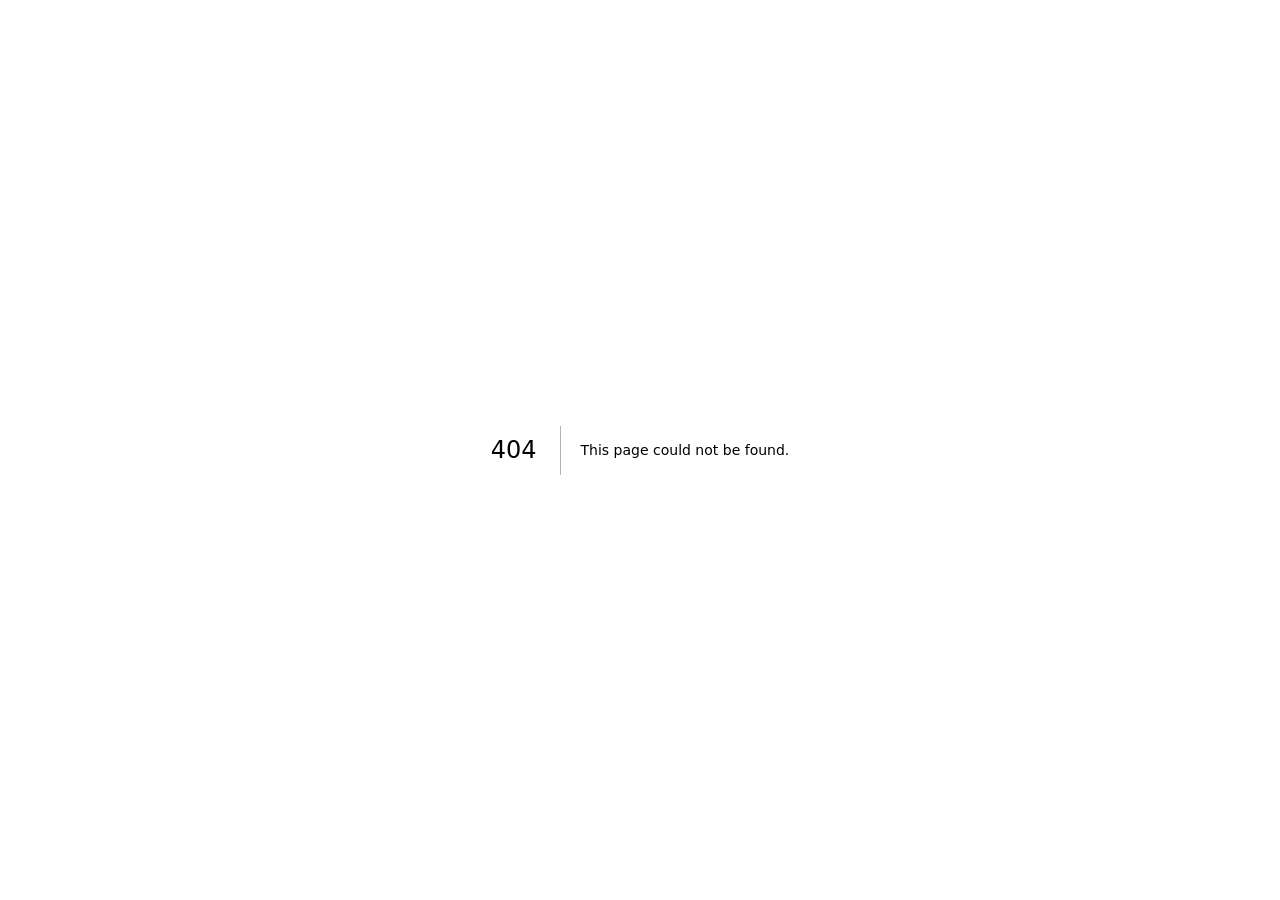
<file: 404/index.html>
<!DOCTYPE html><html lang="en-GB" class="plus_jakarta_sans_cbbbef67-module__Xf24RG__variable antialiased"><head><meta charSet="utf-8"/><meta name="viewport" content="width=device-width, initial-scale=1"/><link rel="stylesheet" href="/_next/static/chunks/3v8_wcqc777_s.css" data-precedence="next"/><link rel="preload" as="script" fetchPriority="low" href="/_next/static/chunks/0jvhpaew_uadu.js"/><script src="/_next/static/chunks/3450qyhportkm.js" async=""></script><script src="/_next/static/chunks/1bkxn6_6bcmga.js" async=""></script><script src="/_next/static/chunks/2rf4jlhk8jejf.js" async=""></script><script src="/_next/static/chunks/turbopack-21v_sw6fs4fwy.js" async=""></script><script src="/_next/static/chunks/44oxwbh__ebkl.js" async="" crossorigin=""></script><link rel="preload" href="https://www.googletagmanager.com/gtag/js?id=AW-18437030751" as="script"/><meta name="robots" content="noindex"/><title>Haus Services — Kitchen &amp; Bathroom Installation in London</title><meta name="description" content="Premium kitchen &amp; bathroom installation across London. Certified fitters, fixed quotes, fully insured. Book your free design consultation."/><meta name="robots" content="index, follow"/><meta property="og:title" content="Haus Services — Kitchen &amp; Bathroom Installation in London"/><meta property="og:description" content="Premium kitchen &amp; bathroom installation across London. Certified fitters, fixed quotes, fully insured. Book your free design consultation."/><meta property="og:site_name" content="Haus Services"/><meta property="og:locale" content="en_GB"/><meta property="og:type" content="website"/><meta name="twitter:card" content="summary"/><meta name="twitter:title" content="Haus Services — Kitchen &amp; Bathroom Installation in London"/><meta name="twitter:description" content="Premium kitchen &amp; bathroom installation across London. Certified fitters, fixed quotes, fully insured. Book your free design consultation."/><link rel="icon" href="/favicon.ico?favicon.2vob68tjqpejf.ico" sizes="256x256" type="image/x-icon"/><link rel="icon" href="/brand/favicon.png"/><link rel="apple-touch-icon" href="/brand/favicon.png"/><meta name="next-size-adjust" content=""/><title>404: This page could not be found.</title><script src="/_next/static/chunks/0cz1d0mv5g_q7.js" noModule=""></script></head><body><div hidden=""><!--$--><!--/$--></div><div style="font-family:system-ui,&quot;Segoe UI&quot;,Roboto,Helvetica,Arial,sans-serif,&quot;Apple Color Emoji&quot;,&quot;Segoe UI Emoji&quot;;height:100vh;text-align:center;display:flex;flex-direction:column;align-items:center;justify-content:center"><div><style>body{color:#000;background:#fff;margin:0}.next-error-h1{border-right:1px solid rgba(0,0,0,.3)}@media (prefers-color-scheme:dark){body{color:#fff;background:#000}.next-error-h1{border-right:1px solid rgba(255,255,255,.3)}}</style><h1 class="next-error-h1" style="display:inline-block;margin:0 20px 0 0;padding:0 23px 0 0;font-size:24px;font-weight:500;vertical-align:top;line-height:49px">404</h1><div style="display:inline-block"><h2 style="font-size:14px;font-weight:400;line-height:49px;margin:0">This page could not be found.</h2></div></div></div><!--$--><!--/$--><script src="/_next/static/chunks/0jvhpaew_uadu.js" id="_R_" async=""></script><script>(self.__next_f=self.__next_f||[]).push([0])</script><script>self.__next_f.push([1,"1:\"$Sreact.fragment\"\n2:I[79520,[\"/_next/static/chunks/44oxwbh__ebkl.js\"],\"\"]\n3:I[39756,[\"/_next/static/chunks/44oxwbh__ebkl.js\"],\"default\"]\n4:I[37457,[\"/_next/static/chunks/44oxwbh__ebkl.js\"],\"default\"]\n5:I[97367,[\"/_next/static/chunks/44oxwbh__ebkl.js\"],\"OutletBoundary\"]\n6:\"$Sreact.suspense\"\n9:I[97367,[\"/_next/static/chunks/44oxwbh__ebkl.js\"],\"ViewportBoundary\"]\nb:I[97367,[\"/_next/static/chunks/44oxwbh__ebkl.js\"],\"MetadataBoundary\"]\nd:I[68027,[\"/_next/static/chunks/44oxwbh__ebkl.js\"],\"default\",1]\n:HL[\"/_next/static/chunks/3v8_wcqc777_s.css\",\"style\"]\n8:X\n0:{\"P\":null,\"c\":[\"\",\"_not-found\",\"\"],\"q\":\"\",\"i\":false,\"f\":[[[\"\",{\"children\":[\"/_not-found\",{\"children\":[\"__PAGE__\",{},\"$undefined\",\"$undefined\",4608]},\"$undefined\",\"$undefined\",4608]},\"$undefined\",\"$undefined\",4624],[[\"$\",\"$1\",\"c\",{\"children\":[[[\"$\",\"link\",\"0\",{\"rel\":\"stylesheet\",\"href\":\"/_next/static/chunks/3v8_wcqc777_s.css\",\"precedence\":\"next\",\"crossOrigin\":\"$undefined\",\"nonce\":\"$undefined\"}],[\"$\",\"script\",\"script-0\",{\"src\":\"/_next/static/chunks/44oxwbh__ebkl.js\",\"async\":true,\"nonce\":\"$undefined\"}]],[\"$\",\"html\",null,{\"lang\":\"en-GB\",\"className\":\"plus_jakarta_sans_cbbbef67-module__Xf24RG__variable antialiased\",\"children\":[\"$\",\"body\",null,{\"children\":[[\"$\",\"$L2\",null,{\"src\":\"https://www.googletagmanager.com/gtag/js?id=AW-18437030751\",\"strategy\":\"afterInteractive\"}],[\"$\",\"$L2\",null,{\"id\":\"gtag-google-ads\",\"strategy\":\"afterInteractive\",\"children\":\"window.dataLayer = window.dataLayer || [];\\nfunction gtag(){dataLayer.push(arguments);}\\ngtag('js', new Date());\\ngtag('config', 'AW-18437030751');\"}],null,[\"$\",\"$L3\",null,{\"parallelRouterKey\":\"children\",\"error\":\"$undefined\",\"errorStyles\":\"$undefined\",\"errorScripts\":\"$undefined\",\"template\":[\"$\",\"$L4\",null,{}],\"templateStyles\":\"$undefined\",\"templateScripts\":\"$undefined\",\"notFound\":[[[\"$\",\"title\",null,{\"children\":\"404: This page could not be found.\"}],[\"$\",\"div\",null,{\"style\":{\"fontFamily\":\"system-ui,\\\"Segoe UI\\\",Roboto,Helvetica,Arial,sans-serif,\\\"Apple Color Emoji\\\",\\\"Segoe UI Emoji\\\"\",\"height\":\"100vh\",\"textAlign\":\"center\",\"display\":\"flex\",\"flexDirection\":\"column\",\"alignItems\":\"center\",\"justifyContent\":\"center\"},\"children\":[\"$\",\"div\",null,{\"children\":[[\"$\",\"style\",null,{\"dangerouslySetInnerHTML\":{\"__html\":\"body{color:#000;background:#fff;margin:0}.next-error-h1{border-right:1px solid rgba(0,0,0,.3)}@media (prefers-color-scheme:dark){body{color:#fff;background:#000}.next-error-h1{border-right:1px solid rgba(255,255,255,.3)}}\"}}],[\"$\",\"h1\",null,{\"className\":\"next-error-h1\",\"style\":{\"display\":\"inline-block\",\"margin\":\"0 20px 0 0\",\"padding\":\"0 23px 0 0\",\"fontSize\":24,\"fontWeight\":500,\"verticalAlign\":\"top\",\"lineHeight\":\"49px\"},\"children\":404}],[\"$\",\"div\",null,{\"style\":{\"display\":\"inline-block\"},\"children\":[\"$\",\"h2\",null,{\"style\":{\"fontSize\":14,\"fontWeight\":400,\"lineHeight\":\"49px\",\"margin\":0},\"children\":\"This page could not be found.\"}]}]]}]}]],[]],\"forbidden\":\"$undefined\",\"unauthorized\":\"$undefined\"}]]}]}]]}],{\"children\":[[\"$\",\"$1\",\"c\",{\"children\":[null,[\"$\",\"$L3\",null,{\"parallelRouterKey\":\"children\",\"error\":\"$undefined\",\"errorStyles\":\"$undefined\",\"errorScripts\":\"$undefined\",\"template\":[\"$\",\"$L4\",null,{}],\"templateStyles\":\"$undefined\",\"templateScripts\":\"$undefined\",\"notFound\":\"$undefined\",\"forbidden\":\"$undefined\",\"unauthorized\":\"$undefined\"}]]}],{\"children\":[[\"$\",\"$1\",\"c\",{\"children\":[[[\"$\",\"title\",null,{\"children\":\"404: This page could not be found.\"}],[\"$\",\"div\",null,{\"style\":\"$0:f:0:1:0:props:children:1:props:children:props:children:3:props:notFound:0:1:props:style\",\"children\":[\"$\",\"div\",null,{\"children\":[[\"$\",\"style\",null,{\"dangerouslySetInnerHTML\":{\"__html\":\"body{color:#000;background:#fff;margin:0}.next-error-h1{border-right:1px solid rgba(0,0,0,.3)}@media (prefers-color-scheme:dark){body{color:#fff;background:#000}.next-error-h1{border-right:1px solid rgba(255,255,255,.3)}}\"}}],[\"$\",\"h1\",null,{\"className\":\"next-error-h1\",\"style\":\"$0:f:0:1:0:props:children:1:props:children:props:children:3:props:notFound:0:1:props:children:props:children:1:props:style\",\"children\":404}],[\"$\",\"div\",null,{\"style\":\"$0:f:0:1:0:props:children:1:props:children:props:children:3:props:notFound:0:1:props:children:props:children:2:props:style\",\"children\":[\"$\",\"h2\",null,{\"style\":\"$0:f:0:1:0:props:children:1:props:children:props:children:3:props:notFound:0:1:props:children:props:children:2:props:children:props:style\",\"children\":\"This page could not be found.\"}]}]]}]}]],null,[\"$\",\"$L5\",null,{\"children\":[\"$\",\"$6\",null,{\"name\":\"Next.MetadataOutlet\",\"children\":\"$@7\"}]}]]}],{},null,false,null]},null,false,\"$8\"]},null,false,null],[\"$\",\"$1\",\"h\",{\"children\":[[\"$\",\"meta\",null,{\"name\":\"robots\",\"content\":\"noindex\"}],[\"$\",\"$L9\",null,{\"children\":\"$La\"}],[\"$\",\"div\",null,{\"hidden\":true,\"children\":[\"$\",\"$Lb\",null,{\"children\":[\"$\",\"$6\",null,{\"name\":\"Next.Metadata\",\"children\":\"$Lc\"}]}]}],[\"$\",\"meta\",null,{\"name\":\"next-size-adjust\",\"content\":\"\"}]]}],false]],\"m\":\"$undefined\",\"G\":[\"$d\",[[\"$\",\"link\",\"0\",{\"rel\":\"stylesheet\",\"href\":\"/_next/static/chunks/3v8_wcqc777_s.css\",\"precedence\":\"next\",\"crossOrigin\":\"$undefined\",\"nonce\":\"$undefined\"}]]],\"S\":true,\"h\":null,\"r\":\"$undefined\",\"s\":\"$undefined\",\"a\":\"$undefined\",\"l\":\"$undefined\",\"p\":\"$undefined\",\"d\":\"$undefined\",\"b\":\"LGCups62XESuR0uzI5aqi\"}\n8:C\na:[[\"$\",\"meta\",\"0\",{\"charSet\":\"utf-8\"}],[\"$\",\"meta\",\"1\",{\"name\":\"viewport\",\"content\":\"width=device-width, initial-scale=1\"}]]\ne:I[27201,[\"/_next/static/chunks/44oxwbh__ebkl.js\"],\"IconMark\"]\n7:null\nc:[[\"$\",\"title\",\"0\",{\"children\":\"Haus Services — Kitchen \u0026 Bathroom Installation in London\"}],[\"$\",\"meta\",\"1\",{\"name\":\"description\",\"content\":\"Premium kitchen \u0026 bathroom installation across London. Certified fitters, fixed quotes, fully insured. Book your free design consultation.\"}],[\"$\",\"meta\",\"2\",{\"name\":\"robots\",\"content\":\"index, follow\"}],[\"$\",\"meta\",\"3\",{\"property\":\"og:title\",\"content\":\"Haus Services — Kitchen \u0026 Bathroom Installation in London\"}],[\"$\",\"meta\",\"4\",{\"property\":\"og:description\",\"content\":\"Premium kitchen \u0026 bathroom installation across London. Certified fitters, fixed quotes, fully insured. Book your free design consultation.\"}],[\"$\",\"meta\",\"5\",{\"property\":\"og:site_name\",\"content\":\"Haus Services\"}],[\"$\",\"meta\",\"6\",{\"property\":\"og:locale\",\"content\":\"en_GB\"}],[\"$\",\"meta\",\"7\",{\"property\":\"og:type\",\"content\":\"website\"}],[\"$\",\"meta\",\"8\",{\"name\":\"twitter:card\",\"content\":\"summary\"}],[\"$\",\"meta\",\"9\",{\"name\":\"twitter:title\",\"content\":\"Haus Services — Kitchen \u0026 Bathroom Installation in London\"}],[\"$\",\"meta\",\"10\",{\"name\":\"twitter:description\",\"content\":\"Premium kitchen \u0026 bathroom installation across London. Certified fitters, fixed quotes, fully insured. Book your free design consultation.\"}],[\"$\",\"link\",\"11\",{\"rel\":\"icon\",\"href\":\"/favicon.ico?favicon.2vob68tjqpejf.ico\",\"sizes\":\"256x256\",\"type\":\"image/x-icon\"}],[\"$\",\"link\",\"12\",{\"rel\":\"icon\",\"href\":\"/brand/favicon.png\"}],[\"$\",\"link\",\"13\",{\"rel\":\"apple-touch-icon\",\"href\":\"/brand/favicon.png\"}],[\"$\",\"$Le\",\"14\",{}]]\n"])</script></body></html>
</file>
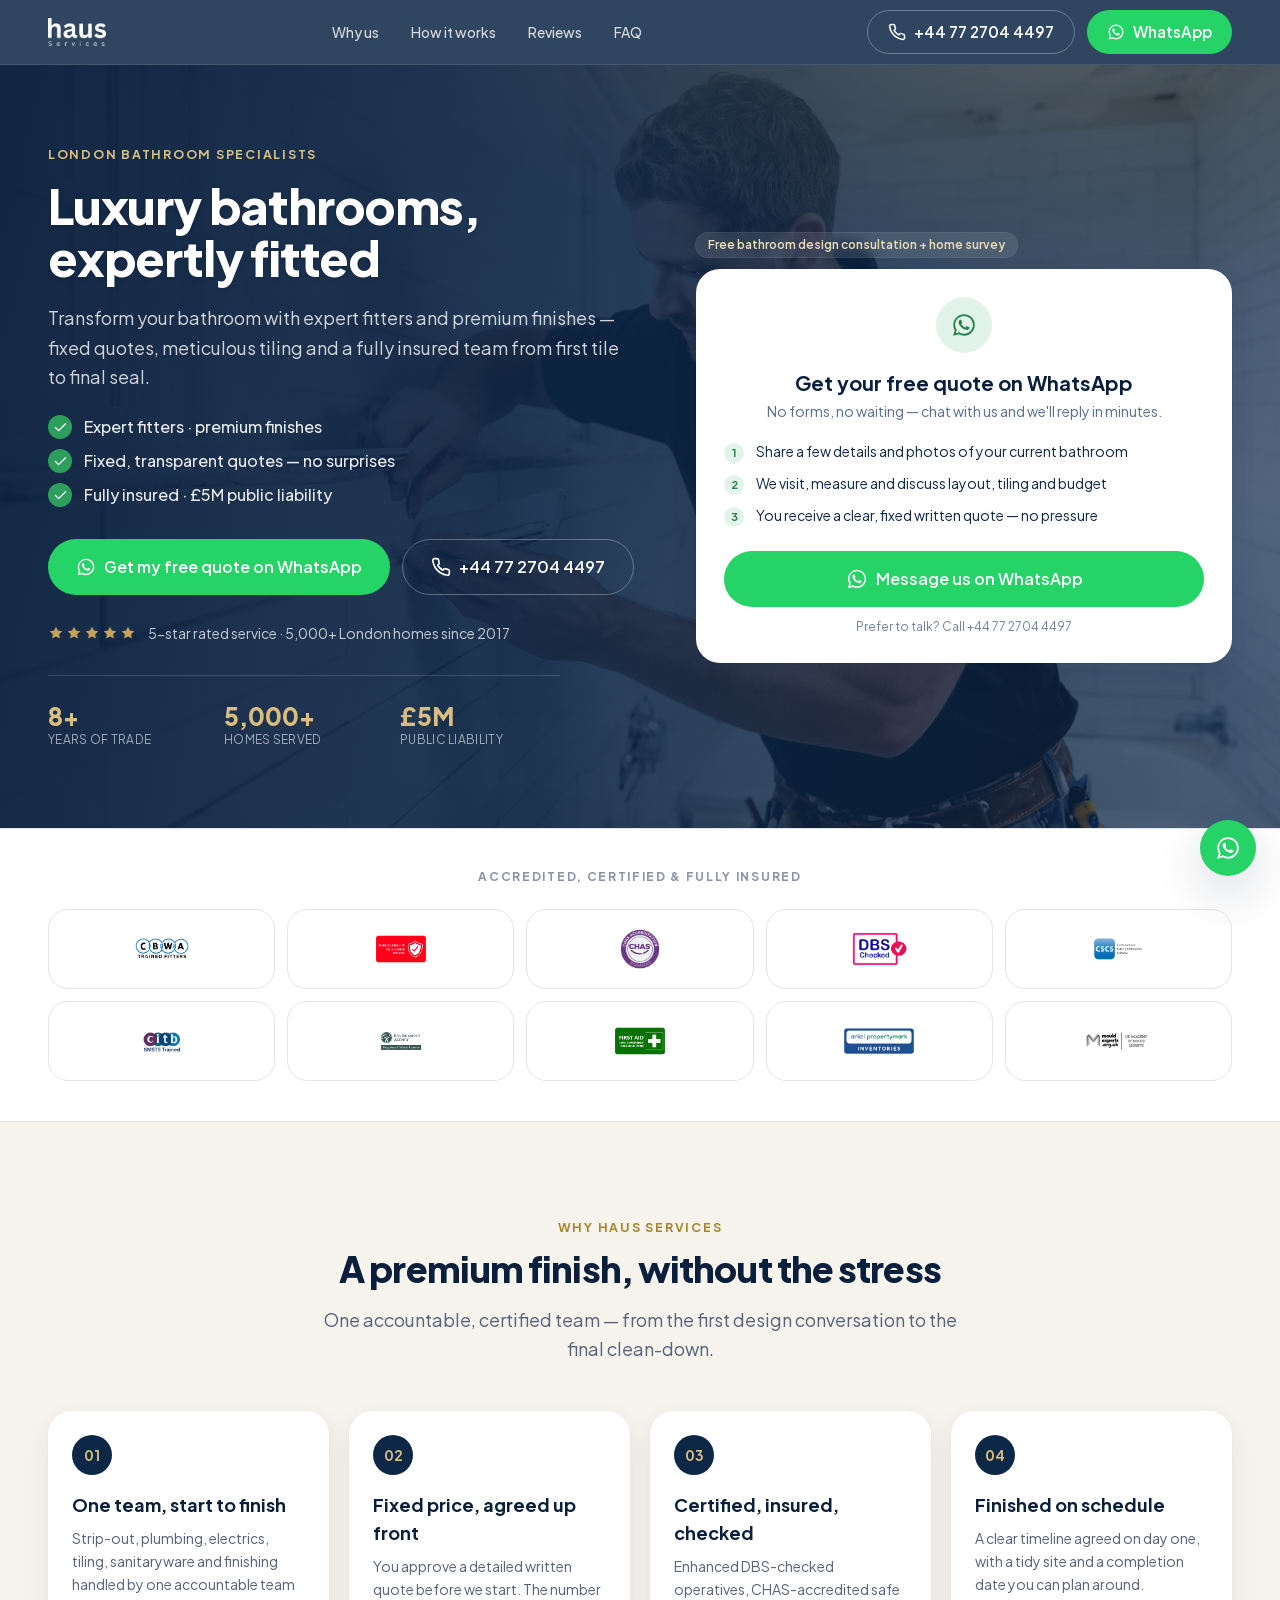
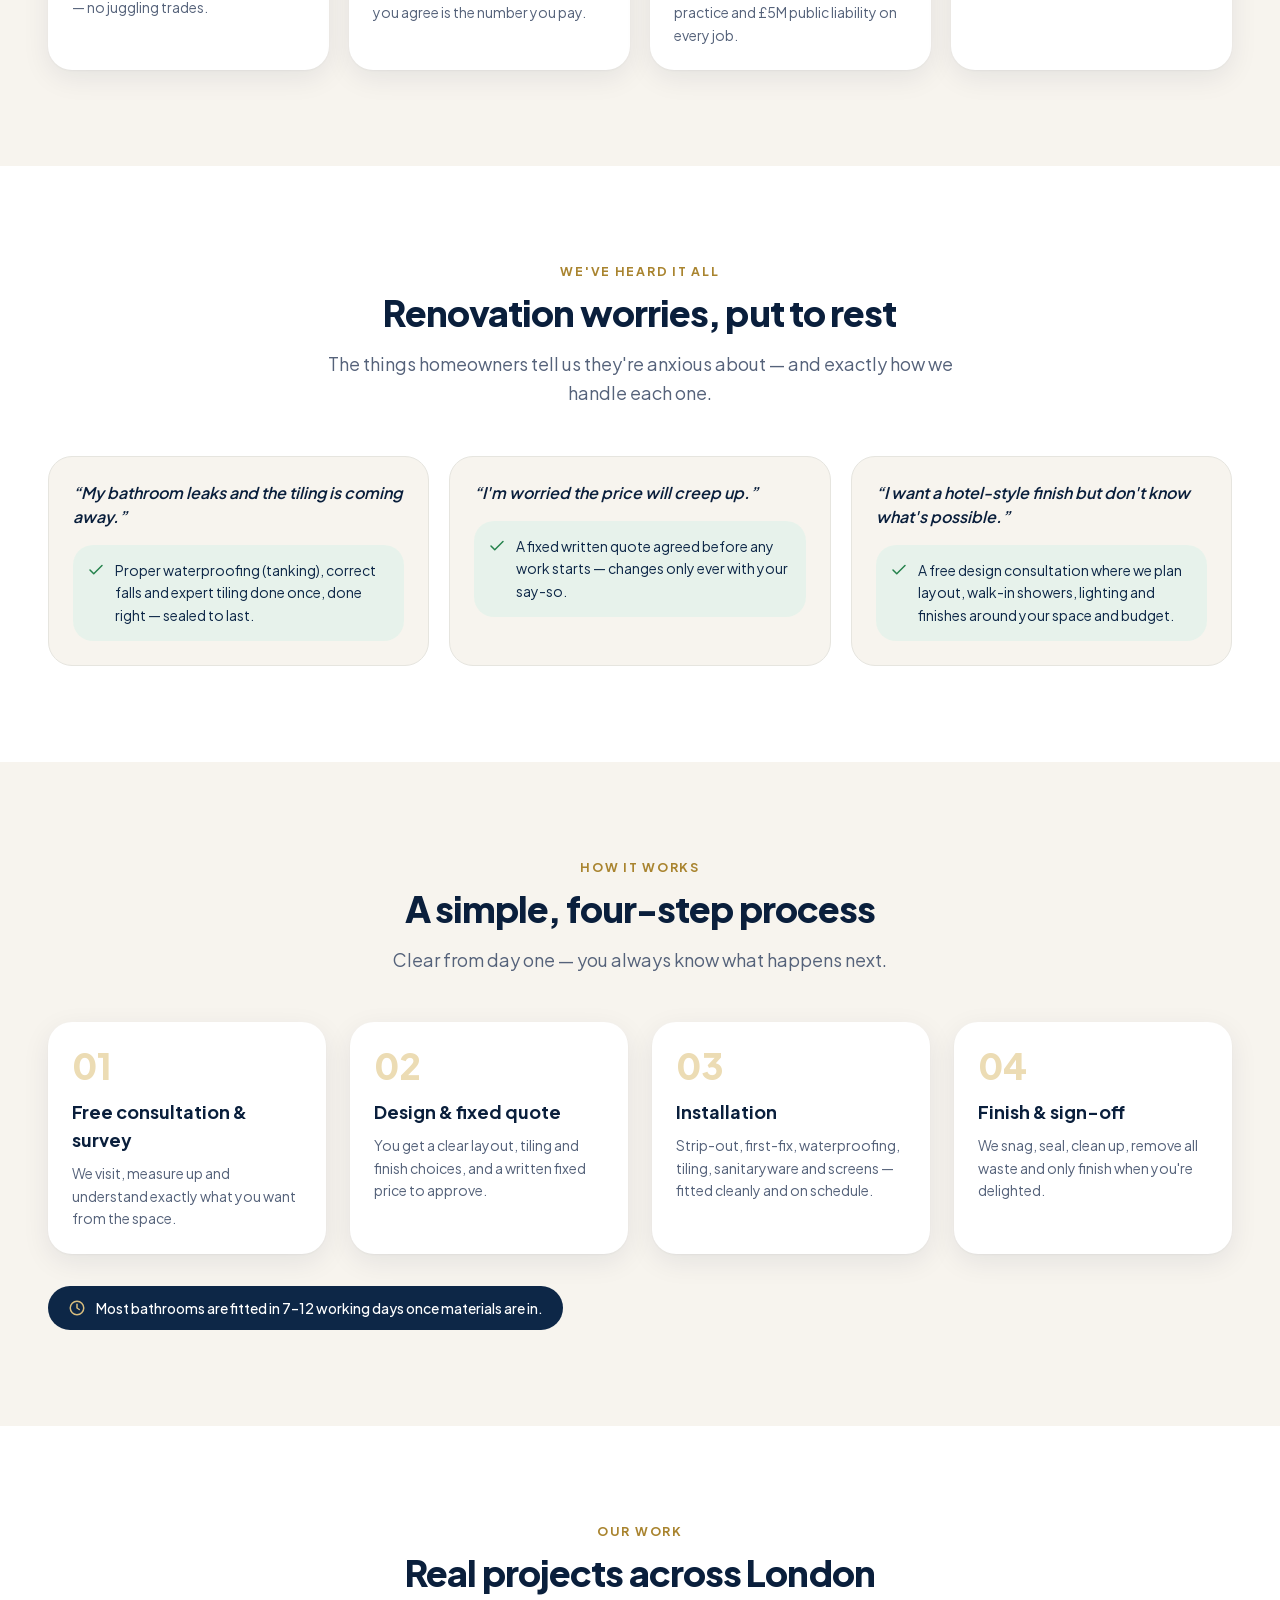
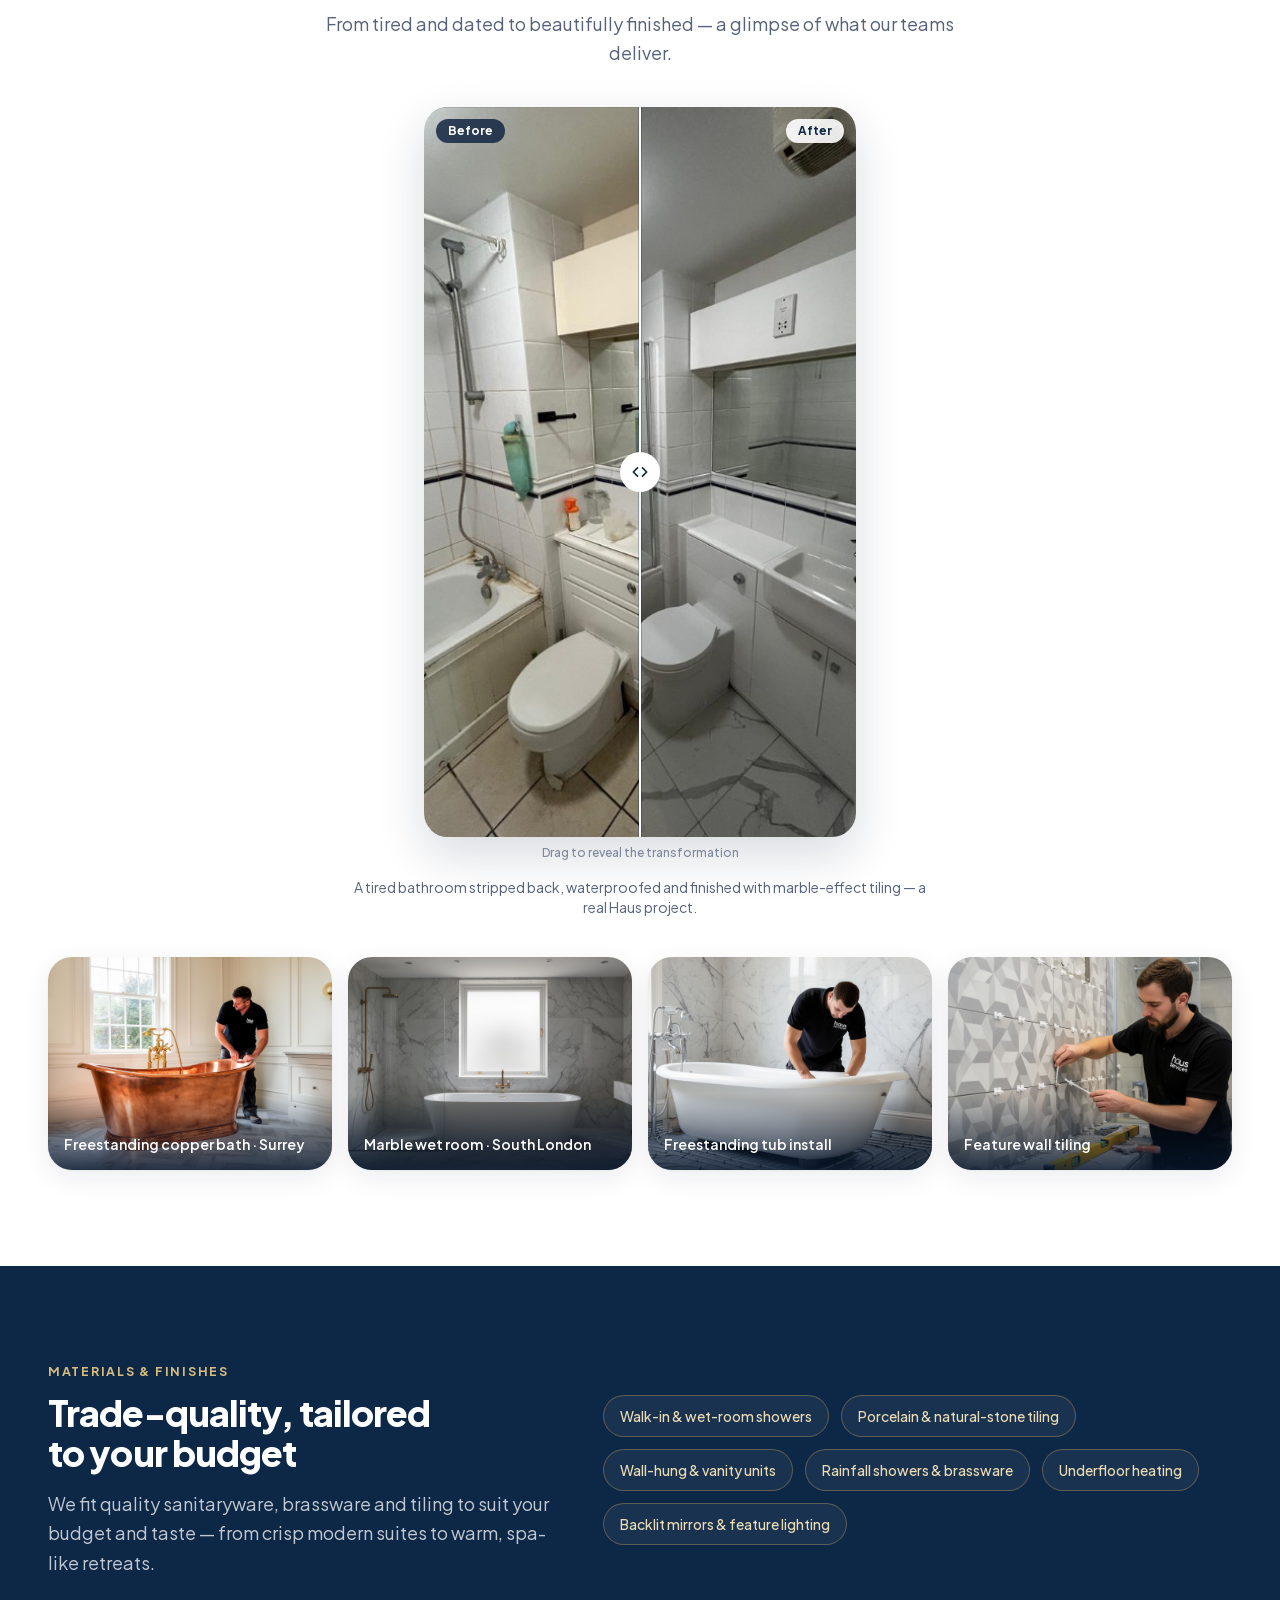
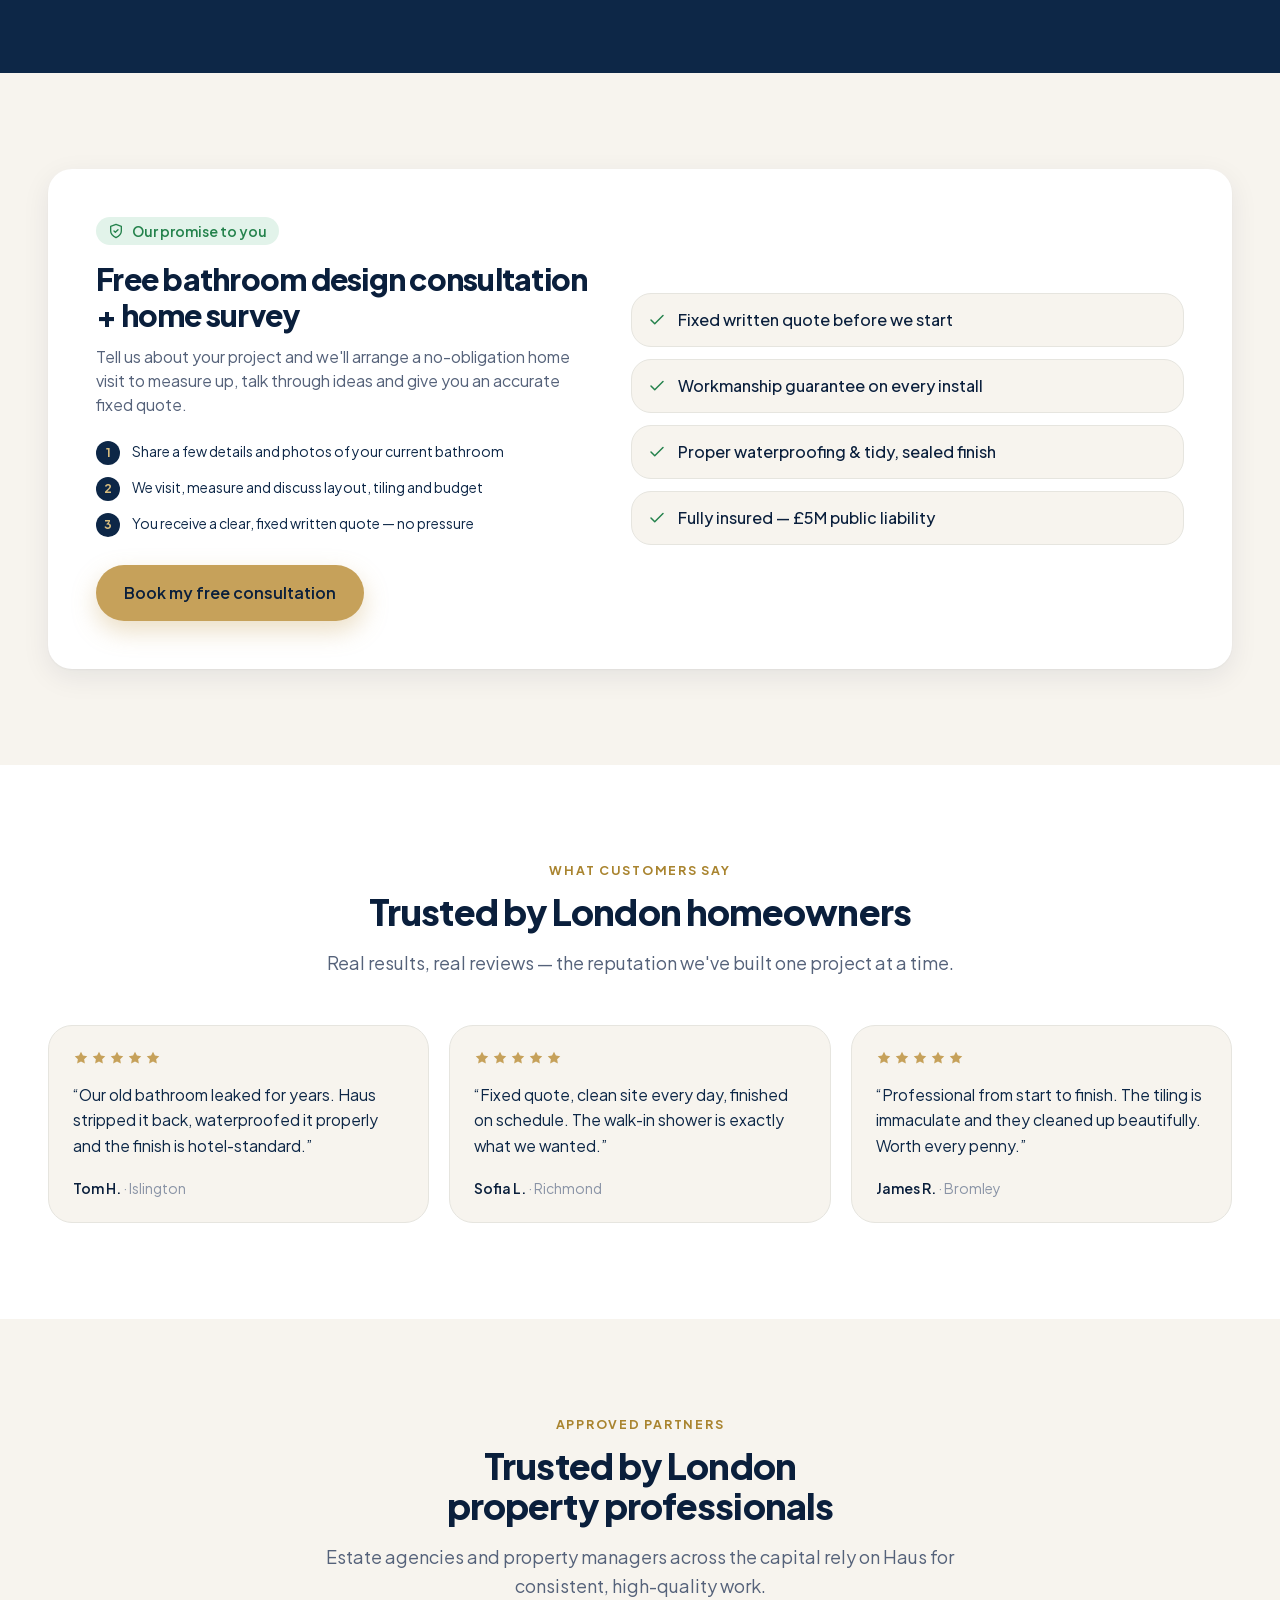
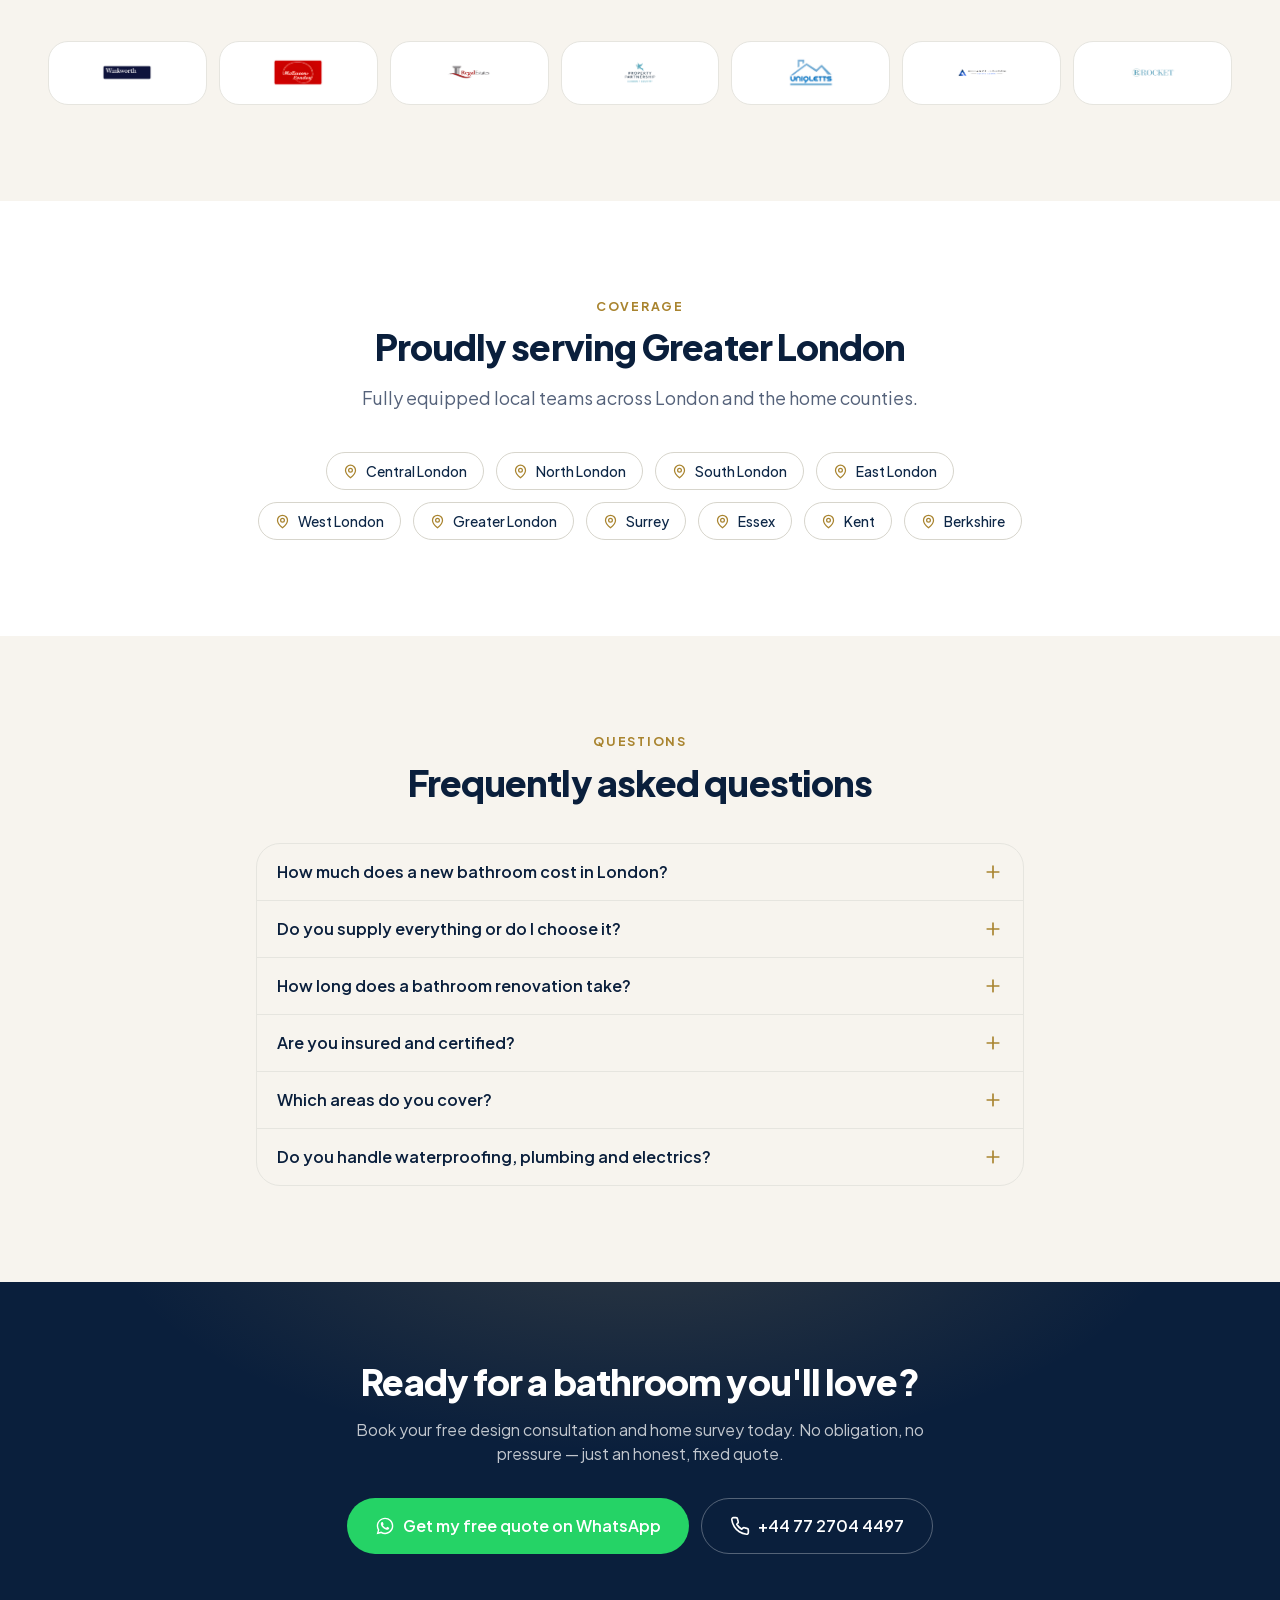
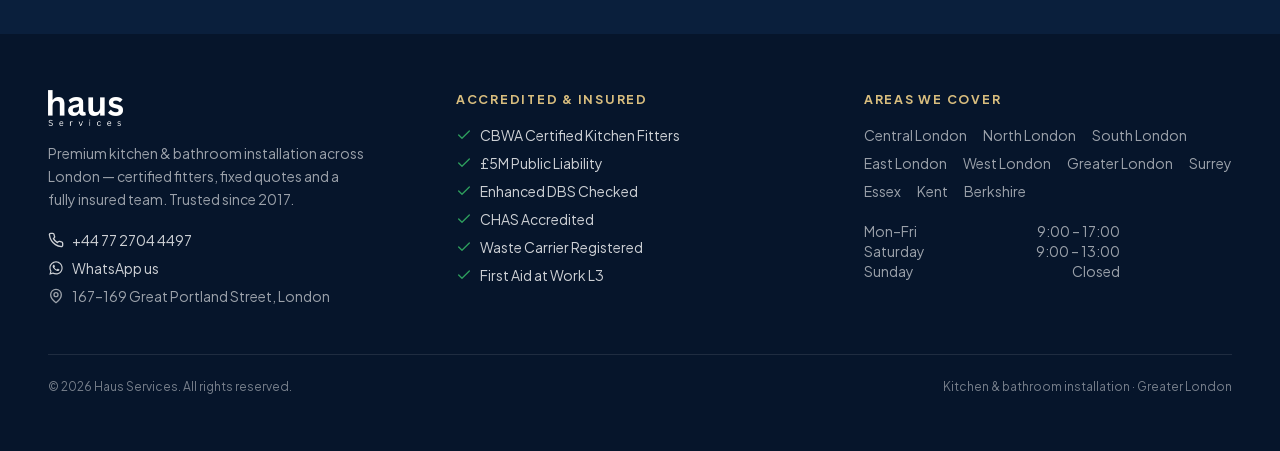
<file: bathrooms/index.html>
<!DOCTYPE html><html lang="en-GB" class="plus_jakarta_sans_cbbbef67-module__Xf24RG__variable antialiased"><head><meta charSet="utf-8"/><meta name="viewport" content="width=device-width, initial-scale=1"/><link rel="preload" href="/_next/static/media/fba5a26ea33df6a3-s.p.18rizl4rsrl42.woff2" as="font" crossorigin="" type="font/woff2"/><link rel="preload" as="image" href="/brand/haus-logo-wordmark.png"/><link rel="preload" as="image" href="/hero/bathroom.jpg"/><link rel="stylesheet" href="/_next/static/chunks/3v8_wcqc777_s.css" data-precedence="next"/><link rel="preload" as="script" fetchPriority="low" href="/_next/static/chunks/0jvhpaew_uadu.js"/><script src="/_next/static/chunks/3450qyhportkm.js" async=""></script><script src="/_next/static/chunks/1bkxn6_6bcmga.js" async=""></script><script src="/_next/static/chunks/2rf4jlhk8jejf.js" async=""></script><script src="/_next/static/chunks/turbopack-21v_sw6fs4fwy.js" async=""></script><script src="/_next/static/chunks/44oxwbh__ebkl.js" async="" crossorigin=""></script><script src="/_next/static/chunks/0uae4bk3u9j4a.js" async="" crossorigin=""></script><link rel="preload" href="https://www.googletagmanager.com/gtag/js?id=AW-18437030751" as="script"/><meta name="next-size-adjust" content=""/><title>Bathroom Renovation &amp; Fitting in London | Haus Services</title><meta name="description" content="Luxury bathroom renovations in London by expert fitters. Full bathroom refurbishment with premium finishes — fixed quotes, fully insured, 8+ years. Book your free design consultation."/><meta name="robots" content="index, follow"/><link rel="canonical" href="https://www.haus-services.pro/bathrooms/"/><meta property="og:title" content="Bathroom Renovation &amp; Fitting in London | Haus Services"/><meta property="og:description" content="Luxury bathroom renovations in London by expert fitters. Full bathroom refurbishment with premium finishes — fixed quotes, fully insured, 8+ years. Book your free design consultation."/><meta property="og:image" content="https://www.haus-services.pro/hero/bathroom.jpg"/><meta name="twitter:card" content="summary_large_image"/><meta name="twitter:title" content="Bathroom Renovation &amp; Fitting in London | Haus Services"/><meta name="twitter:description" content="Luxury bathroom renovations in London by expert fitters. Full bathroom refurbishment with premium finishes — fixed quotes, fully insured, 8+ years. Book your free design consultation."/><meta name="twitter:image" content="https://www.haus-services.pro/hero/bathroom.jpg"/><link rel="icon" href="/favicon.ico?favicon.2vob68tjqpejf.ico" sizes="256x256" type="image/x-icon"/><link rel="icon" href="/brand/favicon.png"/><link rel="apple-touch-icon" href="/brand/favicon.png"/><script src="/_next/static/chunks/0cz1d0mv5g_q7.js" noModule=""></script></head><body><div hidden=""><!--$--><!--/$--></div><script type="application/ld+json">{"@context":"https://schema.org","@type":"LocalBusiness","name":"Haus Services","url":"https://www.haus-services.pro","telephone":"+44 77 2704 4497","email":"hello@haus-services.pro","address":{"@type":"PostalAddress","streetAddress":"167–169 Great Portland Street","addressLocality":"London","addressRegion":"Greater London","addressCountry":"GB"},"areaServed":[{"@type":"Place","name":"Central London"},{"@type":"Place","name":"North London"},{"@type":"Place","name":"South London"},{"@type":"Place","name":"East London"},{"@type":"Place","name":"West London"},{"@type":"Place","name":"Greater London"},{"@type":"Place","name":"Surrey"},{"@type":"Place","name":"Essex"},{"@type":"Place","name":"Kent"},{"@type":"Place","name":"Berkshire"}],"priceRange":"££–£££"}</script><script type="application/ld+json">{"@context":"https://schema.org","@type":"Service","serviceType":"Bathroom renovation","provider":{"@type":"LocalBusiness","name":"Haus Services","url":"https://www.haus-services.pro"},"areaServed":[{"@type":"Place","name":"Central London"},{"@type":"Place","name":"North London"},{"@type":"Place","name":"South London"},{"@type":"Place","name":"East London"},{"@type":"Place","name":"West London"},{"@type":"Place","name":"Greater London"},{"@type":"Place","name":"Surrey"},{"@type":"Place","name":"Essex"},{"@type":"Place","name":"Kent"},{"@type":"Place","name":"Berkshire"}],"description":"Luxury bathroom renovations in London by expert fitters. Full bathroom refurbishment with premium finishes — fixed quotes, fully insured, 8+ years. Book your free design consultation."}</script><script type="application/ld+json">{"@context":"https://schema.org","@type":"FAQPage","mainEntity":[{"@type":"Question","name":"How much does a new bathroom cost in London?","acceptedAnswer":{"@type":"Answer","text":"It depends on size, tiling and sanitaryware, but most of our bathroom projects start from around £5,000 and rise with premium finishes. You'll always get a fixed written quote after your free survey — never a vague estimate."}},{"@type":"Question","name":"Do you supply everything or do I choose it?","acceptedAnswer":{"@type":"Answer","text":"Both. We can supply quality sanitaryware, tiles and brassware, or fit items you've chosen yourself. We'll guide you to the best value options during your consultation."}},{"@type":"Question","name":"How long does a bathroom renovation take?","acceptedAnswer":{"@type":"Answer","text":"Most bathrooms are fitted in 7–12 working days once materials have arrived. We agree a clear timeline with you before starting."}},{"@type":"Question","name":"Are you insured and certified?","acceptedAnswer":{"@type":"Answer","text":"Yes. We're CHAS-accredited with Enhanced DBS-checked operatives and £5M public liability insurance on every job."}},{"@type":"Question","name":"Which areas do you cover?","acceptedAnswer":{"@type":"Answer","text":"All of Greater London plus Surrey, Essex, Kent and Berkshire."}},{"@type":"Question","name":"Do you handle waterproofing, plumbing and electrics?","acceptedAnswer":{"@type":"Answer","text":"Yes — the full fit including tanking/waterproofing, first-fix plumbing and electrics, tiling and finishing, so you deal with one company throughout."}}]}</script><header class="sticky top-0 z-40 bg-navy-800/95 backdrop-blur supports-[backdrop-filter]:bg-navy-800/85 border-b border-white/10"><div class="container-page flex h-16 items-center justify-between gap-4"><a href="#top" class="shrink-0" aria-label="Haus Services home"><img alt="Haus Services" width="598" height="288" decoding="async" data-nimg="1" class="h-7 w-auto" style="color:transparent" src="/brand/haus-logo-wordmark.png"/></a><nav class="hidden lg:flex items-center gap-8 text-sm font-medium text-white/80"><a href="#why" class="hover:text-white transition-colors">Why us</a><a href="#process" class="hover:text-white transition-colors">How it works</a><a href="#reviews" class="hover:text-white transition-colors">Reviews</a><a href="#faq" class="hover:text-white transition-colors">FAQ</a></nav><div class="flex items-center gap-3"><a href="tel:+447727044497" class="inline-flex items-center justify-center gap-2 rounded-full font-semibold transition-colors focus-visible:outline-none focus-visible:ring-2 focus-visible:ring-gold-400 focus-visible:ring-offset-2 border border-white/30 text-white hover:bg-white/10 h-11 px-5 text-[0.95rem] hidden sm:inline-flex"><svg width="18" height="18" viewBox="0 0 24 24" fill="none" stroke="currentColor" stroke-width="2" stroke-linecap="round" stroke-linejoin="round"><path d="M22 16.92v3a2 2 0 0 1-2.18 2 19.79 19.79 0 0 1-8.63-3.07 19.5 19.5 0 0 1-6-6 19.79 19.79 0 0 1-3.07-8.67A2 2 0 0 1 4.11 2h3a2 2 0 0 1 2 1.72c.13.96.36 1.9.7 2.81a2 2 0 0 1-.45 2.11L8.09 9.91a16 16 0 0 0 6 6l1.27-1.27a2 2 0 0 1 2.11-.45c.9.34 1.85.57 2.81.7A2 2 0 0 1 22 16.92Z"></path></svg><span class="font-semibold">+44 77 2704 4497</span></a><a href="https://wa.me/447727044497?text=Hi%20Haus%20Services%2C%20I&#x27;d%20like%20a%20free%20quote%20for%20a%20bathroom%20project." class="inline-flex items-center justify-center gap-2 rounded-full font-semibold transition-colors focus-visible:outline-none focus-visible:ring-2 focus-visible:ring-gold-400 focus-visible:ring-offset-2 bg-whatsapp text-white hover:bg-whatsapp-dark h-11 px-5 text-[0.95rem] " target="_blank" rel="noopener"><svg width="18" height="18" viewBox="0 0 24 24" fill="currentColor" stroke="currentColor" stroke-width="0" stroke-linecap="round" stroke-linejoin="round"><path d="M12.04 2C6.58 2 2.13 6.45 2.13 11.91c0 1.75.46 3.45 1.32 4.95L2 22l5.25-1.38a9.9 9.9 0 0 0 4.79 1.22h.01c5.46 0 9.9-4.45 9.9-9.91 0-2.65-1.03-5.14-2.9-7.01A9.82 9.82 0 0 0 12.04 2Zm0 18.02h-.01a8.2 8.2 0 0 1-4.19-1.15l-.3-.18-3.11.82.83-3.04-.2-.31a8.2 8.2 0 0 1-1.26-4.35c0-4.54 3.7-8.23 8.24-8.23 2.2 0 4.27.86 5.82 2.42a8.18 8.18 0 0 1 2.41 5.82c0 4.54-3.69 8.23-8.23 8.23Zm4.52-6.16c-.25-.12-1.47-.72-1.69-.81-.23-.08-.39-.12-.56.13-.16.24-.64.8-.79.97-.14.16-.29.18-.54.06-.25-.12-1.05-.39-1.99-1.23-.74-.66-1.23-1.47-1.38-1.72-.14-.25-.01-.38.11-.5.11-.11.25-.29.37-.43.13-.15.17-.25.25-.41.08-.16.04-.31-.02-.43-.06-.12-.56-1.34-.76-1.84-.2-.48-.4-.42-.56-.43l-.48-.01c-.16 0-.43.06-.66.31-.23.25-.86.85-.86 2.07 0 1.22.89 2.4 1.01 2.56.12.16 1.75 2.67 4.23 3.74.59.26 1.05.41 1.41.52.59.19 1.13.16 1.56.1.48-.07 1.47-.6 1.68-1.18.21-.58.21-1.07.14-1.18-.06-.11-.22-.17-.47-.29Z"></path></svg>WhatsApp</a></div></div></header><main class="pb-20 lg:pb-0"><section id="top" class="relative overflow-hidden bg-navy-900 text-white"><img alt="" decoding="async" data-nimg="fill" class="object-cover object-center" style="position:absolute;height:100%;width:100%;left:0;top:0;right:0;bottom:0;color:transparent" src="/hero/bathroom.jpg"/><div class="absolute inset-0" style="background-image:radial-gradient(1100px 460px at 82% -8%, rgba(198,161,90,0.20), transparent 60%), linear-gradient(105deg, rgba(10,31,60,0.97) 0%, rgba(13,39,71,0.9) 45%, rgba(13,39,71,0.66) 100%)"></div><div class="container-page relative z-10 grid gap-10 py-14 md:py-20 lg:grid-cols-[1.05fr_0.95fr] lg:gap-14 lg:items-center"><div><p class="eyebrow text-gold-400">London Bathroom Specialists</p><h1 class="mt-4 text-4xl font-extrabold leading-[1.08] tracking-tight text-balance sm:text-5xl drop-shadow-sm">Luxury bathrooms, expertly fitted</h1><p class="mt-5 max-w-xl text-lg leading-relaxed text-white/80">Transform your bathroom with expert fitters and premium finishes — fixed quotes, meticulous tiling and a fully insured team from first tile to final seal.</p><ul class="mt-6 grid gap-2.5"><li class="flex items-center gap-3 text-white/90"><span class="flex h-6 w-6 shrink-0 items-center justify-center rounded-full bg-brand-500 text-white"><svg width="15" height="15" viewBox="0 0 24 24" fill="none" stroke="currentColor" stroke-width="2" stroke-linecap="round" stroke-linejoin="round"><path d="M20 6 9 17l-5-5"></path></svg></span><span class="font-medium">Expert fitters · premium finishes</span></li><li class="flex items-center gap-3 text-white/90"><span class="flex h-6 w-6 shrink-0 items-center justify-center rounded-full bg-brand-500 text-white"><svg width="15" height="15" viewBox="0 0 24 24" fill="none" stroke="currentColor" stroke-width="2" stroke-linecap="round" stroke-linejoin="round"><path d="M20 6 9 17l-5-5"></path></svg></span><span class="font-medium">Fixed, transparent quotes — no surprises</span></li><li class="flex items-center gap-3 text-white/90"><span class="flex h-6 w-6 shrink-0 items-center justify-center rounded-full bg-brand-500 text-white"><svg width="15" height="15" viewBox="0 0 24 24" fill="none" stroke="currentColor" stroke-width="2" stroke-linecap="round" stroke-linejoin="round"><path d="M20 6 9 17l-5-5"></path></svg></span><span class="font-medium">Fully insured · £5M public liability</span></li></ul><div class="mt-8 flex flex-wrap items-center gap-3"><a href="https://wa.me/447727044497?text=Hi%20Haus%20Services%2C%20I&#x27;d%20like%20a%20free%20quote%20for%20a%20bathroom%20project." class="inline-flex items-center justify-center gap-2 rounded-full font-semibold transition-colors focus-visible:outline-none focus-visible:ring-2 focus-visible:ring-gold-400 focus-visible:ring-offset-2 bg-whatsapp text-white hover:bg-whatsapp-dark h-14 px-7 text-base " target="_blank" rel="noopener"><svg width="20" height="20" viewBox="0 0 24 24" fill="currentColor" stroke="currentColor" stroke-width="0" stroke-linecap="round" stroke-linejoin="round"><path d="M12.04 2C6.58 2 2.13 6.45 2.13 11.91c0 1.75.46 3.45 1.32 4.95L2 22l5.25-1.38a9.9 9.9 0 0 0 4.79 1.22h.01c5.46 0 9.9-4.45 9.9-9.91 0-2.65-1.03-5.14-2.9-7.01A9.82 9.82 0 0 0 12.04 2Zm0 18.02h-.01a8.2 8.2 0 0 1-4.19-1.15l-.3-.18-3.11.82.83-3.04-.2-.31a8.2 8.2 0 0 1-1.26-4.35c0-4.54 3.7-8.23 8.24-8.23 2.2 0 4.27.86 5.82 2.42a8.18 8.18 0 0 1 2.41 5.82c0 4.54-3.69 8.23-8.23 8.23Zm4.52-6.16c-.25-.12-1.47-.72-1.69-.81-.23-.08-.39-.12-.56.13-.16.24-.64.8-.79.97-.14.16-.29.18-.54.06-.25-.12-1.05-.39-1.99-1.23-.74-.66-1.23-1.47-1.38-1.72-.14-.25-.01-.38.11-.5.11-.11.25-.29.37-.43.13-.15.17-.25.25-.41.08-.16.04-.31-.02-.43-.06-.12-.56-1.34-.76-1.84-.2-.48-.4-.42-.56-.43l-.48-.01c-.16 0-.43.06-.66.31-.23.25-.86.85-.86 2.07 0 1.22.89 2.4 1.01 2.56.12.16 1.75 2.67 4.23 3.74.59.26 1.05.41 1.41.52.59.19 1.13.16 1.56.1.48-.07 1.47-.6 1.68-1.18.21-.58.21-1.07.14-1.18-.06-.11-.22-.17-.47-.29Z"></path></svg>Get my free quote on WhatsApp</a><a href="tel:+447727044497" class="inline-flex items-center justify-center gap-2 rounded-full font-semibold transition-colors focus-visible:outline-none focus-visible:ring-2 focus-visible:ring-gold-400 focus-visible:ring-offset-2 border border-white/30 text-white hover:bg-white/10 h-14 px-7 text-base "><svg width="20" height="20" viewBox="0 0 24 24" fill="none" stroke="currentColor" stroke-width="2" stroke-linecap="round" stroke-linejoin="round"><path d="M22 16.92v3a2 2 0 0 1-2.18 2 19.79 19.79 0 0 1-8.63-3.07 19.5 19.5 0 0 1-6-6 19.79 19.79 0 0 1-3.07-8.67A2 2 0 0 1 4.11 2h3a2 2 0 0 1 2 1.72c.13.96.36 1.9.7 2.81a2 2 0 0 1-.45 2.11L8.09 9.91a16 16 0 0 0 6 6l1.27-1.27a2 2 0 0 1 2.11-.45c.9.34 1.85.57 2.81.7A2 2 0 0 1 22 16.92Z"></path></svg>+44 77 2704 4497</a></div><div class="mt-7 flex items-center gap-3 text-sm text-white/75"><span class="inline-flex items-center gap-0.5 text-gold-500 " aria-hidden="true"><svg width="16" height="16" viewBox="0 0 24 24" fill="currentColor" stroke="currentColor" stroke-width="0" stroke-linecap="round" stroke-linejoin="round"><path d="M12 2.5l2.9 5.9 6.5.9-4.7 4.6 1.1 6.5-5.8-3-5.8 3 1.1-6.5L2.6 9.3l6.5-.9L12 2.5Z"></path></svg><svg width="16" height="16" viewBox="0 0 24 24" fill="currentColor" stroke="currentColor" stroke-width="0" stroke-linecap="round" stroke-linejoin="round"><path d="M12 2.5l2.9 5.9 6.5.9-4.7 4.6 1.1 6.5-5.8-3-5.8 3 1.1-6.5L2.6 9.3l6.5-.9L12 2.5Z"></path></svg><svg width="16" height="16" viewBox="0 0 24 24" fill="currentColor" stroke="currentColor" stroke-width="0" stroke-linecap="round" stroke-linejoin="round"><path d="M12 2.5l2.9 5.9 6.5.9-4.7 4.6 1.1 6.5-5.8-3-5.8 3 1.1-6.5L2.6 9.3l6.5-.9L12 2.5Z"></path></svg><svg width="16" height="16" viewBox="0 0 24 24" fill="currentColor" stroke="currentColor" stroke-width="0" stroke-linecap="round" stroke-linejoin="round"><path d="M12 2.5l2.9 5.9 6.5.9-4.7 4.6 1.1 6.5-5.8-3-5.8 3 1.1-6.5L2.6 9.3l6.5-.9L12 2.5Z"></path></svg><svg width="16" height="16" viewBox="0 0 24 24" fill="currentColor" stroke="currentColor" stroke-width="0" stroke-linecap="round" stroke-linejoin="round"><path d="M12 2.5l2.9 5.9 6.5.9-4.7 4.6 1.1 6.5-5.8-3-5.8 3 1.1-6.5L2.6 9.3l6.5-.9L12 2.5Z"></path></svg></span><span>5-star rated service · <!-- -->5,000+<!-- --> London homes since <!-- -->2017</span></div><div class="mt-8 grid max-w-lg grid-cols-3 gap-4 border-t border-white/15 pt-6"><div><div class="text-2xl font-extrabold text-gold-400">8+</div><div class="text-xs uppercase tracking-wide text-white/60">years of trade</div></div><div><div class="text-2xl font-extrabold text-gold-400">5,000+</div><div class="text-xs uppercase tracking-wide text-white/60">homes served</div></div><div><div class="text-2xl font-extrabold text-gold-400">£5M</div><div class="text-xs uppercase tracking-wide text-white/60">public liability</div></div></div></div><div id="quote" class="scroll-mt-24"><div class="mb-3 inline-flex items-center gap-2 rounded-full bg-white/10 px-3 py-1 text-xs font-semibold text-gold-300 ring-1 ring-white/15 backdrop-blur">Free bathroom design consultation + home survey</div><div class="rounded-2xl bg-paper p-6 sm:p-7 shadow-card"><div class="mx-auto flex h-14 w-14 items-center justify-center rounded-full bg-brand-100 text-brand-600"><svg width="26" height="26" viewBox="0 0 24 24" fill="currentColor" stroke="currentColor" stroke-width="0" stroke-linecap="round" stroke-linejoin="round"><path d="M12.04 2C6.58 2 2.13 6.45 2.13 11.91c0 1.75.46 3.45 1.32 4.95L2 22l5.25-1.38a9.9 9.9 0 0 0 4.79 1.22h.01c5.46 0 9.9-4.45 9.9-9.91 0-2.65-1.03-5.14-2.9-7.01A9.82 9.82 0 0 0 12.04 2Zm0 18.02h-.01a8.2 8.2 0 0 1-4.19-1.15l-.3-.18-3.11.82.83-3.04-.2-.31a8.2 8.2 0 0 1-1.26-4.35c0-4.54 3.7-8.23 8.24-8.23 2.2 0 4.27.86 5.82 2.42a8.18 8.18 0 0 1 2.41 5.82c0 4.54-3.69 8.23-8.23 8.23Zm4.52-6.16c-.25-.12-1.47-.72-1.69-.81-.23-.08-.39-.12-.56.13-.16.24-.64.8-.79.97-.14.16-.29.18-.54.06-.25-.12-1.05-.39-1.99-1.23-.74-.66-1.23-1.47-1.38-1.72-.14-.25-.01-.38.11-.5.11-.11.25-.29.37-.43.13-.15.17-.25.25-.41.08-.16.04-.31-.02-.43-.06-.12-.56-1.34-.76-1.84-.2-.48-.4-.42-.56-.43l-.48-.01c-.16 0-.43.06-.66.31-.23.25-.86.85-.86 2.07 0 1.22.89 2.4 1.01 2.56.12.16 1.75 2.67 4.23 3.74.59.26 1.05.41 1.41.52.59.19 1.13.16 1.56.1.48-.07 1.47-.6 1.68-1.18.21-.58.21-1.07.14-1.18-.06-.11-.22-.17-.47-.29Z"></path></svg></div><h2 class="mt-4 text-center text-xl font-bold text-navy-900">Get your free quote on WhatsApp</h2><p class="mt-1 text-center text-sm text-navy-700/70">No forms, no waiting — chat with us and we&#x27;ll reply in minutes.</p><ul class="mt-5 grid gap-2.5"><li class="flex items-start gap-3 text-sm text-navy-800"><span class="mt-0.5 flex h-5 w-5 shrink-0 items-center justify-center rounded-full bg-brand-100 text-[11px] font-bold text-brand-600">1</span><span>Share a few details and photos of your current bathroom</span></li><li class="flex items-start gap-3 text-sm text-navy-800"><span class="mt-0.5 flex h-5 w-5 shrink-0 items-center justify-center rounded-full bg-brand-100 text-[11px] font-bold text-brand-600">2</span><span>We visit, measure and discuss layout, tiling and budget</span></li><li class="flex items-start gap-3 text-sm text-navy-800"><span class="mt-0.5 flex h-5 w-5 shrink-0 items-center justify-center rounded-full bg-brand-100 text-[11px] font-bold text-brand-600">3</span><span>You receive a clear, fixed written quote — no pressure</span></li></ul><a href="https://wa.me/447727044497?text=Hi%20Haus%20Services%2C%20I&#x27;d%20like%20a%20free%20quote%20for%20a%20bathroom%20project." class="inline-flex items-center justify-center gap-2 rounded-full font-semibold transition-colors focus-visible:outline-none focus-visible:ring-2 focus-visible:ring-gold-400 focus-visible:ring-offset-2 bg-whatsapp text-white hover:bg-whatsapp-dark h-14 px-7 text-base mt-6 w-full justify-center" target="_blank" rel="noopener"><svg width="22" height="22" viewBox="0 0 24 24" fill="currentColor" stroke="currentColor" stroke-width="0" stroke-linecap="round" stroke-linejoin="round"><path d="M12.04 2C6.58 2 2.13 6.45 2.13 11.91c0 1.75.46 3.45 1.32 4.95L2 22l5.25-1.38a9.9 9.9 0 0 0 4.79 1.22h.01c5.46 0 9.9-4.45 9.9-9.91 0-2.65-1.03-5.14-2.9-7.01A9.82 9.82 0 0 0 12.04 2Zm0 18.02h-.01a8.2 8.2 0 0 1-4.19-1.15l-.3-.18-3.11.82.83-3.04-.2-.31a8.2 8.2 0 0 1-1.26-4.35c0-4.54 3.7-8.23 8.24-8.23 2.2 0 4.27.86 5.82 2.42a8.18 8.18 0 0 1 2.41 5.82c0 4.54-3.69 8.23-8.23 8.23Zm4.52-6.16c-.25-.12-1.47-.72-1.69-.81-.23-.08-.39-.12-.56.13-.16.24-.64.8-.79.97-.14.16-.29.18-.54.06-.25-.12-1.05-.39-1.99-1.23-.74-.66-1.23-1.47-1.38-1.72-.14-.25-.01-.38.11-.5.11-.11.25-.29.37-.43.13-.15.17-.25.25-.41.08-.16.04-.31-.02-.43-.06-.12-.56-1.34-.76-1.84-.2-.48-.4-.42-.56-.43l-.48-.01c-.16 0-.43.06-.66.31-.23.25-.86.85-.86 2.07 0 1.22.89 2.4 1.01 2.56.12.16 1.75 2.67 4.23 3.74.59.26 1.05.41 1.41.52.59.19 1.13.16 1.56.1.48-.07 1.47-.6 1.68-1.18.21-.58.21-1.07.14-1.18-.06-.11-.22-.17-.47-.29Z"></path></svg> Message us on WhatsApp</a><p class="mt-3 text-center text-xs text-navy-700/60">Prefer to talk? Call <!-- -->+44 77 2704 4497</p></div></div></div></section><section class="bg-paper border-y border-line"><div class="container-page py-10"><p class="text-center text-xs font-bold uppercase tracking-[0.14em] text-ink-faint">Accredited, certified &amp; fully insured</p><div class="mt-6 grid grid-cols-2 gap-3 sm:grid-cols-3 lg:grid-cols-5"><div class="flex h-20 items-center justify-center rounded-xl border border-line bg-white px-4" title="CBWA Certified Kitchen Fitters"><img alt="CBWA Certified Kitchen Fitters" loading="lazy" width="200" height="133" decoding="async" data-nimg="1" class="max-h-12 w-auto object-contain" style="color:transparent" src="/accreditations/cbwa-trained-fitters.png"/></div><div class="flex h-20 items-center justify-center rounded-xl border border-line bg-white px-4" title="£5M Public Liability Insured"><img alt="£5M Public Liability Insured" loading="lazy" width="200" height="133" decoding="async" data-nimg="1" class="max-h-12 w-auto object-contain" style="color:transparent" src="/accreditations/public-liability.png"/></div><div class="flex h-20 items-center justify-center rounded-xl border border-line bg-white px-4" title="CHAS Accredited"><img alt="CHAS Accredited" loading="lazy" width="200" height="133" decoding="async" data-nimg="1" class="max-h-12 w-auto object-contain" style="color:transparent" src="/accreditations/chas-standard.png"/></div><div class="flex h-20 items-center justify-center rounded-xl border border-line bg-white px-4" title="Enhanced DBS Checked"><img alt="Enhanced DBS Checked" loading="lazy" width="200" height="133" decoding="async" data-nimg="1" class="max-h-12 w-auto object-contain" style="color:transparent" src="/accreditations/dbs-checked.png"/></div><div class="flex h-20 items-center justify-center rounded-xl border border-line bg-white px-4" title="CSCS Card Holders"><img alt="CSCS Card Holders" loading="lazy" width="200" height="133" decoding="async" data-nimg="1" class="max-h-12 w-auto object-contain" style="color:transparent" src="/accreditations/cscs.png"/></div><div class="flex h-20 items-center justify-center rounded-xl border border-line bg-white px-4" title="CITB SMSTS Trained"><img alt="CITB SMSTS Trained" loading="lazy" width="200" height="133" decoding="async" data-nimg="1" class="max-h-12 w-auto object-contain" style="color:transparent" src="/accreditations/smsts.png"/></div><div class="flex h-20 items-center justify-center rounded-xl border border-line bg-white px-4" title="Waste Carrier Registered"><img alt="Waste Carrier Registered" loading="lazy" width="200" height="133" decoding="async" data-nimg="1" class="max-h-12 w-auto object-contain" style="color:transparent" src="/accreditations/waste-carrier.png"/></div><div class="flex h-20 items-center justify-center rounded-xl border border-line bg-white px-4" title="First Aid at Work Level 3"><img alt="First Aid at Work Level 3" loading="lazy" width="200" height="133" decoding="async" data-nimg="1" class="max-h-12 w-auto object-contain" style="color:transparent" src="/accreditations/first-aid.png"/></div><div class="flex h-20 items-center justify-center rounded-xl border border-line bg-white px-4" title="ARLA Propertymark Inventories"><img alt="ARLA Propertymark Inventories" loading="lazy" width="200" height="133" decoding="async" data-nimg="1" class="max-h-12 w-auto object-contain" style="color:transparent" src="/accreditations/arla-inventory.png"/></div><div class="flex h-20 items-center justify-center rounded-xl border border-line bg-white px-4" title="Mould Experts UK"><img alt="Mould Experts UK" loading="lazy" width="200" height="133" decoding="async" data-nimg="1" class="max-h-12 w-auto object-contain" style="color:transparent" src="/accreditations/mould-experts.png"/></div></div></div></section><section id="why" class="bg-cream text-ink py-16 md:py-24 "><div class="container-page"><div class="text-center mx-auto max-w-2xl "><p class="eyebrow text-gold-600">Why Haus Services</p><h2 class="mt-3 text-3xl md:text-4xl font-extrabold tracking-tight text-balance text-navy-900">A premium finish, without the stress</h2><p class="mt-4 text-lg leading-relaxed text-ink-soft">One accountable, certified team — from the first design conversation to the final clean-down.</p></div><div class="mt-12 grid gap-5 sm:grid-cols-2 lg:grid-cols-4"><div class="rounded-2xl bg-paper p-6 shadow-card"><div class="flex h-10 w-10 items-center justify-center rounded-full bg-navy-800 text-sm font-bold text-gold-400">01</div><h3 class="mt-4 text-lg font-bold text-navy-900">One team, start to finish</h3><p class="mt-2 text-sm leading-relaxed text-ink-soft">Strip-out, plumbing, electrics, tiling, sanitaryware and finishing handled by one accountable team — no juggling trades.</p></div><div class="rounded-2xl bg-paper p-6 shadow-card"><div class="flex h-10 w-10 items-center justify-center rounded-full bg-navy-800 text-sm font-bold text-gold-400">02</div><h3 class="mt-4 text-lg font-bold text-navy-900">Fixed price, agreed up front</h3><p class="mt-2 text-sm leading-relaxed text-ink-soft">You approve a detailed written quote before we start. The number you agree is the number you pay.</p></div><div class="rounded-2xl bg-paper p-6 shadow-card"><div class="flex h-10 w-10 items-center justify-center rounded-full bg-navy-800 text-sm font-bold text-gold-400">03</div><h3 class="mt-4 text-lg font-bold text-navy-900">Certified, insured, checked</h3><p class="mt-2 text-sm leading-relaxed text-ink-soft">Enhanced DBS-checked operatives, CHAS-accredited safe practice and £5M public liability on every job.</p></div><div class="rounded-2xl bg-paper p-6 shadow-card"><div class="flex h-10 w-10 items-center justify-center rounded-full bg-navy-800 text-sm font-bold text-gold-400">04</div><h3 class="mt-4 text-lg font-bold text-navy-900">Finished on schedule</h3><p class="mt-2 text-sm leading-relaxed text-ink-soft">A clear timeline agreed on day one, with a tidy site and a completion date you can plan around.</p></div></div></div></section><section class="bg-paper text-ink py-16 md:py-24 "><div class="container-page"><div class="text-center mx-auto max-w-2xl "><p class="eyebrow text-gold-600">We&#x27;ve heard it all</p><h2 class="mt-3 text-3xl md:text-4xl font-extrabold tracking-tight text-balance text-navy-900">Renovation worries, put to rest</h2><p class="mt-4 text-lg leading-relaxed text-ink-soft">The things homeowners tell us they&#x27;re anxious about — and exactly how we handle each one.</p></div><div class="mt-12 grid gap-5 lg:grid-cols-3"><div class="rounded-2xl border border-line bg-cream p-6"><p class="text-base font-semibold italic text-navy-900">“My bathroom leaks and the tiling is coming away.”</p><div class="mt-4 flex items-start gap-2.5 rounded-xl bg-brand-100/70 p-3.5"><svg width="18" height="18" viewBox="0 0 24 24" fill="none" stroke="currentColor" stroke-width="2" stroke-linecap="round" stroke-linejoin="round" class="mt-0.5 shrink-0 text-brand-600"><path d="M20 6 9 17l-5-5"></path></svg><p class="text-sm leading-relaxed text-navy-800">Proper waterproofing (tanking), correct falls and expert tiling done once, done right — sealed to last.</p></div></div><div class="rounded-2xl border border-line bg-cream p-6"><p class="text-base font-semibold italic text-navy-900">“I&#x27;m worried the price will creep up.”</p><div class="mt-4 flex items-start gap-2.5 rounded-xl bg-brand-100/70 p-3.5"><svg width="18" height="18" viewBox="0 0 24 24" fill="none" stroke="currentColor" stroke-width="2" stroke-linecap="round" stroke-linejoin="round" class="mt-0.5 shrink-0 text-brand-600"><path d="M20 6 9 17l-5-5"></path></svg><p class="text-sm leading-relaxed text-navy-800">A fixed written quote agreed before any work starts — changes only ever with your say-so.</p></div></div><div class="rounded-2xl border border-line bg-cream p-6"><p class="text-base font-semibold italic text-navy-900">“I want a hotel-style finish but don&#x27;t know what&#x27;s possible.”</p><div class="mt-4 flex items-start gap-2.5 rounded-xl bg-brand-100/70 p-3.5"><svg width="18" height="18" viewBox="0 0 24 24" fill="none" stroke="currentColor" stroke-width="2" stroke-linecap="round" stroke-linejoin="round" class="mt-0.5 shrink-0 text-brand-600"><path d="M20 6 9 17l-5-5"></path></svg><p class="text-sm leading-relaxed text-navy-800">A free design consultation where we plan layout, walk-in showers, lighting and finishes around your space and budget.</p></div></div></div></div></section><section id="process" class="bg-cream text-ink py-16 md:py-24 "><div class="container-page"><div class="text-center mx-auto max-w-2xl "><p class="eyebrow text-gold-600">How it works</p><h2 class="mt-3 text-3xl md:text-4xl font-extrabold tracking-tight text-balance text-navy-900">A simple, four-step process</h2><p class="mt-4 text-lg leading-relaxed text-ink-soft">Clear from day one — you always know what happens next.</p></div><ol class="mt-12 grid gap-6 md:grid-cols-2 lg:grid-cols-4"><li class="relative rounded-2xl bg-paper p-6 shadow-card"><div class="text-4xl font-extrabold text-gold-300">01</div><h3 class="mt-3 text-lg font-bold text-navy-900">Free consultation &amp; survey</h3><p class="mt-2 text-sm leading-relaxed text-ink-soft">We visit, measure up and understand exactly what you want from the space.</p></li><li class="relative rounded-2xl bg-paper p-6 shadow-card"><div class="text-4xl font-extrabold text-gold-300">02</div><h3 class="mt-3 text-lg font-bold text-navy-900">Design &amp; fixed quote</h3><p class="mt-2 text-sm leading-relaxed text-ink-soft">You get a clear layout, tiling and finish choices, and a written fixed price to approve.</p></li><li class="relative rounded-2xl bg-paper p-6 shadow-card"><div class="text-4xl font-extrabold text-gold-300">03</div><h3 class="mt-3 text-lg font-bold text-navy-900">Installation</h3><p class="mt-2 text-sm leading-relaxed text-ink-soft">Strip-out, first-fix, waterproofing, tiling, sanitaryware and screens — fitted cleanly and on schedule.</p></li><li class="relative rounded-2xl bg-paper p-6 shadow-card"><div class="text-4xl font-extrabold text-gold-300">04</div><h3 class="mt-3 text-lg font-bold text-navy-900">Finish &amp; sign-off</h3><p class="mt-2 text-sm leading-relaxed text-ink-soft">We snag, seal, clean up, remove all waste and only finish when you&#x27;re delighted.</p></li></ol><div class="mt-8 inline-flex items-center gap-2.5 rounded-full bg-navy-800 px-5 py-3 text-sm font-medium text-white"><svg width="18" height="18" viewBox="0 0 24 24" fill="none" stroke="currentColor" stroke-width="2" stroke-linecap="round" stroke-linejoin="round" class="text-gold-400"><circle cx="12" cy="12" r="9"></circle><path d="M12 7v5l3 2"></path></svg>Most bathrooms are fitted in 7–12 working days once materials are in.</div></div></section><section id="work" class="bg-paper py-16 md:py-24"><div class="container-page"><div class="text-center mx-auto max-w-2xl "><p class="eyebrow text-gold-600">Our work</p><h2 class="mt-3 text-3xl md:text-4xl font-extrabold tracking-tight text-balance text-navy-900">Real projects across London</h2><p class="mt-4 text-lg leading-relaxed text-ink-soft">From tired and dated to beautifully finished — a glimpse of what our teams deliver.</p></div><figure class="mt-10"><div class="mx-auto w-full" style="max-width:27rem"><div class="relative w-full select-none overflow-hidden rounded-2xl shadow-lift" style="aspect-ratio:426 / 720"><img alt="A tired bathroom stripped back, waterproofed and finished with marble-effect tiling — a real Haus project." loading="lazy" decoding="async" data-nimg="fill" class="object-cover" style="position:absolute;height:100%;width:100%;left:0;top:0;right:0;bottom:0;color:transparent" src="/gallery/bath-after.jpg"/><span class="pointer-events-none absolute right-3 top-3 rounded-full bg-white/90 px-3 py-1 text-xs font-bold text-navy-800">After</span><div class="absolute inset-0" style="clip-path:inset(0 50% 0 0)"><img alt="" loading="lazy" decoding="async" data-nimg="fill" class="object-cover" style="position:absolute;height:100%;width:100%;left:0;top:0;right:0;bottom:0;color:transparent" src="/gallery/bath-before.jpg"/><span class="pointer-events-none absolute left-3 top-3 rounded-full bg-navy-900/80 px-3 py-1 text-xs font-bold text-white">Before</span></div><div class="pointer-events-none absolute inset-y-0 z-10" style="left:50%"><div class="absolute inset-y-0 -ml-px w-0.5 bg-white shadow-[0_0_0_1px_rgba(10,31,60,0.25)]"></div><div class="absolute top-1/2 -ml-5 -mt-5 flex h-10 w-10 items-center justify-center rounded-full bg-white text-navy-800 shadow-lift"><svg width="20" height="20" viewBox="0 0 24 24" fill="none" stroke="currentColor" stroke-width="2" stroke-linecap="round" stroke-linejoin="round"><path d="m9 7-5 5 5 5M15 7l5 5-5 5"></path></svg></div></div><input type="range" min="0" max="100" aria-label="Drag to compare before and after" class="absolute inset-0 z-20 h-full w-full cursor-ew-resize opacity-0" value="50"/></div><p class="mt-2 text-center text-xs font-medium text-ink-faint">Drag to reveal the transformation</p></div><figcaption class="mx-auto mt-4 max-w-xl text-center text-sm text-ink-soft">A tired bathroom stripped back, waterproofed and finished with marble-effect tiling — a real Haus project.</figcaption></figure><div class="mt-10 grid grid-cols-1 gap-4 sm:grid-cols-2 lg:grid-cols-4"><figure class="group relative aspect-[4/3] overflow-hidden rounded-2xl shadow-card"><img alt="Freestanding copper bath · Surrey" loading="lazy" decoding="async" data-nimg="fill" class="object-cover transition-transform duration-500 group-hover:scale-105" style="position:absolute;height:100%;width:100%;left:0;top:0;right:0;bottom:0;color:transparent" src="/gallery/bath-copper.jpg"/><div class="absolute inset-x-0 bottom-0 bg-gradient-to-t from-navy-950/85 to-transparent p-4 pt-10"><figcaption class="text-sm font-semibold text-white">Freestanding copper bath · Surrey</figcaption></div></figure><figure class="group relative aspect-[4/3] overflow-hidden rounded-2xl shadow-card"><img alt="Marble wet room · South London" loading="lazy" decoding="async" data-nimg="fill" class="object-cover transition-transform duration-500 group-hover:scale-105" style="position:absolute;height:100%;width:100%;left:0;top:0;right:0;bottom:0;color:transparent" src="/gallery/bath-finished.jpg"/><div class="absolute inset-x-0 bottom-0 bg-gradient-to-t from-navy-950/85 to-transparent p-4 pt-10"><figcaption class="text-sm font-semibold text-white">Marble wet room · South London</figcaption></div></figure><figure class="group relative aspect-[4/3] overflow-hidden rounded-2xl shadow-card"><img alt="Freestanding tub install" loading="lazy" decoding="async" data-nimg="fill" class="object-cover transition-transform duration-500 group-hover:scale-105" style="position:absolute;height:100%;width:100%;left:0;top:0;right:0;bottom:0;color:transparent" src="/gallery/bath-fitting.jpg"/><div class="absolute inset-x-0 bottom-0 bg-gradient-to-t from-navy-950/85 to-transparent p-4 pt-10"><figcaption class="text-sm font-semibold text-white">Freestanding tub install</figcaption></div></figure><figure class="group relative aspect-[4/3] overflow-hidden rounded-2xl shadow-card"><img alt="Feature wall tiling" loading="lazy" decoding="async" data-nimg="fill" class="object-cover transition-transform duration-500 group-hover:scale-105" style="position:absolute;height:100%;width:100%;left:0;top:0;right:0;bottom:0;color:transparent" src="/gallery/bath-tiling.jpg"/><div class="absolute inset-x-0 bottom-0 bg-gradient-to-t from-navy-950/85 to-transparent p-4 pt-10"><figcaption class="text-sm font-semibold text-white">Feature wall tiling</figcaption></div></figure></div></div></section><section class="bg-navy-800 text-white py-16 md:py-24 "><div class="container-page"><div class="grid gap-10 lg:grid-cols-[0.9fr_1.1fr] lg:items-center"><div class="text-left max-w-2xl "><p class="eyebrow text-gold-400">Materials &amp; finishes</p><h2 class="mt-3 text-3xl md:text-4xl font-extrabold tracking-tight text-balance text-white">Trade-quality, tailored to your budget</h2><p class="mt-4 text-lg leading-relaxed text-white/75">We fit quality sanitaryware, brassware and tiling to suit your budget and taste — from crisp modern suites to warm, spa-like retreats.</p></div><div class="flex flex-wrap gap-3"><span class="rounded-full border border-gold-500/40 bg-white/5 px-4 py-2.5 text-sm font-medium text-gold-300">Walk-in &amp; wet-room showers</span><span class="rounded-full border border-gold-500/40 bg-white/5 px-4 py-2.5 text-sm font-medium text-gold-300">Porcelain &amp; natural-stone tiling</span><span class="rounded-full border border-gold-500/40 bg-white/5 px-4 py-2.5 text-sm font-medium text-gold-300">Wall-hung &amp; vanity units</span><span class="rounded-full border border-gold-500/40 bg-white/5 px-4 py-2.5 text-sm font-medium text-gold-300">Rainfall showers &amp; brassware</span><span class="rounded-full border border-gold-500/40 bg-white/5 px-4 py-2.5 text-sm font-medium text-gold-300">Underfloor heating</span><span class="rounded-full border border-gold-500/40 bg-white/5 px-4 py-2.5 text-sm font-medium text-gold-300">Backlit mirrors &amp; feature lighting</span></div></div></div></section><section class="bg-cream text-ink py-16 md:py-24 "><div class="container-page"><div class="grid items-center gap-8 rounded-3xl bg-paper p-8 shadow-card md:grid-cols-[1fr_1.1fr] md:p-12"><div><div class="inline-flex items-center gap-2 rounded-full bg-brand-100 px-3 py-1 text-sm font-semibold text-brand-600"><svg width="16" height="16" viewBox="0 0 24 24" fill="none" stroke="currentColor" stroke-width="2" stroke-linecap="round" stroke-linejoin="round"><path d="M12 22s8-4 8-10V5l-8-3-8 3v7c0 6 8 10 8 10Z"></path><path d="m9 12 2 2 4-4"></path></svg> Our promise to you</div><h2 class="mt-4 text-3xl font-extrabold tracking-tight text-navy-900">Free bathroom design consultation + home survey</h2><p class="mt-3 text-ink-soft">Tell us about your project and we&#x27;ll arrange a no-obligation home visit to measure up, talk through ideas and give you an accurate fixed quote.</p><ol class="mt-6 space-y-3"><li class="flex items-start gap-3"><span class="flex h-6 w-6 shrink-0 items-center justify-center rounded-full bg-navy-800 text-xs font-bold text-gold-400">1</span><span class="text-sm text-navy-800">Share a few details and photos of your current bathroom</span></li><li class="flex items-start gap-3"><span class="flex h-6 w-6 shrink-0 items-center justify-center rounded-full bg-navy-800 text-xs font-bold text-gold-400">2</span><span class="text-sm text-navy-800">We visit, measure and discuss layout, tiling and budget</span></li><li class="flex items-start gap-3"><span class="flex h-6 w-6 shrink-0 items-center justify-center rounded-full bg-navy-800 text-xs font-bold text-gold-400">3</span><span class="text-sm text-navy-800">You receive a clear, fixed written quote — no pressure</span></li></ol><a href="#quote" class="inline-flex items-center justify-center gap-2 rounded-full font-semibold transition-colors focus-visible:outline-none focus-visible:ring-2 focus-visible:ring-gold-400 focus-visible:ring-offset-2 bg-gold-500 text-navy-900 hover:bg-gold-400 shadow-[0_10px_24px_rgba(198,161,90,0.35)] h-14 px-7 text-base mt-7">Book my free consultation</a></div><ul class="grid gap-3"><li class="flex items-center gap-3 rounded-xl border border-line bg-cream px-4 py-3.5"><svg width="18" height="18" viewBox="0 0 24 24" fill="none" stroke="currentColor" stroke-width="2" stroke-linecap="round" stroke-linejoin="round" class="shrink-0 text-brand-600"><path d="M20 6 9 17l-5-5"></path></svg><span class="font-medium text-navy-900">Fixed written quote before we start</span></li><li class="flex items-center gap-3 rounded-xl border border-line bg-cream px-4 py-3.5"><svg width="18" height="18" viewBox="0 0 24 24" fill="none" stroke="currentColor" stroke-width="2" stroke-linecap="round" stroke-linejoin="round" class="shrink-0 text-brand-600"><path d="M20 6 9 17l-5-5"></path></svg><span class="font-medium text-navy-900">Workmanship guarantee on every install</span></li><li class="flex items-center gap-3 rounded-xl border border-line bg-cream px-4 py-3.5"><svg width="18" height="18" viewBox="0 0 24 24" fill="none" stroke="currentColor" stroke-width="2" stroke-linecap="round" stroke-linejoin="round" class="shrink-0 text-brand-600"><path d="M20 6 9 17l-5-5"></path></svg><span class="font-medium text-navy-900">Proper waterproofing &amp; tidy, sealed finish</span></li><li class="flex items-center gap-3 rounded-xl border border-line bg-cream px-4 py-3.5"><svg width="18" height="18" viewBox="0 0 24 24" fill="none" stroke="currentColor" stroke-width="2" stroke-linecap="round" stroke-linejoin="round" class="shrink-0 text-brand-600"><path d="M20 6 9 17l-5-5"></path></svg><span class="font-medium text-navy-900">Fully insured — £5M public liability</span></li></ul></div></div></section><section id="reviews" class="bg-paper text-ink py-16 md:py-24 "><div class="container-page"><div class="text-center mx-auto max-w-2xl "><p class="eyebrow text-gold-600">What customers say</p><h2 class="mt-3 text-3xl md:text-4xl font-extrabold tracking-tight text-balance text-navy-900">Trusted by London homeowners</h2><p class="mt-4 text-lg leading-relaxed text-ink-soft">Real results, real reviews — the reputation we&#x27;ve built one project at a time.</p></div><div class="mt-12 grid gap-5 lg:grid-cols-3"><figure class="flex flex-col rounded-2xl border border-line bg-cream p-6"><span class="inline-flex items-center gap-0.5 text-gold-500 " aria-hidden="true"><svg width="16" height="16" viewBox="0 0 24 24" fill="currentColor" stroke="currentColor" stroke-width="0" stroke-linecap="round" stroke-linejoin="round"><path d="M12 2.5l2.9 5.9 6.5.9-4.7 4.6 1.1 6.5-5.8-3-5.8 3 1.1-6.5L2.6 9.3l6.5-.9L12 2.5Z"></path></svg><svg width="16" height="16" viewBox="0 0 24 24" fill="currentColor" stroke="currentColor" stroke-width="0" stroke-linecap="round" stroke-linejoin="round"><path d="M12 2.5l2.9 5.9 6.5.9-4.7 4.6 1.1 6.5-5.8-3-5.8 3 1.1-6.5L2.6 9.3l6.5-.9L12 2.5Z"></path></svg><svg width="16" height="16" viewBox="0 0 24 24" fill="currentColor" stroke="currentColor" stroke-width="0" stroke-linecap="round" stroke-linejoin="round"><path d="M12 2.5l2.9 5.9 6.5.9-4.7 4.6 1.1 6.5-5.8-3-5.8 3 1.1-6.5L2.6 9.3l6.5-.9L12 2.5Z"></path></svg><svg width="16" height="16" viewBox="0 0 24 24" fill="currentColor" stroke="currentColor" stroke-width="0" stroke-linecap="round" stroke-linejoin="round"><path d="M12 2.5l2.9 5.9 6.5.9-4.7 4.6 1.1 6.5-5.8-3-5.8 3 1.1-6.5L2.6 9.3l6.5-.9L12 2.5Z"></path></svg><svg width="16" height="16" viewBox="0 0 24 24" fill="currentColor" stroke="currentColor" stroke-width="0" stroke-linecap="round" stroke-linejoin="round"><path d="M12 2.5l2.9 5.9 6.5.9-4.7 4.6 1.1 6.5-5.8-3-5.8 3 1.1-6.5L2.6 9.3l6.5-.9L12 2.5Z"></path></svg></span><blockquote class="mt-4 flex-1 text-[0.98rem] leading-relaxed text-navy-800">“<!-- -->Our old bathroom leaked for years. Haus stripped it back, waterproofed it properly and the finish is hotel-standard.<!-- -->”</blockquote><figcaption class="mt-5 text-sm font-semibold text-navy-900">Tom H.<!-- --> <span class="font-normal text-ink-faint">· <!-- -->Islington</span></figcaption></figure><figure class="flex flex-col rounded-2xl border border-line bg-cream p-6"><span class="inline-flex items-center gap-0.5 text-gold-500 " aria-hidden="true"><svg width="16" height="16" viewBox="0 0 24 24" fill="currentColor" stroke="currentColor" stroke-width="0" stroke-linecap="round" stroke-linejoin="round"><path d="M12 2.5l2.9 5.9 6.5.9-4.7 4.6 1.1 6.5-5.8-3-5.8 3 1.1-6.5L2.6 9.3l6.5-.9L12 2.5Z"></path></svg><svg width="16" height="16" viewBox="0 0 24 24" fill="currentColor" stroke="currentColor" stroke-width="0" stroke-linecap="round" stroke-linejoin="round"><path d="M12 2.5l2.9 5.9 6.5.9-4.7 4.6 1.1 6.5-5.8-3-5.8 3 1.1-6.5L2.6 9.3l6.5-.9L12 2.5Z"></path></svg><svg width="16" height="16" viewBox="0 0 24 24" fill="currentColor" stroke="currentColor" stroke-width="0" stroke-linecap="round" stroke-linejoin="round"><path d="M12 2.5l2.9 5.9 6.5.9-4.7 4.6 1.1 6.5-5.8-3-5.8 3 1.1-6.5L2.6 9.3l6.5-.9L12 2.5Z"></path></svg><svg width="16" height="16" viewBox="0 0 24 24" fill="currentColor" stroke="currentColor" stroke-width="0" stroke-linecap="round" stroke-linejoin="round"><path d="M12 2.5l2.9 5.9 6.5.9-4.7 4.6 1.1 6.5-5.8-3-5.8 3 1.1-6.5L2.6 9.3l6.5-.9L12 2.5Z"></path></svg><svg width="16" height="16" viewBox="0 0 24 24" fill="currentColor" stroke="currentColor" stroke-width="0" stroke-linecap="round" stroke-linejoin="round"><path d="M12 2.5l2.9 5.9 6.5.9-4.7 4.6 1.1 6.5-5.8-3-5.8 3 1.1-6.5L2.6 9.3l6.5-.9L12 2.5Z"></path></svg></span><blockquote class="mt-4 flex-1 text-[0.98rem] leading-relaxed text-navy-800">“<!-- -->Fixed quote, clean site every day, finished on schedule. The walk-in shower is exactly what we wanted.<!-- -->”</blockquote><figcaption class="mt-5 text-sm font-semibold text-navy-900">Sofia L.<!-- --> <span class="font-normal text-ink-faint">· <!-- -->Richmond</span></figcaption></figure><figure class="flex flex-col rounded-2xl border border-line bg-cream p-6"><span class="inline-flex items-center gap-0.5 text-gold-500 " aria-hidden="true"><svg width="16" height="16" viewBox="0 0 24 24" fill="currentColor" stroke="currentColor" stroke-width="0" stroke-linecap="round" stroke-linejoin="round"><path d="M12 2.5l2.9 5.9 6.5.9-4.7 4.6 1.1 6.5-5.8-3-5.8 3 1.1-6.5L2.6 9.3l6.5-.9L12 2.5Z"></path></svg><svg width="16" height="16" viewBox="0 0 24 24" fill="currentColor" stroke="currentColor" stroke-width="0" stroke-linecap="round" stroke-linejoin="round"><path d="M12 2.5l2.9 5.9 6.5.9-4.7 4.6 1.1 6.5-5.8-3-5.8 3 1.1-6.5L2.6 9.3l6.5-.9L12 2.5Z"></path></svg><svg width="16" height="16" viewBox="0 0 24 24" fill="currentColor" stroke="currentColor" stroke-width="0" stroke-linecap="round" stroke-linejoin="round"><path d="M12 2.5l2.9 5.9 6.5.9-4.7 4.6 1.1 6.5-5.8-3-5.8 3 1.1-6.5L2.6 9.3l6.5-.9L12 2.5Z"></path></svg><svg width="16" height="16" viewBox="0 0 24 24" fill="currentColor" stroke="currentColor" stroke-width="0" stroke-linecap="round" stroke-linejoin="round"><path d="M12 2.5l2.9 5.9 6.5.9-4.7 4.6 1.1 6.5-5.8-3-5.8 3 1.1-6.5L2.6 9.3l6.5-.9L12 2.5Z"></path></svg><svg width="16" height="16" viewBox="0 0 24 24" fill="currentColor" stroke="currentColor" stroke-width="0" stroke-linecap="round" stroke-linejoin="round"><path d="M12 2.5l2.9 5.9 6.5.9-4.7 4.6 1.1 6.5-5.8-3-5.8 3 1.1-6.5L2.6 9.3l6.5-.9L12 2.5Z"></path></svg></span><blockquote class="mt-4 flex-1 text-[0.98rem] leading-relaxed text-navy-800">“<!-- -->Professional from start to finish. The tiling is immaculate and they cleaned up beautifully. Worth every penny.<!-- -->”</blockquote><figcaption class="mt-5 text-sm font-semibold text-navy-900">James R.<!-- --> <span class="font-normal text-ink-faint">· <!-- -->Bromley</span></figcaption></figure></div></div></section><section class="bg-cream text-ink py-16 md:py-24 "><div class="container-page"><div class="text-center mx-auto max-w-2xl "><p class="eyebrow text-gold-600">Approved partners</p><h2 class="mt-3 text-3xl md:text-4xl font-extrabold tracking-tight text-balance text-navy-900">Trusted by London property professionals</h2><p class="mt-4 text-lg leading-relaxed text-ink-soft">Estate agencies and property managers across the capital rely on Haus for consistent, high-quality work.</p></div><div class="mt-10 grid grid-cols-2 items-center gap-3 sm:grid-cols-3 lg:grid-cols-7"><div class="flex h-16 items-center justify-center rounded-xl border border-line bg-white px-3" title="Winkworth"><img alt="Winkworth" loading="lazy" width="160" height="80" decoding="async" data-nimg="1" class="max-h-9 w-auto object-contain" style="color:transparent" src="/partners/winkworth.png"/></div><div class="flex h-16 items-center justify-center rounded-xl border border-line bg-white px-3" title="McQueens"><img alt="McQueens" loading="lazy" width="160" height="80" decoding="async" data-nimg="1" class="max-h-9 w-auto object-contain" style="color:transparent" src="/partners/mcqueens.png"/></div><div class="flex h-16 items-center justify-center rounded-xl border border-line bg-white px-3" title="Regal Estates"><img alt="Regal Estates" loading="lazy" width="160" height="80" decoding="async" data-nimg="1" class="max-h-9 w-auto object-contain" style="color:transparent" src="/partners/regal-estates.png"/></div><div class="flex h-16 items-center justify-center rounded-xl border border-line bg-white px-3" title="The Property Partnership"><img alt="The Property Partnership" loading="lazy" width="160" height="80" decoding="async" data-nimg="1" class="max-h-9 w-auto object-contain" style="color:transparent" src="/partners/property-partnership.png"/></div><div class="flex h-16 items-center justify-center rounded-xl border border-line bg-white px-3" title="Uniqlets"><img alt="Uniqlets" loading="lazy" width="160" height="80" decoding="async" data-nimg="1" class="max-h-9 w-auto object-contain" style="color:transparent" src="/partners/uniqlets.png"/></div><div class="flex h-16 items-center justify-center rounded-xl border border-line bg-white px-3" title="Alliance London"><img alt="Alliance London" loading="lazy" width="160" height="80" decoding="async" data-nimg="1" class="max-h-9 w-auto object-contain" style="color:transparent" src="/partners/alliance-london.png"/></div><div class="flex h-16 items-center justify-center rounded-xl border border-line bg-white px-3" title="Rocket"><img alt="Rocket" loading="lazy" width="160" height="80" decoding="async" data-nimg="1" class="max-h-9 w-auto object-contain" style="color:transparent" src="/partners/rocket.png"/></div></div></div></section><section class="bg-paper text-ink py-16 md:py-24 "><div class="container-page"><div class="text-center mx-auto max-w-2xl "><p class="eyebrow text-gold-600">Coverage</p><h2 class="mt-3 text-3xl md:text-4xl font-extrabold tracking-tight text-balance text-navy-900">Proudly serving Greater London</h2><p class="mt-4 text-lg leading-relaxed text-ink-soft">Fully equipped local teams across London and the home counties.</p></div><div class="mx-auto mt-10 flex max-w-3xl flex-wrap justify-center gap-3"><span class="inline-flex items-center gap-2 rounded-full border border-line-strong bg-paper px-4 py-2 text-sm font-medium text-navy-800"><svg width="15" height="15" viewBox="0 0 24 24" fill="none" stroke="currentColor" stroke-width="2" stroke-linecap="round" stroke-linejoin="round" class="text-gold-600"><path d="M20 10c0 6-8 12-8 12s-8-6-8-12a8 8 0 0 1 16 0Z"></path><circle cx="12" cy="10" r="3"></circle></svg>Central London</span><span class="inline-flex items-center gap-2 rounded-full border border-line-strong bg-paper px-4 py-2 text-sm font-medium text-navy-800"><svg width="15" height="15" viewBox="0 0 24 24" fill="none" stroke="currentColor" stroke-width="2" stroke-linecap="round" stroke-linejoin="round" class="text-gold-600"><path d="M20 10c0 6-8 12-8 12s-8-6-8-12a8 8 0 0 1 16 0Z"></path><circle cx="12" cy="10" r="3"></circle></svg>North London</span><span class="inline-flex items-center gap-2 rounded-full border border-line-strong bg-paper px-4 py-2 text-sm font-medium text-navy-800"><svg width="15" height="15" viewBox="0 0 24 24" fill="none" stroke="currentColor" stroke-width="2" stroke-linecap="round" stroke-linejoin="round" class="text-gold-600"><path d="M20 10c0 6-8 12-8 12s-8-6-8-12a8 8 0 0 1 16 0Z"></path><circle cx="12" cy="10" r="3"></circle></svg>South London</span><span class="inline-flex items-center gap-2 rounded-full border border-line-strong bg-paper px-4 py-2 text-sm font-medium text-navy-800"><svg width="15" height="15" viewBox="0 0 24 24" fill="none" stroke="currentColor" stroke-width="2" stroke-linecap="round" stroke-linejoin="round" class="text-gold-600"><path d="M20 10c0 6-8 12-8 12s-8-6-8-12a8 8 0 0 1 16 0Z"></path><circle cx="12" cy="10" r="3"></circle></svg>East London</span><span class="inline-flex items-center gap-2 rounded-full border border-line-strong bg-paper px-4 py-2 text-sm font-medium text-navy-800"><svg width="15" height="15" viewBox="0 0 24 24" fill="none" stroke="currentColor" stroke-width="2" stroke-linecap="round" stroke-linejoin="round" class="text-gold-600"><path d="M20 10c0 6-8 12-8 12s-8-6-8-12a8 8 0 0 1 16 0Z"></path><circle cx="12" cy="10" r="3"></circle></svg>West London</span><span class="inline-flex items-center gap-2 rounded-full border border-line-strong bg-paper px-4 py-2 text-sm font-medium text-navy-800"><svg width="15" height="15" viewBox="0 0 24 24" fill="none" stroke="currentColor" stroke-width="2" stroke-linecap="round" stroke-linejoin="round" class="text-gold-600"><path d="M20 10c0 6-8 12-8 12s-8-6-8-12a8 8 0 0 1 16 0Z"></path><circle cx="12" cy="10" r="3"></circle></svg>Greater London</span><span class="inline-flex items-center gap-2 rounded-full border border-line-strong bg-paper px-4 py-2 text-sm font-medium text-navy-800"><svg width="15" height="15" viewBox="0 0 24 24" fill="none" stroke="currentColor" stroke-width="2" stroke-linecap="round" stroke-linejoin="round" class="text-gold-600"><path d="M20 10c0 6-8 12-8 12s-8-6-8-12a8 8 0 0 1 16 0Z"></path><circle cx="12" cy="10" r="3"></circle></svg>Surrey</span><span class="inline-flex items-center gap-2 rounded-full border border-line-strong bg-paper px-4 py-2 text-sm font-medium text-navy-800"><svg width="15" height="15" viewBox="0 0 24 24" fill="none" stroke="currentColor" stroke-width="2" stroke-linecap="round" stroke-linejoin="round" class="text-gold-600"><path d="M20 10c0 6-8 12-8 12s-8-6-8-12a8 8 0 0 1 16 0Z"></path><circle cx="12" cy="10" r="3"></circle></svg>Essex</span><span class="inline-flex items-center gap-2 rounded-full border border-line-strong bg-paper px-4 py-2 text-sm font-medium text-navy-800"><svg width="15" height="15" viewBox="0 0 24 24" fill="none" stroke="currentColor" stroke-width="2" stroke-linecap="round" stroke-linejoin="round" class="text-gold-600"><path d="M20 10c0 6-8 12-8 12s-8-6-8-12a8 8 0 0 1 16 0Z"></path><circle cx="12" cy="10" r="3"></circle></svg>Kent</span><span class="inline-flex items-center gap-2 rounded-full border border-line-strong bg-paper px-4 py-2 text-sm font-medium text-navy-800"><svg width="15" height="15" viewBox="0 0 24 24" fill="none" stroke="currentColor" stroke-width="2" stroke-linecap="round" stroke-linejoin="round" class="text-gold-600"><path d="M20 10c0 6-8 12-8 12s-8-6-8-12a8 8 0 0 1 16 0Z"></path><circle cx="12" cy="10" r="3"></circle></svg>Berkshire</span></div></div></section><section id="faq" class="bg-cream text-ink py-16 md:py-24 "><div class="container-page"><div class="text-center mx-auto max-w-2xl "><p class="eyebrow text-gold-600">Questions</p><h2 class="mt-3 text-3xl md:text-4xl font-extrabold tracking-tight text-balance text-navy-900">Frequently asked questions</h2></div><div class="mx-auto mt-10 max-w-3xl divide-y divide-line rounded-2xl border border-line bg-cream"><details class="group px-5 py-4 [&amp;_summary::-webkit-details-marker]:hidden"><summary class="flex cursor-pointer items-center justify-between gap-4 text-base font-semibold text-navy-900">How much does a new bathroom cost in London?<span class="shrink-0 text-gold-600 transition-transform group-open:rotate-45" aria-hidden="true"><svg width="20" height="20" viewBox="0 0 24 24" fill="none" stroke="currentColor" stroke-width="2" stroke-linecap="round"><path d="M12 5v14M5 12h14"></path></svg></span></summary><p class="mt-3 text-[0.95rem] leading-relaxed text-ink-soft">It depends on size, tiling and sanitaryware, but most of our bathroom projects start from around £5,000 and rise with premium finishes. You&#x27;ll always get a fixed written quote after your free survey — never a vague estimate.</p></details><details class="group px-5 py-4 [&amp;_summary::-webkit-details-marker]:hidden"><summary class="flex cursor-pointer items-center justify-between gap-4 text-base font-semibold text-navy-900">Do you supply everything or do I choose it?<span class="shrink-0 text-gold-600 transition-transform group-open:rotate-45" aria-hidden="true"><svg width="20" height="20" viewBox="0 0 24 24" fill="none" stroke="currentColor" stroke-width="2" stroke-linecap="round"><path d="M12 5v14M5 12h14"></path></svg></span></summary><p class="mt-3 text-[0.95rem] leading-relaxed text-ink-soft">Both. We can supply quality sanitaryware, tiles and brassware, or fit items you&#x27;ve chosen yourself. We&#x27;ll guide you to the best value options during your consultation.</p></details><details class="group px-5 py-4 [&amp;_summary::-webkit-details-marker]:hidden"><summary class="flex cursor-pointer items-center justify-between gap-4 text-base font-semibold text-navy-900">How long does a bathroom renovation take?<span class="shrink-0 text-gold-600 transition-transform group-open:rotate-45" aria-hidden="true"><svg width="20" height="20" viewBox="0 0 24 24" fill="none" stroke="currentColor" stroke-width="2" stroke-linecap="round"><path d="M12 5v14M5 12h14"></path></svg></span></summary><p class="mt-3 text-[0.95rem] leading-relaxed text-ink-soft">Most bathrooms are fitted in 7–12 working days once materials have arrived. We agree a clear timeline with you before starting.</p></details><details class="group px-5 py-4 [&amp;_summary::-webkit-details-marker]:hidden"><summary class="flex cursor-pointer items-center justify-between gap-4 text-base font-semibold text-navy-900">Are you insured and certified?<span class="shrink-0 text-gold-600 transition-transform group-open:rotate-45" aria-hidden="true"><svg width="20" height="20" viewBox="0 0 24 24" fill="none" stroke="currentColor" stroke-width="2" stroke-linecap="round"><path d="M12 5v14M5 12h14"></path></svg></span></summary><p class="mt-3 text-[0.95rem] leading-relaxed text-ink-soft">Yes. We&#x27;re CHAS-accredited with Enhanced DBS-checked operatives and £5M public liability insurance on every job.</p></details><details class="group px-5 py-4 [&amp;_summary::-webkit-details-marker]:hidden"><summary class="flex cursor-pointer items-center justify-between gap-4 text-base font-semibold text-navy-900">Which areas do you cover?<span class="shrink-0 text-gold-600 transition-transform group-open:rotate-45" aria-hidden="true"><svg width="20" height="20" viewBox="0 0 24 24" fill="none" stroke="currentColor" stroke-width="2" stroke-linecap="round"><path d="M12 5v14M5 12h14"></path></svg></span></summary><p class="mt-3 text-[0.95rem] leading-relaxed text-ink-soft">All of Greater London plus Surrey, Essex, Kent and Berkshire.</p></details><details class="group px-5 py-4 [&amp;_summary::-webkit-details-marker]:hidden"><summary class="flex cursor-pointer items-center justify-between gap-4 text-base font-semibold text-navy-900">Do you handle waterproofing, plumbing and electrics?<span class="shrink-0 text-gold-600 transition-transform group-open:rotate-45" aria-hidden="true"><svg width="20" height="20" viewBox="0 0 24 24" fill="none" stroke="currentColor" stroke-width="2" stroke-linecap="round"><path d="M12 5v14M5 12h14"></path></svg></span></summary><p class="mt-3 text-[0.95rem] leading-relaxed text-ink-soft">Yes — the full fit including tanking/waterproofing, first-fix plumbing and electrics, tiling and finishing, so you deal with one company throughout.</p></details></div></div></section><section class="relative overflow-hidden bg-navy-900 text-white" style="background-image:radial-gradient(900px 400px at 50% -20%, rgba(198,161,90,0.2), transparent 60%)"><div class="container-page py-16 md:py-20 text-center"><h2 class="mx-auto max-w-2xl text-3xl font-extrabold tracking-tight text-balance sm:text-4xl">Ready for a <!-- -->bathroom<!-- --> you&#x27;ll love?</h2><p class="mx-auto mt-4 max-w-xl text-white/75">Book your free design consultation and home survey today. No obligation, no pressure — just an honest, fixed quote.</p><div class="mt-8 flex flex-wrap items-center justify-center gap-3"><a href="https://wa.me/447727044497?text=Hi%20Haus%20Services%2C%20I&#x27;d%20like%20a%20free%20quote%20for%20a%20bathroom%20project." class="inline-flex items-center justify-center gap-2 rounded-full font-semibold transition-colors focus-visible:outline-none focus-visible:ring-2 focus-visible:ring-gold-400 focus-visible:ring-offset-2 bg-whatsapp text-white hover:bg-whatsapp-dark h-14 px-7 text-base " target="_blank" rel="noopener"><svg width="20" height="20" viewBox="0 0 24 24" fill="currentColor" stroke="currentColor" stroke-width="0" stroke-linecap="round" stroke-linejoin="round"><path d="M12.04 2C6.58 2 2.13 6.45 2.13 11.91c0 1.75.46 3.45 1.32 4.95L2 22l5.25-1.38a9.9 9.9 0 0 0 4.79 1.22h.01c5.46 0 9.9-4.45 9.9-9.91 0-2.65-1.03-5.14-2.9-7.01A9.82 9.82 0 0 0 12.04 2Zm0 18.02h-.01a8.2 8.2 0 0 1-4.19-1.15l-.3-.18-3.11.82.83-3.04-.2-.31a8.2 8.2 0 0 1-1.26-4.35c0-4.54 3.7-8.23 8.24-8.23 2.2 0 4.27.86 5.82 2.42a8.18 8.18 0 0 1 2.41 5.82c0 4.54-3.69 8.23-8.23 8.23Zm4.52-6.16c-.25-.12-1.47-.72-1.69-.81-.23-.08-.39-.12-.56.13-.16.24-.64.8-.79.97-.14.16-.29.18-.54.06-.25-.12-1.05-.39-1.99-1.23-.74-.66-1.23-1.47-1.38-1.72-.14-.25-.01-.38.11-.5.11-.11.25-.29.37-.43.13-.15.17-.25.25-.41.08-.16.04-.31-.02-.43-.06-.12-.56-1.34-.76-1.84-.2-.48-.4-.42-.56-.43l-.48-.01c-.16 0-.43.06-.66.31-.23.25-.86.85-.86 2.07 0 1.22.89 2.4 1.01 2.56.12.16 1.75 2.67 4.23 3.74.59.26 1.05.41 1.41.52.59.19 1.13.16 1.56.1.48-.07 1.47-.6 1.68-1.18.21-.58.21-1.07.14-1.18-.06-.11-.22-.17-.47-.29Z"></path></svg> Get my free quote on WhatsApp</a><a href="tel:+447727044497" class="inline-flex items-center justify-center gap-2 rounded-full font-semibold transition-colors focus-visible:outline-none focus-visible:ring-2 focus-visible:ring-gold-400 focus-visible:ring-offset-2 border border-white/30 text-white hover:bg-white/10 h-14 px-7 text-base "><svg width="20" height="20" viewBox="0 0 24 24" fill="none" stroke="currentColor" stroke-width="2" stroke-linecap="round" stroke-linejoin="round"><path d="M22 16.92v3a2 2 0 0 1-2.18 2 19.79 19.79 0 0 1-8.63-3.07 19.5 19.5 0 0 1-6-6 19.79 19.79 0 0 1-3.07-8.67A2 2 0 0 1 4.11 2h3a2 2 0 0 1 2 1.72c.13.96.36 1.9.7 2.81a2 2 0 0 1-.45 2.11L8.09 9.91a16 16 0 0 0 6 6l1.27-1.27a2 2 0 0 1 2.11-.45c.9.34 1.85.57 2.81.7A2 2 0 0 1 22 16.92Z"></path></svg> <!-- -->+44 77 2704 4497</a></div></div></section></main><footer class="bg-navy-950 text-white/80"><div class="container-page py-14"><div class="grid gap-10 md:grid-cols-3"><div><img alt="Haus Services" width="598" height="288" decoding="async" data-nimg="1" class="h-9 w-auto" style="color:transparent" src="/brand/haus-logo-wordmark.png"/><p class="mt-4 text-sm leading-relaxed text-white/60 max-w-xs">Premium kitchen &amp; bathroom installation across London — certified fitters, fixed quotes and a fully insured team. Trusted since <!-- -->2017<!-- -->.</p><div class="mt-5 flex flex-col gap-2 text-sm"><a href="tel:+447727044497" class="inline-flex items-center gap-2 hover:text-white"><svg width="16" height="16" viewBox="0 0 24 24" fill="none" stroke="currentColor" stroke-width="2" stroke-linecap="round" stroke-linejoin="round"><path d="M22 16.92v3a2 2 0 0 1-2.18 2 19.79 19.79 0 0 1-8.63-3.07 19.5 19.5 0 0 1-6-6 19.79 19.79 0 0 1-3.07-8.67A2 2 0 0 1 4.11 2h3a2 2 0 0 1 2 1.72c.13.96.36 1.9.7 2.81a2 2 0 0 1-.45 2.11L8.09 9.91a16 16 0 0 0 6 6l1.27-1.27a2 2 0 0 1 2.11-.45c.9.34 1.85.57 2.81.7A2 2 0 0 1 22 16.92Z"></path></svg> <!-- -->+44 77 2704 4497</a><a href="https://wa.me/447727044497" class="inline-flex items-center gap-2 hover:text-white" target="_blank" rel="noopener"><svg width="16" height="16" viewBox="0 0 24 24" fill="currentColor" stroke="currentColor" stroke-width="0" stroke-linecap="round" stroke-linejoin="round"><path d="M12.04 2C6.58 2 2.13 6.45 2.13 11.91c0 1.75.46 3.45 1.32 4.95L2 22l5.25-1.38a9.9 9.9 0 0 0 4.79 1.22h.01c5.46 0 9.9-4.45 9.9-9.91 0-2.65-1.03-5.14-2.9-7.01A9.82 9.82 0 0 0 12.04 2Zm0 18.02h-.01a8.2 8.2 0 0 1-4.19-1.15l-.3-.18-3.11.82.83-3.04-.2-.31a8.2 8.2 0 0 1-1.26-4.35c0-4.54 3.7-8.23 8.24-8.23 2.2 0 4.27.86 5.82 2.42a8.18 8.18 0 0 1 2.41 5.82c0 4.54-3.69 8.23-8.23 8.23Zm4.52-6.16c-.25-.12-1.47-.72-1.69-.81-.23-.08-.39-.12-.56.13-.16.24-.64.8-.79.97-.14.16-.29.18-.54.06-.25-.12-1.05-.39-1.99-1.23-.74-.66-1.23-1.47-1.38-1.72-.14-.25-.01-.38.11-.5.11-.11.25-.29.37-.43.13-.15.17-.25.25-.41.08-.16.04-.31-.02-.43-.06-.12-.56-1.34-.76-1.84-.2-.48-.4-.42-.56-.43l-.48-.01c-.16 0-.43.06-.66.31-.23.25-.86.85-.86 2.07 0 1.22.89 2.4 1.01 2.56.12.16 1.75 2.67 4.23 3.74.59.26 1.05.41 1.41.52.59.19 1.13.16 1.56.1.48-.07 1.47-.6 1.68-1.18.21-.58.21-1.07.14-1.18-.06-.11-.22-.17-.47-.29Z"></path></svg> WhatsApp us</a><span class="inline-flex items-start gap-2 text-white/60"><svg width="16" height="16" viewBox="0 0 24 24" fill="none" stroke="currentColor" stroke-width="2" stroke-linecap="round" stroke-linejoin="round" class="mt-0.5"><path d="M20 10c0 6-8 12-8 12s-8-6-8-12a8 8 0 0 1 16 0Z"></path><circle cx="12" cy="10" r="3"></circle></svg>167–169 Great Portland Street<!-- -->, <!-- -->London</span></div></div><div><h3 class="eyebrow text-gold-400">Accredited &amp; insured</h3><ul class="mt-4 space-y-2 text-sm"><li class="flex items-start gap-2"><svg width="16" height="16" viewBox="0 0 24 24" fill="none" stroke="currentColor" stroke-width="2" stroke-linecap="round" stroke-linejoin="round" class="mt-0.5 text-brand-500"><path d="M20 6 9 17l-5-5"></path></svg><span>CBWA Certified Kitchen Fitters</span></li><li class="flex items-start gap-2"><svg width="16" height="16" viewBox="0 0 24 24" fill="none" stroke="currentColor" stroke-width="2" stroke-linecap="round" stroke-linejoin="round" class="mt-0.5 text-brand-500"><path d="M20 6 9 17l-5-5"></path></svg><span>£5M Public Liability</span></li><li class="flex items-start gap-2"><svg width="16" height="16" viewBox="0 0 24 24" fill="none" stroke="currentColor" stroke-width="2" stroke-linecap="round" stroke-linejoin="round" class="mt-0.5 text-brand-500"><path d="M20 6 9 17l-5-5"></path></svg><span>Enhanced DBS Checked</span></li><li class="flex items-start gap-2"><svg width="16" height="16" viewBox="0 0 24 24" fill="none" stroke="currentColor" stroke-width="2" stroke-linecap="round" stroke-linejoin="round" class="mt-0.5 text-brand-500"><path d="M20 6 9 17l-5-5"></path></svg><span>CHAS Accredited</span></li><li class="flex items-start gap-2"><svg width="16" height="16" viewBox="0 0 24 24" fill="none" stroke="currentColor" stroke-width="2" stroke-linecap="round" stroke-linejoin="round" class="mt-0.5 text-brand-500"><path d="M20 6 9 17l-5-5"></path></svg><span>Waste Carrier Registered</span></li><li class="flex items-start gap-2"><svg width="16" height="16" viewBox="0 0 24 24" fill="none" stroke="currentColor" stroke-width="2" stroke-linecap="round" stroke-linejoin="round" class="mt-0.5 text-brand-500"><path d="M20 6 9 17l-5-5"></path></svg><span>First Aid at Work L3</span></li></ul></div><div><h3 class="eyebrow text-gold-400">Areas we cover</h3><ul class="mt-4 flex flex-wrap gap-x-4 gap-y-2 text-sm text-white/60"><li>Central London</li><li>North London</li><li>South London</li><li>East London</li><li>West London</li><li>Greater London</li><li>Surrey</li><li>Essex</li><li>Kent</li><li>Berkshire</li></ul><div class="mt-5 text-sm text-white/60"><div class="flex justify-between max-w-[16rem]"><span>Mon–Fri</span><span>9:00 – 17:00</span></div><div class="flex justify-between max-w-[16rem]"><span>Saturday</span><span>9:00 – 13:00</span></div><div class="flex justify-between max-w-[16rem]"><span>Sunday</span><span>Closed</span></div></div></div></div><div class="mt-12 border-t border-white/10 pt-6 flex flex-col sm:flex-row items-center justify-between gap-3 text-xs text-white/45"><span>© <!-- -->2026<!-- --> <!-- -->Haus Services<!-- -->. All rights reserved.</span><span>Kitchen &amp; bathroom installation · Greater London</span></div></div></footer><a href="https://wa.me/447727044497?text=Hi%20Haus%20Services%2C%20I&#x27;d%20like%20a%20free%20quote%20for%20a%20bathroom%20project." class="inline-flex items-center justify-center gap-2 rounded-full font-semibold transition-colors focus-visible:outline-none focus-visible:ring-2 focus-visible:ring-gold-400 focus-visible:ring-offset-2 bg-whatsapp text-white hover:bg-whatsapp-dark h-11 px-5 text-[0.95rem] hidden lg:inline-flex fixed bottom-6 right-6 z-40 !h-14 !w-14 !p-0 rounded-full shadow-lift" target="_blank" rel="noopener" aria-label="Chat with us on WhatsApp"><svg width="26" height="26" viewBox="0 0 24 24" fill="currentColor" stroke="currentColor" stroke-width="0" stroke-linecap="round" stroke-linejoin="round"><path d="M12.04 2C6.58 2 2.13 6.45 2.13 11.91c0 1.75.46 3.45 1.32 4.95L2 22l5.25-1.38a9.9 9.9 0 0 0 4.79 1.22h.01c5.46 0 9.9-4.45 9.9-9.91 0-2.65-1.03-5.14-2.9-7.01A9.82 9.82 0 0 0 12.04 2Zm0 18.02h-.01a8.2 8.2 0 0 1-4.19-1.15l-.3-.18-3.11.82.83-3.04-.2-.31a8.2 8.2 0 0 1-1.26-4.35c0-4.54 3.7-8.23 8.24-8.23 2.2 0 4.27.86 5.82 2.42a8.18 8.18 0 0 1 2.41 5.82c0 4.54-3.69 8.23-8.23 8.23Zm4.52-6.16c-.25-.12-1.47-.72-1.69-.81-.23-.08-.39-.12-.56.13-.16.24-.64.8-.79.97-.14.16-.29.18-.54.06-.25-.12-1.05-.39-1.99-1.23-.74-.66-1.23-1.47-1.38-1.72-.14-.25-.01-.38.11-.5.11-.11.25-.29.37-.43.13-.15.17-.25.25-.41.08-.16.04-.31-.02-.43-.06-.12-.56-1.34-.76-1.84-.2-.48-.4-.42-.56-.43l-.48-.01c-.16 0-.43.06-.66.31-.23.25-.86.85-.86 2.07 0 1.22.89 2.4 1.01 2.56.12.16 1.75 2.67 4.23 3.74.59.26 1.05.41 1.41.52.59.19 1.13.16 1.56.1.48-.07 1.47-.6 1.68-1.18.21-.58.21-1.07.14-1.18-.06-.11-.22-.17-.47-.29Z"></path></svg></a><div class="lg:hidden fixed bottom-0 inset-x-0 z-40 bg-navy-900/95 backdrop-blur border-t border-white/10 px-3 py-2.5 pb-[calc(0.625rem+env(safe-area-inset-bottom))]"><div class="grid grid-cols-3 gap-2"><a href="tel:+447727044497" class="inline-flex items-center justify-center gap-2 rounded-full font-semibold transition-colors focus-visible:outline-none focus-visible:ring-2 focus-visible:ring-gold-400 focus-visible:ring-offset-2 border border-white/30 text-white hover:bg-white/10 h-11 px-5 text-[0.95rem] w-full"><svg width="18" height="18" viewBox="0 0 24 24" fill="none" stroke="currentColor" stroke-width="2" stroke-linecap="round" stroke-linejoin="round"><path d="M22 16.92v3a2 2 0 0 1-2.18 2 19.79 19.79 0 0 1-8.63-3.07 19.5 19.5 0 0 1-6-6 19.79 19.79 0 0 1-3.07-8.67A2 2 0 0 1 4.11 2h3a2 2 0 0 1 2 1.72c.13.96.36 1.9.7 2.81a2 2 0 0 1-.45 2.11L8.09 9.91a16 16 0 0 0 6 6l1.27-1.27a2 2 0 0 1 2.11-.45c.9.34 1.85.57 2.81.7A2 2 0 0 1 22 16.92Z"></path></svg>Call</a><a href="https://wa.me/447727044497?text=Hi%20Haus%20Services%2C%20I&#x27;d%20like%20a%20free%20quote%20for%20a%20bathroom%20project." class="inline-flex items-center justify-center gap-2 rounded-full font-semibold transition-colors focus-visible:outline-none focus-visible:ring-2 focus-visible:ring-gold-400 focus-visible:ring-offset-2 bg-whatsapp text-white hover:bg-whatsapp-dark h-11 px-5 text-[0.95rem] w-full" target="_blank" rel="noopener"><svg width="18" height="18" viewBox="0 0 24 24" fill="currentColor" stroke="currentColor" stroke-width="0" stroke-linecap="round" stroke-linejoin="round"><path d="M12.04 2C6.58 2 2.13 6.45 2.13 11.91c0 1.75.46 3.45 1.32 4.95L2 22l5.25-1.38a9.9 9.9 0 0 0 4.79 1.22h.01c5.46 0 9.9-4.45 9.9-9.91 0-2.65-1.03-5.14-2.9-7.01A9.82 9.82 0 0 0 12.04 2Zm0 18.02h-.01a8.2 8.2 0 0 1-4.19-1.15l-.3-.18-3.11.82.83-3.04-.2-.31a8.2 8.2 0 0 1-1.26-4.35c0-4.54 3.7-8.23 8.24-8.23 2.2 0 4.27.86 5.82 2.42a8.18 8.18 0 0 1 2.41 5.82c0 4.54-3.69 8.23-8.23 8.23Zm4.52-6.16c-.25-.12-1.47-.72-1.69-.81-.23-.08-.39-.12-.56.13-.16.24-.64.8-.79.97-.14.16-.29.18-.54.06-.25-.12-1.05-.39-1.99-1.23-.74-.66-1.23-1.47-1.38-1.72-.14-.25-.01-.38.11-.5.11-.11.25-.29.37-.43.13-.15.17-.25.25-.41.08-.16.04-.31-.02-.43-.06-.12-.56-1.34-.76-1.84-.2-.48-.4-.42-.56-.43l-.48-.01c-.16 0-.43.06-.66.31-.23.25-.86.85-.86 2.07 0 1.22.89 2.4 1.01 2.56.12.16 1.75 2.67 4.23 3.74.59.26 1.05.41 1.41.52.59.19 1.13.16 1.56.1.48-.07 1.47-.6 1.68-1.18.21-.58.21-1.07.14-1.18-.06-.11-.22-.17-.47-.29Z"></path></svg>WhatsApp</a><a href="#quote" class="inline-flex items-center justify-center gap-2 rounded-full font-semibold transition-colors focus-visible:outline-none focus-visible:ring-2 focus-visible:ring-gold-400 focus-visible:ring-offset-2 bg-gold-500 text-navy-900 hover:bg-gold-400 shadow-[0_10px_24px_rgba(198,161,90,0.35)] h-11 px-5 text-[0.95rem] w-full">Free quote</a></div></div><!--$--><!--/$--><script src="/_next/static/chunks/0jvhpaew_uadu.js" id="_R_" async=""></script><script>(self.__next_f=self.__next_f||[]).push([0])</script><script>self.__next_f.push([1,"1:\"$Sreact.fragment\"\n2:I[79520,[\"/_next/static/chunks/44oxwbh__ebkl.js\"],\"\"]\n3:I[39756,[\"/_next/static/chunks/44oxwbh__ebkl.js\"],\"default\"]\n4:I[37457,[\"/_next/static/chunks/44oxwbh__ebkl.js\"],\"default\"]\nf:I[68027,[\"/_next/static/chunks/44oxwbh__ebkl.js\"],\"default\",1]\n:HL[\"/_next/static/chunks/3v8_wcqc777_s.css\",\"style\"]\n:HL[\"/_next/static/media/fba5a26ea33df6a3-s.p.18rizl4rsrl42.woff2\",\"font\",{\"crossOrigin\":\"\",\"type\":\"font/woff2\"}]\nd:X\n0:{\"P\":null,\"c\":[\"\",\"bathrooms\",\"\"],\"q\":\"\",\"i\":false,\"f\":[[[\"\",{\"children\":[\"bathrooms\",{\"children\":[\"__PAGE__\",{},\"$undefined\",\"$undefined\",4608]},\"$undefined\",\"$undefined\",4608]},\"$undefined\",\"$undefined\",4624],[[\"$\",\"$1\",\"c\",{\"children\":[[[\"$\",\"link\",\"0\",{\"rel\":\"stylesheet\",\"href\":\"/_next/static/chunks/3v8_wcqc777_s.css\",\"precedence\":\"next\",\"crossOrigin\":\"$undefined\",\"nonce\":\"$undefined\"}],[\"$\",\"script\",\"script-0\",{\"src\":\"/_next/static/chunks/44oxwbh__ebkl.js\",\"async\":true,\"nonce\":\"$undefined\"}]],[\"$\",\"html\",null,{\"lang\":\"en-GB\",\"className\":\"plus_jakarta_sans_cbbbef67-module__Xf24RG__variable antialiased\",\"children\":[\"$\",\"body\",null,{\"children\":[[\"$\",\"$L2\",null,{\"src\":\"https://www.googletagmanager.com/gtag/js?id=AW-18437030751\",\"strategy\":\"afterInteractive\"}],[\"$\",\"$L2\",null,{\"id\":\"gtag-google-ads\",\"strategy\":\"afterInteractive\",\"children\":\"window.dataLayer = window.dataLayer || [];\\nfunction gtag(){dataLayer.push(arguments);}\\ngtag('js', new Date());\\ngtag('config', 'AW-18437030751');\"}],null,[\"$\",\"$L3\",null,{\"parallelRouterKey\":\"children\",\"error\":\"$undefined\",\"errorStyles\":\"$undefined\",\"errorScripts\":\"$undefined\",\"template\":[\"$\",\"$L4\",null,{}],\"templateStyles\":\"$undefined\",\"templateScripts\":\"$undefined\",\"notFound\":[[[\"$\",\"title\",null,{\"children\":\"404: This page could not be found.\"}],[\"$\",\"div\",null,{\"style\":{\"fontFamily\":\"system-ui,\\\"Segoe UI\\\",Roboto,Helvetica,Arial,sans-serif,\\\"Apple Color Emoji\\\",\\\"Segoe UI Emoji\\\"\",\"height\":\"100vh\",\"textAlign\":\"center\",\"display\":\"flex\",\"flexDirection\":\"column\",\"alignItems\":\"center\",\"justifyContent\":\"center\"},\"children\":[\"$\",\"div\",null,{\"children\":[[\"$\",\"style\",null,{\"dangerouslySetInnerHTML\":{\"__html\":\"body{color:#000;background:#fff;margin:0}.next-error-h1{border-right:1px solid rgba(0,0,0,.3)}@media (prefers-color-scheme:dark){body{color:#fff;background:#000}.next-error-h1{border-right:1px solid rgba(255,255,255,.3)}}\"}}],[\"$\",\"h1\",null,{\"className\":\"next-error-h1\",\"style\":{\"display\":\"inline-block\",\"margin\":\"0 20px 0 0\",\"padding\":\"0 23px 0 0\",\"fontSize\":24,\"fontWeight\":500,\"verticalAlign\":\"top\",\"lineHeight\":\"49px\"},\"children\":404}],[\"$\",\"div\",null,{\"style\":{\"display\":\"inline-block\"},\"children\":[\"$\",\"h2\",null,{\"style\":{\"fontSize\":14,\"fontWeight\":400,\"lineHeight\":\"49px\",\"margin\":0},\"children\":\"This page could not be found.\"}]}]]}]}]],[]],\"forbidden\":\"$undefined\",\"unauthorized\":\"$undefined\"}]]}]}]]}],{\"children\":[[\"$\",\"$1\",\"c\",{\"children\":[null,[\"$\",\"$L3\",null,{\"parallelRouterKey\":\"children\",\"error\":\"$undefined\",\"errorStyles\":\"$undefined\",\"errorScripts\":\"$undefined\",\"template\":[\"$\",\"$L4\",null,{}],\"templateStyles\":\"$undefined\",\"templateScripts\":\"$undefined\",\"notFound\":\"$undefined\",\"forbidden\":\"$undefined\",\"unauthorized\":\"$undefined\"}]]}],{\"children\":[[\"$\",\"$1\",\"c\",{\"children\":[[[[\"$\",\"script\",\"0\",{\"type\":\"application/ld+json\",\"dangerouslySetInnerHTML\":{\"__html\":\"{\\\"@context\\\":\\\"https://schema.org\\\",\\\"@type\\\":\\\"LocalBusiness\\\",\\\"name\\\":\\\"Haus Services\\\",\\\"url\\\":\\\"https://www.haus-services.pro\\\",\\\"telephone\\\":\\\"+44 77 2704 4497\\\",\\\"email\\\":\\\"hello@haus-services.pro\\\",\\\"address\\\":{\\\"@type\\\":\\\"PostalAddress\\\",\\\"streetAddress\\\":\\\"167–169 Great Portland Street\\\",\\\"addressLocality\\\":\\\"London\\\",\\\"addressRegion\\\":\\\"Greater London\\\",\\\"addressCountry\\\":\\\"GB\\\"},\\\"areaServed\\\":[{\\\"@type\\\":\\\"Place\\\",\\\"name\\\":\\\"Central London\\\"},{\\\"@type\\\":\\\"Place\\\",\\\"name\\\":\\\"North London\\\"},{\\\"@type\\\":\\\"Place\\\",\\\"name\\\":\\\"South London\\\"},{\\\"@type\\\":\\\"Place\\\",\\\"name\\\":\\\"East London\\\"},{\\\"@type\\\":\\\"Place\\\",\\\"name\\\":\\\"West London\\\"},{\\\"@type\\\":\\\"Place\\\",\\\"name\\\":\\\"Greater London\\\"},{\\\"@type\\\":\\\"Place\\\",\\\"name\\\":\\\"Surrey\\\"},{\\\"@type\\\":\\\"Place\\\",\\\"name\\\":\\\"Essex\\\"},{\\\"@type\\\":\\\"Place\\\",\\\"name\\\":\\\"Kent\\\"},{\\\"@type\\\":\\\"Place\\\",\\\"name\\\":\\\"Berkshire\\\"}],\\\"priceRange\\\":\\\"££–£££\\\"}\"}}],[\"$\",\"script\",\"1\",{\"type\":\"application/ld+json\",\"dangerouslySetInnerHTML\":{\"__html\":\"{\\\"@context\\\":\\\"https://schema.org\\\",\\\"@type\\\":\\\"Service\\\",\\\"serviceType\\\":\\\"Bathroom renovation\\\",\\\"provider\\\":{\\\"@type\\\":\\\"LocalBusiness\\\",\\\"name\\\":\\\"Haus Services\\\",\\\"url\\\":\\\"https://www.haus-services.pro\\\"},\\\"areaServed\\\":[{\\\"@type\\\":\\\"Place\\\",\\\"name\\\":\\\"Central London\\\"},{\\\"@type\\\":\\\"Place\\\",\\\"name\\\":\\\"North London\\\"},{\\\"@type\\\":\\\"Place\\\",\\\"name\\\":\\\"South London\\\"},{\\\"@type\\\":\\\"Place\\\",\\\"name\\\":\\\"East London\\\"},{\\\"@type\\\":\\\"Place\\\",\\\"name\\\":\\\"West London\\\"},{\\\"@type\\\":\\\"Place\\\",\\\"name\\\":\\\"Greater London\\\"},{\\\"@type\\\":\\\"Place\\\",\\\"name\\\":\\\"Surrey\\\"},{\\\"@type\\\":\\\"Place\\\",\\\"name\\\":\\\"Essex\\\"},{\\\"@type\\\":\\\"Place\\\",\\\"name\\\":\\\"Kent\\\"},{\\\"@type\\\":\\\"Place\\\",\\\"name\\\":\\\"Berkshire\\\"}],\\\"description\\\":\\\"Luxury bathroom renovations in London by expert fitters. Full bathroom refurbishment with premium finishes — fixed quotes, fully insured, 8+ years. Book your free design consultation.\\\"}\"}}],\"$L5\"],\"$L6\",\"$L7\",\"$L8\",\"$L9\",\"$La\"],[\"$Lb\"],\"$Lc\"]}],{},null,false,null]},null,false,\"$d\"]},null,false,null],\"$Le\",false]],\"m\":\"$undefined\",\"G\":[\"$f\",[\"$L10\"]],\"S\":true,\"h\":null,\"r\":\"$undefined\",\"s\":\"$undefined\",\"a\":\"$undefined\",\"l\":\"$undefined\",\"p\":\"$undefined\",\"d\":\"$undefined\",\"b\":\"LGCups62XESuR0uzI5aqi\"}\n12:I[5500,[\"/_next/static/chunks/44oxwbh__ebkl.js\",\"/_next/static/chunks/0uae4bk3u9j4a.js\"],\"Image\"]\n13:I[50404,[\"/_next/static/chunks/44oxwbh__ebkl.js\",\"/_next/static/chunks/0uae4bk3u9j4a.js\"],\"TrackedCta\"]\n2b:I[97367,[\"/_next/static/chunks/44oxwbh__ebkl.js\"],\"OutletBoundary\"]\n2c:\"$Sreact.suspense\"\n2e:I[97367,[\"/_next/static/chunks/44oxwbh__ebkl.js\"],\"ViewportBoundary\"]\n30:I[97367,[\"/_next/static/chunks/44oxwbh__ebkl.js\"],\"MetadataBoundary\"]\n11:T64a,{\"@context\":\"https://schema.org\",\"@type\":\"FAQPage\",\"mainEntity\":[{\"@type\":\"Question\",\"name\":\"How much does a new bathroom cost in London?\",\"acceptedAnswer\":{\"@type\":\"Answer\",\"text\":\"It depends on size, tiling and sanitaryware, but most of our bathroom projects start from around £5,000 and rise with premium finishes. You'll always get a fixed written quote after your free survey — never a vague estimate.\"}},{\"@type\":\"Question\",\"name\":\"Do you supply everything or do I choose it?\",\"acceptedAnswer\":{\"@type\":\"Answer\",\"text\":\"Both. We can supply quality sanitaryware, tiles and brassware, or fit items you've chosen yourself. We'll guide you to the best value options during your consultation.\"}},{\"@type\":\"Question\",\"name\":\"How long does a bathroom renovation take?\",\"acceptedAnswer\":{\"@type\":\"Answer\",\"text\":\"Most bathrooms are fitted in 7–12 working days once materials have arrived. We agree a clear timeline with you before starting.\"}},{\"@type\":\"Question\",\"name\":\"Are you insured and certified?\",\"acceptedAnswer\":{\"@type\":\"Answer\",\"text\":\"Yes. We're CHAS-accredited with Enhanced DBS-checked operatives and £5M public liability insurance on every job.\"}},{\"@type\":\"Question\",\"name\":\"Which areas do you cover?\",\"acceptedAnswer\":{\"@type\":\"Answer\",\"text\":\"All of Greater London plus Surrey, Essex, Kent and Berkshire.\"}},{\"@type\":\"Question\",\"name\":\"Do you handle waterproofing, plumbing and electrics?\",\"acceptedAnswer\":{\"@type\":\"Answer\",\"text\":\"Yes — the full fit including tanking/waterproofing, first-fix plumbing and electrics, tiling and finishing, so you deal with one company throughout.\"}}]}5:[\"$\",\"script\",\"2\",{\"type\":\"application/ld+json\",\"dangerouslySetInnerHTML\":{\"__html\":\"$11\"}}]\n6:[\"$\",\"header\",null,{\"className\":\"sticky top-0 z-40 bg-navy-800/95 backdrop-blur supports-[backdrop-filter]:bg-navy-800/85 border-b border-white/10\",\"children\":[\"$\",\"div\",null,{\"className\":\"container-page flex h-16 items-center justify-between gap-4\",\"children\":[[\"$\",\"a\",null,{\"href\":\"#top\",\"className\":\"shrink-0\",\"aria-label\":\"Haus Services home\",\"children\":[\"$\",\"$L12\",null,{\"src\":\"/brand/haus-logo-wordmark.png\",\"alt\":\"Haus Services\",\"width\":598,\"height\":288,\"priority\":true,\"className\":\"h-7 w-auto\"}]}],[\"$\",\"nav\",null,{\"className\":\"hidden lg:flex items-center gap-8 text-sm font-medium text-white/80\",\"children\":[[\"$\",\"a\",\"#why\",{\"href\":\"#why\",\"className\":\"hover:text-white transition-colors\",\"children\":\"Why us\"}],[\"$\",\"a\",\"#process\",{\"href\":\"#process\",\"className\":\"hover:text-white transition-colors\",\"children\":\"How it works\"}],[\"$\",\"a\",\"#reviews\",{\"href\":\"#reviews\",\"className\":\"hover:text-white transition-colors\",\"children\":\"Reviews\"}],[\"$\",\"a\",\"#faq\",{\"href\":\"#faq\",\"className\":\"hover:text-white transition-colors\",\"children\":\"FAQ\"}]]}],[\"$\",\"div\",null,{\"className\":\"flex items-center gap-3\",\"children\":[[\"$\",\"$L13\",null,{\"href\":\"tel:+447727044497\",\"event\":\"click_call\",\"payload\":{\"location\":\"header\"},\"variant\":\"outline\",\"className\":\"hidden sm:inline-flex\",\"children\":[[\"$\",\"svg\",null,{\"width\":18,\"height\":18,\"viewBox\":\"0 0 24 24\",\"fill\":\"none\",\"stroke\":\"currentColor\",\"strokeWidth\":2,\"strokeLinecap\":\"round\",\"strokeLinejoin\":\"round\",\"children\":[\"$\",\"path\",null,{\"d\":\"M22 16.92v3a2 2 0 0 1-2.18 2 19.79 19.79 0 0 1-8.63-3.07 19.5 19.5 0 0 1-6-6 19.79 19.79 0 0 1-3.07-8.67A2 2 0 0 1 4.11 2h3a2 2 0 0 1 2 1.72c.13.96.36 1.9.7 2.81a2 2 0 0 1-.45 2.11L8.09 9.91a16 16 0 0 0 6 6l1.27-1.27a2 2 0 0 1 2.11-.45c.9.34 1.85.57 2.81.7A2 2 0 0 1 22 16.92Z\"}]}],[\"$\",\"span\",null,{\"className\":\"font-semibold\",\"children\":\"+44 77 2704 4497\"}]]}],[\"$\",\"$L13\",null,{\"href\":\"https://wa.me/447727044497?text=Hi%20Haus%20Services%2C%20I'd%20like%20a%20free%20quote%20for%20a%20bathroom%20project.\",\"event\":\"click_whatsapp\",\"payload\":{\"location\":\"header\"},\"variant\":\"whatsapp\",\"target\":\"_blank\",\"rel\":\"noopener\",\"children\":[[\"$\",\"svg\",null,{\"width\":18,\"height\":18,\"viewBox\":\"0 0 24 24\",\"fill\":\"currentColor\",\"stroke\":\"currentColor\",\"strokeWidth\":0,\"strokeLinecap\":\"round\",\"strokeLinejoin\":\"round\",\"children\":[\"$\",\"path\",null,{\"d\":\"M12.04 2C6.58 2 2.13 6.45 2.13 11.91c0 1.75.46 3.45 1.32 4.95L2 22l5.25-1.38a9.9 9.9 0 0 0 4.79 1.22h.01c5.46 0 9.9-4.45 9.9-9.91 0-2.65-1.03-5.14-2.9-7.01A9.82 9.82 0 0 0 12.04 2Zm0 18.02h-.01a8.2 8.2 0 0 1-4.19-1.15l-.3-.18-3.11.82.83-3.04-.2-.31a8.2 8.2 0 0 1-1.26-4.35c0-4.54 3.7-8.23 8.24-8.23 2.2 0 4.27.86 5.82 2.42a8.18 8.18 0 0 1 2.41 5.82c0 4.54-3.69 8.23-8.23 8.23Zm4.52-6.16c-.25-.12-1.47-.72-1.69-.81-.23-.08-.39-.12-.56.13-.16.24-.64.8-.79.97-.14.16-.29.18-.54.06-.25-.12-1.05-.39-1.99-1.23-.74-.66-1.23-1.47-1.38-1.72-.14-.25-.01-.38.11-.5.11-.11.25-.29.37-.43.13-.15.17-.25.25-.41.08-.16.04-.31-.02-.43-.06-.12-.56-1.34-.76-1.84-.2-.48-.4-.42-.56-.43l-.48-.01c-.16 0-.43.06-.66.31-.23.25-.86.85-.86 2.07 0 1.22.89 2.4 1.01 2.56.12.16 1.75 2.67 4.23 3.74.59.26 1.05.41 1.41.52.59.19 1.13.16 1.56.1.48-.07 1.47-.6 1.68-1.18.21-.58.21-1.07.14-1.18-.06-.11-.22-.17-.47-.29Z\"}]}],\"WhatsApp\"]}]]}]]}]}]\n7:[\"$\",\"main\",null,{\"className\":\"pb-20 lg:pb-0\",\"children\":[[\"$\",\"section\",null,{\"id\":\"top\",\"className\":\"relative overflow-hidden bg-navy-900 text-white\",\"children\":[[\"$\",\"$L12\",null,{\"src\":\"/hero/bathroom.jpg\",\"alt\":\"\",\"fill\":true,\"priority\":true,\"sizes\":\"100vw\",\"className\":\"object-cover object-center\"}],[\"$\",\"div\",null,{\"className\":\"absolute inset-0\",\"style\":{\"backgroundImage\":\"radial-gradient(1100px 460px at 82% -8%, rgba(198,161,90,0.20), transparent 60%), linear-gradient(105deg, rgba(10,31,60,0.97) 0%, rgba(13,39,71,0.9) 45%, rgba(13,39,71,0.66) 100%)\"}}],[\"$\",\"div\",null,{\"className\":\"container-page relative z-10 grid gap-10 py-14 md:py-20 lg:grid-cols-[1.05fr_0.95fr] lg:gap-14 lg:items-center\",\"children\":[[\"$\",\"div\",null,{\"children\":[[\"$\",\"p\",null,{\"className\":\"eyebrow text-gold-400\",\"children\":\"London Bathroom Specialists\"}],[\"$\",\"h1\",null,{\"className\":\"mt-4 text-4xl font-extrabold leading-[1.08] tracking-tight text-balance sm:text-5xl drop-shadow-sm\",\"children\":\"Luxury bathrooms, expertly fitted\"}],[\"$\",\"p\",null,{\"className\":\"mt-5 max-w-xl text-lg leading-relaxed text-white/80\",\"children\":\"Transform your bathroom with expert fitters and premium finishes — fixed quotes, meticulous tiling and a fully insured team from first tile to final seal.\"}],[\"$\",\"ul\",null,{\"className\":\"mt-6 grid gap-2.5\",\"children\":[[\"$\",\"li\",\"Expert fitters · premium finishes\",{\"className\":\"flex items-center gap-3 text-white/90\",\"children\":[[\"$\",\"span\",null,{\"className\":\"flex h-6 w-6 shrink-0 items-center justify-center rounded-full bg-brand-500 text-white\",\"children\":[\"$\",\"svg\",null,{\"width\":15,\"height\":15,\"viewBox\":\"0 0 24 24\",\"fill\":\"none\",\"stroke\":\"currentColor\",\"strokeWidth\":2,\"strokeLinecap\":\"round\",\"strokeLinejoin\":\"round\",\"children\":[\"$\",\"path\",null,{\"d\":\"M20 6 9 17l-5-5\"}]}]}],[\"$\",\"span\",null,{\"className\":\"font-medium\",\"children\":\"Expert fitters · premium finishes\"}]]}],[\"$\",\"li\",\"Fixed, transparent quotes — no surprises\",{\"className\":\"flex items-center gap-3 text-white/90\",\"children\":[[\"$\",\"span\",null,{\"className\":\"flex h-6 w-6 shrink-0 items-center justify-center rounded-full bg-brand-500 text-white\",\"children\":[\"$\",\"svg\",null,{\"width\":15,\"height\":15,\"viewBox\":\"0 0 24 24\",\"fill\":\"none\",\"stroke\":\"currentColor\",\"strokeWidth\":2,\"strokeLinecap\":\"round\",\"strokeLinejoin\":\"round\",\"children\":[\"$\",\"path\",null,{\"d\":\"M20 6 9 17l-5-5\"}]}]}],[\"$\",\"span\",null,{\"className\":\"font-medium\",\"children\":\"Fixed, transparent quotes — no surprises\"}]]}],[\"$\",\"li\",\"Fully insured · £5M public liability\",{\"className\":\"flex items-center gap-3 text-white/90\",\"children\":[[\"$\",\"span\",null,{\"className\":\"flex h-6 w-6 shrink-0 items-center justify-center rounded-full bg-brand-500 text-white\",\"children\":[\"$\",\"svg\",null,{\"width\":15,\"height\":15,\"viewBox\":\"0 0 24 24\",\"fill\":\"none\",\"stroke\":\"currentColor\",\"strokeWidth\":2,\"strokeLinecap\":\"round\",\"strokeLinejoin\":\"round\",\"children\":[\"$\",\"path\",null,{\"d\":\"M20 6 9 17l-5-5\"}]}]}],[\"$\",\"span\",null,{\"className\":\"font-medium\",\"children\":\"Fully insured · £5M public liability\"}]]}]]}],[\"$\",\"div\",null,{\"className\":\"mt-8 flex flex-wrap items-center gap-3\",\"children\":[[\"$\",\"$L13\",null,{\"href\":\"https://wa.me/447727044497?text=Hi%20Haus%20Services%2C%20I'd%20like%20a%20free%20quote%20for%20a%20bathroom%20project.\",\"event\":\"click_whatsapp\",\"payload\":{\"location\":\"hero\"},\"variant\":\"whatsapp\",\"size\":\"lg\",\"target\":\"_blank\",\"rel\":\"noopener\",\"children\":[[\"$\",\"svg\",null,{\"width\":20,\"height\":20,\"viewBox\":\"0 0 24 24\",\"fill\":\"currentColor\",\"stroke\":\"currentColor\",\"strokeWidth\":0,\"strokeLinecap\":\"round\",\"strokeLinejoin\":\"round\",\"children\":[\"$\",\"path\",null,{\"d\":\"M12.04 2C6.58 2 2.13 6.45 2.13 11.91c0 1.75.46 3.45 1.32 4.95L2 22l5.25-1.38a9.9 9.9 0 0 0 4.79 1.22h.01c5.46 0 9.9-4.45 9.9-9.91 0-2.65-1.03-5.14-2.9-7.01A9.82 9.82 0 0 0 12.04 2Zm0 18.02h-.01a8.2 8.2 0 0 1-4.19-1.15l-.3-.18-3.11.82.83-3.04-.2-.31a8.2 8.2 0 0 1-1.26-4.35c0-4.54 3.7-8.23 8.24-8.23 2.2 0 4.27.86 5.82 2.42a8.18 8.18 0 0 1 2.41 5.82c0 4.54-3.69 8.23-8.23 8.23Zm4.52-6.16c-.25-.12-1.47-.72-1.69-.81-.23-.08-.39-.12-.56.13-.16.24-.64.8-.79.97-.14.16-.29.18-.54.06-.25-.12-1.05-.39-1.99-1.23-.74-.66-1.23-1.47-1.38-1.72-.14-.25-.01-.38.11-.5.11-.11.25-.29.37-.43.13-.15.17-.25.25-.41.08-.16.04-.31-.02-.43-.06-.12-.56-1.34-.76-1.84-.2-.48-.4-.42-.56-.43l-.48-.01c-.16 0-.43.06-.66.31-.23.25-.86.85-.86 2.07 0 1.22.89 2.4 1.01 2.56.12.16 1.75 2.67 4.23 3.74.59.26 1.05.41 1.41.52.59.19 1.13.16 1.56.1.48-.07 1.47-.6 1.68-1.18.21-.58.21-1.07.14-1.18-.06-.11-.22-.17-.47-.29Z\"}]}],\"Get my free quote on WhatsApp\"]}],\"$L14\"]}],\"$L15\",\"$L16\"]}],\"$L17\"]}]]}],\"$L18\",\"$L19\",\"$L1a\",\"$L1b\",\"$L1c\",\"$L1d\",\"$L1e\",\"$L1f\",\"$L20\",\"$L21\",\"$L22\",\"$L23\"]}]\n8:[\"$\",\"footer\",null,{\"className\":\"bg-navy-950 text-white/80\",\"children\":[\"$\",\"div\",null,{\"className\":\"container-page py-14\",\"children\":[[\"$\",\"div\",null,{\"className\":\"grid gap-10 md:grid-cols-3\",\"children\":[[\"$\",\"div\",null,{\"children\":[[\"$\",\"$L12\",null,{\"src\":\"/brand/haus-logo-wordmark.png\",\"alt\":\"Haus Services\",\"width\":598,\"height\":288,\"priority\":true,\"className\":\"h-9 w-auto\"}],[\"$\",\"p\",null,{\"className\":\"mt-4 text-sm leading-relaxed text-white/60 max-w-xs\",\"children\":[\"Premium kitchen \u0026 bathroom installation across London — certified fitters, fixed quotes and a fully insured team. Trusted since \",2017,\".\"]}],[\"$\",\"div\",null,{\"className\":\"mt-5 flex flex-col gap-2 text-sm\",\"children\":[[\"$\",\"a\",null,{\"href\":\"tel:+447727044497\",\"className\":\"inline-flex items-center gap-2 hover:text-white\",\"children\":[[\"$\",\"svg\",null,{\"width\":16,\"height\":16,\"viewBox\":\"0 0 24 24\",\"fill\":\"none\",\"stroke\":\"currentColor\",\"strokeWidth\":2,\"strokeLinecap\":\"round\",\"strokeLinejoin\":\"round\",\"children\":[\"$\",\"path\",null,{\"d\":\"M22 16.92v3a2 2 0 0 1-2.18 2 19.79 19.79 0 0 1-8.63-3.07 19.5 19.5 0 0 1-6-6 19.79 19.79 0 0 1-3.07-8.67A2 2 0 0 1 4.11 2h3a2 2 0 0 1 2 1.72c.13.96.36 1.9.7 2.81a2 2 0 0 1-.45 2.11L8.09 9.91a16 16 0 0 0 6 6l1.27-1.27a2 2 0 0 1 2.11-.45c.9.34 1.85.57 2.81.7A2 2 0 0 1 22 16.92Z\"}]}],\" \",\"+44 77 2704 4497\"]}],[\"$\",\"a\",null,{\"href\":\"https://wa.me/447727044497\",\"className\":\"inline-flex items-center gap-2 hover:text-white\",\"target\":\"_blank\",\"rel\":\"noopener\",\"children\":[[\"$\",\"svg\",null,{\"width\":16,\"height\":16,\"viewBox\":\"0 0 24 24\",\"fill\":\"currentColor\",\"stroke\":\"currentColor\",\"strokeWidth\":0,\"strokeLinecap\":\"round\",\"strokeLinejoin\":\"round\",\"children\":[\"$\",\"path\",null,{\"d\":\"M12.04 2C6.58 2 2.13 6.45 2.13 11.91c0 1.75.46 3.45 1.32 4.95L2 22l5.25-1.38a9.9 9.9 0 0 0 4.79 1.22h.01c5.46 0 9.9-4.45 9.9-9.91 0-2.65-1.03-5.14-2.9-7.01A9.82 9.82 0 0 0 12.04 2Zm0 18.02h-.01a8.2 8.2 0 0 1-4.19-1.15l-.3-.18-3.11.82.83-3.04-.2-.31a8.2 8.2 0 0 1-1.26-4.35c0-4.54 3.7-8.23 8.24-8.23 2.2 0 4.27.86 5.82 2.42a8.18 8.18 0 0 1 2.41 5.82c0 4.54-3.69 8.23-8.23 8.23Zm4.52-6.16c-.25-.12-1.47-.72-1.69-.81-.23-.08-.39-.12-.56.13-.16.24-.64.8-.79.97-.14.16-.29.18-.54.06-.25-.12-1.05-.39-1.99-1.23-.74-.66-1.23-1.47-1.38-1.72-.14-.25-.01-.38.11-.5.11-.11.25-.29.37-.43.13-.15.17-.25.25-.41.08-.16.04-.31-.02-.43-.06-.12-.56-1.34-.76-1.84-.2-.48-.4-.42-.56-.43l-.48-.01c-.16 0-.43.06-.66.31-.23.25-.86.85-.86 2.07 0 1.22.89 2.4 1.01 2.56.12.16 1.75 2.67 4.23 3.74.59.26 1.05.41 1.41.52.59.19 1.13.16 1.56.1.48-.07 1.47-.6 1.68-1.18.21-.58.21-1.07.14-1.18-.06-.11-.22-.17-.47-.29Z\"}]}],\" WhatsApp us\"]}],[\"$\",\"span\",null,{\"className\":\"inline-flex items-start gap-2 text-white/60\",\"children\":[[\"$\",\"svg\",null,{\"width\":16,\"height\":16,\"viewBox\":\"0 0 24 24\",\"fill\":\"none\",\"stroke\":\"currentColor\",\"strokeWidth\":2,\"strokeLinecap\":\"round\",\"strokeLinejoin\":\"round\",\"className\":\"mt-0.5\",\"children\":[[\"$\",\"path\",null,{\"d\":\"M20 10c0 6-8 12-8 12s-8-6-8-12a8 8 0 0 1 16 0Z\"}],[\"$\",\"circle\",null,{\"cx\":\"12\",\"cy\":\"10\",\"r\":\"3\"}]]}],\"167–169 Great Portland Street\",\", \",\"London\"]}]]}]]}],[\"$\",\"div\",null,{\"children\":[[\"$\",\"h3\",null,{\"className\":\"eyebrow text-gold-400\",\"children\":\"Accredited \u0026 insured\"}],[\"$\",\"ul\",null,{\"className\":\"mt-4 space-y-2 text-sm\",\"children\":[[\"$\",\"li\",\"CBWA Certified Kitchen Fitters\",{\"className\":\"flex items-start gap-2\",\"children\":[[\"$\",\"svg\",null,{\"width\":16,\"height\":16,\"viewBox\":\"0 0 24 24\",\"fill\":\"none\",\"stroke\":\"currentColor\",\"strokeWidth\":2,\"strokeLinecap\":\"round\",\"strokeLinejoin\":\"round\",\"className\":\"mt-0.5 text-brand-500\",\"children\":[\"$\",\"path\",null,{\"d\":\"M20 6 9 17l-5-5\"}]}],[\"$\",\"span\",null,{\"children\":\"CBWA Certified Kitchen Fitters\"}]]}],[\"$\",\"li\",\"£5M Public Liability\",{\"className\":\"flex items-start gap-2\",\"children\":[[\"$\",\"svg\",null,{\"width\":16,\"height\":16,\"viewBox\":\"0 0 24 24\",\"fill\":\"none\",\"stroke\":\"currentColor\",\"strokeWidth\":2,\"strokeLinecap\":\"round\",\"strokeLinejoin\":\"round\",\"className\":\"mt-0.5 text-brand-500\",\"children\":[\"$\",\"path\",null,{\"d\":\"M20 6 9 17l-5-5\"}]}],[\"$\",\"span\",null,{\"children\":\"£5M Public Liability\"}]]}],[\"$\",\"li\",\"Enhanced DBS Checked\",{\"className\":\"flex items-start gap-2\",\"children\":[\"$L24\",\"$L25\"]}],\"$L26\",\"$L27\",\"$L28\"]}]]}],\"$L29\"]}],\"$L2a\"]}]}]\n9:[\"$\",\"$L13\",null,{\"href\":\"https://wa.me/447727044497?text=Hi%20Haus%20Services%2C%20I'd%20like%20a%20free%20quote%20for%20a%20bathroom%20project.\",\"event\":\"click_whatsapp\",\"payload\":{\"location\":\"fab\"},\"variant\":\"whatsapp\",\"target\":\"_blank\",\"rel\":\"noopener\",\"aria-label\":\"Chat with us on WhatsApp\",\"className\":\"hidden lg:inline-flex fixed bottom-6 right-6 z-40 !h-14 !w-14 !p-0 rounded-full shadow-lift\",\"children\":[\"$\",\"svg\",null,{\"width\":26,\"height\":26,\"viewBox\":\"0 0 24 24\",\"fill\":\"currentColor\",\"stroke\":\"currentColor\",\"strokeWidth\":0,\"strokeLinecap\":\"round\",\"strokeLinejoin\":\"round\",\"children\":[\"$\",\"path\",null,{\"d\":\"M12.04 2C6.58 2 2.13 6.45 2.13 11.91c0 1.75.46 3.45 1.32 4.95L2 22l5.25-1.38a9.9 9.9 0 0 0 4.79 1.22h.01c5.46 0 9.9-4.45 9.9-9.91 0-2.65-1.03-5.14-2.9-7.01A9.82 9.82 0 0 0 12.04 2Zm0 18.02h-.01a8.2 8.2 0 0 1-4.19-1.15l-.3-.18-3.11.82.83-3.04-.2-.31a8.2 8.2 0 0 1-1.26-4.35c0-4.54 3.7-8.23 8.24-8.23 2.2 0 4.27.86 5.82 2.42a8.18 8.18 0 0 1 2.41 5.82c0 4.54-3.69 8.23-8.23 8.23Zm4.52-6.16c-.25-.12-1.47-.72-1.69-.81-.23-.08-.39-.12-.56.13-.16.24-.64.8-.79.97-.14.16-.29.18-.54.06-.25-.12-1.05-.39-1.99-1.23-.74-.66-1.23-1.47-1.38-1.72-.14-.25-.01-.38.11-.5.11-.11.25-.29.37-.43.13-.15.17-.25.25-.41.08-.16.04-.31-.02-.43-.06-.12-.56-1.34-.76-1.84-.2-.48-.4-.42-.56-.43l-.48-.01c-.16 0-.43.06-.66.31-.23.25-.86.85-.86 2.07 0 1.22.89 2.4 1.01 2.56.12.16 1.75 2.67 4.23 3.74.59.26 1.05.41 1.41.52.59.19 1.13.16 1.56.1.48-.07 1.47-.6 1.68-1.18.21-.58.21-1.07.14-1.18-.06-.11-.22-.17-.47-.29Z\"}]}]}]\n"])</script><script>self.__next_f.push([1,"a:[\"$\",\"div\",null,{\"className\":\"lg:hidden fixed bottom-0 inset-x-0 z-40 bg-navy-900/95 backdrop-blur border-t border-white/10 px-3 py-2.5 pb-[calc(0.625rem+env(safe-area-inset-bottom))]\",\"children\":[\"$\",\"div\",null,{\"className\":\"grid grid-cols-3 gap-2\",\"children\":[[\"$\",\"$L13\",null,{\"href\":\"tel:+447727044497\",\"event\":\"click_call\",\"payload\":{\"location\":\"sticky\"},\"variant\":\"outline\",\"className\":\"w-full\",\"children\":[[\"$\",\"svg\",null,{\"width\":18,\"height\":18,\"viewBox\":\"0 0 24 24\",\"fill\":\"none\",\"stroke\":\"currentColor\",\"strokeWidth\":2,\"strokeLinecap\":\"round\",\"strokeLinejoin\":\"round\",\"children\":[\"$\",\"path\",null,{\"d\":\"M22 16.92v3a2 2 0 0 1-2.18 2 19.79 19.79 0 0 1-8.63-3.07 19.5 19.5 0 0 1-6-6 19.79 19.79 0 0 1-3.07-8.67A2 2 0 0 1 4.11 2h3a2 2 0 0 1 2 1.72c.13.96.36 1.9.7 2.81a2 2 0 0 1-.45 2.11L8.09 9.91a16 16 0 0 0 6 6l1.27-1.27a2 2 0 0 1 2.11-.45c.9.34 1.85.57 2.81.7A2 2 0 0 1 22 16.92Z\"}]}],\"Call\"]}],[\"$\",\"$L13\",null,{\"href\":\"https://wa.me/447727044497?text=Hi%20Haus%20Services%2C%20I'd%20like%20a%20free%20quote%20for%20a%20bathroom%20project.\",\"event\":\"click_whatsapp\",\"payload\":{\"location\":\"sticky\"},\"variant\":\"whatsapp\",\"className\":\"w-full\",\"target\":\"_blank\",\"rel\":\"noopener\",\"children\":[[\"$\",\"svg\",null,{\"width\":18,\"height\":18,\"viewBox\":\"0 0 24 24\",\"fill\":\"currentColor\",\"stroke\":\"currentColor\",\"strokeWidth\":0,\"strokeLinecap\":\"round\",\"strokeLinejoin\":\"round\",\"children\":[\"$\",\"path\",null,{\"d\":\"M12.04 2C6.58 2 2.13 6.45 2.13 11.91c0 1.75.46 3.45 1.32 4.95L2 22l5.25-1.38a9.9 9.9 0 0 0 4.79 1.22h.01c5.46 0 9.9-4.45 9.9-9.91 0-2.65-1.03-5.14-2.9-7.01A9.82 9.82 0 0 0 12.04 2Zm0 18.02h-.01a8.2 8.2 0 0 1-4.19-1.15l-.3-.18-3.11.82.83-3.04-.2-.31a8.2 8.2 0 0 1-1.26-4.35c0-4.54 3.7-8.23 8.24-8.23 2.2 0 4.27.86 5.82 2.42a8.18 8.18 0 0 1 2.41 5.82c0 4.54-3.69 8.23-8.23 8.23Zm4.52-6.16c-.25-.12-1.47-.72-1.69-.81-.23-.08-.39-.12-.56.13-.16.24-.64.8-.79.97-.14.16-.29.18-.54.06-.25-.12-1.05-.39-1.99-1.23-.74-.66-1.23-1.47-1.38-1.72-.14-.25-.01-.38.11-.5.11-.11.25-.29.37-.43.13-.15.17-.25.25-.41.08-.16.04-.31-.02-.43-.06-.12-.56-1.34-.76-1.84-.2-.48-.4-.42-.56-.43l-.48-.01c-.16 0-.43.06-.66.31-.23.25-.86.85-.86 2.07 0 1.22.89 2.4 1.01 2.56.12.16 1.75 2.67 4.23 3.74.59.26 1.05.41 1.41.52.59.19 1.13.16 1.56.1.48-.07 1.47-.6 1.68-1.18.21-.58.21-1.07.14-1.18-.06-.11-.22-.17-.47-.29Z\"}]}],\"WhatsApp\"]}],[\"$\",\"$L13\",null,{\"href\":\"#quote\",\"event\":\"cta_click\",\"payload\":{\"location\":\"sticky\"},\"variant\":\"gold\",\"className\":\"w-full\",\"children\":\"Free quote\"}]]}]}]\nb:[\"$\",\"script\",\"script-0\",{\"src\":\"/_next/static/chunks/0uae4bk3u9j4a.js\",\"async\":true,\"nonce\":\"$undefined\"}]\nc:[\"$\",\"$L2b\",null,{\"children\":[\"$\",\"$2c\",null,{\"name\":\"Next.MetadataOutlet\",\"children\":\"$@2d\"}]}]\ne:[\"$\",\"$1\",\"h\",{\"children\":[null,[\"$\",\"$L2e\",null,{\"children\":\"$L2f\"}],[\"$\",\"div\",null,{\"hidden\":true,\"children\":[\"$\",\"$L30\",null,{\"children\":[\"$\",\"$2c\",null,{\"name\":\"Next.Metadata\",\"children\":\"$L31\"}]}]}],[\"$\",\"meta\",null,{\"name\":\"next-size-adjust\",\"content\":\"\"}]]}]\n10:[\"$\",\"link\",\"0\",{\"rel\":\"stylesheet\",\"href\":\"/_next/static/chunks/3v8_wcqc777_s.css\",\"precedence\":\"next\",\"crossOrigin\":\"$undefined\",\"nonce\":\"$undefined\"}]\n33:I[47673,[\"/_next/static/chunks/44oxwbh__ebkl.js\",\"/_next/static/chunks/0uae4bk3u9j4a.js\"],\"CompareSlider\"]\nd:C\n14:[\"$\",\"$L13\",null,{\"href\":\"tel:+447727044497\",\"event\":\"click_call\",\"payload\":{\"location\":\"hero\"},\"variant\":\"outline\",\"size\":\"lg\",\"children\":[[\"$\",\"svg\",null,{\"width\":20,\"height\":20,\"viewBox\":\"0 0 24 24\",\"fill\":\"none\",\"stroke\":\"currentColor\",\"strokeWidth\":2,\"strokeLinecap\":\"round\",\"strokeLinejoin\":\"round\",\"children\":[\"$\",\"path\",null,{\"d\":\"M22 16.92v3a2 2 0 0 1-2.18 2 19.79 19.79 0 0 1-8.63-3.07 19.5 19.5 0 0 1-6-6 19.79 19.79 0 0 1-3.07-8.67A2 2 0 0 1 4.11 2h3a2 2 0 0 1 2 1.72c.13.96.36 1.9.7 2.81a2 2 0 0 1-.45 2.11L8.09 9.91a16 16 0 0 0 6 6l1.27-1.27a2 2 0 0 1 2.11-.45c.9.34 1.85.57 2.81.7A2 2 0 0 1 22 16.92Z\"}]}],\"+44 77 2704 4497\"]}]\n15:[\"$\",\"div\",null,{\"className\":\"mt-7 flex items-center gap-3 text-sm text-white/75\",\"children\":[[\"$\",\"span\",null,{\"className\":\"inline-flex items-center gap-0.5 text-gold-500 \",\"aria-hidden\":true,\"children\":[[\"$\",\"svg\",\"0\",{\"width\":16,\"height\":16,\"viewBox\":\"0 0 24 24\",\"fill\":\"currentColor\",\"stroke\":\"currentColor\",\"strokeWidth\":0,\"strokeLinecap\":\"round\",\"strokeLinejoin\":\"round\",\"children\":[\"$\",\"path\",null,{\"d\":\"M12 2.5l2.9 5.9 6.5.9-4.7 4.6 1.1 6.5-5.8-3-5.8 3 1.1-6.5L2.6 9.3l6.5-.9L12 2.5Z\"}]}],[\"$\",\"svg\",\"1\",{\"width\":16,\"height\":16,\"viewBox\":\"0 0 24 24\",\"fill\":\"currentColor\",\"stroke\":\"currentColor\",\"strokeWidth\":0,\"strokeLinecap\":\"round\",\"strokeLinejoin\":\"round\",\"children\":[\"$\",\"path\",null,{\"d\":\"M12 2.5l2.9 5.9 6.5.9-4.7 4.6 1.1 6.5-5.8-3-5.8 3 1.1-6.5L2.6 9.3l6.5-.9L12 2.5Z\"}]}],[\"$\",\"svg\",\"2\",{\"width\":16,\"height\":16,\"viewBox\":\"0 0 24 24\",\"fill\":\"currentColor\",\"stroke\":\"currentColor\",\"strokeWidth\":0,\"strokeLinecap\":\"round\",\"strokeLinejoin\":\"round\",\"children\":[\"$\",\"path\",null,{\"d\":\"M12 2.5l2.9 5.9 6.5.9-4.7 4.6 1.1 6.5-5.8-3-5.8 3 1.1-6.5L2.6 9.3l6.5-.9L12 2.5Z\"}]}],[\"$\",\"svg\",\"3\",{\"width\":16,\"height\":16,\"viewBox\":\"0 0 24 24\",\"fill\":\"currentColor\",\"stroke\":\"currentColor\",\"strokeWidth\":0,\"strokeLinecap\":\"round\",\"strokeLinejoin\":\"round\",\"children\":[\"$\",\"path\",null,{\"d\":\"M12 2.5l2.9 5.9 6.5.9-4.7 4.6 1.1 6.5-5.8-3-5.8 3 1.1-6.5L2.6 9.3l6.5-.9L12 2.5Z\"}]}],[\"$\",\"svg\",\"4\",{\"width\":16,\"height\":16,\"viewBox\":\"0 0 24 24\",\"fill\":\"currentColor\",\"stroke\":\"currentColor\",\"strokeWidth\":0,\"strokeLinecap\":\"round\",\"strokeLinejoin\":\"round\",\"children\":[\"$\",\"path\",null,{\"d\":\"M12 2.5l2.9 5.9 6.5.9-4.7 4.6 1.1 6.5-5.8-3-5.8 3 1.1-6.5L2.6 9.3l6.5-.9L12 2.5Z\"}]}]]}],[\"$\",\"span\",null,{\"children\":[\"5-star rated service · \",\"5,000+\",\" London homes since \",2017]}]]}]\n16:[\"$\",\"div\",null,{\"className\":\"mt-8 grid max-w-lg grid-cols-3 gap-4 border-t border-white/15 pt-6\",\"children\":[[\"$\",\"div\",\"years of trade\",{\"children\":[[\"$\",\"div\",null,{\"className\":\"text-2xl font-extrabold text-gold-400\",\"children\":\"8+\"}],[\"$\",\"div\",null,{\"className\":\"text-xs uppercase tracking-wide text-white/60\",\"children\":\"years of trade\"}]]}],[\"$\",\"div\",\"homes served\",{\"children\":[[\"$\",\"div\",null,{\"className\":\"text-2xl font-extrabold text-gold-400\",\"children\":\"5,000+\"}],[\"$\",\"div\",null,{\"className\":\"text-xs uppercase tracking-wide text-white/60\",\"children\":\"homes served\"}]]}],[\"$\",\"div\",\"public liability\",{\"children\":[[\"$\",\"div\",null,{\"className\":\"text-2xl font-extrabold text-gold-400\",\"children\":\"£5M\"}],[\"$\",\"div\",null,{\"className\":\"text-xs uppercase tracking-wide text-white/60\",\"children\":\"public liability\"}]]}]]}]\n17:[\"$\",\"div\",null,{\"id\":\"quote\",\"className\":\"scroll-mt-24\",\"children\":[[\"$\",\"div\",null,{\"className\":\"mb-3 inline-flex items-center gap-2 rounded-full bg-white/10 px-3 py-1 text-xs font-semibold text-gold-300 ring-1 ring-white/15 backdrop-blur\",\"children\":\"Free bathroom design consultation + home survey\"}],[\"$\",\"div\",null,{\"className\":\"rounded-2xl bg-paper p-6 sm:p-7 shadow-card\",\"children\":[[\"$\",\"div\",null,{\"className\":\"mx-auto flex h-14 w-14 items-center justify-center rounded-full bg-brand-100 text-brand-600\",\"children\":[\"$\",\"svg\",null,{\"width\":26,\"height\":26,\"viewBox\":\"0 0 24 24\",\"fill\":\"currentColor\",\"stroke\":\"currentColor\",\"strokeWidth\":0,\"strokeLinecap\":\"round\",\"strokeLinejoin\":\"round\",\"children\":[\"$\",\"path\",null,{\"d\":\"M12.04 2C6.58 2 2.13 6.45 2.13 11.91c0 1.75.46 3.45 1.32 4.95L2 22l5.25-1.38a9.9 9.9 0 0 0 4.79 1.22h.01c5.46 0 9.9-4.45 9.9-9.91 0-2.65-1.03-5.14-2.9-7.01A9.82 9.82 0 0 0 12.04 2Zm0 18.02h-.01a8.2 8.2 0 0 1-4.19-1.15l-.3-.18-3.11.82.83-3.04-.2-.31a8.2 8.2 0 0 1-1.26-4.35c0-4.54 3.7-8.23 8.24-8.23 2.2 0 4.27.86 5.82 2.42a8.18 8.18 0 0 1 2.41 5.82c0 4.54-3.69 8.23-8.23 8.23Zm4.52-6.16c-.25-.12-1.47-.72-1.69-.81-.23-.08-.39-.12-.56.13-.16.24-.64.8-.79.97-.14.16-.29.18-.54.06-.25-.12-1.05-.39-1.99-1.23-.74-.66-1.23-1.47-1.38-1.72-.14-.25-.01-.38.11-.5.11-.11.25-.29.37-.43.13-.15.17-.25.25-.41.08-.16.04-.31-.02-.43-.06-.12-.56-1.34-.76-1.84-.2-.48-.4-.42-.56-.43l-.48-.01c-.16 0-.43.06-.66.31-.23.25-.86.85-.86 2.07 0 1.22.89 2.4 1.01 2.56.12.16 1.75 2.67 4.23 3.74.59.26 1.05.41 1.41.52.59.19 1.13.16 1.56.1.48-.07 1.47-.6 1.68-1.18.21-.58.21-1.07.14-1.18-.06-.11-.22-.17-.47-.29Z\"}]}]}],[\"$\",\"h2\",null,{\"className\":\"mt-4 text-center text-xl font-bold text-navy-900\",\"children\":\"Get your free quote on WhatsApp\"}],[\"$\",\"p\",null,{\"className\":\"mt-1 text-center text-sm text-navy-700/70\",\"children\":\"No forms, no waiting — chat with us and we'll reply in minutes.\"}],[\"$\",\"ul\",null,{\"className\":\"mt-5 grid gap-2.5\",\"children\":[[\"$\",\"li\",\"Share a few details and photos of your current bathroom\",{\"className\":\"flex items-start gap-3 text-sm text-navy-800\",\"children\":[[\"$\",\"span\",null,{\"className\":\"mt-0.5 flex h-5 w-5 shrink-0 items-center justify-center rounded-full bg-brand-100 text-[11px] font-bold text-brand-600\",\"children\":1}],[\"$\",\"span\",null,{\"children\":\"Share a few details and photos of your current bathroom\"}]]}],[\"$\",\"li\",\"We visit, measure and discuss layout, tiling and budget\",{\"className\":\"flex items-start gap-3 text-sm text-navy-800\",\"children\":[[\"$\",\"span\",null,{\"className\":\"mt-0.5 flex h-5 w-5 shrink-0 items-center justify-center rounded-full bg-brand-100 text-[11px] font-bold text-brand-600\",\"children\":2}],[\"$\",\"span\",null,{\"children\":\"We visit, measure and discuss layout, tiling and budget\"}]]}],[\"$\",\"li\",\"You receive a clear, fixed written quote — no pressure\",{\"className\":\"flex items-start gap-3 text-sm text-navy-800\",\"children\":[[\"$\",\"span\",null,{\"className\":\"mt-0.5 flex h-5 w-5 shrink-0 items-center justify-center rounded-full bg-brand-100 text-[11px] font-bold text-brand-600\",\"children\":3}],[\"$\",\"span\",null,{\"children\":\"You receive a clear, fixed written quote — no pressure\"}]]}]]}],[\"$\",\"$L13\",null,{\"href\":\"https://wa.me/447727044497?text=Hi%20Haus%20Services%2C%20I'd%20like%20a%20free%20quote%20for%20a%20bathroom%20project.\",\"event\":\"click_whatsapp\",\"payload\":{\"location\":\"hero_card\"},\"variant\":\"whatsapp\",\"size\":\"lg\",\"className\":\"mt-6 w-full justify-center\",\"target\":\"_blank\",\"rel\":\"noopener\",\"children\":[[\"$\",\"svg\",null,{\"width\":22,\"height\":22,\"viewBox\":\"0 0 24 24\",\"fill\":\"currentColor\",\"stroke\":\"currentColor\",\"strokeWidth\":0,\"strokeLinecap\":\"round\",\"strokeLinejoin\":\"round\",\"children\":[\"$\",\"path\",null,{\"d\":\"M12.04 2C6.58 2 2.13 6.45 2.13 11.91c0 1.75.46 3.45 1.32 4.95L2 22l5.25-1.38a9.9 9.9 0 0 0 4.79 1.22h.01c5.46 0 9.9-4.45 9.9-9.91 0-2.65-1.03-5.14-2.9-7.01A9.82 9.82 0 0 0 12.04 2Zm0 18.02h-.01a8.2 8.2 0 0 1-4.19-1.15l-.3-.18-3.11.82.83-3.04-.2-.31a8.2 8.2 0 0 1-1.26-4.35c0-4.54 3.7-8.23 8.24-8.23 2.2 0 4.27.86 5.82 2.42a8.18 8.18 0 0 1 2.41 5.82c0 4.54-3.69 8.23-8.23 8.23Zm4.52-6.16c-.25-.12-1.47-.72-1.69-.81-.23-.08-.39-.12-.56.13-.16.24-.64.8-.79.97-.14.16-.29.18-.54.06-.25-.12-1.05-.39-1.99-1.23-.74-.66-1.23-1.47-1.38-1.72-.14-.25-.01-.38.11-.5.11-.11.25-.29.37-.43.13-.15.17-.25.25-.41.08-.16.04-.31-.02-.43-.06-.12-.56-1.34-.76-1.84-.2-.48-.4-.42-.56-.43l-.48-.01c-.16 0-.43.06-.66.31-.23.25-.86.85-.86 2.07 0 1.22.89 2.4 1.01 2.56.12.16 1.75 2.67 4.23 3.74.59.26 1.05.41 1.41.52.59.19 1.13.16 1.56.1.48-.07 1.47-.6 1.68-1.18.21-.58.21-1.07.14-1.18-.06-.11-.22-.17-.47-.29Z\"}]}],\" Message us on WhatsApp\"]}],\"$L32\"]}]]}]\n43:I[27201,[\"/_next/static/chunks/44oxwbh__ebkl.js\"],\"IconMark\"]\n18:[\"$\",\"section\",null,{\"className\":\"bg-paper border-y border-line\",\"children\":[\"$\",\"div\",null,{\"className\":\"container-page py-10\",\"children\":[[\"$\",\"p\",null,{\"className\":\"text-center text-xs font-bold uppercase tracking-[0.14em] text-ink-faint\",\"children\":\"Accredited, certified \u0026 fully insured\"}],[\"$\",\"div\",null,{\"className\":\"mt-6 grid grid-cols-2 gap-3 sm:grid-cols-3 lg:grid-cols-5\",\"children\":[[\"$\",\"div\",\"/accreditations/cbwa-trained-fitters.png\",{\"className\":\"flex h-20 items-center justify-center rounded-xl border border-line bg-white px-4\",\"title\":\"CBWA Certified Kitchen Fitters\",\"children\":[\"$\",\"$L12\",null,{\"src\":\"/accreditations/cbwa-trained-fitters.png\",\"alt\":\"CBWA Certified Kitchen Fitters\",\"width\":200,\"height\":133,\"className\":\"max-h-12 w-auto object-contain\"}]}],[\"$\",\"div\",\"/accreditations/public-liability.png\",{\"className\":\"flex h-20 items-center justify-center rounded-xl border border-line bg-white px-4\",\"title\":\"£5M Public Liability Insured\",\"children\":[\"$\",\"$L12\",null,{\"src\":\"/accreditations/public-liability.png\",\"alt\":\"£5M Public Liability Insured\",\"width\":200,\"height\":133,\"className\":\"max-h-12 w-auto object-contain\"}]}],[\"$\",\"div\",\"/accreditations/chas-standard.png\",{\"className\":\"flex h-20 items-center justify-center rounded-xl border border-line bg-white px-4\",\"title\":\"CHAS Accredited\",\"children\":[\"$\",\"$L12\",null,{\"src\":\"/accreditations/chas-standard.png\",\"alt\":\"CHAS Accredited\",\"width\":200,\"height\":133,\"className\":\"max-h-12 w-auto object-contain\"}]}],[\"$\",\"div\",\"/accreditations/dbs-checked.png\",{\"className\":\"flex h-20 items-center justify-center rounded-xl border border-line bg-white px-4\",\"title\":\"Enhanced DBS Checked\",\"children\":[\"$\",\"$L12\",null,{\"src\":\"/accreditations/dbs-checked.png\",\"alt\":\"Enhanced DBS Checked\",\"width\":200,\"height\":133,\"className\":\"max-h-12 w-auto object-contain\"}]}],[\"$\",\"div\",\"/accreditations/cscs.png\",{\"className\":\"flex h-20 items-center justify-center rounded-xl border border-line bg-white px-4\",\"title\":\"CSCS Card Holders\",\"children\":[\"$\",\"$L12\",null,{\"src\":\"/accreditations/cscs.png\",\"alt\":\"CSCS Card Holders\",\"width\":200,\"height\":133,\"className\":\"max-h-12 w-auto object-contain\"}]}],[\"$\",\"div\",\"/accreditations/smsts.png\",{\"className\":\"flex h-20 items-center justify-center rounded-xl border border-line bg-white px-4\",\"title\":\"CITB SMSTS Trained\",\"children\":[\"$\",\"$L12\",null,{\"src\":\"/accreditations/smsts.png\",\"alt\":\"CITB SMSTS Trained\",\"width\":200,\"height\":133,\"className\":\"max-h-12 w-auto object-contain\"}]}],[\"$\",\"div\",\"/accreditations/waste-carrier.png\",{\"className\":\"flex h-20 items-center justify-center rounded-xl border border-line bg-white px-4\",\"title\":\"Waste Carrier Registered\",\"children\":[\"$\",\"$L12\",null,{\"src\":\"/accreditations/waste-carrier.png\",\"alt\":\"Waste Carrier Registered\",\"width\":200,\"height\":133,\"className\":\"max-h-12 w-auto object-contain\"}]}],[\"$\",\"div\",\"/accreditations/first-aid.png\",{\"className\":\"flex h-20 items-center justify-center rounded-xl border border-line bg-white px-4\",\"title\":\"First Aid at Work Level 3\",\"children\":[\"$\",\"$L12\",null,{\"src\":\"/accreditations/first-aid.png\",\"alt\":\"First Aid at Work Level 3\",\"width\":200,\"height\":133,\"className\":\"max-h-12 w-auto object-contain\"}]}],[\"$\",\"div\",\"/accreditations/arla-inventory.png\",{\"className\":\"flex h-20 items-center justify-center rounded-xl border border-line bg-white px-4\",\"title\":\"ARLA Propertymark Inventories\",\"children\":[\"$\",\"$L12\",null,{\"src\":\"/accreditations/arla-inventory.png\",\"alt\":\"ARLA Propertymark Inventories\",\"width\":200,\"height\":133,\"className\":\"max-h-12 w-auto object-contain\"}]}],[\"$\",\"div\",\"/accreditations/mould-experts.png\",{\"className\":\"flex h-20 items-center justify-center rounded-xl border border-line bg-white px-4\",\"title\":\"Mould Experts UK\",\"children\":[\"$\",\"$L12\",null,{\"src\":\"/accreditations/mould-experts.png\",\"alt\":\"Mould Experts UK\",\"width\":200,\"height\":133,\"className\":\"max-h-12 w-auto object-contain\"}]}]]}]]}]}]\n19:[\"$\",\"section\",null,{\"id\":\"why\",\"className\":\"bg-cream text-ink py-16 md:py-24 \",\"children\":[\"$\",\"div\",null,{\"className\":\"container-page\",\"children\":[[\"$\",\"div\",null,{\"className\":\"text-center mx-auto max-w-2xl \",\"children\":[[\"$\",\"p\",null,{\"className\":\"eyebrow text-gold-600\",\"children\":\"Why Haus Services\"}],[\"$\",\"h2\",null,{\"className\":\"mt-3 text-3xl md:text-4xl font-extrabold tracking-tight text-balance text-navy-900\",\"children\":\"A premium finish, without the stress\"}],[\"$\",\"p\",null,{\"className\":\"mt-4 text-lg leading-relaxed text-ink-soft\",\"children\":\"One accountable, certified team — from the first design conversation to the final clean-down.\"}]]}],[\"$\",\"div\",null,{\"className\":\"mt-12 grid gap-5 sm:grid-cols-2 lg:grid-cols-4\",\"children\":[[\"$\",\"div\",\"One team, start to finish\",{\"className\":\"rounded-2xl bg-paper p-6 shadow-card\",\"children\":[[\"$\",\"div\",null,{\"className\":\"flex h-10 w-10 items-center justify-center rounded-full bg-navy-800 text-sm font-bold text-gold-400\",\"children\":\"01\"}],[\"$\",\"h3\",null,{\"className\":\"mt-4 text-lg font-bold text-navy-900\",\"children\":\"One team, start to finish\"}],[\"$\",\"p\",null,{\"className\":\"mt-2 text-sm leading-relaxed text-ink-soft\",\"children\":\"Strip-out, plumbing, electrics, tiling, sanitaryware and finishing handled by one accountable team — no juggling trades.\"}]]}],[\"$\",\"div\",\"Fixed price, agreed up front\",{\"className\":\"rounded-2xl bg-paper p-6 shadow-card\",\"children\":[[\"$\",\"div\",null,{\"className\":\"flex h-10 w-10 items-center justify-center rounded-full bg-navy-800 text-sm font-bold text-gold-400\",\"children\":\"02\"}],[\"$\",\"h3\",null,{\"className\":\"mt-4 text-lg font-bold text-navy-900\",\"children\":\"Fixed price, agreed up front\"}],[\"$\",\"p\",null,{\"className\":\"mt-2 text-sm leading-relaxed text-ink-soft\",\"children\":\"You approve a detailed written quote before we start. The number you agree is the number you pay.\"}]]}],[\"$\",\"div\",\"Certified, insured, checked\",{\"className\":\"rounded-2xl bg-paper p-6 shadow-card\",\"children\":[[\"$\",\"div\",null,{\"className\":\"flex h-10 w-10 items-center justify-center rounded-full bg-navy-800 text-sm font-bold text-gold-400\",\"children\":\"03\"}],[\"$\",\"h3\",null,{\"className\":\"mt-4 text-lg font-bold text-navy-900\",\"children\":\"Certified, insured, checked\"}],[\"$\",\"p\",null,{\"className\":\"mt-2 text-sm leading-relaxed text-ink-soft\",\"children\":\"Enhanced DBS-checked operatives, CHAS-accredited safe practice and £5M public liability on every job.\"}]]}],[\"$\",\"div\",\"Finished on schedule\",{\"className\":\"rounded-2xl bg-paper p-6 shadow-card\",\"children\":[[\"$\",\"div\",null,{\"className\":\"flex h-10 w-10 items-center justify-center rounded-full bg-navy-800 text-sm font-bold text-gold-400\",\"children\":\"04\"}],[\"$\",\"h3\",null,{\"className\":\"mt-4 text-lg font-bold text-navy-900\",\"children\":\"Finished on schedule\"}],[\"$\",\"p\",null,{\"className\":\"mt-2 text-sm leading-relaxed text-ink-soft\",\"children\":\"A clear timeline agreed on day one, with a tidy site and a completion date you can plan around.\"}]]}]]}]]}]}]\n"])</script><script>self.__next_f.push([1,"1a:[\"$\",\"section\",null,{\"id\":\"$undefined\",\"className\":\"bg-paper text-ink py-16 md:py-24 \",\"children\":[\"$\",\"div\",null,{\"className\":\"container-page\",\"children\":[[\"$\",\"div\",null,{\"className\":\"text-center mx-auto max-w-2xl \",\"children\":[[\"$\",\"p\",null,{\"className\":\"eyebrow text-gold-600\",\"children\":\"We've heard it all\"}],[\"$\",\"h2\",null,{\"className\":\"mt-3 text-3xl md:text-4xl font-extrabold tracking-tight text-balance text-navy-900\",\"children\":\"Renovation worries, put to rest\"}],[\"$\",\"p\",null,{\"className\":\"mt-4 text-lg leading-relaxed text-ink-soft\",\"children\":\"The things homeowners tell us they're anxious about — and exactly how we handle each one.\"}]]}],[\"$\",\"div\",null,{\"className\":\"mt-12 grid gap-5 lg:grid-cols-3\",\"children\":[[\"$\",\"div\",\"“My bathroom leaks and the tiling is coming away.”\",{\"className\":\"rounded-2xl border border-line bg-cream p-6\",\"children\":[[\"$\",\"p\",null,{\"className\":\"text-base font-semibold italic text-navy-900\",\"children\":\"“My bathroom leaks and the tiling is coming away.”\"}],[\"$\",\"div\",null,{\"className\":\"mt-4 flex items-start gap-2.5 rounded-xl bg-brand-100/70 p-3.5\",\"children\":[[\"$\",\"svg\",null,{\"width\":18,\"height\":18,\"viewBox\":\"0 0 24 24\",\"fill\":\"none\",\"stroke\":\"currentColor\",\"strokeWidth\":2,\"strokeLinecap\":\"round\",\"strokeLinejoin\":\"round\",\"className\":\"mt-0.5 shrink-0 text-brand-600\",\"children\":[\"$\",\"path\",null,{\"d\":\"M20 6 9 17l-5-5\"}]}],[\"$\",\"p\",null,{\"className\":\"text-sm leading-relaxed text-navy-800\",\"children\":\"Proper waterproofing (tanking), correct falls and expert tiling done once, done right — sealed to last.\"}]]}]]}],[\"$\",\"div\",\"“I'm worried the price will creep up.”\",{\"className\":\"rounded-2xl border border-line bg-cream p-6\",\"children\":[[\"$\",\"p\",null,{\"className\":\"text-base font-semibold italic text-navy-900\",\"children\":\"“I'm worried the price will creep up.”\"}],[\"$\",\"div\",null,{\"className\":\"mt-4 flex items-start gap-2.5 rounded-xl bg-brand-100/70 p-3.5\",\"children\":[[\"$\",\"svg\",null,{\"width\":18,\"height\":18,\"viewBox\":\"0 0 24 24\",\"fill\":\"none\",\"stroke\":\"currentColor\",\"strokeWidth\":2,\"strokeLinecap\":\"round\",\"strokeLinejoin\":\"round\",\"className\":\"mt-0.5 shrink-0 text-brand-600\",\"children\":[\"$\",\"path\",null,{\"d\":\"M20 6 9 17l-5-5\"}]}],[\"$\",\"p\",null,{\"className\":\"text-sm leading-relaxed text-navy-800\",\"children\":\"A fixed written quote agreed before any work starts — changes only ever with your say-so.\"}]]}]]}],[\"$\",\"div\",\"“I want a hotel-style finish but don't know what's possible.”\",{\"className\":\"rounded-2xl border border-line bg-cream p-6\",\"children\":[[\"$\",\"p\",null,{\"className\":\"text-base font-semibold italic text-navy-900\",\"children\":\"“I want a hotel-style finish but don't know what's possible.”\"}],[\"$\",\"div\",null,{\"className\":\"mt-4 flex items-start gap-2.5 rounded-xl bg-brand-100/70 p-3.5\",\"children\":[[\"$\",\"svg\",null,{\"width\":18,\"height\":18,\"viewBox\":\"0 0 24 24\",\"fill\":\"none\",\"stroke\":\"currentColor\",\"strokeWidth\":2,\"strokeLinecap\":\"round\",\"strokeLinejoin\":\"round\",\"className\":\"mt-0.5 shrink-0 text-brand-600\",\"children\":[\"$\",\"path\",null,{\"d\":\"M20 6 9 17l-5-5\"}]}],[\"$\",\"p\",null,{\"className\":\"text-sm leading-relaxed text-navy-800\",\"children\":\"A free design consultation where we plan layout, walk-in showers, lighting and finishes around your space and budget.\"}]]}]]}]]}]]}]}]\n1b:[\"$\",\"section\",null,{\"id\":\"process\",\"className\":\"bg-cream text-ink py-16 md:py-24 \",\"children\":[\"$\",\"div\",null,{\"className\":\"container-page\",\"children\":[[\"$\",\"div\",null,{\"className\":\"text-center mx-auto max-w-2xl \",\"children\":[[\"$\",\"p\",null,{\"className\":\"eyebrow text-gold-600\",\"children\":\"How it works\"}],[\"$\",\"h2\",null,{\"className\":\"mt-3 text-3xl md:text-4xl font-extrabold tracking-tight text-balance text-navy-900\",\"children\":\"A simple, four-step process\"}],[\"$\",\"p\",null,{\"className\":\"mt-4 text-lg leading-relaxed text-ink-soft\",\"children\":\"Clear from day one — you always know what happens next.\"}]]}],[\"$\",\"ol\",null,{\"className\":\"mt-12 grid gap-6 md:grid-cols-2 lg:grid-cols-4\",\"children\":[[\"$\",\"li\",\"Free consultation \u0026 survey\",{\"className\":\"relative rounded-2xl bg-paper p-6 shadow-card\",\"children\":[[\"$\",\"div\",null,{\"className\":\"text-4xl font-extrabold text-gold-300\",\"children\":\"01\"}],[\"$\",\"h3\",null,{\"className\":\"mt-3 text-lg font-bold text-navy-900\",\"children\":\"Free consultation \u0026 survey\"}],[\"$\",\"p\",null,{\"className\":\"mt-2 text-sm leading-relaxed text-ink-soft\",\"children\":\"We visit, measure up and understand exactly what you want from the space.\"}]]}],[\"$\",\"li\",\"Design \u0026 fixed quote\",{\"className\":\"relative rounded-2xl bg-paper p-6 shadow-card\",\"children\":[[\"$\",\"div\",null,{\"className\":\"text-4xl font-extrabold text-gold-300\",\"children\":\"02\"}],[\"$\",\"h3\",null,{\"className\":\"mt-3 text-lg font-bold text-navy-900\",\"children\":\"Design \u0026 fixed quote\"}],[\"$\",\"p\",null,{\"className\":\"mt-2 text-sm leading-relaxed text-ink-soft\",\"children\":\"You get a clear layout, tiling and finish choices, and a written fixed price to approve.\"}]]}],[\"$\",\"li\",\"Installation\",{\"className\":\"relative rounded-2xl bg-paper p-6 shadow-card\",\"children\":[[\"$\",\"div\",null,{\"className\":\"text-4xl font-extrabold text-gold-300\",\"children\":\"03\"}],[\"$\",\"h3\",null,{\"className\":\"mt-3 text-lg font-bold text-navy-900\",\"children\":\"Installation\"}],[\"$\",\"p\",null,{\"className\":\"mt-2 text-sm leading-relaxed text-ink-soft\",\"children\":\"Strip-out, first-fix, waterproofing, tiling, sanitaryware and screens — fitted cleanly and on schedule.\"}]]}],[\"$\",\"li\",\"Finish \u0026 sign-off\",{\"className\":\"relative rounded-2xl bg-paper p-6 shadow-card\",\"children\":[[\"$\",\"div\",null,{\"className\":\"text-4xl font-extrabold text-gold-300\",\"children\":\"04\"}],[\"$\",\"h3\",null,{\"className\":\"mt-3 text-lg font-bold text-navy-900\",\"children\":\"Finish \u0026 sign-off\"}],[\"$\",\"p\",null,{\"className\":\"mt-2 text-sm leading-relaxed text-ink-soft\",\"children\":\"We snag, seal, clean up, remove all waste and only finish when you're delighted.\"}]]}]]}],[\"$\",\"div\",null,{\"className\":\"mt-8 inline-flex items-center gap-2.5 rounded-full bg-navy-800 px-5 py-3 text-sm font-medium text-white\",\"children\":[[\"$\",\"svg\",null,{\"width\":18,\"height\":18,\"viewBox\":\"0 0 24 24\",\"fill\":\"none\",\"stroke\":\"currentColor\",\"strokeWidth\":2,\"strokeLinecap\":\"round\",\"strokeLinejoin\":\"round\",\"className\":\"text-gold-400\",\"children\":[[\"$\",\"circle\",null,{\"cx\":\"12\",\"cy\":\"12\",\"r\":\"9\"}],[\"$\",\"path\",null,{\"d\":\"M12 7v5l3 2\"}]]}],\"Most bathrooms are fitted in 7–12 working days once materials are in.\"]}]]}]}]\n1c:[\"$\",\"section\",null,{\"id\":\"work\",\"className\":\"bg-paper py-16 md:py-24\",\"children\":[\"$\",\"div\",null,{\"className\":\"container-page\",\"children\":[[\"$\",\"div\",null,{\"className\":\"text-center mx-auto max-w-2xl \",\"children\":[[\"$\",\"p\",null,{\"className\":\"eyebrow text-gold-600\",\"children\":\"Our work\"}],[\"$\",\"h2\",null,{\"className\":\"mt-3 text-3xl md:text-4xl font-extrabold tracking-tight text-balance text-navy-900\",\"children\":\"Real projects across London\"}],[\"$\",\"p\",null,{\"className\":\"mt-4 text-lg leading-relaxed text-ink-soft\",\"children\":\"From tired and dated to beautifully finished — a glimpse of what our teams deliver.\"}]]}],[\"$\",\"figure\",null,{\"className\":\"mt-10\",\"children\":[[\"$\",\"$L33\",null,{\"before\":\"/gallery/bath-before.jpg\",\"after\":\"/gallery/bath-after.jpg\",\"aspect\":\"426 / 720\",\"maxW\":\"27rem\",\"alt\":\"A tired bathroom stripped back, waterproofed and finished with marble-effect tiling — a real Haus project.\"}],[\"$\",\"figcaption\",null,{\"className\":\"mx-auto mt-4 max-w-xl text-center text-sm text-ink-soft\",\"children\":\"A tired bathroom stripped back, waterproofed and finished with marble-effect tiling — a real Haus project.\"}]]}],[\"$\",\"div\",null,{\"className\":\"mt-10 grid grid-cols-1 gap-4 sm:grid-cols-2 lg:grid-cols-4\",\"children\":[[\"$\",\"figure\",\"/gallery/bath-copper.jpg\",{\"className\":\"group relative aspect-[4/3] overflow-hidden rounded-2xl shadow-card\",\"children\":[[\"$\",\"$L12\",null,{\"src\":\"/gallery/bath-copper.jpg\",\"alt\":\"Freestanding copper bath · Surrey\",\"fill\":true,\"sizes\":\"(max-width: 640px) 100vw, (max-width: 1024px) 50vw, 25vw\",\"className\":\"object-cover transition-transform duration-500 group-hover:scale-105\"}],[\"$\",\"div\",null,{\"className\":\"absolute inset-x-0 bottom-0 bg-gradient-to-t from-navy-950/85 to-transparent p-4 pt-10\",\"children\":[\"$\",\"figcaption\",null,{\"className\":\"text-sm font-semibold text-white\",\"children\":\"Freestanding copper bath · Surrey\"}]}]]}],[\"$\",\"figure\",\"/gallery/bath-finished.jpg\",{\"className\":\"group relative aspect-[4/3] overflow-hidden rounded-2xl shadow-card\",\"children\":[[\"$\",\"$L12\",null,{\"src\":\"/gallery/bath-finished.jpg\",\"alt\":\"Marble wet room · South London\",\"fill\":true,\"sizes\":\"(max-width: 640px) 100vw, (max-width: 1024px) 50vw, 25vw\",\"className\":\"object-cover transition-transform duration-500 group-hover:scale-105\"}],[\"$\",\"div\",null,{\"className\":\"absolute inset-x-0 bottom-0 bg-gradient-to-t from-navy-950/85 to-transparent p-4 pt-10\",\"children\":[\"$\",\"figcaption\",null,{\"className\":\"text-sm font-semibold text-white\",\"children\":\"Marble wet room · South London\"}]}]]}],[\"$\",\"figure\",\"/gallery/bath-fitting.jpg\",{\"className\":\"group relative aspect-[4/3] overflow-hidden rounded-2xl shadow-card\",\"children\":[[\"$\",\"$L12\",null,{\"src\":\"/gallery/bath-fitting.jpg\",\"alt\":\"Freestanding tub install\",\"fill\":true,\"sizes\":\"(max-width: 640px) 100vw, (max-width: 1024px) 50vw, 25vw\",\"className\":\"object-cover transition-transform duration-500 group-hover:scale-105\"}],[\"$\",\"div\",null,{\"className\":\"absolute inset-x-0 bottom-0 bg-gradient-to-t from-navy-950/85 to-transparent p-4 pt-10\",\"children\":[\"$\",\"figcaption\",null,{\"className\":\"text-sm font-semibold text-white\",\"children\":\"Freestanding tub install\"}]}]]}],[\"$\",\"figure\",\"/gallery/bath-tiling.jpg\",{\"className\":\"group relative aspect-[4/3] overflow-hidden rounded-2xl shadow-card\",\"children\":[[\"$\",\"$L12\",null,{\"src\":\"/gallery/bath-tiling.jpg\",\"alt\":\"Feature wall tiling\",\"fill\":true,\"sizes\":\"(max-width: 640px) 100vw, (max-width: 1024px) 50vw, 25vw\",\"className\":\"object-cover transition-transform duration-500 group-hover:scale-105\"}],[\"$\",\"div\",null,{\"className\":\"absolute inset-x-0 bottom-0 bg-gradient-to-t from-navy-950/85 to-transparent p-4 pt-10\",\"children\":[\"$\",\"figcaption\",null,{\"className\":\"text-sm font-semibold text-white\",\"children\":\"Feature wall tiling\"}]}]]}]]}]]}]}]\n1d:[\"$\",\"section\",null,{\"id\":\"$undefined\",\"className\":\"bg-navy-800 text-white py-16 md:py-24 \",\"children\":[\"$\",\"div\",null,{\"className\":\"container-page\",\"children\":[\"$\",\"div\",null,{\"className\":\"grid gap-10 lg:grid-cols-[0.9fr_1.1fr] lg:items-center\",\"children\":[[\"$\",\"div\",null,{\"className\":\"text-left max-w-2xl \",\"children\":[[\"$\",\"p\",null,{\"className\":\"eyebrow text-gold-400\",\"children\":\"Materials \u0026 finishes\"}],[\"$\",\"h2\",null,{\"className\":\"mt-3 text-3xl md:text-4xl font-extrabold tracking-tight text-balance text-white\",\"children\":\"Trade-quality, tailored to your budget\"}],[\"$\",\"p\",null,{\"className\":\"mt-4 text-lg leading-relaxed text-white/75\",\"children\":\"We fit quality sanitaryware, brassware and tiling to suit your budget and taste — from crisp modern suites to warm, spa-like retreats.\"}]]}],[\"$\",\"div\",null,{\"className\":\"flex flex-wrap gap-3\",\"children\":[[\"$\",\"span\",\"Walk-in \u0026 wet-room showers\",{\"className\":\"rounded-full border border-gold-500/40 bg-white/5 px-4 py-2.5 text-sm font-medium text-gold-300\",\"children\":\"Walk-in \u0026 wet-room showers\"}],[\"$\",\"span\",\"Porcelain \u0026 natural-stone tiling\",{\"className\":\"rounded-full border border-gold-500/40 bg-white/5 px-4 py-2.5 text-sm font-medium text-gold-300\",\"children\":\"Porcelain \u0026 natural-stone tiling\"}],[\"$\",\"span\",\"Wall-hung \u0026 vanity units\",{\"className\":\"rounded-full border border-gold-500/40 bg-white/5 px-4 py-2.5 text-sm font-medium text-gold-300\",\"children\":\"Wall-hung \u0026 vanity units\"}],[\"$\",\"span\",\"Rainfall showers \u0026 brassware\",{\"className\":\"rounded-full border border-gold-500/40 bg-white/5 px-4 py-2.5 text-sm font-medium text-gold-300\",\"children\":\"Rainfall showers \u0026 brassware\"}],[\"$\",\"span\",\"Underfloor heating\",{\"className\":\"rounded-full border border-gold-500/40 bg-white/5 px-4 py-2.5 text-sm font-medium text-gold-300\",\"children\":\"Underfloor heating\"}],[\"$\",\"span\",\"Backlit mirrors \u0026 feature lighting\",{\"className\":\"rounded-full border border-gold-500/40 bg-white/5 px-4 py-2.5 text-sm font-medium text-gold-300\",\"children\":\"Backlit mirrors \u0026 feature lighting\"}]]}]]}]}]}]\n1e:[\"$\",\"section\",null,{\"id\":\"$undefined\",\"className\":\"bg-cream text-ink py-16 md:py-24 \",\"children\":[\"$\",\"div\",null,{\"className\":\"container-page\",\"children\":[\"$\",\"div\",null,{\"className\":\"grid items-center gap-8 rounded-3xl bg-paper p-8 shadow-card md:grid-cols-[1fr_1.1fr] md:p-12\",\"children\":[[\"$\",\"div\",null,{\"children\":[[\"$\",\"div\",null,{\"className\":\"inline-flex items-center gap-2 rounded-full bg-brand-100 px-3 py-1 text-sm font-semibold text-brand-600\",\"children\":[[\"$\",\"svg\",null,{\"width\":16,\"height\":16,\"viewBox\":\"0 0 24 24\",\"fill\":\"none\",\"stroke\":\"currentColor\",\"strokeWidth\":2,\"strokeLinecap\":\"round\",\"strokeLinejoin\":\"round\",\"children\":[[\"$\",\"path\",null,{\"d\":\"M12 22s8-4 8-10V5l-8-3-8 3v7c0 6 8 10 8 10Z\"}],[\"$\",\"path\",null,{\"d\":\"m9 12 2 2 4-4\"}]]}],\" Our promise to you\"]}],[\"$\",\"h2\",null,{\"className\":\"mt-4 text-3xl font-extrabold tracking-tight text-navy-900\",\"children\":\"Free bathroom design consultation + home survey\"}],[\"$\",\"p\",null,{\"className\":\"mt-3 text-ink-soft\",\"children\":\"Tell us about your project and we'll arrange a no-obligation home visit to measure up, talk through ideas and give you an accurate fixed quote.\"}],[\"$\",\"ol\",null,{\"className\":\"mt-6 space-y-3\",\"children\":[[\"$\",\"li\",\"Share a few details and photos of your current bathroom\",{\"className\":\"flex items-start gap-3\",\"children\":[[\"$\",\"span\",null,{\"className\":\"flex h-6 w-6 shrink-0 items-center justify-center rounded-full bg-navy-800 text-xs font-bold text-gold-400\",\"children\":1}],[\"$\",\"span\",null,{\"className\":\"text-sm text-navy-800\",\"children\":\"Share a few details and photos of your current bathroom\"}]]}],[\"$\",\"li\",\"We visit, measure and discuss layout, tiling and budget\",{\"className\":\"flex items-start gap-3\",\"children\":[[\"$\",\"span\",null,{\"className\":\"flex h-6 w-6 shrink-0 items-center justify-center rounded-full bg-navy-800 text-xs font-bold text-gold-400\",\"children\":2}],[\"$\",\"span\",null,{\"className\":\"text-sm text-navy-800\",\"children\":\"We visit, measure and discuss layout, tiling and budget\"}]]}],[\"$\",\"li\",\"You receive a clear, fixed written quote — no pressure\",{\"className\":\"flex items-start gap-3\",\"children\":[[\"$\",\"span\",null,{\"className\":\"flex h-6 w-6 shrink-0 items-center justify-center rounded-full bg-navy-800 text-xs font-bold text-gold-400\",\"children\":3}],[\"$\",\"span\",null,{\"className\":\"text-sm text-navy-800\",\"children\":\"You receive a clear, fixed written quote — no pressure\"}]]}]]}],[\"$\",\"a\",null,{\"href\":\"#quote\",\"className\":\"inline-flex items-center justify-center gap-2 rounded-full font-semibold transition-colors focus-visible:outline-none focus-visible:ring-2 focus-visible:ring-gold-400 focus-visible:ring-offset-2 bg-gold-500 text-navy-900 hover:bg-gold-400 shadow-[0_10px_24px_rgba(198,161,90,0.35)] h-14 px-7 text-base mt-7\",\"children\":\"Book my free consultation\"}]]}],[\"$\",\"ul\",null,{\"className\":\"grid gap-3\",\"children\":[[\"$\",\"li\",\"Fixed written quote before we start\",{\"className\":\"flex items-center gap-3 rounded-xl border border-line bg-cream px-4 py-3.5\",\"children\":[[\"$\",\"svg\",null,{\"width\":18,\"height\":18,\"viewBox\":\"0 0 24 24\",\"fill\":\"none\",\"stroke\":\"currentColor\",\"strokeWidth\":2,\"strokeLinecap\":\"round\",\"strokeLinejoin\":\"round\",\"className\":\"shrink-0 text-brand-600\",\"children\":[\"$\",\"path\",null,{\"d\":\"M20 6 9 17l-5-5\"}]}],[\"$\",\"span\",null,{\"className\":\"font-medium text-navy-900\",\"children\":\"Fixed written quote before we start\"}]]}],[\"$\",\"li\",\"Workmanship guarantee on every install\",{\"className\":\"flex items-center gap-3 rounded-xl border border-line bg-cream px-4 py-3.5\",\"children\":[[\"$\",\"svg\",null,{\"width\":18,\"height\":18,\"viewBox\":\"0 0 24 24\",\"fill\":\"none\",\"stroke\":\"currentColor\",\"strokeWidth\":2,\"strokeLinecap\":\"round\",\"strokeLinejoin\":\"round\",\"className\":\"shrink-0 text-brand-600\",\"children\":[\"$\",\"path\",null,{\"d\":\"M20 6 9 17l-5-5\"}]}],[\"$\",\"span\",null,{\"className\":\"font-medium text-navy-900\",\"children\":\"Workmanship guarantee on every install\"}]]}],[\"$\",\"li\",\"Proper waterproofing \u0026 tidy, sealed finish\",{\"className\":\"flex items-center gap-3 rounded-xl border border-line bg-cream px-4 py-3.5\",\"children\":[\"$L34\",\"$L35\"]}],\"$L36\"]}]]}]}]}]\n1f:[\"$\",\"section\",null,{\"id\":\"reviews\",\"className\":\"bg-paper text-ink py-16 md:py-24 \",\"children\":[\"$\",\"div\",null,{\"className\":\"container-page\",\"children\":[[\"$\",\"div\",null,{\"className\":\"text-center mx-auto max-w-2xl \",\"children\":[[\"$\",\"p\",null,{\"className\":\"eyebrow text-gold-600\",\"children\":\"What customers say\"}],[\"$\",\"h2\",null,{\"className\":\"mt-3 text-3xl md:text-4xl font-extrabold tracking-tight text-balance text-navy-900\",\"children\":\"Trusted by London homeowners\"}],[\"$\",\"p\",null,{\"className\":\"mt-4 text-lg leading-relaxed text-ink-soft\",\"children\":\"Real results, real reviews — the reputation we've built one project at a time.\"}]]}],[\"$\",\"div\",null,{\"className\":\"mt-12 grid gap-5 lg:grid-cols-3\",\"children\":[[\"$\",\"figure\",\"Tom H.\",{\"className\":\"flex flex-col rounded-2xl border border-line bg-cream p-6\",\"children\":[[\"$\",\"span\",null,{\"className\":\"inline-flex items-center gap-0.5 text-gold-500 \",\"aria-hidden\":true,\"children\":[[\"$\",\"svg\",\"0\",{\"width\":16,\"height\":16,\"viewBox\":\"0 0 24 24\",\"fill\":\"currentColor\",\"stroke\":\"currentColor\",\"strokeWidth\":0,\"strokeLinecap\":\"round\",\"strokeLinejoin\":\"round\",\"children\":[\"$\",\"path\",null,{\"d\":\"M12 2.5l2.9 5.9 6.5.9-4.7 4.6 1.1 6.5-5.8-3-5.8 3 1.1-6.5L2.6 9.3l6.5-.9L12 2.5Z\"}]}],[\"$\",\"svg\",\"1\",{\"width\":16,\"height\":16,\"viewBox\":\"0 0 24 24\",\"fill\":\"currentColor\",\"stroke\":\"currentColor\",\"strokeWidth\":0,\"strokeLinecap\":\"round\",\"strokeLinejoin\":\"round\",\"children\":[\"$\",\"path\",null,{\"d\":\"M12 2.5l2.9 5.9 6.5.9-4.7 4.6 1.1 6.5-5.8-3-5.8 3 1.1-6.5L2.6 9.3l6.5-.9L12 2.5Z\"}]}],[\"$\",\"svg\",\"2\",{\"width\":16,\"height\":16,\"viewBox\":\"0 0 24 24\",\"fill\":\"currentColor\",\"stroke\":\"currentColor\",\"strokeWidth\":0,\"strokeLinecap\":\"round\",\"strokeLinejoin\":\"round\",\"children\":[\"$\",\"path\",null,{\"d\":\"M12 2.5l2.9 5.9 6.5.9-4.7 4.6 1.1 6.5-5.8-3-5.8 3 1.1-6.5L2.6 9.3l6.5-.9L12 2.5Z\"}]}],[\"$\",\"svg\",\"3\",{\"width\":16,\"height\":16,\"viewBox\":\"0 0 24 24\",\"fill\":\"currentColor\",\"stroke\":\"currentColor\",\"strokeWidth\":0,\"strokeLinecap\":\"round\",\"strokeLinejoin\":\"round\",\"children\":[\"$\",\"path\",null,{\"d\":\"M12 2.5l2.9 5.9 6.5.9-4.7 4.6 1.1 6.5-5.8-3-5.8 3 1.1-6.5L2.6 9.3l6.5-.9L12 2.5Z\"}]}],[\"$\",\"svg\",\"4\",{\"width\":16,\"height\":16,\"viewBox\":\"0 0 24 24\",\"fill\":\"currentColor\",\"stroke\":\"currentColor\",\"strokeWidth\":0,\"strokeLinecap\":\"round\",\"strokeLinejoin\":\"round\",\"children\":[\"$\",\"path\",null,{\"d\":\"M12 2.5l2.9 5.9 6.5.9-4.7 4.6 1.1 6.5-5.8-3-5.8 3 1.1-6.5L2.6 9.3l6.5-.9L12 2.5Z\"}]}]]}],[\"$\",\"blockquote\",null,{\"className\":\"mt-4 flex-1 text-[0.98rem] leading-relaxed text-navy-800\",\"children\":[\"“\",\"Our old bathroom leaked for years. Haus stripped it back, waterproofed it properly and the finish is hotel-standard.\",\"”\"]}],[\"$\",\"figcaption\",null,{\"className\":\"mt-5 text-sm font-semibold text-navy-900\",\"children\":[\"Tom H.\",\" \",[\"$\",\"span\",null,{\"className\":\"font-normal text-ink-faint\",\"children\":[\"· \",\"Islington\"]}]]}]]}],[\"$\",\"figure\",\"Sofia L.\",{\"className\":\"flex flex-col rounded-2xl border border-line bg-cream p-6\",\"children\":[[\"$\",\"span\",null,{\"className\":\"inline-flex items-center gap-0.5 text-gold-500 \",\"aria-hidden\":true,\"children\":[[\"$\",\"svg\",\"0\",{\"width\":16,\"height\":16,\"viewBox\":\"0 0 24 24\",\"fill\":\"currentColor\",\"stroke\":\"currentColor\",\"strokeWidth\":0,\"strokeLinecap\":\"round\",\"strokeLinejoin\":\"round\",\"children\":[\"$\",\"path\",null,{\"d\":\"M12 2.5l2.9 5.9 6.5.9-4.7 4.6 1.1 6.5-5.8-3-5.8 3 1.1-6.5L2.6 9.3l6.5-.9L12 2.5Z\"}]}],[\"$\",\"svg\",\"1\",{\"width\":16,\"height\":16,\"viewBox\":\"0 0 24 24\",\"fill\":\"currentColor\",\"stroke\":\"currentColor\",\"strokeWidth\":0,\"strokeLinecap\":\"round\",\"strokeLinejoin\":\"round\",\"children\":[\"$\",\"path\",null,{\"d\":\"M12 2.5l2.9 5.9 6.5.9-4.7 4.6 1.1 6.5-5.8-3-5.8 3 1.1-6.5L2.6 9.3l6.5-.9L12 2.5Z\"}]}],[\"$\",\"svg\",\"2\",{\"width\":16,\"height\":16,\"viewBox\":\"0 0 24 24\",\"fill\":\"currentColor\",\"stroke\":\"currentColor\",\"strokeWidth\":0,\"strokeLinecap\":\"round\",\"strokeLinejoin\":\"round\",\"children\":[\"$\",\"path\",null,{\"d\":\"M12 2.5l2.9 5.9 6.5.9-4.7 4.6 1.1 6.5-5.8-3-5.8 3 1.1-6.5L2.6 9.3l6.5-.9L12 2.5Z\"}]}],[\"$\",\"svg\",\"3\",{\"width\":16,\"height\":16,\"viewBox\":\"0 0 24 24\",\"fill\":\"currentColor\",\"stroke\":\"currentColor\",\"strokeWidth\":0,\"strokeLinecap\":\"round\",\"strokeLinejoin\":\"round\",\"children\":[\"$\",\"path\",null,{\"d\":\"M12 2.5l2.9 5.9 6.5.9-4.7 4.6 1.1 6.5-5.8-3-5.8 3 1.1-6.5L2.6 9.3l6.5-.9L12 2.5Z\"}]}],\"$L37\"]}],\"$L38\",\"$L39\"]}],\"$L3a\"]}]]}]}]\n"])</script><script>self.__next_f.push([1,"20:[\"$\",\"section\",null,{\"id\":\"$undefined\",\"className\":\"bg-cream text-ink py-16 md:py-24 \",\"children\":[\"$\",\"div\",null,{\"className\":\"container-page\",\"children\":[[\"$\",\"div\",null,{\"className\":\"text-center mx-auto max-w-2xl \",\"children\":[[\"$\",\"p\",null,{\"className\":\"eyebrow text-gold-600\",\"children\":\"Approved partners\"}],[\"$\",\"h2\",null,{\"className\":\"mt-3 text-3xl md:text-4xl font-extrabold tracking-tight text-balance text-navy-900\",\"children\":\"Trusted by London property professionals\"}],[\"$\",\"p\",null,{\"className\":\"mt-4 text-lg leading-relaxed text-ink-soft\",\"children\":\"Estate agencies and property managers across the capital rely on Haus for consistent, high-quality work.\"}]]}],[\"$\",\"div\",null,{\"className\":\"mt-10 grid grid-cols-2 items-center gap-3 sm:grid-cols-3 lg:grid-cols-7\",\"children\":[[\"$\",\"div\",\"/partners/winkworth.png\",{\"className\":\"flex h-16 items-center justify-center rounded-xl border border-line bg-white px-3\",\"title\":\"Winkworth\",\"children\":[\"$\",\"$L12\",null,{\"src\":\"/partners/winkworth.png\",\"alt\":\"Winkworth\",\"width\":160,\"height\":80,\"className\":\"max-h-9 w-auto object-contain\"}]}],[\"$\",\"div\",\"/partners/mcqueens.png\",{\"className\":\"flex h-16 items-center justify-center rounded-xl border border-line bg-white px-3\",\"title\":\"McQueens\",\"children\":[\"$\",\"$L12\",null,{\"src\":\"/partners/mcqueens.png\",\"alt\":\"McQueens\",\"width\":160,\"height\":80,\"className\":\"max-h-9 w-auto object-contain\"}]}],[\"$\",\"div\",\"/partners/regal-estates.png\",{\"className\":\"flex h-16 items-center justify-center rounded-xl border border-line bg-white px-3\",\"title\":\"Regal Estates\",\"children\":[\"$\",\"$L12\",null,{\"src\":\"/partners/regal-estates.png\",\"alt\":\"Regal Estates\",\"width\":160,\"height\":80,\"className\":\"max-h-9 w-auto object-contain\"}]}],[\"$\",\"div\",\"/partners/property-partnership.png\",{\"className\":\"flex h-16 items-center justify-center rounded-xl border border-line bg-white px-3\",\"title\":\"The Property Partnership\",\"children\":[\"$\",\"$L12\",null,{\"src\":\"/partners/property-partnership.png\",\"alt\":\"The Property Partnership\",\"width\":160,\"height\":80,\"className\":\"max-h-9 w-auto object-contain\"}]}],[\"$\",\"div\",\"/partners/uniqlets.png\",{\"className\":\"flex h-16 items-center justify-center rounded-xl border border-line bg-white px-3\",\"title\":\"Uniqlets\",\"children\":[\"$\",\"$L12\",null,{\"src\":\"/partners/uniqlets.png\",\"alt\":\"Uniqlets\",\"width\":160,\"height\":80,\"className\":\"max-h-9 w-auto object-contain\"}]}],[\"$\",\"div\",\"/partners/alliance-london.png\",{\"className\":\"flex h-16 items-center justify-center rounded-xl border border-line bg-white px-3\",\"title\":\"Alliance London\",\"children\":[\"$\",\"$L12\",null,{\"src\":\"/partners/alliance-london.png\",\"alt\":\"Alliance London\",\"width\":160,\"height\":80,\"className\":\"max-h-9 w-auto object-contain\"}]}],[\"$\",\"div\",\"/partners/rocket.png\",{\"className\":\"flex h-16 items-center justify-center rounded-xl border border-line bg-white px-3\",\"title\":\"Rocket\",\"children\":[\"$\",\"$L12\",null,{\"src\":\"/partners/rocket.png\",\"alt\":\"Rocket\",\"width\":160,\"height\":80,\"className\":\"max-h-9 w-auto object-contain\"}]}]]}]]}]}]\n21:[\"$\",\"section\",null,{\"id\":\"$undefined\",\"className\":\"bg-paper text-ink py-16 md:py-24 \",\"children\":[\"$\",\"div\",null,{\"className\":\"container-page\",\"children\":[[\"$\",\"div\",null,{\"className\":\"text-center mx-auto max-w-2xl \",\"children\":[[\"$\",\"p\",null,{\"className\":\"eyebrow text-gold-600\",\"children\":\"Coverage\"}],[\"$\",\"h2\",null,{\"className\":\"mt-3 text-3xl md:text-4xl font-extrabold tracking-tight text-balance text-navy-900\",\"children\":\"Proudly serving Greater London\"}],[\"$\",\"p\",null,{\"className\":\"mt-4 text-lg leading-relaxed text-ink-soft\",\"children\":\"Fully equipped local teams across London and the home counties.\"}]]}],[\"$\",\"div\",null,{\"className\":\"mx-auto mt-10 flex max-w-3xl flex-wrap justify-center gap-3\",\"children\":[[\"$\",\"span\",\"Central London\",{\"className\":\"inline-flex items-center gap-2 rounded-full border border-line-strong bg-paper px-4 py-2 text-sm font-medium text-navy-800\",\"children\":[[\"$\",\"svg\",null,{\"width\":15,\"height\":15,\"viewBox\":\"0 0 24 24\",\"fill\":\"none\",\"stroke\":\"currentColor\",\"strokeWidth\":2,\"strokeLinecap\":\"round\",\"strokeLinejoin\":\"round\",\"className\":\"text-gold-600\",\"children\":[[\"$\",\"path\",null,{\"d\":\"M20 10c0 6-8 12-8 12s-8-6-8-12a8 8 0 0 1 16 0Z\"}],[\"$\",\"circle\",null,{\"cx\":\"12\",\"cy\":\"10\",\"r\":\"3\"}]]}],\"Central London\"]}],[\"$\",\"span\",\"North London\",{\"className\":\"inline-flex items-center gap-2 rounded-full border border-line-strong bg-paper px-4 py-2 text-sm font-medium text-navy-800\",\"children\":[[\"$\",\"svg\",null,{\"width\":15,\"height\":15,\"viewBox\":\"0 0 24 24\",\"fill\":\"none\",\"stroke\":\"currentColor\",\"strokeWidth\":2,\"strokeLinecap\":\"round\",\"strokeLinejoin\":\"round\",\"className\":\"text-gold-600\",\"children\":[[\"$\",\"path\",null,{\"d\":\"M20 10c0 6-8 12-8 12s-8-6-8-12a8 8 0 0 1 16 0Z\"}],[\"$\",\"circle\",null,{\"cx\":\"12\",\"cy\":\"10\",\"r\":\"3\"}]]}],\"North London\"]}],[\"$\",\"span\",\"South London\",{\"className\":\"inline-flex items-center gap-2 rounded-full border border-line-strong bg-paper px-4 py-2 text-sm font-medium text-navy-800\",\"children\":[[\"$\",\"svg\",null,{\"width\":15,\"height\":15,\"viewBox\":\"0 0 24 24\",\"fill\":\"none\",\"stroke\":\"currentColor\",\"strokeWidth\":2,\"strokeLinecap\":\"round\",\"strokeLinejoin\":\"round\",\"className\":\"text-gold-600\",\"children\":[[\"$\",\"path\",null,{\"d\":\"M20 10c0 6-8 12-8 12s-8-6-8-12a8 8 0 0 1 16 0Z\"}],[\"$\",\"circle\",null,{\"cx\":\"12\",\"cy\":\"10\",\"r\":\"3\"}]]}],\"South London\"]}],[\"$\",\"span\",\"East London\",{\"className\":\"inline-flex items-center gap-2 rounded-full border border-line-strong bg-paper px-4 py-2 text-sm font-medium text-navy-800\",\"children\":[[\"$\",\"svg\",null,{\"width\":15,\"height\":15,\"viewBox\":\"0 0 24 24\",\"fill\":\"none\",\"stroke\":\"currentColor\",\"strokeWidth\":2,\"strokeLinecap\":\"round\",\"strokeLinejoin\":\"round\",\"className\":\"text-gold-600\",\"children\":[[\"$\",\"path\",null,{\"d\":\"M20 10c0 6-8 12-8 12s-8-6-8-12a8 8 0 0 1 16 0Z\"}],[\"$\",\"circle\",null,{\"cx\":\"12\",\"cy\":\"10\",\"r\":\"3\"}]]}],\"East London\"]}],[\"$\",\"span\",\"West London\",{\"className\":\"inline-flex items-center gap-2 rounded-full border border-line-strong bg-paper px-4 py-2 text-sm font-medium text-navy-800\",\"children\":[[\"$\",\"svg\",null,{\"width\":15,\"height\":15,\"viewBox\":\"0 0 24 24\",\"fill\":\"none\",\"stroke\":\"currentColor\",\"strokeWidth\":2,\"strokeLinecap\":\"round\",\"strokeLinejoin\":\"round\",\"className\":\"text-gold-600\",\"children\":[[\"$\",\"path\",null,{\"d\":\"M20 10c0 6-8 12-8 12s-8-6-8-12a8 8 0 0 1 16 0Z\"}],[\"$\",\"circle\",null,{\"cx\":\"12\",\"cy\":\"10\",\"r\":\"3\"}]]}],\"West London\"]}],[\"$\",\"span\",\"Greater London\",{\"className\":\"inline-flex items-center gap-2 rounded-full border border-line-strong bg-paper px-4 py-2 text-sm font-medium text-navy-800\",\"children\":[[\"$\",\"svg\",null,{\"width\":15,\"height\":15,\"viewBox\":\"0 0 24 24\",\"fill\":\"none\",\"stroke\":\"currentColor\",\"strokeWidth\":2,\"strokeLinecap\":\"round\",\"strokeLinejoin\":\"round\",\"className\":\"text-gold-600\",\"children\":[[\"$\",\"path\",null,{\"d\":\"M20 10c0 6-8 12-8 12s-8-6-8-12a8 8 0 0 1 16 0Z\"}],[\"$\",\"circle\",null,{\"cx\":\"12\",\"cy\":\"10\",\"r\":\"3\"}]]}],\"Greater London\"]}],[\"$\",\"span\",\"Surrey\",{\"className\":\"inline-flex items-center gap-2 rounded-full border border-line-strong bg-paper px-4 py-2 text-sm font-medium text-navy-800\",\"children\":[[\"$\",\"svg\",null,{\"width\":15,\"height\":15,\"viewBox\":\"0 0 24 24\",\"fill\":\"none\",\"stroke\":\"currentColor\",\"strokeWidth\":2,\"strokeLinecap\":\"round\",\"strokeLinejoin\":\"round\",\"className\":\"text-gold-600\",\"children\":[[\"$\",\"path\",null,{\"d\":\"M20 10c0 6-8 12-8 12s-8-6-8-12a8 8 0 0 1 16 0Z\"}],\"$L3b\"]}],\"Surrey\"]}],\"$L3c\",\"$L3d\",\"$L3e\"]}]]}]}]\n22:[\"$\",\"section\",null,{\"id\":\"faq\",\"className\":\"bg-cream text-ink py-16 md:py-24 \",\"children\":[\"$\",\"div\",null,{\"className\":\"container-page\",\"children\":[[\"$\",\"div\",null,{\"className\":\"text-center mx-auto max-w-2xl \",\"children\":[[\"$\",\"p\",null,{\"className\":\"eyebrow text-gold-600\",\"children\":\"Questions\"}],[\"$\",\"h2\",null,{\"className\":\"mt-3 text-3xl md:text-4xl font-extrabold tracking-tight text-balance text-navy-900\",\"children\":\"Frequently asked questions\"}],null]}],[\"$\",\"div\",null,{\"className\":\"mx-auto mt-10 max-w-3xl divide-y divide-line rounded-2xl border border-line bg-cream\",\"children\":[[\"$\",\"details\",\"How much does a new bathroom cost in London?\",{\"className\":\"group px-5 py-4 [\u0026_summary::-webkit-details-marker]:hidden\",\"children\":[[\"$\",\"summary\",null,{\"className\":\"flex cursor-pointer items-center justify-between gap-4 text-base font-semibold text-navy-900\",\"children\":[\"How much does a new bathroom cost in London?\",[\"$\",\"span\",null,{\"className\":\"shrink-0 text-gold-600 transition-transform group-open:rotate-45\",\"aria-hidden\":true,\"children\":[\"$\",\"svg\",null,{\"width\":\"20\",\"height\":\"20\",\"viewBox\":\"0 0 24 24\",\"fill\":\"none\",\"stroke\":\"currentColor\",\"strokeWidth\":2,\"strokeLinecap\":\"round\",\"children\":[\"$\",\"path\",null,{\"d\":\"M12 5v14M5 12h14\"}]}]}]]}],[\"$\",\"p\",null,{\"className\":\"mt-3 text-[0.95rem] leading-relaxed text-ink-soft\",\"children\":\"It depends on size, tiling and sanitaryware, but most of our bathroom projects start from around £5,000 and rise with premium finishes. You'll always get a fixed written quote after your free survey — never a vague estimate.\"}]]}],[\"$\",\"details\",\"Do you supply everything or do I choose it?\",{\"className\":\"group px-5 py-4 [\u0026_summary::-webkit-details-marker]:hidden\",\"children\":[[\"$\",\"summary\",null,{\"className\":\"flex cursor-pointer items-center justify-between gap-4 text-base font-semibold text-navy-900\",\"children\":[\"Do you supply everything or do I choose it?\",[\"$\",\"span\",null,{\"className\":\"shrink-0 text-gold-600 transition-transform group-open:rotate-45\",\"aria-hidden\":true,\"children\":[\"$\",\"svg\",null,{\"width\":\"20\",\"height\":\"20\",\"viewBox\":\"0 0 24 24\",\"fill\":\"none\",\"stroke\":\"currentColor\",\"strokeWidth\":2,\"strokeLinecap\":\"round\",\"children\":[\"$\",\"path\",null,{\"d\":\"M12 5v14M5 12h14\"}]}]}]]}],[\"$\",\"p\",null,{\"className\":\"mt-3 text-[0.95rem] leading-relaxed text-ink-soft\",\"children\":\"Both. We can supply quality sanitaryware, tiles and brassware, or fit items you've chosen yourself. We'll guide you to the best value options during your consultation.\"}]]}],[\"$\",\"details\",\"How long does a bathroom renovation take?\",{\"className\":\"group px-5 py-4 [\u0026_summary::-webkit-details-marker]:hidden\",\"children\":[[\"$\",\"summary\",null,{\"className\":\"flex cursor-pointer items-center justify-between gap-4 text-base font-semibold text-navy-900\",\"children\":[\"How long does a bathroom renovation take?\",[\"$\",\"span\",null,{\"className\":\"shrink-0 text-gold-600 transition-transform group-open:rotate-45\",\"aria-hidden\":true,\"children\":[\"$\",\"svg\",null,{\"width\":\"20\",\"height\":\"20\",\"viewBox\":\"0 0 24 24\",\"fill\":\"none\",\"stroke\":\"currentColor\",\"strokeWidth\":2,\"strokeLinecap\":\"round\",\"children\":[\"$\",\"path\",null,{\"d\":\"M12 5v14M5 12h14\"}]}]}]]}],[\"$\",\"p\",null,{\"className\":\"mt-3 text-[0.95rem] leading-relaxed text-ink-soft\",\"children\":\"Most bathrooms are fitted in 7–12 working days once materials have arrived. We agree a clear timeline with you before starting.\"}]]}],[\"$\",\"details\",\"Are you insured and certified?\",{\"className\":\"group px-5 py-4 [\u0026_summary::-webkit-details-marker]:hidden\",\"children\":[[\"$\",\"summary\",null,{\"className\":\"flex cursor-pointer items-center justify-between gap-4 text-base font-semibold text-navy-900\",\"children\":[\"Are you insured and certified?\",[\"$\",\"span\",null,{\"className\":\"shrink-0 text-gold-600 transition-transform group-open:rotate-45\",\"aria-hidden\":true,\"children\":[\"$\",\"svg\",null,{\"width\":\"20\",\"height\":\"20\",\"viewBox\":\"0 0 24 24\",\"fill\":\"none\",\"stroke\":\"currentColor\",\"strokeWidth\":2,\"strokeLinecap\":\"round\",\"children\":\"$L3f\"}]}]]}],\"$L40\"]}],\"$L41\",\"$L42\"]}]]}]}]\n23:[\"$\",\"section\",null,{\"className\":\"relative overflow-hidden bg-navy-900 text-white\",\"style\":{\"backgroundImage\":\"radial-gradient(900px 400px at 50% -20%, rgba(198,161,90,0.2), transparent 60%)\"},\"children\":[\"$\",\"div\",null,{\"className\":\"container-page py-16 md:py-20 text-center\",\"children\":[[\"$\",\"h2\",null,{\"className\":\"mx-auto max-w-2xl text-3xl font-extrabold tracking-tight text-balance sm:text-4xl\",\"children\":[\"Ready for a \",\"bathroom\",\" you'll love?\"]}],[\"$\",\"p\",null,{\"className\":\"mx-auto mt-4 max-w-xl text-white/75\",\"children\":\"Book your free design consultation and home survey today. No obligation, no pressure — just an honest, fixed quote.\"}],[\"$\",\"div\",null,{\"className\":\"mt-8 flex flex-wrap items-center justify-center gap-3\",\"children\":[[\"$\",\"$L13\",null,{\"href\":\"https://wa.me/447727044497?text=Hi%20Haus%20Services%2C%20I'd%20like%20a%20free%20quote%20for%20a%20bathroom%20project.\",\"event\":\"click_whatsapp\",\"payload\":{\"location\":\"final\"},\"variant\":\"whatsapp\",\"size\":\"lg\",\"target\":\"_blank\",\"rel\":\"noopener\",\"children\":[[\"$\",\"svg\",null,{\"width\":20,\"height\":20,\"viewBox\":\"0 0 24 24\",\"fill\":\"currentColor\",\"stroke\":\"currentColor\",\"strokeWidth\":0,\"strokeLinecap\":\"round\",\"strokeLinejoin\":\"round\",\"children\":[\"$\",\"path\",null,{\"d\":\"M12.04 2C6.58 2 2.13 6.45 2.13 11.91c0 1.75.46 3.45 1.32 4.95L2 22l5.25-1.38a9.9 9.9 0 0 0 4.79 1.22h.01c5.46 0 9.9-4.45 9.9-9.91 0-2.65-1.03-5.14-2.9-7.01A9.82 9.82 0 0 0 12.04 2Zm0 18.02h-.01a8.2 8.2 0 0 1-4.19-1.15l-.3-.18-3.11.82.83-3.04-.2-.31a8.2 8.2 0 0 1-1.26-4.35c0-4.54 3.7-8.23 8.24-8.23 2.2 0 4.27.86 5.82 2.42a8.18 8.18 0 0 1 2.41 5.82c0 4.54-3.69 8.23-8.23 8.23Zm4.52-6.16c-.25-.12-1.47-.72-1.69-.81-.23-.08-.39-.12-.56.13-.16.24-.64.8-.79.97-.14.16-.29.18-.54.06-.25-.12-1.05-.39-1.99-1.23-.74-.66-1.23-1.47-1.38-1.72-.14-.25-.01-.38.11-.5.11-.11.25-.29.37-.43.13-.15.17-.25.25-.41.08-.16.04-.31-.02-.43-.06-.12-.56-1.34-.76-1.84-.2-.48-.4-.42-.56-.43l-.48-.01c-.16 0-.43.06-.66.31-.23.25-.86.85-.86 2.07 0 1.22.89 2.4 1.01 2.56.12.16 1.75 2.67 4.23 3.74.59.26 1.05.41 1.41.52.59.19 1.13.16 1.56.1.48-.07 1.47-.6 1.68-1.18.21-.58.21-1.07.14-1.18-.06-.11-.22-.17-.47-.29Z\"}]}],\" Get my free quote on WhatsApp\"]}],[\"$\",\"$L13\",null,{\"href\":\"tel:+447727044497\",\"event\":\"click_call\",\"payload\":{\"location\":\"final\"},\"variant\":\"outline\",\"size\":\"lg\",\"children\":[[\"$\",\"svg\",null,{\"width\":20,\"height\":20,\"viewBox\":\"0 0 24 24\",\"fill\":\"none\",\"stroke\":\"currentColor\",\"strokeWidth\":2,\"strokeLinecap\":\"round\",\"strokeLinejoin\":\"round\",\"children\":[\"$\",\"path\",null,{\"d\":\"M22 16.92v3a2 2 0 0 1-2.18 2 19.79 19.79 0 0 1-8.63-3.07 19.5 19.5 0 0 1-6-6 19.79 19.79 0 0 1-3.07-8.67A2 2 0 0 1 4.11 2h3a2 2 0 0 1 2 1.72c.13.96.36 1.9.7 2.81a2 2 0 0 1-.45 2.11L8.09 9.91a16 16 0 0 0 6 6l1.27-1.27a2 2 0 0 1 2.11-.45c.9.34 1.85.57 2.81.7A2 2 0 0 1 22 16.92Z\"}]}],\" \",\"+44 77 2704 4497\"]}]]}]]}]}]\n24:[\"$\",\"svg\",null,{\"width\":16,\"height\":16,\"viewBox\":\"0 0 24 24\",\"fill\":\"none\",\"stroke\":\"currentColor\",\"strokeWidth\":2,\"strokeLinecap\":\"round\",\"strokeLinejoin\":\"round\",\"className\":\"mt-0.5 text-brand-500\",\"children\":[\"$\",\"path\",null,{\"d\":\"M20 6 9 17l-5-5\"}]}]\n25:[\"$\",\"span\",null,{\"children\":\"Enhanced DBS Checked\"}]\n26:[\"$\",\"li\",\"CHAS Accredited\",{\"className\":\"flex items-start gap-2\",\"children\":[[\"$\",\"svg\",null,{\"width\":16,\"height\":16,\"viewBox\":\"0 0 24 24\",\"fill\":\"none\",\"stroke\":\"currentColor\",\"strokeWidth\":2,\"strokeLinecap\":\"round\",\"strokeLinejoin\":\"round\",\"className\":\"mt-0.5 text-brand-500\",\"children\":[\"$\",\"path\",null,{\"d\":\"M20 6 9 17l-5-5\"}]}],[\"$\",\"span\",null,{\"children\":\"CHAS Accredited\"}]]}]\n27:[\"$\",\"li\",\"Waste Carrier Registered\",{\"className\":\"flex items-start gap-2\",\"children\":[[\"$\",\"svg\",null,{\"width\":16,\"height\":16,\"viewBox\":\"0 0 24 24\",\"fill\":\"none\",\"stroke\":\"currentColor\",\"strokeWidth\":2,\"strokeLinecap\":\"round\",\"strokeLinejoin\":\"round\",\"className\":\"mt-0.5 text-brand-500\",\"children\":[\"$\",\"path\",null,{\"d\":\"M20 6 9 17l-5-5\"}]}],[\"$\",\"span\",null,{\"children\":\"Waste Carrier Registered\"}]]}]\n28:[\"$\",\"li\",\"First Aid at Work L3\",{\"className\":\"flex items-start gap-2\",\"children\":[[\"$\",\"svg\",null,{\"width\":16,\"height\":16,\"viewBox\":\"0 0 24 24\",\"fill\":\"none\",\"stroke\":\"currentColor\",\"strokeWidth\":2,\"strokeLinecap\":\"round\",\"strokeLinejoin\":\"round\",\"className\":\"mt-0.5 text-brand-500\",\"children\":[\"$\",\"path\",null,{\"d\":\"M20 6 9 17l-5-5\"}]}],[\"$\",\"span\",null,{\"children\":\"First Aid at Work L3\"}]]}]\n29:[\"$\",\"div\",null,{\"children\":[[\"$\",\"h3\",null,{\"className\":\"eyebrow text-gold-400\",\"children\":\"Areas we cover\"}],[\"$\",\"ul\",null,{\"className\":\"mt-4 flex flex-wrap gap-x-4 gap-y-2 text-sm text-white/60\",\"children\":[[\"$\",\"li\",\"Central London\",{\"children\":\"Central London\"}],[\"$\",\"li\",\"North London\",{\"children\":\"North London\"}],[\"$\",\"li\",\"South London\",{\"children\":\"South London\"}],[\"$\",\"li\",\"East London\",{\"children\":\"East London\"}],[\"$\",\"li\",\"West London\",{\"children\":\"West London\"}],[\"$\",\"li\",\"Greater London\",{\"children\":\"Greater London\"}],[\"$\",\"li\",\"Surrey\",{\"children\":\"Surrey\"}],[\"$\",\"li\",\"Essex\",{\"children\":\"Essex\"}],[\"$\",\"li\",\"Kent\",{\"children\":\"Kent\"}],[\"$\",\"li\",\"Berkshire\",{\"children\":\"Berkshire\"}]]}],[\"$\",\"div\",null,{\"className\":\"mt-5 text-sm text-white/60\",\"children\":[[\"$\",\"div\",\"Mon–Fri\",{\"className\":\"flex justify-between max-w-[16rem]\",\"children\":[[\"$\",\"span\",null,{\"children\":\"Mon–Fri\"}],[\"$\",\"span\",null,{\"children\":\"9:00 – 17:00\"}]]}],[\"$\",\"div\",\"Saturday\",{\"className\":\"flex justify-between max-w-[16rem]\",\"children\":[[\"$\",\"span\",null,{\"children\":\"Saturday\"}],[\"$\",\"span\",null,{\"children\":\"9:00 – 13:00\"}]]}],[\"$\",\"div\",\"Sunday\",{\"className\":\"flex justify-between max-w-[16rem]\",\"children\":[[\"$\",\"span\",null,{\"children\":\"Sunday\"}],[\"$\",\"span\",null,{\"children\":\"Closed\"}]]}]]}]]}]\n2a:[\"$\",\"div\",null,{\"className\":\"mt-12 border-t border-white/10 pt-6 flex flex-col sm:flex-row items-center justify-between gap-3 text-xs text-white/45\",\"children\":[[\"$\",\"span\",null,{\"children\":[\"© \",2026,\" \",\"Haus Services\",\". All rights reserved.\"]}],[\"$\",\"span\",null,{\"children\":\"Kitchen \u0026 bathroom installation · Greater London\"}]]}]\n32:[\"$\",\"p\",null,{\"className\":\"mt-3 text-center text-xs text-navy-700/60\",\"children\":[\"Prefer to talk? Call \",\"+44 77 2704 4497\"]}]\n34:[\"$\",\"svg\",null,{\"width\":18,\"height\":18,\"viewBox\":\"0 0 24 24\",\"fill\":\"none\",\"stroke\":\"currentColor\",\"strokeWidth\":2,\"strokeLinecap\":\"round\",\"strokeLinejoin\":\"round\",\"className\":\"shrink-0 text-brand-600\",\"children\":[\"$\",\"path\",null,{\"d\":\"M20 6 9 17l-5-5\"}]}]\n35:[\"$\",\"span\",null,{\"className\":\"font-medium text-navy-900\",\"children\":\"Proper waterproofing \u0026 tidy, sealed finish\"}]\n36:[\"$\",\"li\",\"Fully insured — £5M public liability\",{\"className\":\"flex items-center gap-3 rounded-xl border border-line bg-cream px-4 py-3.5\",\"children\":[[\"$\",\"svg\",null,{\"width\":18,\"height\":18,\"viewBox\":\"0 0 24 24\",\"fill\":\"none\",\"stroke\":\"currentColor\",\"strokeWidth\":2,\"strokeLinecap\":\"round\",\"strokeLinejoin\":\"round\",\"className\":\"shrink-0 text-brand-600\",\"children\":[\"$\",\"path\",null,{\"d\":\"M20 6 9 17l-5-5\"}]}],[\"$\",\"sp"])</script><script>self.__next_f.push([1,"an\",null,{\"className\":\"font-medium text-navy-900\",\"children\":\"Fully insured — £5M public liability\"}]]}]\n37:[\"$\",\"svg\",\"4\",{\"width\":16,\"height\":16,\"viewBox\":\"0 0 24 24\",\"fill\":\"currentColor\",\"stroke\":\"currentColor\",\"strokeWidth\":0,\"strokeLinecap\":\"round\",\"strokeLinejoin\":\"round\",\"children\":[\"$\",\"path\",null,{\"d\":\"M12 2.5l2.9 5.9 6.5.9-4.7 4.6 1.1 6.5-5.8-3-5.8 3 1.1-6.5L2.6 9.3l6.5-.9L12 2.5Z\"}]}]\n38:[\"$\",\"blockquote\",null,{\"className\":\"mt-4 flex-1 text-[0.98rem] leading-relaxed text-navy-800\",\"children\":[\"“\",\"Fixed quote, clean site every day, finished on schedule. The walk-in shower is exactly what we wanted.\",\"”\"]}]\n39:[\"$\",\"figcaption\",null,{\"className\":\"mt-5 text-sm font-semibold text-navy-900\",\"children\":[\"Sofia L.\",\" \",[\"$\",\"span\",null,{\"className\":\"font-normal text-ink-faint\",\"children\":[\"· \",\"Richmond\"]}]]}]\n3a:[\"$\",\"figure\",\"James R.\",{\"className\":\"flex flex-col rounded-2xl border border-line bg-cream p-6\",\"children\":[[\"$\",\"span\",null,{\"className\":\"inline-flex items-center gap-0.5 text-gold-500 \",\"aria-hidden\":true,\"children\":[[\"$\",\"svg\",\"0\",{\"width\":16,\"height\":16,\"viewBox\":\"0 0 24 24\",\"fill\":\"currentColor\",\"stroke\":\"currentColor\",\"strokeWidth\":0,\"strokeLinecap\":\"round\",\"strokeLinejoin\":\"round\",\"children\":[\"$\",\"path\",null,{\"d\":\"M12 2.5l2.9 5.9 6.5.9-4.7 4.6 1.1 6.5-5.8-3-5.8 3 1.1-6.5L2.6 9.3l6.5-.9L12 2.5Z\"}]}],[\"$\",\"svg\",\"1\",{\"width\":16,\"height\":16,\"viewBox\":\"0 0 24 24\",\"fill\":\"currentColor\",\"stroke\":\"currentColor\",\"strokeWidth\":0,\"strokeLinecap\":\"round\",\"strokeLinejoin\":\"round\",\"children\":[\"$\",\"path\",null,{\"d\":\"M12 2.5l2.9 5.9 6.5.9-4.7 4.6 1.1 6.5-5.8-3-5.8 3 1.1-6.5L2.6 9.3l6.5-.9L12 2.5Z\"}]}],[\"$\",\"svg\",\"2\",{\"width\":16,\"height\":16,\"viewBox\":\"0 0 24 24\",\"fill\":\"currentColor\",\"stroke\":\"currentColor\",\"strokeWidth\":0,\"strokeLinecap\":\"round\",\"strokeLinejoin\":\"round\",\"children\":[\"$\",\"path\",null,{\"d\":\"M12 2.5l2.9 5.9 6.5.9-4.7 4.6 1.1 6.5-5.8-3-5.8 3 1.1-6.5L2.6 9.3l6.5-.9L12 2.5Z\"}]}],[\"$\",\"svg\",\"3\",{\"width\":16,\"height\":16,\"viewBox\":\"0 0 24 24\",\"fill\":\"currentColor\",\"stroke\":\"currentColor\",\"strokeWidth\":0,\"strokeLinecap\":\"round\",\"strokeLinejoin\":\"round\",\"children\":[\"$\",\"path\",null,{\"d\":\"M12 2.5l2.9 5.9 6.5.9-4.7 4.6 1.1 6.5-5.8-3-5.8 3 1.1-6.5L2.6 9.3l6.5-.9L12 2.5Z\"}]}],[\"$\",\"svg\",\"4\",{\"width\":16,\"height\":16,\"viewBox\":\"0 0 24 24\",\"fill\":\"currentColor\",\"stroke\":\"currentColor\",\"strokeWidth\":0,\"strokeLinecap\":\"round\",\"strokeLinejoin\":\"round\",\"children\":[\"$\",\"path\",null,{\"d\":\"M12 2.5l2.9 5.9 6.5.9-4.7 4.6 1.1 6.5-5.8-3-5.8 3 1.1-6.5L2.6 9.3l6.5-.9L12 2.5Z\"}]}]]}],[\"$\",\"blockquote\",null,{\"className\":\"mt-4 flex-1 text-[0.98rem] leading-relaxed text-navy-800\",\"children\":[\"“\",\"Professional from start to finish. The tiling is immaculate and they cleaned up beautifully. Worth every penny.\",\"”\"]}],[\"$\",\"figcaption\",null,{\"className\":\"mt-5 text-sm font-semibold text-navy-900\",\"children\":[\"James R.\",\" \",[\"$\",\"span\",null,{\"className\":\"font-normal text-ink-faint\",\"children\":[\"· \",\"Bromley\"]}]]}]]}]\n3b:[\"$\",\"circle\",null,{\"cx\":\"12\",\"cy\":\"10\",\"r\":\"3\"}]\n3c:[\"$\",\"span\",\"Essex\",{\"className\":\"inline-flex items-center gap-2 rounded-full border border-line-strong bg-paper px-4 py-2 text-sm font-medium text-navy-800\",\"children\":[[\"$\",\"svg\",null,{\"width\":15,\"height\":15,\"viewBox\":\"0 0 24 24\",\"fill\":\"none\",\"stroke\":\"currentColor\",\"strokeWidth\":2,\"strokeLinecap\":\"round\",\"strokeLinejoin\":\"round\",\"className\":\"text-gold-600\",\"children\":[[\"$\",\"path\",null,{\"d\":\"M20 10c0 6-8 12-8 12s-8-6-8-12a8 8 0 0 1 16 0Z\"}],[\"$\",\"circle\",null,{\"cx\":\"12\",\"cy\":\"10\",\"r\":\"3\"}]]}],\"Essex\"]}]\n3d:[\"$\",\"span\",\"Kent\",{\"className\":\"inline-flex items-center gap-2 rounded-full border border-line-strong bg-paper px-4 py-2 text-sm font-medium text-navy-800\",\"children\":[[\"$\",\"svg\",null,{\"width\":15,\"height\":15,\"viewBox\":\"0 0 24 24\",\"fill\":\"none\",\"stroke\":\"currentColor\",\"strokeWidth\":2,\"strokeLinecap\":\"round\",\"strokeLinejoin\":\"round\",\"className\":\"text-gold-600\",\"children\":[[\"$\",\"path\",null,{\"d\":\"M20 10c0 6-8 12-8 12s-8-6-8-12a8 8 0 0 1 16 0Z\"}],[\"$\",\"circle\",null,{\"cx\":\"12\",\"cy\":\"10\",\"r\":\"3\"}]]}],\"Kent\"]}]\n3e:[\"$\",\"span\",\"Berkshire\",{\"className\":\"inline-flex items-center gap-2 rounded-full border border-line-strong bg-paper px-4 py-2 text-sm font-medium text-navy-800\",\"children\":[[\"$\",\"svg\",null,{\"width\":15,\"height\":15,\"viewBox\":\"0 0 24 24\",\"fill\":\"none\",\"stroke\":\"currentColor\",\"strokeWidth\":2,\"strokeLinecap\":\"round\",\"strokeLinejoin\":\"round\",\"className\":\"text-gold-600\",\"children\":[[\"$\",\"path\",null,{\"d\":\"M20 10c0 6-8 12-8 12s-8-6-8-12a8 8 0 0 1 16 0Z\"}],[\"$\",\"circle\",null,{\"cx\":\"12\",\"cy\":\"10\",\"r\":\"3\"}]]}],\"Berkshire\"]}]\n3f:[\"$\",\"path\",null,{\"d\":\"M12 5v14M5 12h14\"}]\n40:[\"$\",\"p\",null,{\"className\":\"mt-3 text-[0.95rem] leading-relaxed text-ink-soft\",\"children\":\"Yes. We're CHAS-accredited with Enhanced DBS-checked operatives and £5M public liability insurance on every job.\"}]\n41:[\"$\",\"details\",\"Which areas do you cover?\",{\"className\":\"group px-5 py-4 [\u0026_summary::-webkit-details-marker]:hidden\",\"children\":[[\"$\",\"summary\",null,{\"className\":\"flex cursor-pointer items-center justify-between gap-4 text-base font-semibold text-navy-900\",\"children\":[\"Which areas do you cover?\",[\"$\",\"span\",null,{\"className\":\"shrink-0 text-gold-600 transition-transform group-open:rotate-45\",\"aria-hidden\":true,\"children\":[\"$\",\"svg\",null,{\"width\":\"20\",\"height\":\"20\",\"viewBox\":\"0 0 24 24\",\"fill\":\"none\",\"stroke\":\"currentColor\",\"strokeWidth\":2,\"strokeLinecap\":\"round\",\"children\":[\"$\",\"path\",null,{\"d\":\"M12 5v14M5 12h14\"}]}]}]]}],[\"$\",\"p\",null,{\"className\":\"mt-3 text-[0.95rem] leading-relaxed text-ink-soft\",\"children\":\"All of Greater London plus Surrey, Essex, Kent and Berkshire.\"}]]}]\n42:[\"$\",\"details\",\"Do you handle waterproofing, plumbing and electrics?\",{\"className\":\"group px-5 py-4 [\u0026_summary::-webkit-details-marker]:hidden\",\"children\":[[\"$\",\"summary\",null,{\"className\":\"flex cursor-pointer items-center justify-between gap-4 text-base font-semibold text-navy-900\",\"children\":[\"Do you handle waterproofing, plumbing and electrics?\",[\"$\",\"span\",null,{\"className\":\"shrink-0 text-gold-600 transition-transform group-open:rotate-45\",\"aria-hidden\":true,\"children\":[\"$\",\"svg\",null,{\"width\":\"20\",\"height\":\"20\",\"viewBox\":\"0 0 24 24\",\"fill\":\"none\",\"stroke\":\"currentColor\",\"strokeWidth\":2,\"strokeLinecap\":\"round\",\"children\":[\"$\",\"path\",null,{\"d\":\"M12 5v14M5 12h14\"}]}]}]]}],[\"$\",\"p\",null,{\"className\":\"mt-3 text-[0.95rem] leading-relaxed text-ink-soft\",\"children\":\"Yes — the full fit including tanking/waterproofing, first-fix plumbing and electrics, tiling and finishing, so you deal with one company throughout.\"}]]}]\n2f:[[\"$\",\"meta\",\"0\",{\"charSet\":\"utf-8\"}],[\"$\",\"meta\",\"1\",{\"name\":\"viewport\",\"content\":\"width=device-width, initial-scale=1\"}]]\n2d:null\n31:[[\"$\",\"title\",\"0\",{\"children\":\"Bathroom Renovation \u0026 Fitting in London | Haus Services\"}],[\"$\",\"meta\",\"1\",{\"name\":\"description\",\"content\":\"Luxury bathroom renovations in London by expert fitters. Full bathroom refurbishment with premium finishes — fixed quotes, fully insured, 8+ years. Book your free design consultation.\"}],[\"$\",\"meta\",\"2\",{\"name\":\"robots\",\"content\":\"index, follow\"}],[\"$\",\"link\",\"3\",{\"rel\":\"canonical\",\"href\":\"https://www.haus-services.pro/bathrooms/\"}],[\"$\",\"meta\",\"4\",{\"property\":\"og:title\",\"content\":\"Bathroom Renovation \u0026 Fitting in London | Haus Services\"}],[\"$\",\"meta\",\"5\",{\"property\":\"og:description\",\"content\":\"Luxury bathroom renovations in London by expert fitters. Full bathroom refurbishment with premium finishes — fixed quotes, fully insured, 8+ years. Book your free design consultation.\"}],[\"$\",\"meta\",\"6\",{\"property\":\"og:image\",\"content\":\"https://www.haus-services.pro/hero/bathroom.jpg\"}],[\"$\",\"meta\",\"7\",{\"name\":\"twitter:card\",\"content\":\"summary_large_image\"}],[\"$\",\"meta\",\"8\",{\"name\":\"twitter:title\",\"content\":\"Bathroom Renovation \u0026 Fitting in London | Haus Services\"}],[\"$\",\"meta\",\"9\",{\"name\":\"twitter:description\",\"content\":\"Luxury bathroom renovations in London by expert fitters. Full bathroom refurbishment with premium finishes — fixed quotes, fully insured, 8+ years. Book your free design consultation.\"}],[\"$\",\"meta\",\"10\",{\"name\":\"twitter:image\",\"content\":\"https://www.haus-services.pro/hero/bathroom.jpg\"}],[\"$\",\"link\",\"11\",{\"rel\":\"icon\",\"href\":\"/favicon.ico?favicon.2vob68tjqpejf.ico\",\"sizes\":\"256x256\",\"type\":\"image/x-icon\"}],[\"$\",\"link\",\"12\",{\"rel\":\"icon\",\"href\":\"/brand/favicon.png\"}],[\"$\",\"link\",\"13\",{\"rel\":\"apple-touch-icon\",\"href\":\"/brand/favicon.png\"}],[\"$\",\"$L43\",\"14\",{}]]\n"])</script></body></html>
</file>
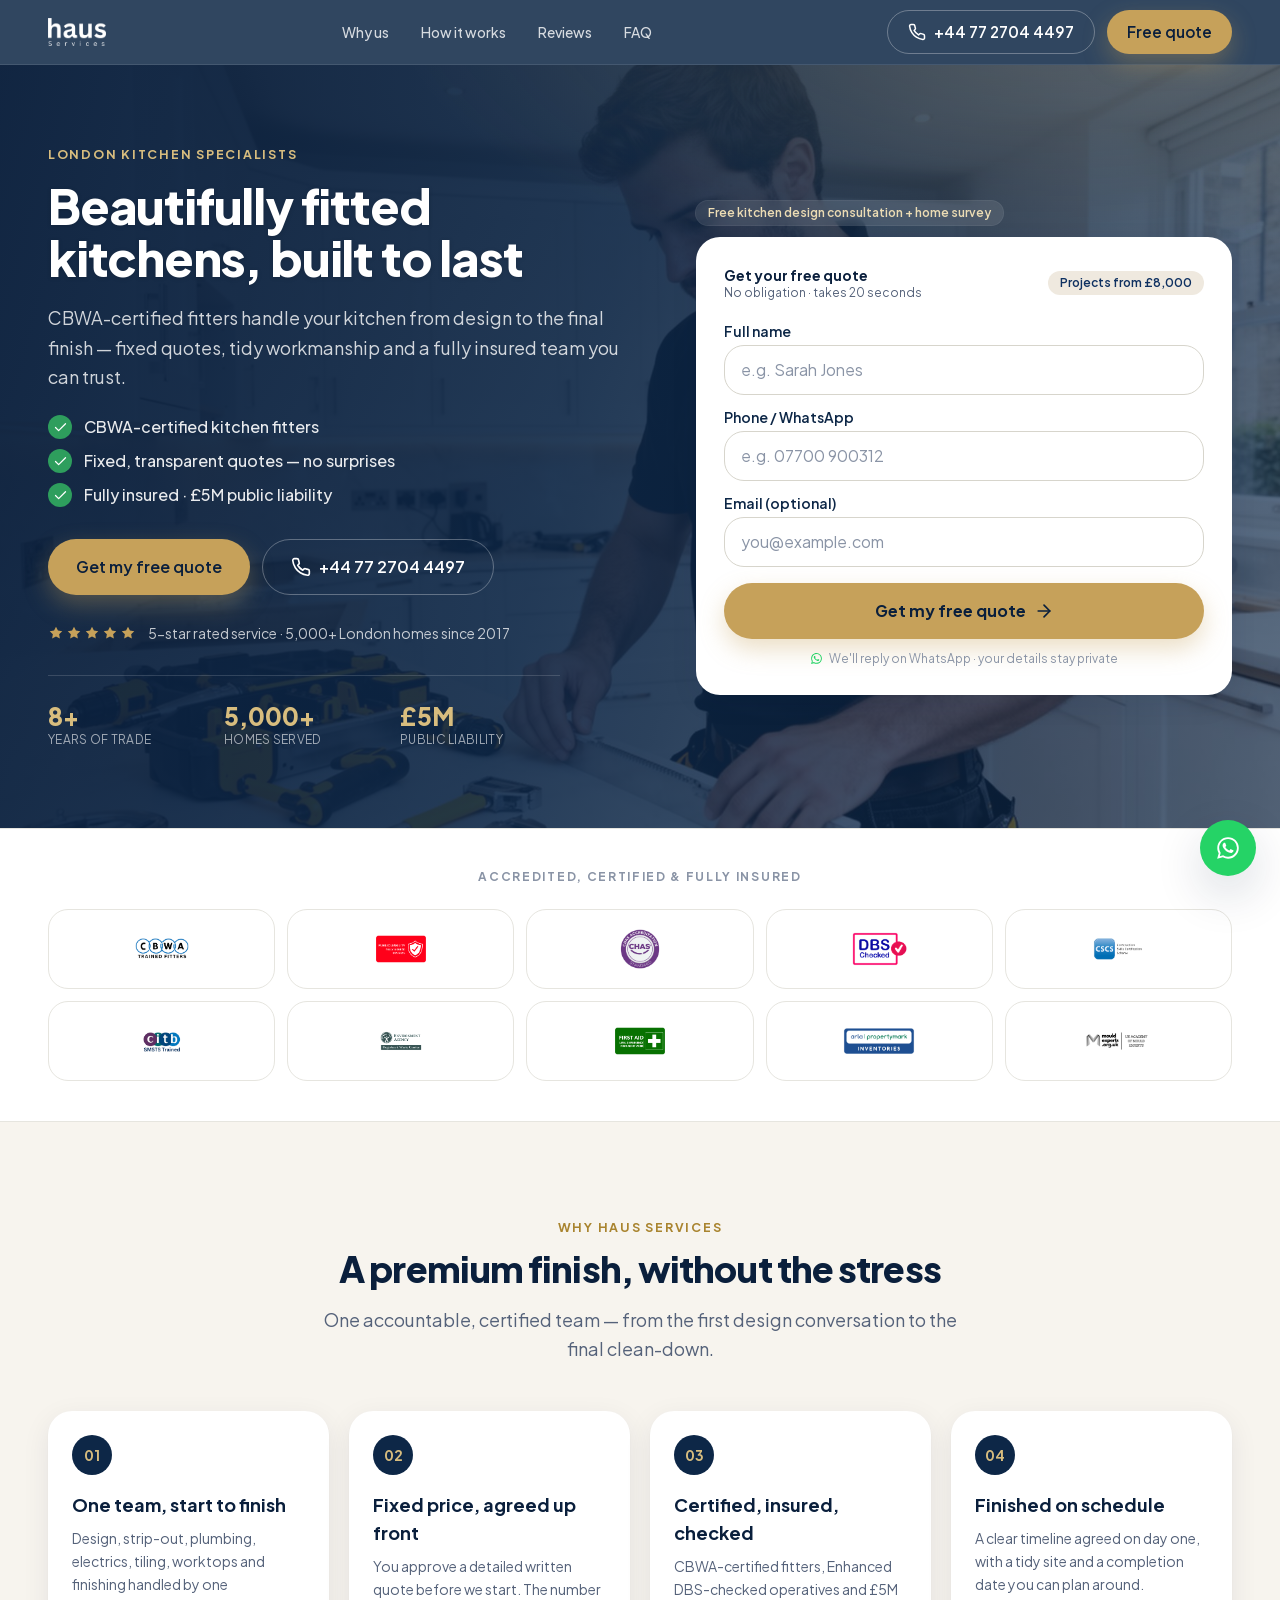
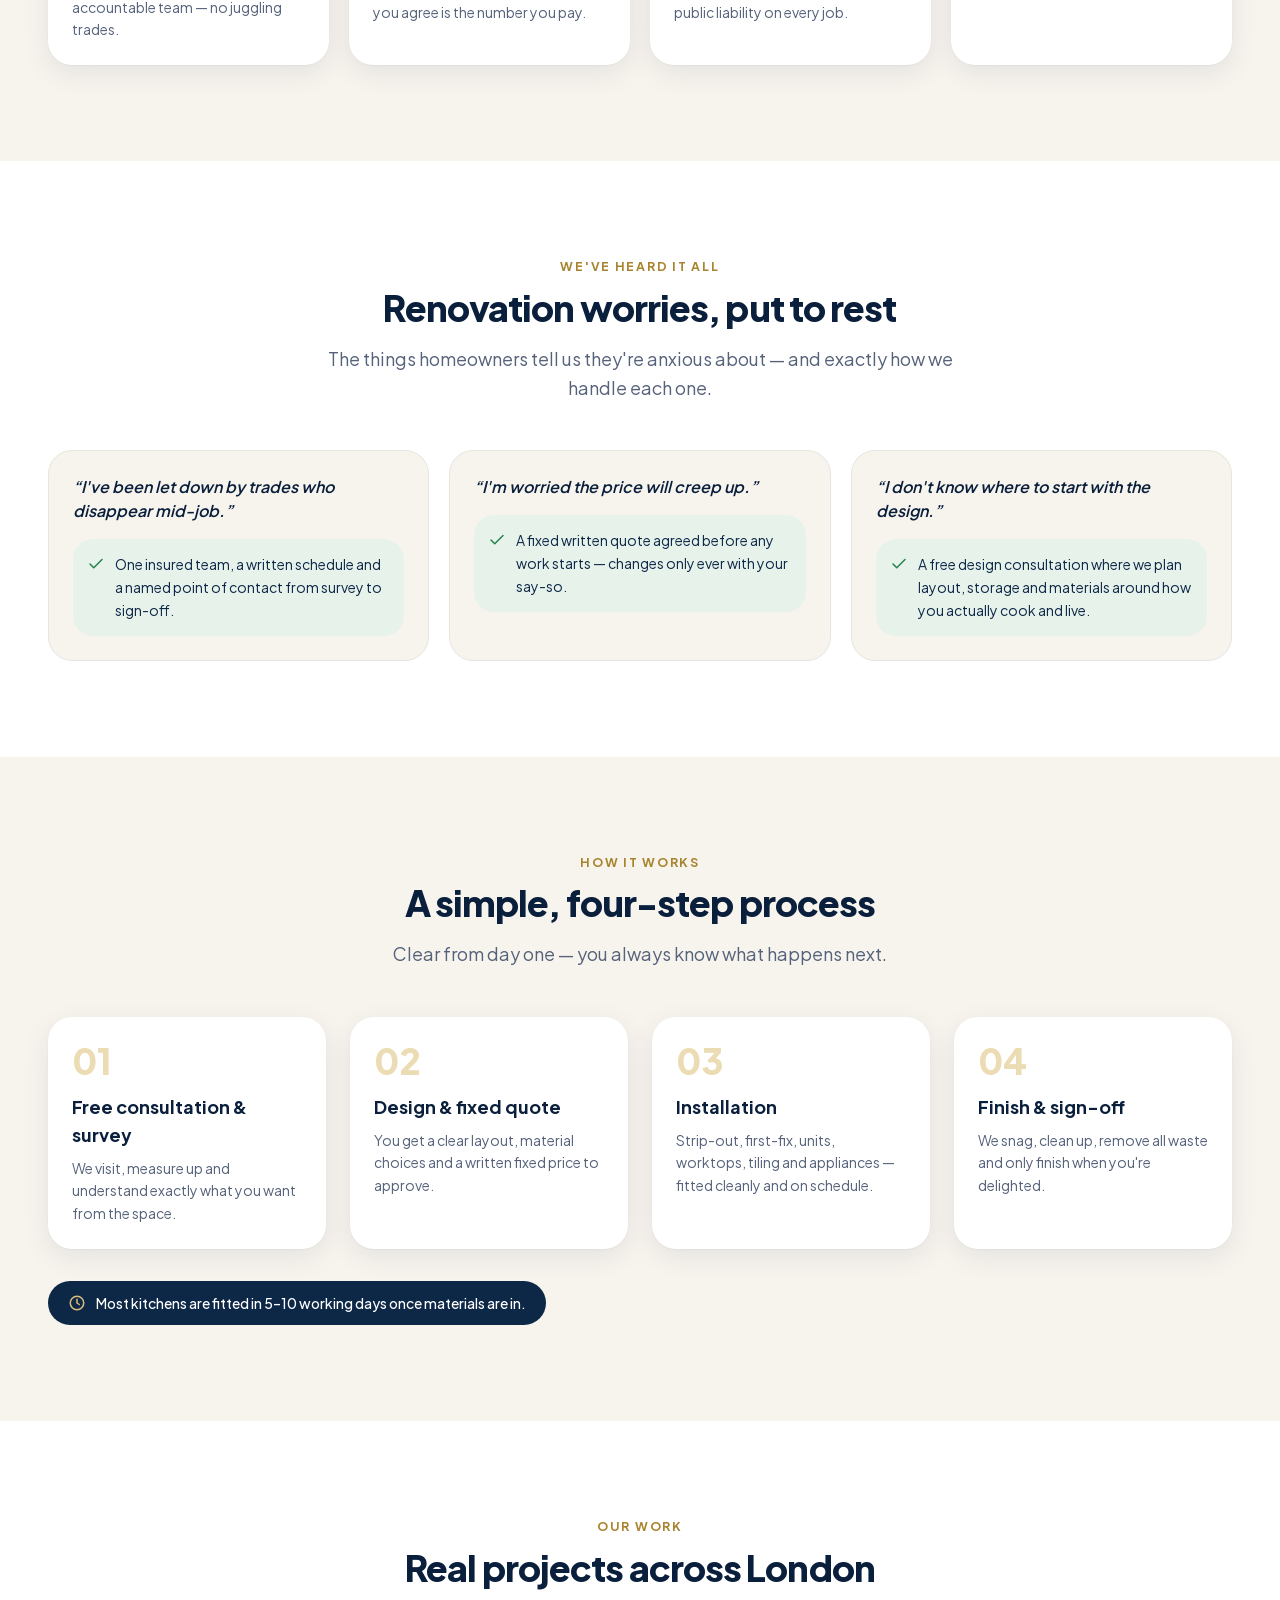
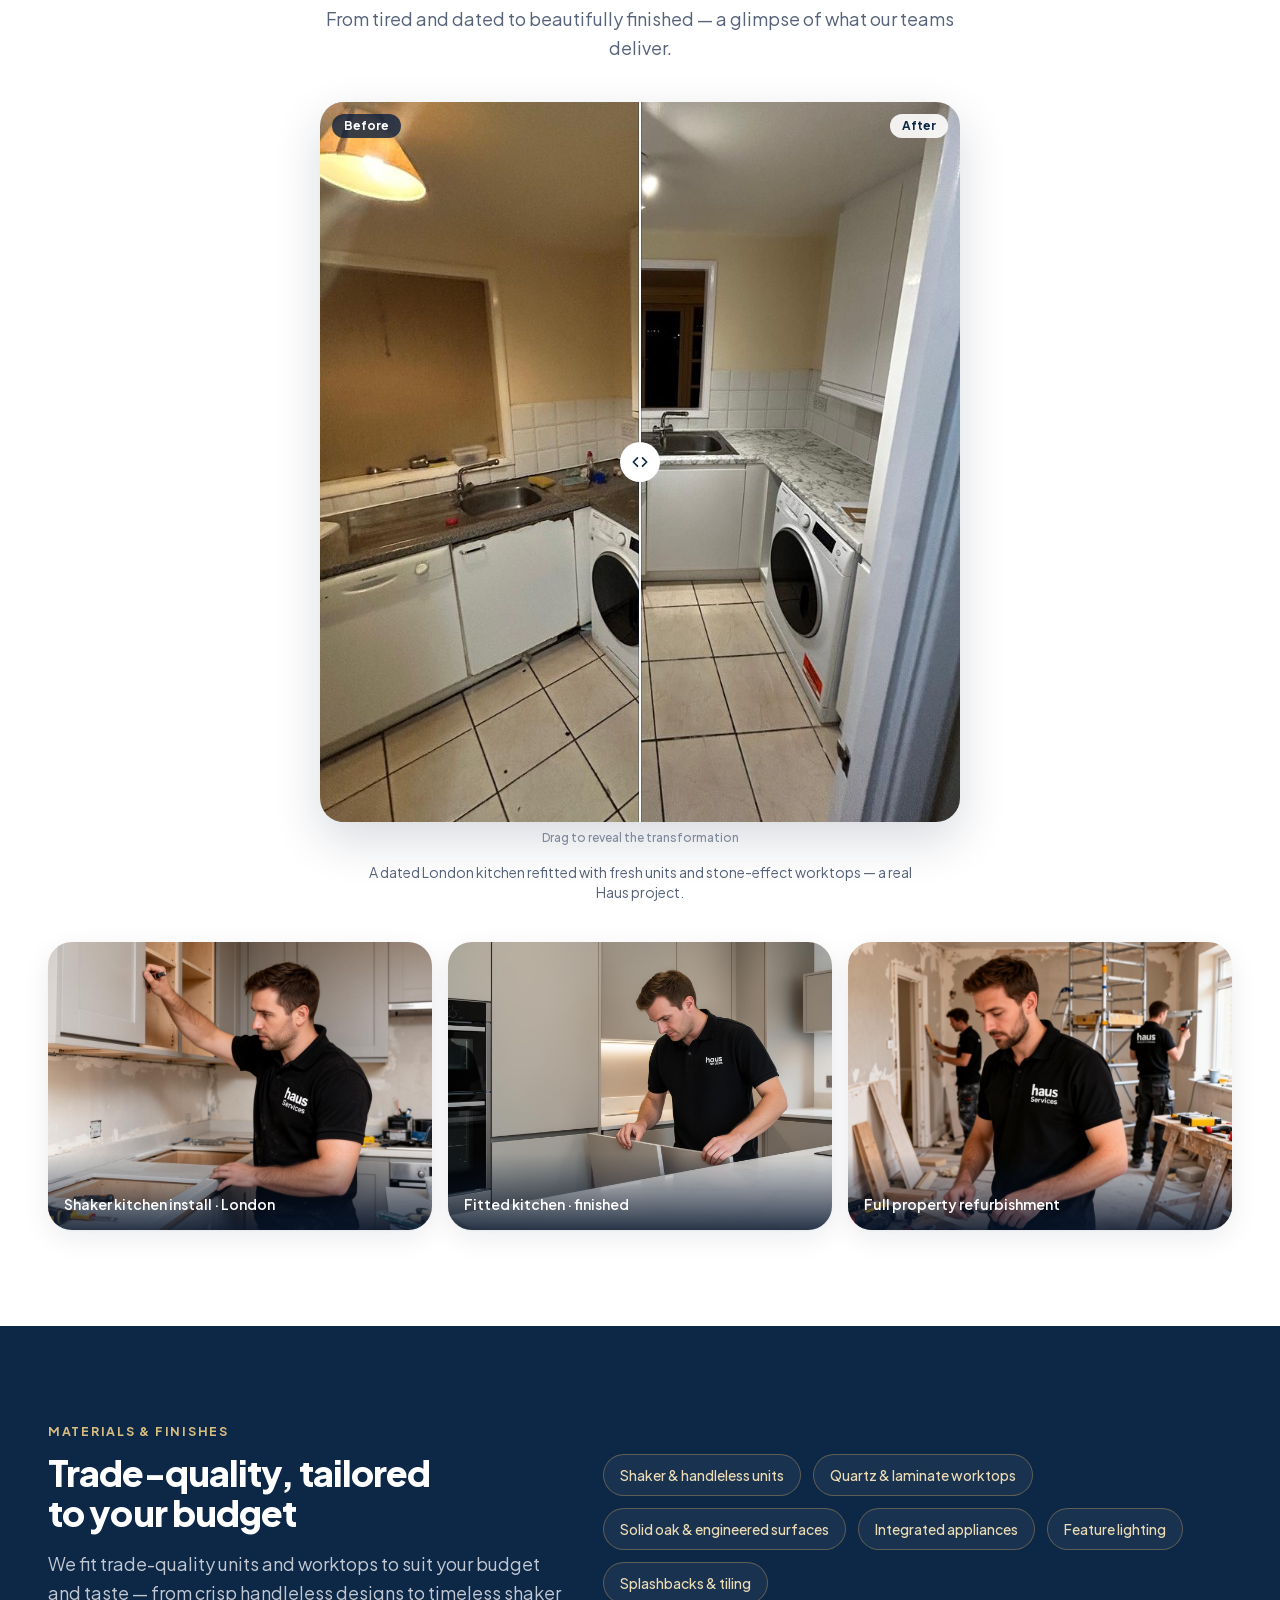
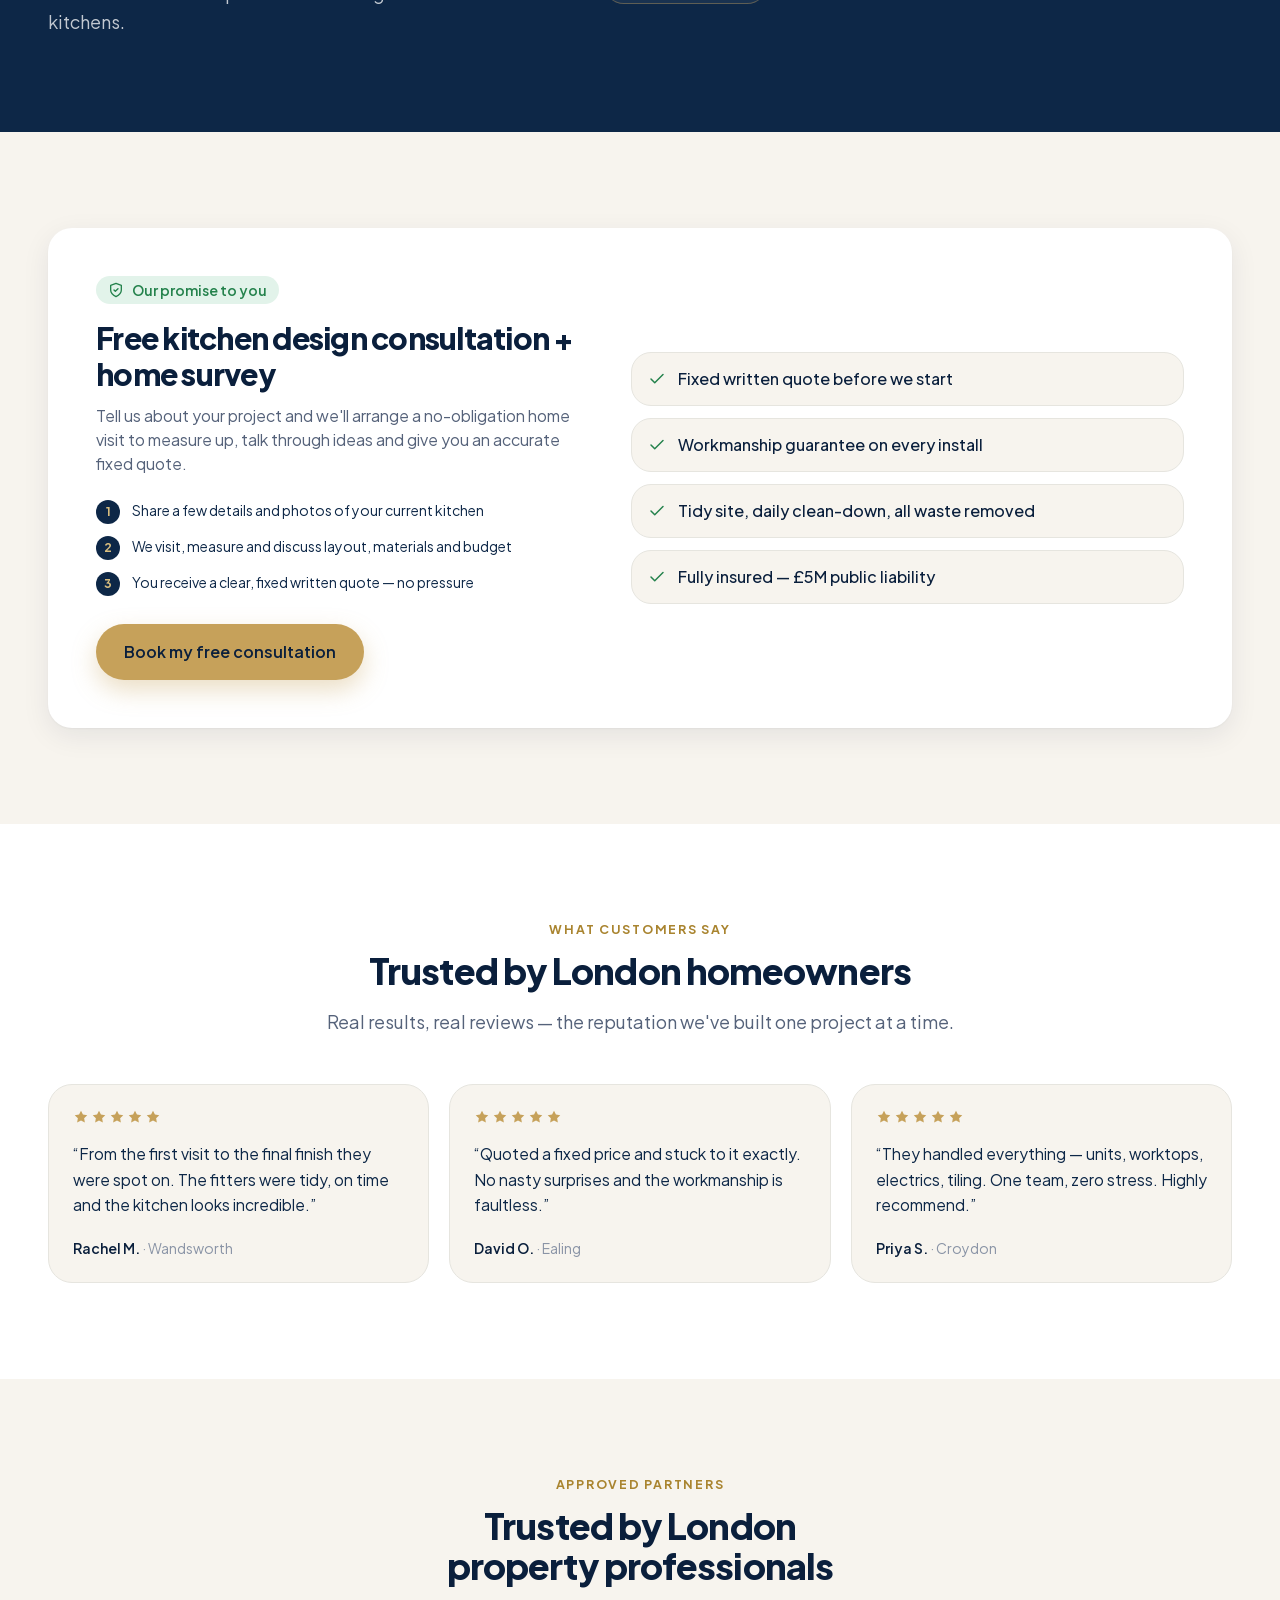
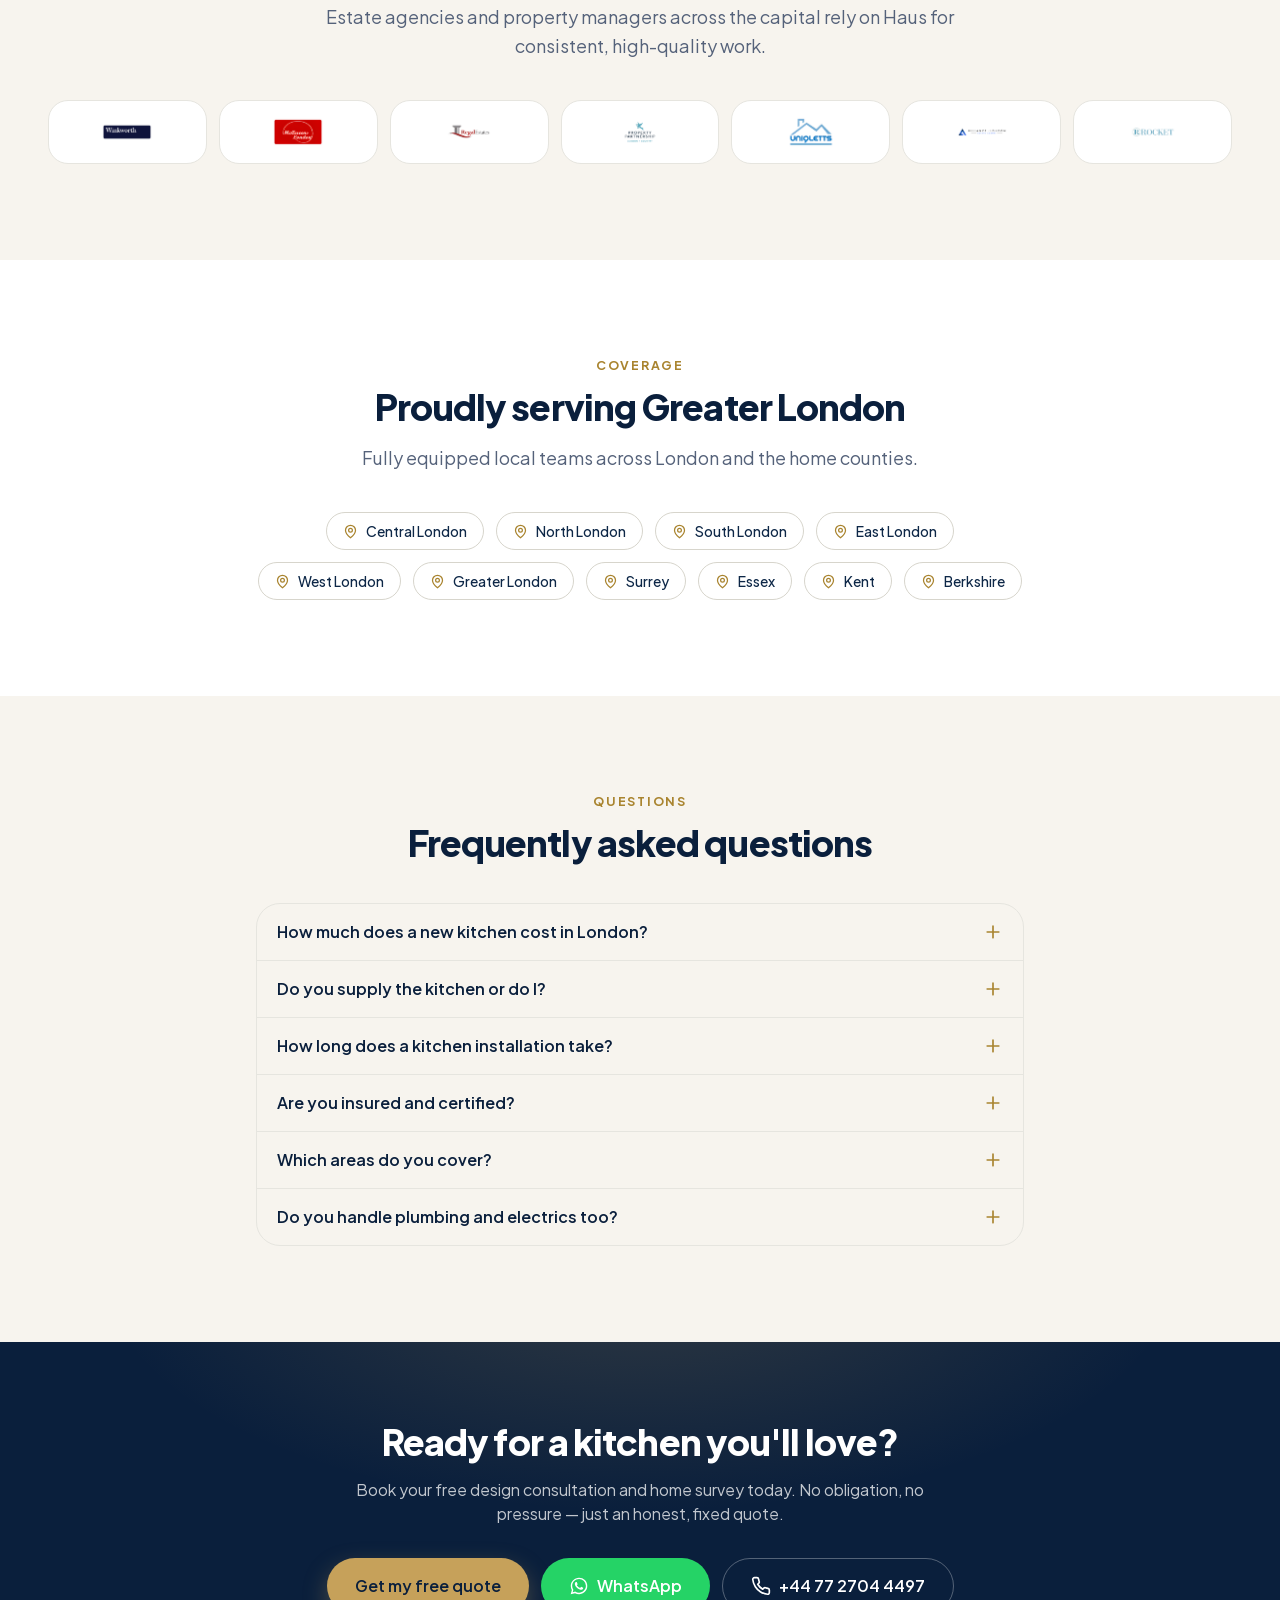
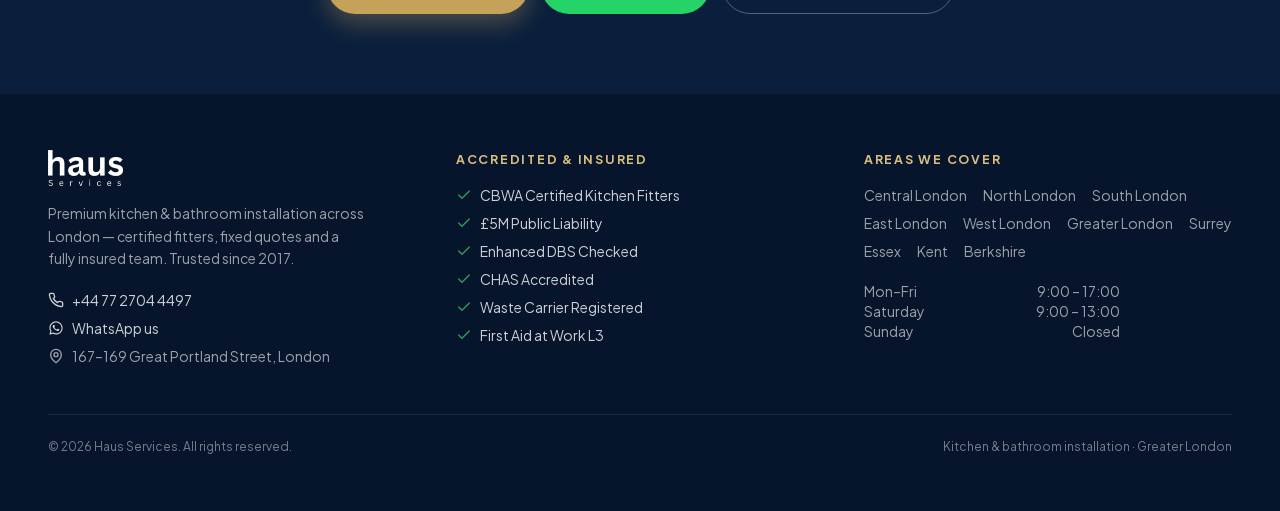
<file: kitchens/index.html>
<!DOCTYPE html><html lang="en-GB" class="plus_jakarta_sans_cbbbef67-module__Xf24RG__variable antialiased"><head><meta charSet="utf-8"/><meta name="viewport" content="width=device-width, initial-scale=1"/><link rel="preload" href="/_next/static/media/fba5a26ea33df6a3-s.p.18rizl4rsrl42.woff2" as="font" crossorigin="" type="font/woff2"/><link rel="preload" as="image" href="/brand/haus-logo-wordmark.png"/><link rel="preload" as="image" href="/hero/kitchen.jpg"/><link rel="stylesheet" href="/_next/static/chunks/3v8_wcqc777_s.css" data-precedence="next"/><link rel="preload" as="script" fetchPriority="low" href="/_next/static/chunks/0jvhpaew_uadu.js"/><script src="/_next/static/chunks/3450qyhportkm.js" async=""></script><script src="/_next/static/chunks/1bkxn6_6bcmga.js" async=""></script><script src="/_next/static/chunks/2rf4jlhk8jejf.js" async=""></script><script src="/_next/static/chunks/turbopack-21v_sw6fs4fwy.js" async=""></script><script src="/_next/static/chunks/44oxwbh__ebkl.js" async="" crossorigin=""></script><script src="/_next/static/chunks/0uae4bk3u9j4a.js" async="" crossorigin=""></script><link rel="preload" href="https://www.googletagmanager.com/gtag/js?id=AW-18437030751" as="script"/><meta name="next-size-adjust" content=""/><title>Kitchen Installation &amp; Fitting in London | Haus Services</title><meta name="description" content="CBWA-certified kitchen fitters in London. Premium kitchen installation from design to completion — fixed quotes, fully insured, 8+ years. Book your free design consultation."/><meta name="robots" content="index, follow"/><link rel="canonical" href="https://www.haus-services.pro/kitchens/"/><meta property="og:title" content="Kitchen Installation &amp; Fitting in London | Haus Services"/><meta property="og:description" content="CBWA-certified kitchen fitters in London. Premium kitchen installation from design to completion — fixed quotes, fully insured, 8+ years. Book your free design consultation."/><meta property="og:image" content="https://www.haus-services.pro/hero/kitchen.jpg"/><meta name="twitter:card" content="summary_large_image"/><meta name="twitter:title" content="Kitchen Installation &amp; Fitting in London | Haus Services"/><meta name="twitter:description" content="CBWA-certified kitchen fitters in London. Premium kitchen installation from design to completion — fixed quotes, fully insured, 8+ years. Book your free design consultation."/><meta name="twitter:image" content="https://www.haus-services.pro/hero/kitchen.jpg"/><link rel="icon" href="/favicon.ico?favicon.2vob68tjqpejf.ico" sizes="256x256" type="image/x-icon"/><link rel="icon" href="/brand/favicon.png"/><link rel="apple-touch-icon" href="/brand/favicon.png"/><script src="/_next/static/chunks/0cz1d0mv5g_q7.js" noModule=""></script></head><body><div hidden=""><!--$--><!--/$--></div><script type="application/ld+json">{"@context":"https://schema.org","@type":"LocalBusiness","name":"Haus Services","url":"https://www.haus-services.pro","telephone":"+44 77 2704 4497","email":"hello@haus-services.pro","address":{"@type":"PostalAddress","streetAddress":"167–169 Great Portland Street","addressLocality":"London","addressRegion":"Greater London","addressCountry":"GB"},"areaServed":[{"@type":"Place","name":"Central London"},{"@type":"Place","name":"North London"},{"@type":"Place","name":"South London"},{"@type":"Place","name":"East London"},{"@type":"Place","name":"West London"},{"@type":"Place","name":"Greater London"},{"@type":"Place","name":"Surrey"},{"@type":"Place","name":"Essex"},{"@type":"Place","name":"Kent"},{"@type":"Place","name":"Berkshire"}],"priceRange":"££–£££"}</script><script type="application/ld+json">{"@context":"https://schema.org","@type":"Service","serviceType":"Kitchen installation","provider":{"@type":"LocalBusiness","name":"Haus Services","url":"https://www.haus-services.pro"},"areaServed":[{"@type":"Place","name":"Central London"},{"@type":"Place","name":"North London"},{"@type":"Place","name":"South London"},{"@type":"Place","name":"East London"},{"@type":"Place","name":"West London"},{"@type":"Place","name":"Greater London"},{"@type":"Place","name":"Surrey"},{"@type":"Place","name":"Essex"},{"@type":"Place","name":"Kent"},{"@type":"Place","name":"Berkshire"}],"description":"CBWA-certified kitchen fitters in London. Premium kitchen installation from design to completion — fixed quotes, fully insured, 8+ years. Book your free design consultation."}</script><script type="application/ld+json">{"@context":"https://schema.org","@type":"FAQPage","mainEntity":[{"@type":"Question","name":"How much does a new kitchen cost in London?","acceptedAnswer":{"@type":"Answer","text":"It depends on size, units and worktops, but most of our kitchen projects start from around £8,000 and rise with premium materials and appliances. You'll always get a fixed written quote after your free survey — never a vague estimate."}},{"@type":"Question","name":"Do you supply the kitchen or do I?","acceptedAnswer":{"@type":"Answer","text":"Either. We can supply and fit trade-quality units and worktops, or install a kitchen you've bought yourself. We'll advise on the best value route during your consultation."}},{"@type":"Question","name":"How long does a kitchen installation take?","acceptedAnswer":{"@type":"Answer","text":"Most kitchens are fitted in 5–10 working days once materials have arrived. We agree a clear timeline with you before starting."}},{"@type":"Question","name":"Are you insured and certified?","acceptedAnswer":{"@type":"Answer","text":"Yes. We're CBWA-certified kitchen fitters with Enhanced DBS-checked operatives and £5M public liability insurance on every job."}},{"@type":"Question","name":"Which areas do you cover?","acceptedAnswer":{"@type":"Answer","text":"All of Greater London plus Surrey, Essex, Kent and Berkshire."}},{"@type":"Question","name":"Do you handle plumbing and electrics too?","acceptedAnswer":{"@type":"Answer","text":"Yes — our team covers the full fit including first-fix plumbing and electrical work, tiling and finishing, so you deal with one company throughout."}}]}</script><header class="sticky top-0 z-40 bg-navy-800/95 backdrop-blur supports-[backdrop-filter]:bg-navy-800/85 border-b border-white/10"><div class="container-page flex h-16 items-center justify-between gap-4"><a href="#top" class="shrink-0" aria-label="Haus Services home"><img alt="Haus Services" width="598" height="288" decoding="async" data-nimg="1" class="h-7 w-auto" style="color:transparent" src="/brand/haus-logo-wordmark.png"/></a><nav class="hidden lg:flex items-center gap-8 text-sm font-medium text-white/80"><a href="#why" class="hover:text-white transition-colors">Why us</a><a href="#process" class="hover:text-white transition-colors">How it works</a><a href="#reviews" class="hover:text-white transition-colors">Reviews</a><a href="#faq" class="hover:text-white transition-colors">FAQ</a></nav><div class="flex items-center gap-3"><a href="tel:+447727044497" class="inline-flex items-center justify-center gap-2 rounded-full font-semibold transition-colors focus-visible:outline-none focus-visible:ring-2 focus-visible:ring-gold-400 focus-visible:ring-offset-2 border border-white/30 text-white hover:bg-white/10 h-11 px-5 text-[0.95rem] hidden sm:inline-flex"><svg width="18" height="18" viewBox="0 0 24 24" fill="none" stroke="currentColor" stroke-width="2" stroke-linecap="round" stroke-linejoin="round"><path d="M22 16.92v3a2 2 0 0 1-2.18 2 19.79 19.79 0 0 1-8.63-3.07 19.5 19.5 0 0 1-6-6 19.79 19.79 0 0 1-3.07-8.67A2 2 0 0 1 4.11 2h3a2 2 0 0 1 2 1.72c.13.96.36 1.9.7 2.81a2 2 0 0 1-.45 2.11L8.09 9.91a16 16 0 0 0 6 6l1.27-1.27a2 2 0 0 1 2.11-.45c.9.34 1.85.57 2.81.7A2 2 0 0 1 22 16.92Z"></path></svg><span class="font-semibold">+44 77 2704 4497</span></a><a href="#quote" class="inline-flex items-center justify-center gap-2 rounded-full font-semibold transition-colors focus-visible:outline-none focus-visible:ring-2 focus-visible:ring-gold-400 focus-visible:ring-offset-2 bg-gold-500 text-navy-900 hover:bg-gold-400 shadow-[0_10px_24px_rgba(198,161,90,0.35)] h-11 px-5 text-[0.95rem] ">Free quote</a></div></div></header><main class="pb-20 lg:pb-0"><section id="top" class="relative overflow-hidden bg-navy-900 text-white"><img alt="" decoding="async" data-nimg="fill" class="object-cover object-center" style="position:absolute;height:100%;width:100%;left:0;top:0;right:0;bottom:0;color:transparent" src="/hero/kitchen.jpg"/><div class="absolute inset-0" style="background-image:radial-gradient(1100px 460px at 82% -8%, rgba(198,161,90,0.20), transparent 60%), linear-gradient(105deg, rgba(10,31,60,0.97) 0%, rgba(13,39,71,0.9) 45%, rgba(13,39,71,0.66) 100%)"></div><div class="container-page relative z-10 grid gap-10 py-14 md:py-20 lg:grid-cols-[1.05fr_0.95fr] lg:gap-14 lg:items-center"><div><p class="eyebrow text-gold-400">London Kitchen Specialists</p><h1 class="mt-4 text-4xl font-extrabold leading-[1.08] tracking-tight text-balance sm:text-5xl drop-shadow-sm">Beautifully fitted kitchens, built to last</h1><p class="mt-5 max-w-xl text-lg leading-relaxed text-white/80">CBWA-certified fitters handle your kitchen from design to the final finish — fixed quotes, tidy workmanship and a fully insured team you can trust.</p><ul class="mt-6 grid gap-2.5"><li class="flex items-center gap-3 text-white/90"><span class="flex h-6 w-6 shrink-0 items-center justify-center rounded-full bg-brand-500 text-white"><svg width="15" height="15" viewBox="0 0 24 24" fill="none" stroke="currentColor" stroke-width="2" stroke-linecap="round" stroke-linejoin="round"><path d="M20 6 9 17l-5-5"></path></svg></span><span class="font-medium">CBWA-certified kitchen fitters</span></li><li class="flex items-center gap-3 text-white/90"><span class="flex h-6 w-6 shrink-0 items-center justify-center rounded-full bg-brand-500 text-white"><svg width="15" height="15" viewBox="0 0 24 24" fill="none" stroke="currentColor" stroke-width="2" stroke-linecap="round" stroke-linejoin="round"><path d="M20 6 9 17l-5-5"></path></svg></span><span class="font-medium">Fixed, transparent quotes — no surprises</span></li><li class="flex items-center gap-3 text-white/90"><span class="flex h-6 w-6 shrink-0 items-center justify-center rounded-full bg-brand-500 text-white"><svg width="15" height="15" viewBox="0 0 24 24" fill="none" stroke="currentColor" stroke-width="2" stroke-linecap="round" stroke-linejoin="round"><path d="M20 6 9 17l-5-5"></path></svg></span><span class="font-medium">Fully insured · £5M public liability</span></li></ul><div class="mt-8 flex flex-wrap items-center gap-3"><a href="#quote" class="inline-flex items-center justify-center gap-2 rounded-full font-semibold transition-colors focus-visible:outline-none focus-visible:ring-2 focus-visible:ring-gold-400 focus-visible:ring-offset-2 bg-gold-500 text-navy-900 hover:bg-gold-400 shadow-[0_10px_24px_rgba(198,161,90,0.35)] h-14 px-7 text-base ">Get my free quote</a><a href="tel:+447727044497" class="inline-flex items-center justify-center gap-2 rounded-full font-semibold transition-colors focus-visible:outline-none focus-visible:ring-2 focus-visible:ring-gold-400 focus-visible:ring-offset-2 border border-white/30 text-white hover:bg-white/10 h-14 px-7 text-base "><svg width="20" height="20" viewBox="0 0 24 24" fill="none" stroke="currentColor" stroke-width="2" stroke-linecap="round" stroke-linejoin="round"><path d="M22 16.92v3a2 2 0 0 1-2.18 2 19.79 19.79 0 0 1-8.63-3.07 19.5 19.5 0 0 1-6-6 19.79 19.79 0 0 1-3.07-8.67A2 2 0 0 1 4.11 2h3a2 2 0 0 1 2 1.72c.13.96.36 1.9.7 2.81a2 2 0 0 1-.45 2.11L8.09 9.91a16 16 0 0 0 6 6l1.27-1.27a2 2 0 0 1 2.11-.45c.9.34 1.85.57 2.81.7A2 2 0 0 1 22 16.92Z"></path></svg>+44 77 2704 4497</a></div><div class="mt-7 flex items-center gap-3 text-sm text-white/75"><span class="inline-flex items-center gap-0.5 text-gold-500 " aria-hidden="true"><svg width="16" height="16" viewBox="0 0 24 24" fill="currentColor" stroke="currentColor" stroke-width="0" stroke-linecap="round" stroke-linejoin="round"><path d="M12 2.5l2.9 5.9 6.5.9-4.7 4.6 1.1 6.5-5.8-3-5.8 3 1.1-6.5L2.6 9.3l6.5-.9L12 2.5Z"></path></svg><svg width="16" height="16" viewBox="0 0 24 24" fill="currentColor" stroke="currentColor" stroke-width="0" stroke-linecap="round" stroke-linejoin="round"><path d="M12 2.5l2.9 5.9 6.5.9-4.7 4.6 1.1 6.5-5.8-3-5.8 3 1.1-6.5L2.6 9.3l6.5-.9L12 2.5Z"></path></svg><svg width="16" height="16" viewBox="0 0 24 24" fill="currentColor" stroke="currentColor" stroke-width="0" stroke-linecap="round" stroke-linejoin="round"><path d="M12 2.5l2.9 5.9 6.5.9-4.7 4.6 1.1 6.5-5.8-3-5.8 3 1.1-6.5L2.6 9.3l6.5-.9L12 2.5Z"></path></svg><svg width="16" height="16" viewBox="0 0 24 24" fill="currentColor" stroke="currentColor" stroke-width="0" stroke-linecap="round" stroke-linejoin="round"><path d="M12 2.5l2.9 5.9 6.5.9-4.7 4.6 1.1 6.5-5.8-3-5.8 3 1.1-6.5L2.6 9.3l6.5-.9L12 2.5Z"></path></svg><svg width="16" height="16" viewBox="0 0 24 24" fill="currentColor" stroke="currentColor" stroke-width="0" stroke-linecap="round" stroke-linejoin="round"><path d="M12 2.5l2.9 5.9 6.5.9-4.7 4.6 1.1 6.5-5.8-3-5.8 3 1.1-6.5L2.6 9.3l6.5-.9L12 2.5Z"></path></svg></span><span>5-star rated service · <!-- -->5,000+<!-- --> London homes since <!-- -->2017</span></div><div class="mt-8 grid max-w-lg grid-cols-3 gap-4 border-t border-white/15 pt-6"><div><div class="text-2xl font-extrabold text-gold-400">8+</div><div class="text-xs uppercase tracking-wide text-white/60">years of trade</div></div><div><div class="text-2xl font-extrabold text-gold-400">5,000+</div><div class="text-xs uppercase tracking-wide text-white/60">homes served</div></div><div><div class="text-2xl font-extrabold text-gold-400">£5M</div><div class="text-xs uppercase tracking-wide text-white/60">public liability</div></div></div></div><div id="quote" class="scroll-mt-24"><div class="mb-3 inline-flex items-center gap-2 rounded-full bg-white/10 px-3 py-1 text-xs font-semibold text-gold-300 ring-1 ring-white/15 backdrop-blur">Free kitchen design consultation + home survey</div><div class="rounded-2xl bg-paper p-5 sm:p-7 shadow-card" id="quote-card"><div class="flex items-center justify-between gap-4"><div><p class="text-sm font-bold text-navy-900">Get your free quote</p><p class="text-xs text-ink-soft">No obligation · takes 20 seconds</p></div><span class="rounded-full bg-cream-deep px-3 py-1 text-xs font-semibold text-navy-700">Projects from <!-- -->£8,000</span></div><div class="mt-5 grid gap-3"><label class="block"><span class="mb-1 block text-sm font-semibold text-navy-800">Full name</span><input class="w-full rounded-xl border border-line-strong bg-white px-4 py-3 text-navy-900 placeholder:text-ink-faint focus:border-gold-500 focus:outline-none focus:ring-2 focus:ring-gold-300" placeholder="e.g. Sarah Jones" autoComplete="name" value=""/></label><label class="block"><span class="mb-1 block text-sm font-semibold text-navy-800">Phone / WhatsApp</span><input class="w-full rounded-xl border border-line-strong bg-white px-4 py-3 text-navy-900 placeholder:text-ink-faint focus:border-gold-500 focus:outline-none focus:ring-2 focus:ring-gold-300" placeholder="e.g. 07700 900312" inputMode="tel" autoComplete="tel" value=""/></label><label class="block"><span class="mb-1 block text-sm font-semibold text-navy-800">Email (optional)</span><input class="w-full rounded-xl border border-line-strong bg-white px-4 py-3 text-navy-900 placeholder:text-ink-faint focus:border-gold-500 focus:outline-none focus:ring-2 focus:ring-gold-300" placeholder="you@example.com" inputMode="email" autoComplete="email" value=""/></label><button type="button" class="mt-1 inline-flex h-14 items-center justify-center gap-2 rounded-full bg-gold-500 px-6 text-base font-bold text-navy-900 shadow-[0_10px_24px_rgba(198,161,90,0.35)] transition-colors hover:bg-gold-400 disabled:opacity-60">Get my free quote<svg width="20" height="20" viewBox="0 0 24 24" fill="none" stroke="currentColor" stroke-width="2" stroke-linecap="round" stroke-linejoin="round"><path d="M5 12h14"></path><path d="m12 5 7 7-7 7"></path></svg></button><p class="flex items-center justify-center gap-1.5 text-center text-xs text-ink-faint"><svg width="13" height="13" viewBox="0 0 24 24" fill="currentColor" stroke="currentColor" stroke-width="0" stroke-linecap="round" stroke-linejoin="round" class="text-whatsapp"><path d="M12.04 2C6.58 2 2.13 6.45 2.13 11.91c0 1.75.46 3.45 1.32 4.95L2 22l5.25-1.38a9.9 9.9 0 0 0 4.79 1.22h.01c5.46 0 9.9-4.45 9.9-9.91 0-2.65-1.03-5.14-2.9-7.01A9.82 9.82 0 0 0 12.04 2Zm0 18.02h-.01a8.2 8.2 0 0 1-4.19-1.15l-.3-.18-3.11.82.83-3.04-.2-.31a8.2 8.2 0 0 1-1.26-4.35c0-4.54 3.7-8.23 8.24-8.23 2.2 0 4.27.86 5.82 2.42a8.18 8.18 0 0 1 2.41 5.82c0 4.54-3.69 8.23-8.23 8.23Zm4.52-6.16c-.25-.12-1.47-.72-1.69-.81-.23-.08-.39-.12-.56.13-.16.24-.64.8-.79.97-.14.16-.29.18-.54.06-.25-.12-1.05-.39-1.99-1.23-.74-.66-1.23-1.47-1.38-1.72-.14-.25-.01-.38.11-.5.11-.11.25-.29.37-.43.13-.15.17-.25.25-.41.08-.16.04-.31-.02-.43-.06-.12-.56-1.34-.76-1.84-.2-.48-.4-.42-.56-.43l-.48-.01c-.16 0-.43.06-.66.31-.23.25-.86.85-.86 2.07 0 1.22.89 2.4 1.01 2.56.12.16 1.75 2.67 4.23 3.74.59.26 1.05.41 1.41.52.59.19 1.13.16 1.56.1.48-.07 1.47-.6 1.68-1.18.21-.58.21-1.07.14-1.18-.06-.11-.22-.17-.47-.29Z"></path></svg>We&#x27;ll reply on WhatsApp · your details stay private</p></div></div></div></div></section><section class="bg-paper border-y border-line"><div class="container-page py-10"><p class="text-center text-xs font-bold uppercase tracking-[0.14em] text-ink-faint">Accredited, certified &amp; fully insured</p><div class="mt-6 grid grid-cols-2 gap-3 sm:grid-cols-3 lg:grid-cols-5"><div class="flex h-20 items-center justify-center rounded-xl border border-line bg-white px-4" title="CBWA Certified Kitchen Fitters"><img alt="CBWA Certified Kitchen Fitters" loading="lazy" width="200" height="133" decoding="async" data-nimg="1" class="max-h-12 w-auto object-contain" style="color:transparent" src="/accreditations/cbwa-trained-fitters.png"/></div><div class="flex h-20 items-center justify-center rounded-xl border border-line bg-white px-4" title="£5M Public Liability Insured"><img alt="£5M Public Liability Insured" loading="lazy" width="200" height="133" decoding="async" data-nimg="1" class="max-h-12 w-auto object-contain" style="color:transparent" src="/accreditations/public-liability.png"/></div><div class="flex h-20 items-center justify-center rounded-xl border border-line bg-white px-4" title="CHAS Accredited"><img alt="CHAS Accredited" loading="lazy" width="200" height="133" decoding="async" data-nimg="1" class="max-h-12 w-auto object-contain" style="color:transparent" src="/accreditations/chas-standard.png"/></div><div class="flex h-20 items-center justify-center rounded-xl border border-line bg-white px-4" title="Enhanced DBS Checked"><img alt="Enhanced DBS Checked" loading="lazy" width="200" height="133" decoding="async" data-nimg="1" class="max-h-12 w-auto object-contain" style="color:transparent" src="/accreditations/dbs-checked.png"/></div><div class="flex h-20 items-center justify-center rounded-xl border border-line bg-white px-4" title="CSCS Card Holders"><img alt="CSCS Card Holders" loading="lazy" width="200" height="133" decoding="async" data-nimg="1" class="max-h-12 w-auto object-contain" style="color:transparent" src="/accreditations/cscs.png"/></div><div class="flex h-20 items-center justify-center rounded-xl border border-line bg-white px-4" title="CITB SMSTS Trained"><img alt="CITB SMSTS Trained" loading="lazy" width="200" height="133" decoding="async" data-nimg="1" class="max-h-12 w-auto object-contain" style="color:transparent" src="/accreditations/smsts.png"/></div><div class="flex h-20 items-center justify-center rounded-xl border border-line bg-white px-4" title="Waste Carrier Registered"><img alt="Waste Carrier Registered" loading="lazy" width="200" height="133" decoding="async" data-nimg="1" class="max-h-12 w-auto object-contain" style="color:transparent" src="/accreditations/waste-carrier.png"/></div><div class="flex h-20 items-center justify-center rounded-xl border border-line bg-white px-4" title="First Aid at Work Level 3"><img alt="First Aid at Work Level 3" loading="lazy" width="200" height="133" decoding="async" data-nimg="1" class="max-h-12 w-auto object-contain" style="color:transparent" src="/accreditations/first-aid.png"/></div><div class="flex h-20 items-center justify-center rounded-xl border border-line bg-white px-4" title="ARLA Propertymark Inventories"><img alt="ARLA Propertymark Inventories" loading="lazy" width="200" height="133" decoding="async" data-nimg="1" class="max-h-12 w-auto object-contain" style="color:transparent" src="/accreditations/arla-inventory.png"/></div><div class="flex h-20 items-center justify-center rounded-xl border border-line bg-white px-4" title="Mould Experts UK"><img alt="Mould Experts UK" loading="lazy" width="200" height="133" decoding="async" data-nimg="1" class="max-h-12 w-auto object-contain" style="color:transparent" src="/accreditations/mould-experts.png"/></div></div></div></section><section id="why" class="bg-cream text-ink py-16 md:py-24 "><div class="container-page"><div class="text-center mx-auto max-w-2xl "><p class="eyebrow text-gold-600">Why Haus Services</p><h2 class="mt-3 text-3xl md:text-4xl font-extrabold tracking-tight text-balance text-navy-900">A premium finish, without the stress</h2><p class="mt-4 text-lg leading-relaxed text-ink-soft">One accountable, certified team — from the first design conversation to the final clean-down.</p></div><div class="mt-12 grid gap-5 sm:grid-cols-2 lg:grid-cols-4"><div class="rounded-2xl bg-paper p-6 shadow-card"><div class="flex h-10 w-10 items-center justify-center rounded-full bg-navy-800 text-sm font-bold text-gold-400">01</div><h3 class="mt-4 text-lg font-bold text-navy-900">One team, start to finish</h3><p class="mt-2 text-sm leading-relaxed text-ink-soft">Design, strip-out, plumbing, electrics, tiling, worktops and finishing handled by one accountable team — no juggling trades.</p></div><div class="rounded-2xl bg-paper p-6 shadow-card"><div class="flex h-10 w-10 items-center justify-center rounded-full bg-navy-800 text-sm font-bold text-gold-400">02</div><h3 class="mt-4 text-lg font-bold text-navy-900">Fixed price, agreed up front</h3><p class="mt-2 text-sm leading-relaxed text-ink-soft">You approve a detailed written quote before we start. The number you agree is the number you pay.</p></div><div class="rounded-2xl bg-paper p-6 shadow-card"><div class="flex h-10 w-10 items-center justify-center rounded-full bg-navy-800 text-sm font-bold text-gold-400">03</div><h3 class="mt-4 text-lg font-bold text-navy-900">Certified, insured, checked</h3><p class="mt-2 text-sm leading-relaxed text-ink-soft">CBWA-certified fitters, Enhanced DBS-checked operatives and £5M public liability on every job.</p></div><div class="rounded-2xl bg-paper p-6 shadow-card"><div class="flex h-10 w-10 items-center justify-center rounded-full bg-navy-800 text-sm font-bold text-gold-400">04</div><h3 class="mt-4 text-lg font-bold text-navy-900">Finished on schedule</h3><p class="mt-2 text-sm leading-relaxed text-ink-soft">A clear timeline agreed on day one, with a tidy site and a completion date you can plan around.</p></div></div></div></section><section class="bg-paper text-ink py-16 md:py-24 "><div class="container-page"><div class="text-center mx-auto max-w-2xl "><p class="eyebrow text-gold-600">We&#x27;ve heard it all</p><h2 class="mt-3 text-3xl md:text-4xl font-extrabold tracking-tight text-balance text-navy-900">Renovation worries, put to rest</h2><p class="mt-4 text-lg leading-relaxed text-ink-soft">The things homeowners tell us they&#x27;re anxious about — and exactly how we handle each one.</p></div><div class="mt-12 grid gap-5 lg:grid-cols-3"><div class="rounded-2xl border border-line bg-cream p-6"><p class="text-base font-semibold italic text-navy-900">“I&#x27;ve been let down by trades who disappear mid-job.”</p><div class="mt-4 flex items-start gap-2.5 rounded-xl bg-brand-100/70 p-3.5"><svg width="18" height="18" viewBox="0 0 24 24" fill="none" stroke="currentColor" stroke-width="2" stroke-linecap="round" stroke-linejoin="round" class="mt-0.5 shrink-0 text-brand-600"><path d="M20 6 9 17l-5-5"></path></svg><p class="text-sm leading-relaxed text-navy-800">One insured team, a written schedule and a named point of contact from survey to sign-off.</p></div></div><div class="rounded-2xl border border-line bg-cream p-6"><p class="text-base font-semibold italic text-navy-900">“I&#x27;m worried the price will creep up.”</p><div class="mt-4 flex items-start gap-2.5 rounded-xl bg-brand-100/70 p-3.5"><svg width="18" height="18" viewBox="0 0 24 24" fill="none" stroke="currentColor" stroke-width="2" stroke-linecap="round" stroke-linejoin="round" class="mt-0.5 shrink-0 text-brand-600"><path d="M20 6 9 17l-5-5"></path></svg><p class="text-sm leading-relaxed text-navy-800">A fixed written quote agreed before any work starts — changes only ever with your say-so.</p></div></div><div class="rounded-2xl border border-line bg-cream p-6"><p class="text-base font-semibold italic text-navy-900">“I don&#x27;t know where to start with the design.”</p><div class="mt-4 flex items-start gap-2.5 rounded-xl bg-brand-100/70 p-3.5"><svg width="18" height="18" viewBox="0 0 24 24" fill="none" stroke="currentColor" stroke-width="2" stroke-linecap="round" stroke-linejoin="round" class="mt-0.5 shrink-0 text-brand-600"><path d="M20 6 9 17l-5-5"></path></svg><p class="text-sm leading-relaxed text-navy-800">A free design consultation where we plan layout, storage and materials around how you actually cook and live.</p></div></div></div></div></section><section id="process" class="bg-cream text-ink py-16 md:py-24 "><div class="container-page"><div class="text-center mx-auto max-w-2xl "><p class="eyebrow text-gold-600">How it works</p><h2 class="mt-3 text-3xl md:text-4xl font-extrabold tracking-tight text-balance text-navy-900">A simple, four-step process</h2><p class="mt-4 text-lg leading-relaxed text-ink-soft">Clear from day one — you always know what happens next.</p></div><ol class="mt-12 grid gap-6 md:grid-cols-2 lg:grid-cols-4"><li class="relative rounded-2xl bg-paper p-6 shadow-card"><div class="text-4xl font-extrabold text-gold-300">01</div><h3 class="mt-3 text-lg font-bold text-navy-900">Free consultation &amp; survey</h3><p class="mt-2 text-sm leading-relaxed text-ink-soft">We visit, measure up and understand exactly what you want from the space.</p></li><li class="relative rounded-2xl bg-paper p-6 shadow-card"><div class="text-4xl font-extrabold text-gold-300">02</div><h3 class="mt-3 text-lg font-bold text-navy-900">Design &amp; fixed quote</h3><p class="mt-2 text-sm leading-relaxed text-ink-soft">You get a clear layout, material choices and a written fixed price to approve.</p></li><li class="relative rounded-2xl bg-paper p-6 shadow-card"><div class="text-4xl font-extrabold text-gold-300">03</div><h3 class="mt-3 text-lg font-bold text-navy-900">Installation</h3><p class="mt-2 text-sm leading-relaxed text-ink-soft">Strip-out, first-fix, units, worktops, tiling and appliances — fitted cleanly and on schedule.</p></li><li class="relative rounded-2xl bg-paper p-6 shadow-card"><div class="text-4xl font-extrabold text-gold-300">04</div><h3 class="mt-3 text-lg font-bold text-navy-900">Finish &amp; sign-off</h3><p class="mt-2 text-sm leading-relaxed text-ink-soft">We snag, clean up, remove all waste and only finish when you&#x27;re delighted.</p></li></ol><div class="mt-8 inline-flex items-center gap-2.5 rounded-full bg-navy-800 px-5 py-3 text-sm font-medium text-white"><svg width="18" height="18" viewBox="0 0 24 24" fill="none" stroke="currentColor" stroke-width="2" stroke-linecap="round" stroke-linejoin="round" class="text-gold-400"><circle cx="12" cy="12" r="9"></circle><path d="M12 7v5l3 2"></path></svg>Most kitchens are fitted in 5–10 working days once materials are in.</div></div></section><section id="work" class="bg-paper py-16 md:py-24"><div class="container-page"><div class="text-center mx-auto max-w-2xl "><p class="eyebrow text-gold-600">Our work</p><h2 class="mt-3 text-3xl md:text-4xl font-extrabold tracking-tight text-balance text-navy-900">Real projects across London</h2><p class="mt-4 text-lg leading-relaxed text-ink-soft">From tired and dated to beautifully finished — a glimpse of what our teams deliver.</p></div><figure class="mt-10"><div class="mx-auto w-full" style="max-width:40rem"><div class="relative w-full select-none overflow-hidden rounded-2xl shadow-lift" style="aspect-ratio:640 / 720"><img alt="A dated London kitchen refitted with fresh units and stone-effect worktops — a real Haus project." loading="lazy" decoding="async" data-nimg="fill" class="object-cover" style="position:absolute;height:100%;width:100%;left:0;top:0;right:0;bottom:0;color:transparent" src="/gallery/kitchen-after.jpg"/><span class="pointer-events-none absolute right-3 top-3 rounded-full bg-white/90 px-3 py-1 text-xs font-bold text-navy-800">After</span><div class="absolute inset-0" style="clip-path:inset(0 50% 0 0)"><img alt="" loading="lazy" decoding="async" data-nimg="fill" class="object-cover" style="position:absolute;height:100%;width:100%;left:0;top:0;right:0;bottom:0;color:transparent" src="/gallery/kitchen-before.jpg"/><span class="pointer-events-none absolute left-3 top-3 rounded-full bg-navy-900/80 px-3 py-1 text-xs font-bold text-white">Before</span></div><div class="pointer-events-none absolute inset-y-0 z-10" style="left:50%"><div class="absolute inset-y-0 -ml-px w-0.5 bg-white shadow-[0_0_0_1px_rgba(10,31,60,0.25)]"></div><div class="absolute top-1/2 -ml-5 -mt-5 flex h-10 w-10 items-center justify-center rounded-full bg-white text-navy-800 shadow-lift"><svg width="20" height="20" viewBox="0 0 24 24" fill="none" stroke="currentColor" stroke-width="2" stroke-linecap="round" stroke-linejoin="round"><path d="m9 7-5 5 5 5M15 7l5 5-5 5"></path></svg></div></div><input type="range" min="0" max="100" aria-label="Drag to compare before and after" class="absolute inset-0 z-20 h-full w-full cursor-ew-resize opacity-0" value="50"/></div><p class="mt-2 text-center text-xs font-medium text-ink-faint">Drag to reveal the transformation</p></div><figcaption class="mx-auto mt-4 max-w-xl text-center text-sm text-ink-soft">A dated London kitchen refitted with fresh units and stone-effect worktops — a real Haus project.</figcaption></figure><div class="mt-10 grid grid-cols-1 gap-4 sm:grid-cols-2 lg:grid-cols-3"><figure class="group relative aspect-[4/3] overflow-hidden rounded-2xl shadow-card"><img alt="Shaker kitchen install · London" loading="lazy" decoding="async" data-nimg="fill" class="object-cover transition-transform duration-500 group-hover:scale-105" style="position:absolute;height:100%;width:100%;left:0;top:0;right:0;bottom:0;color:transparent" src="/gallery/kitchen-fitting.jpg"/><div class="absolute inset-x-0 bottom-0 bg-gradient-to-t from-navy-950/85 to-transparent p-4 pt-10"><figcaption class="text-sm font-semibold text-white">Shaker kitchen install · London</figcaption></div></figure><figure class="group relative aspect-[4/3] overflow-hidden rounded-2xl shadow-card"><img alt="Fitted kitchen · finished" loading="lazy" decoding="async" data-nimg="fill" class="object-cover transition-transform duration-500 group-hover:scale-105" style="position:absolute;height:100%;width:100%;left:0;top:0;right:0;bottom:0;color:transparent" src="/gallery/kitchen-branded.jpg"/><div class="absolute inset-x-0 bottom-0 bg-gradient-to-t from-navy-950/85 to-transparent p-4 pt-10"><figcaption class="text-sm font-semibold text-white">Fitted kitchen · finished</figcaption></div></figure><figure class="group relative aspect-[4/3] overflow-hidden rounded-2xl shadow-card"><img alt="Full property refurbishment" loading="lazy" decoding="async" data-nimg="fill" class="object-cover transition-transform duration-500 group-hover:scale-105" style="position:absolute;height:100%;width:100%;left:0;top:0;right:0;bottom:0;color:transparent" src="/gallery/refurb.jpg"/><div class="absolute inset-x-0 bottom-0 bg-gradient-to-t from-navy-950/85 to-transparent p-4 pt-10"><figcaption class="text-sm font-semibold text-white">Full property refurbishment</figcaption></div></figure></div></div></section><section class="bg-navy-800 text-white py-16 md:py-24 "><div class="container-page"><div class="grid gap-10 lg:grid-cols-[0.9fr_1.1fr] lg:items-center"><div class="text-left max-w-2xl "><p class="eyebrow text-gold-400">Materials &amp; finishes</p><h2 class="mt-3 text-3xl md:text-4xl font-extrabold tracking-tight text-balance text-white">Trade-quality, tailored to your budget</h2><p class="mt-4 text-lg leading-relaxed text-white/75">We fit trade-quality units and worktops to suit your budget and taste — from crisp handleless designs to timeless shaker kitchens.</p></div><div class="flex flex-wrap gap-3"><span class="rounded-full border border-gold-500/40 bg-white/5 px-4 py-2.5 text-sm font-medium text-gold-300">Shaker &amp; handleless units</span><span class="rounded-full border border-gold-500/40 bg-white/5 px-4 py-2.5 text-sm font-medium text-gold-300">Quartz &amp; laminate worktops</span><span class="rounded-full border border-gold-500/40 bg-white/5 px-4 py-2.5 text-sm font-medium text-gold-300">Solid oak &amp; engineered surfaces</span><span class="rounded-full border border-gold-500/40 bg-white/5 px-4 py-2.5 text-sm font-medium text-gold-300">Integrated appliances</span><span class="rounded-full border border-gold-500/40 bg-white/5 px-4 py-2.5 text-sm font-medium text-gold-300">Feature lighting</span><span class="rounded-full border border-gold-500/40 bg-white/5 px-4 py-2.5 text-sm font-medium text-gold-300">Splashbacks &amp; tiling</span></div></div></div></section><section class="bg-cream text-ink py-16 md:py-24 "><div class="container-page"><div class="grid items-center gap-8 rounded-3xl bg-paper p-8 shadow-card md:grid-cols-[1fr_1.1fr] md:p-12"><div><div class="inline-flex items-center gap-2 rounded-full bg-brand-100 px-3 py-1 text-sm font-semibold text-brand-600"><svg width="16" height="16" viewBox="0 0 24 24" fill="none" stroke="currentColor" stroke-width="2" stroke-linecap="round" stroke-linejoin="round"><path d="M12 22s8-4 8-10V5l-8-3-8 3v7c0 6 8 10 8 10Z"></path><path d="m9 12 2 2 4-4"></path></svg> Our promise to you</div><h2 class="mt-4 text-3xl font-extrabold tracking-tight text-navy-900">Free kitchen design consultation + home survey</h2><p class="mt-3 text-ink-soft">Tell us about your project and we&#x27;ll arrange a no-obligation home visit to measure up, talk through ideas and give you an accurate fixed quote.</p><ol class="mt-6 space-y-3"><li class="flex items-start gap-3"><span class="flex h-6 w-6 shrink-0 items-center justify-center rounded-full bg-navy-800 text-xs font-bold text-gold-400">1</span><span class="text-sm text-navy-800">Share a few details and photos of your current kitchen</span></li><li class="flex items-start gap-3"><span class="flex h-6 w-6 shrink-0 items-center justify-center rounded-full bg-navy-800 text-xs font-bold text-gold-400">2</span><span class="text-sm text-navy-800">We visit, measure and discuss layout, materials and budget</span></li><li class="flex items-start gap-3"><span class="flex h-6 w-6 shrink-0 items-center justify-center rounded-full bg-navy-800 text-xs font-bold text-gold-400">3</span><span class="text-sm text-navy-800">You receive a clear, fixed written quote — no pressure</span></li></ol><a href="#quote" class="inline-flex items-center justify-center gap-2 rounded-full font-semibold transition-colors focus-visible:outline-none focus-visible:ring-2 focus-visible:ring-gold-400 focus-visible:ring-offset-2 bg-gold-500 text-navy-900 hover:bg-gold-400 shadow-[0_10px_24px_rgba(198,161,90,0.35)] h-14 px-7 text-base mt-7">Book my free consultation</a></div><ul class="grid gap-3"><li class="flex items-center gap-3 rounded-xl border border-line bg-cream px-4 py-3.5"><svg width="18" height="18" viewBox="0 0 24 24" fill="none" stroke="currentColor" stroke-width="2" stroke-linecap="round" stroke-linejoin="round" class="shrink-0 text-brand-600"><path d="M20 6 9 17l-5-5"></path></svg><span class="font-medium text-navy-900">Fixed written quote before we start</span></li><li class="flex items-center gap-3 rounded-xl border border-line bg-cream px-4 py-3.5"><svg width="18" height="18" viewBox="0 0 24 24" fill="none" stroke="currentColor" stroke-width="2" stroke-linecap="round" stroke-linejoin="round" class="shrink-0 text-brand-600"><path d="M20 6 9 17l-5-5"></path></svg><span class="font-medium text-navy-900">Workmanship guarantee on every install</span></li><li class="flex items-center gap-3 rounded-xl border border-line bg-cream px-4 py-3.5"><svg width="18" height="18" viewBox="0 0 24 24" fill="none" stroke="currentColor" stroke-width="2" stroke-linecap="round" stroke-linejoin="round" class="shrink-0 text-brand-600"><path d="M20 6 9 17l-5-5"></path></svg><span class="font-medium text-navy-900">Tidy site, daily clean-down, all waste removed</span></li><li class="flex items-center gap-3 rounded-xl border border-line bg-cream px-4 py-3.5"><svg width="18" height="18" viewBox="0 0 24 24" fill="none" stroke="currentColor" stroke-width="2" stroke-linecap="round" stroke-linejoin="round" class="shrink-0 text-brand-600"><path d="M20 6 9 17l-5-5"></path></svg><span class="font-medium text-navy-900">Fully insured — £5M public liability</span></li></ul></div></div></section><section id="reviews" class="bg-paper text-ink py-16 md:py-24 "><div class="container-page"><div class="text-center mx-auto max-w-2xl "><p class="eyebrow text-gold-600">What customers say</p><h2 class="mt-3 text-3xl md:text-4xl font-extrabold tracking-tight text-balance text-navy-900">Trusted by London homeowners</h2><p class="mt-4 text-lg leading-relaxed text-ink-soft">Real results, real reviews — the reputation we&#x27;ve built one project at a time.</p></div><div class="mt-12 grid gap-5 lg:grid-cols-3"><figure class="flex flex-col rounded-2xl border border-line bg-cream p-6"><span class="inline-flex items-center gap-0.5 text-gold-500 " aria-hidden="true"><svg width="16" height="16" viewBox="0 0 24 24" fill="currentColor" stroke="currentColor" stroke-width="0" stroke-linecap="round" stroke-linejoin="round"><path d="M12 2.5l2.9 5.9 6.5.9-4.7 4.6 1.1 6.5-5.8-3-5.8 3 1.1-6.5L2.6 9.3l6.5-.9L12 2.5Z"></path></svg><svg width="16" height="16" viewBox="0 0 24 24" fill="currentColor" stroke="currentColor" stroke-width="0" stroke-linecap="round" stroke-linejoin="round"><path d="M12 2.5l2.9 5.9 6.5.9-4.7 4.6 1.1 6.5-5.8-3-5.8 3 1.1-6.5L2.6 9.3l6.5-.9L12 2.5Z"></path></svg><svg width="16" height="16" viewBox="0 0 24 24" fill="currentColor" stroke="currentColor" stroke-width="0" stroke-linecap="round" stroke-linejoin="round"><path d="M12 2.5l2.9 5.9 6.5.9-4.7 4.6 1.1 6.5-5.8-3-5.8 3 1.1-6.5L2.6 9.3l6.5-.9L12 2.5Z"></path></svg><svg width="16" height="16" viewBox="0 0 24 24" fill="currentColor" stroke="currentColor" stroke-width="0" stroke-linecap="round" stroke-linejoin="round"><path d="M12 2.5l2.9 5.9 6.5.9-4.7 4.6 1.1 6.5-5.8-3-5.8 3 1.1-6.5L2.6 9.3l6.5-.9L12 2.5Z"></path></svg><svg width="16" height="16" viewBox="0 0 24 24" fill="currentColor" stroke="currentColor" stroke-width="0" stroke-linecap="round" stroke-linejoin="round"><path d="M12 2.5l2.9 5.9 6.5.9-4.7 4.6 1.1 6.5-5.8-3-5.8 3 1.1-6.5L2.6 9.3l6.5-.9L12 2.5Z"></path></svg></span><blockquote class="mt-4 flex-1 text-[0.98rem] leading-relaxed text-navy-800">“<!-- -->From the first visit to the final finish they were spot on. The fitters were tidy, on time and the kitchen looks incredible.<!-- -->”</blockquote><figcaption class="mt-5 text-sm font-semibold text-navy-900">Rachel M.<!-- --> <span class="font-normal text-ink-faint">· <!-- -->Wandsworth</span></figcaption></figure><figure class="flex flex-col rounded-2xl border border-line bg-cream p-6"><span class="inline-flex items-center gap-0.5 text-gold-500 " aria-hidden="true"><svg width="16" height="16" viewBox="0 0 24 24" fill="currentColor" stroke="currentColor" stroke-width="0" stroke-linecap="round" stroke-linejoin="round"><path d="M12 2.5l2.9 5.9 6.5.9-4.7 4.6 1.1 6.5-5.8-3-5.8 3 1.1-6.5L2.6 9.3l6.5-.9L12 2.5Z"></path></svg><svg width="16" height="16" viewBox="0 0 24 24" fill="currentColor" stroke="currentColor" stroke-width="0" stroke-linecap="round" stroke-linejoin="round"><path d="M12 2.5l2.9 5.9 6.5.9-4.7 4.6 1.1 6.5-5.8-3-5.8 3 1.1-6.5L2.6 9.3l6.5-.9L12 2.5Z"></path></svg><svg width="16" height="16" viewBox="0 0 24 24" fill="currentColor" stroke="currentColor" stroke-width="0" stroke-linecap="round" stroke-linejoin="round"><path d="M12 2.5l2.9 5.9 6.5.9-4.7 4.6 1.1 6.5-5.8-3-5.8 3 1.1-6.5L2.6 9.3l6.5-.9L12 2.5Z"></path></svg><svg width="16" height="16" viewBox="0 0 24 24" fill="currentColor" stroke="currentColor" stroke-width="0" stroke-linecap="round" stroke-linejoin="round"><path d="M12 2.5l2.9 5.9 6.5.9-4.7 4.6 1.1 6.5-5.8-3-5.8 3 1.1-6.5L2.6 9.3l6.5-.9L12 2.5Z"></path></svg><svg width="16" height="16" viewBox="0 0 24 24" fill="currentColor" stroke="currentColor" stroke-width="0" stroke-linecap="round" stroke-linejoin="round"><path d="M12 2.5l2.9 5.9 6.5.9-4.7 4.6 1.1 6.5-5.8-3-5.8 3 1.1-6.5L2.6 9.3l6.5-.9L12 2.5Z"></path></svg></span><blockquote class="mt-4 flex-1 text-[0.98rem] leading-relaxed text-navy-800">“<!-- -->Quoted a fixed price and stuck to it exactly. No nasty surprises and the workmanship is faultless.<!-- -->”</blockquote><figcaption class="mt-5 text-sm font-semibold text-navy-900">David O.<!-- --> <span class="font-normal text-ink-faint">· <!-- -->Ealing</span></figcaption></figure><figure class="flex flex-col rounded-2xl border border-line bg-cream p-6"><span class="inline-flex items-center gap-0.5 text-gold-500 " aria-hidden="true"><svg width="16" height="16" viewBox="0 0 24 24" fill="currentColor" stroke="currentColor" stroke-width="0" stroke-linecap="round" stroke-linejoin="round"><path d="M12 2.5l2.9 5.9 6.5.9-4.7 4.6 1.1 6.5-5.8-3-5.8 3 1.1-6.5L2.6 9.3l6.5-.9L12 2.5Z"></path></svg><svg width="16" height="16" viewBox="0 0 24 24" fill="currentColor" stroke="currentColor" stroke-width="0" stroke-linecap="round" stroke-linejoin="round"><path d="M12 2.5l2.9 5.9 6.5.9-4.7 4.6 1.1 6.5-5.8-3-5.8 3 1.1-6.5L2.6 9.3l6.5-.9L12 2.5Z"></path></svg><svg width="16" height="16" viewBox="0 0 24 24" fill="currentColor" stroke="currentColor" stroke-width="0" stroke-linecap="round" stroke-linejoin="round"><path d="M12 2.5l2.9 5.9 6.5.9-4.7 4.6 1.1 6.5-5.8-3-5.8 3 1.1-6.5L2.6 9.3l6.5-.9L12 2.5Z"></path></svg><svg width="16" height="16" viewBox="0 0 24 24" fill="currentColor" stroke="currentColor" stroke-width="0" stroke-linecap="round" stroke-linejoin="round"><path d="M12 2.5l2.9 5.9 6.5.9-4.7 4.6 1.1 6.5-5.8-3-5.8 3 1.1-6.5L2.6 9.3l6.5-.9L12 2.5Z"></path></svg><svg width="16" height="16" viewBox="0 0 24 24" fill="currentColor" stroke="currentColor" stroke-width="0" stroke-linecap="round" stroke-linejoin="round"><path d="M12 2.5l2.9 5.9 6.5.9-4.7 4.6 1.1 6.5-5.8-3-5.8 3 1.1-6.5L2.6 9.3l6.5-.9L12 2.5Z"></path></svg></span><blockquote class="mt-4 flex-1 text-[0.98rem] leading-relaxed text-navy-800">“<!-- -->They handled everything — units, worktops, electrics, tiling. One team, zero stress. Highly recommend.<!-- -->”</blockquote><figcaption class="mt-5 text-sm font-semibold text-navy-900">Priya S.<!-- --> <span class="font-normal text-ink-faint">· <!-- -->Croydon</span></figcaption></figure></div></div></section><section class="bg-cream text-ink py-16 md:py-24 "><div class="container-page"><div class="text-center mx-auto max-w-2xl "><p class="eyebrow text-gold-600">Approved partners</p><h2 class="mt-3 text-3xl md:text-4xl font-extrabold tracking-tight text-balance text-navy-900">Trusted by London property professionals</h2><p class="mt-4 text-lg leading-relaxed text-ink-soft">Estate agencies and property managers across the capital rely on Haus for consistent, high-quality work.</p></div><div class="mt-10 grid grid-cols-2 items-center gap-3 sm:grid-cols-3 lg:grid-cols-7"><div class="flex h-16 items-center justify-center rounded-xl border border-line bg-white px-3" title="Winkworth"><img alt="Winkworth" loading="lazy" width="160" height="80" decoding="async" data-nimg="1" class="max-h-9 w-auto object-contain" style="color:transparent" src="/partners/winkworth.png"/></div><div class="flex h-16 items-center justify-center rounded-xl border border-line bg-white px-3" title="McQueens"><img alt="McQueens" loading="lazy" width="160" height="80" decoding="async" data-nimg="1" class="max-h-9 w-auto object-contain" style="color:transparent" src="/partners/mcqueens.png"/></div><div class="flex h-16 items-center justify-center rounded-xl border border-line bg-white px-3" title="Regal Estates"><img alt="Regal Estates" loading="lazy" width="160" height="80" decoding="async" data-nimg="1" class="max-h-9 w-auto object-contain" style="color:transparent" src="/partners/regal-estates.png"/></div><div class="flex h-16 items-center justify-center rounded-xl border border-line bg-white px-3" title="The Property Partnership"><img alt="The Property Partnership" loading="lazy" width="160" height="80" decoding="async" data-nimg="1" class="max-h-9 w-auto object-contain" style="color:transparent" src="/partners/property-partnership.png"/></div><div class="flex h-16 items-center justify-center rounded-xl border border-line bg-white px-3" title="Uniqlets"><img alt="Uniqlets" loading="lazy" width="160" height="80" decoding="async" data-nimg="1" class="max-h-9 w-auto object-contain" style="color:transparent" src="/partners/uniqlets.png"/></div><div class="flex h-16 items-center justify-center rounded-xl border border-line bg-white px-3" title="Alliance London"><img alt="Alliance London" loading="lazy" width="160" height="80" decoding="async" data-nimg="1" class="max-h-9 w-auto object-contain" style="color:transparent" src="/partners/alliance-london.png"/></div><div class="flex h-16 items-center justify-center rounded-xl border border-line bg-white px-3" title="Rocket"><img alt="Rocket" loading="lazy" width="160" height="80" decoding="async" data-nimg="1" class="max-h-9 w-auto object-contain" style="color:transparent" src="/partners/rocket.png"/></div></div></div></section><section class="bg-paper text-ink py-16 md:py-24 "><div class="container-page"><div class="text-center mx-auto max-w-2xl "><p class="eyebrow text-gold-600">Coverage</p><h2 class="mt-3 text-3xl md:text-4xl font-extrabold tracking-tight text-balance text-navy-900">Proudly serving Greater London</h2><p class="mt-4 text-lg leading-relaxed text-ink-soft">Fully equipped local teams across London and the home counties.</p></div><div class="mx-auto mt-10 flex max-w-3xl flex-wrap justify-center gap-3"><span class="inline-flex items-center gap-2 rounded-full border border-line-strong bg-paper px-4 py-2 text-sm font-medium text-navy-800"><svg width="15" height="15" viewBox="0 0 24 24" fill="none" stroke="currentColor" stroke-width="2" stroke-linecap="round" stroke-linejoin="round" class="text-gold-600"><path d="M20 10c0 6-8 12-8 12s-8-6-8-12a8 8 0 0 1 16 0Z"></path><circle cx="12" cy="10" r="3"></circle></svg>Central London</span><span class="inline-flex items-center gap-2 rounded-full border border-line-strong bg-paper px-4 py-2 text-sm font-medium text-navy-800"><svg width="15" height="15" viewBox="0 0 24 24" fill="none" stroke="currentColor" stroke-width="2" stroke-linecap="round" stroke-linejoin="round" class="text-gold-600"><path d="M20 10c0 6-8 12-8 12s-8-6-8-12a8 8 0 0 1 16 0Z"></path><circle cx="12" cy="10" r="3"></circle></svg>North London</span><span class="inline-flex items-center gap-2 rounded-full border border-line-strong bg-paper px-4 py-2 text-sm font-medium text-navy-800"><svg width="15" height="15" viewBox="0 0 24 24" fill="none" stroke="currentColor" stroke-width="2" stroke-linecap="round" stroke-linejoin="round" class="text-gold-600"><path d="M20 10c0 6-8 12-8 12s-8-6-8-12a8 8 0 0 1 16 0Z"></path><circle cx="12" cy="10" r="3"></circle></svg>South London</span><span class="inline-flex items-center gap-2 rounded-full border border-line-strong bg-paper px-4 py-2 text-sm font-medium text-navy-800"><svg width="15" height="15" viewBox="0 0 24 24" fill="none" stroke="currentColor" stroke-width="2" stroke-linecap="round" stroke-linejoin="round" class="text-gold-600"><path d="M20 10c0 6-8 12-8 12s-8-6-8-12a8 8 0 0 1 16 0Z"></path><circle cx="12" cy="10" r="3"></circle></svg>East London</span><span class="inline-flex items-center gap-2 rounded-full border border-line-strong bg-paper px-4 py-2 text-sm font-medium text-navy-800"><svg width="15" height="15" viewBox="0 0 24 24" fill="none" stroke="currentColor" stroke-width="2" stroke-linecap="round" stroke-linejoin="round" class="text-gold-600"><path d="M20 10c0 6-8 12-8 12s-8-6-8-12a8 8 0 0 1 16 0Z"></path><circle cx="12" cy="10" r="3"></circle></svg>West London</span><span class="inline-flex items-center gap-2 rounded-full border border-line-strong bg-paper px-4 py-2 text-sm font-medium text-navy-800"><svg width="15" height="15" viewBox="0 0 24 24" fill="none" stroke="currentColor" stroke-width="2" stroke-linecap="round" stroke-linejoin="round" class="text-gold-600"><path d="M20 10c0 6-8 12-8 12s-8-6-8-12a8 8 0 0 1 16 0Z"></path><circle cx="12" cy="10" r="3"></circle></svg>Greater London</span><span class="inline-flex items-center gap-2 rounded-full border border-line-strong bg-paper px-4 py-2 text-sm font-medium text-navy-800"><svg width="15" height="15" viewBox="0 0 24 24" fill="none" stroke="currentColor" stroke-width="2" stroke-linecap="round" stroke-linejoin="round" class="text-gold-600"><path d="M20 10c0 6-8 12-8 12s-8-6-8-12a8 8 0 0 1 16 0Z"></path><circle cx="12" cy="10" r="3"></circle></svg>Surrey</span><span class="inline-flex items-center gap-2 rounded-full border border-line-strong bg-paper px-4 py-2 text-sm font-medium text-navy-800"><svg width="15" height="15" viewBox="0 0 24 24" fill="none" stroke="currentColor" stroke-width="2" stroke-linecap="round" stroke-linejoin="round" class="text-gold-600"><path d="M20 10c0 6-8 12-8 12s-8-6-8-12a8 8 0 0 1 16 0Z"></path><circle cx="12" cy="10" r="3"></circle></svg>Essex</span><span class="inline-flex items-center gap-2 rounded-full border border-line-strong bg-paper px-4 py-2 text-sm font-medium text-navy-800"><svg width="15" height="15" viewBox="0 0 24 24" fill="none" stroke="currentColor" stroke-width="2" stroke-linecap="round" stroke-linejoin="round" class="text-gold-600"><path d="M20 10c0 6-8 12-8 12s-8-6-8-12a8 8 0 0 1 16 0Z"></path><circle cx="12" cy="10" r="3"></circle></svg>Kent</span><span class="inline-flex items-center gap-2 rounded-full border border-line-strong bg-paper px-4 py-2 text-sm font-medium text-navy-800"><svg width="15" height="15" viewBox="0 0 24 24" fill="none" stroke="currentColor" stroke-width="2" stroke-linecap="round" stroke-linejoin="round" class="text-gold-600"><path d="M20 10c0 6-8 12-8 12s-8-6-8-12a8 8 0 0 1 16 0Z"></path><circle cx="12" cy="10" r="3"></circle></svg>Berkshire</span></div></div></section><section id="faq" class="bg-cream text-ink py-16 md:py-24 "><div class="container-page"><div class="text-center mx-auto max-w-2xl "><p class="eyebrow text-gold-600">Questions</p><h2 class="mt-3 text-3xl md:text-4xl font-extrabold tracking-tight text-balance text-navy-900">Frequently asked questions</h2></div><div class="mx-auto mt-10 max-w-3xl divide-y divide-line rounded-2xl border border-line bg-cream"><details class="group px-5 py-4 [&amp;_summary::-webkit-details-marker]:hidden"><summary class="flex cursor-pointer items-center justify-between gap-4 text-base font-semibold text-navy-900">How much does a new kitchen cost in London?<span class="shrink-0 text-gold-600 transition-transform group-open:rotate-45" aria-hidden="true"><svg width="20" height="20" viewBox="0 0 24 24" fill="none" stroke="currentColor" stroke-width="2" stroke-linecap="round"><path d="M12 5v14M5 12h14"></path></svg></span></summary><p class="mt-3 text-[0.95rem] leading-relaxed text-ink-soft">It depends on size, units and worktops, but most of our kitchen projects start from around £8,000 and rise with premium materials and appliances. You&#x27;ll always get a fixed written quote after your free survey — never a vague estimate.</p></details><details class="group px-5 py-4 [&amp;_summary::-webkit-details-marker]:hidden"><summary class="flex cursor-pointer items-center justify-between gap-4 text-base font-semibold text-navy-900">Do you supply the kitchen or do I?<span class="shrink-0 text-gold-600 transition-transform group-open:rotate-45" aria-hidden="true"><svg width="20" height="20" viewBox="0 0 24 24" fill="none" stroke="currentColor" stroke-width="2" stroke-linecap="round"><path d="M12 5v14M5 12h14"></path></svg></span></summary><p class="mt-3 text-[0.95rem] leading-relaxed text-ink-soft">Either. We can supply and fit trade-quality units and worktops, or install a kitchen you&#x27;ve bought yourself. We&#x27;ll advise on the best value route during your consultation.</p></details><details class="group px-5 py-4 [&amp;_summary::-webkit-details-marker]:hidden"><summary class="flex cursor-pointer items-center justify-between gap-4 text-base font-semibold text-navy-900">How long does a kitchen installation take?<span class="shrink-0 text-gold-600 transition-transform group-open:rotate-45" aria-hidden="true"><svg width="20" height="20" viewBox="0 0 24 24" fill="none" stroke="currentColor" stroke-width="2" stroke-linecap="round"><path d="M12 5v14M5 12h14"></path></svg></span></summary><p class="mt-3 text-[0.95rem] leading-relaxed text-ink-soft">Most kitchens are fitted in 5–10 working days once materials have arrived. We agree a clear timeline with you before starting.</p></details><details class="group px-5 py-4 [&amp;_summary::-webkit-details-marker]:hidden"><summary class="flex cursor-pointer items-center justify-between gap-4 text-base font-semibold text-navy-900">Are you insured and certified?<span class="shrink-0 text-gold-600 transition-transform group-open:rotate-45" aria-hidden="true"><svg width="20" height="20" viewBox="0 0 24 24" fill="none" stroke="currentColor" stroke-width="2" stroke-linecap="round"><path d="M12 5v14M5 12h14"></path></svg></span></summary><p class="mt-3 text-[0.95rem] leading-relaxed text-ink-soft">Yes. We&#x27;re CBWA-certified kitchen fitters with Enhanced DBS-checked operatives and £5M public liability insurance on every job.</p></details><details class="group px-5 py-4 [&amp;_summary::-webkit-details-marker]:hidden"><summary class="flex cursor-pointer items-center justify-between gap-4 text-base font-semibold text-navy-900">Which areas do you cover?<span class="shrink-0 text-gold-600 transition-transform group-open:rotate-45" aria-hidden="true"><svg width="20" height="20" viewBox="0 0 24 24" fill="none" stroke="currentColor" stroke-width="2" stroke-linecap="round"><path d="M12 5v14M5 12h14"></path></svg></span></summary><p class="mt-3 text-[0.95rem] leading-relaxed text-ink-soft">All of Greater London plus Surrey, Essex, Kent and Berkshire.</p></details><details class="group px-5 py-4 [&amp;_summary::-webkit-details-marker]:hidden"><summary class="flex cursor-pointer items-center justify-between gap-4 text-base font-semibold text-navy-900">Do you handle plumbing and electrics too?<span class="shrink-0 text-gold-600 transition-transform group-open:rotate-45" aria-hidden="true"><svg width="20" height="20" viewBox="0 0 24 24" fill="none" stroke="currentColor" stroke-width="2" stroke-linecap="round"><path d="M12 5v14M5 12h14"></path></svg></span></summary><p class="mt-3 text-[0.95rem] leading-relaxed text-ink-soft">Yes — our team covers the full fit including first-fix plumbing and electrical work, tiling and finishing, so you deal with one company throughout.</p></details></div></div></section><section class="relative overflow-hidden bg-navy-900 text-white" style="background-image:radial-gradient(900px 400px at 50% -20%, rgba(198,161,90,0.2), transparent 60%)"><div class="container-page py-16 md:py-20 text-center"><h2 class="mx-auto max-w-2xl text-3xl font-extrabold tracking-tight text-balance sm:text-4xl">Ready for a <!-- -->kitchen<!-- --> you&#x27;ll love?</h2><p class="mx-auto mt-4 max-w-xl text-white/75">Book your free design consultation and home survey today. No obligation, no pressure — just an honest, fixed quote.</p><div class="mt-8 flex flex-wrap items-center justify-center gap-3"><a href="#quote" class="inline-flex items-center justify-center gap-2 rounded-full font-semibold transition-colors focus-visible:outline-none focus-visible:ring-2 focus-visible:ring-gold-400 focus-visible:ring-offset-2 bg-gold-500 text-navy-900 hover:bg-gold-400 shadow-[0_10px_24px_rgba(198,161,90,0.35)] h-14 px-7 text-base ">Get my free quote</a><a href="https://wa.me/447727044497?text=Hi%20Haus%20Services%2C%20I&#x27;d%20like%20a%20free%20quote%20for%20a%20kitchen%20project." class="inline-flex items-center justify-center gap-2 rounded-full font-semibold transition-colors focus-visible:outline-none focus-visible:ring-2 focus-visible:ring-gold-400 focus-visible:ring-offset-2 bg-whatsapp text-white hover:bg-whatsapp-dark h-14 px-7 text-base " target="_blank" rel="noopener"><svg width="20" height="20" viewBox="0 0 24 24" fill="currentColor" stroke="currentColor" stroke-width="0" stroke-linecap="round" stroke-linejoin="round"><path d="M12.04 2C6.58 2 2.13 6.45 2.13 11.91c0 1.75.46 3.45 1.32 4.95L2 22l5.25-1.38a9.9 9.9 0 0 0 4.79 1.22h.01c5.46 0 9.9-4.45 9.9-9.91 0-2.65-1.03-5.14-2.9-7.01A9.82 9.82 0 0 0 12.04 2Zm0 18.02h-.01a8.2 8.2 0 0 1-4.19-1.15l-.3-.18-3.11.82.83-3.04-.2-.31a8.2 8.2 0 0 1-1.26-4.35c0-4.54 3.7-8.23 8.24-8.23 2.2 0 4.27.86 5.82 2.42a8.18 8.18 0 0 1 2.41 5.82c0 4.54-3.69 8.23-8.23 8.23Zm4.52-6.16c-.25-.12-1.47-.72-1.69-.81-.23-.08-.39-.12-.56.13-.16.24-.64.8-.79.97-.14.16-.29.18-.54.06-.25-.12-1.05-.39-1.99-1.23-.74-.66-1.23-1.47-1.38-1.72-.14-.25-.01-.38.11-.5.11-.11.25-.29.37-.43.13-.15.17-.25.25-.41.08-.16.04-.31-.02-.43-.06-.12-.56-1.34-.76-1.84-.2-.48-.4-.42-.56-.43l-.48-.01c-.16 0-.43.06-.66.31-.23.25-.86.85-.86 2.07 0 1.22.89 2.4 1.01 2.56.12.16 1.75 2.67 4.23 3.74.59.26 1.05.41 1.41.52.59.19 1.13.16 1.56.1.48-.07 1.47-.6 1.68-1.18.21-.58.21-1.07.14-1.18-.06-.11-.22-.17-.47-.29Z"></path></svg> WhatsApp</a><a href="tel:+447727044497" class="inline-flex items-center justify-center gap-2 rounded-full font-semibold transition-colors focus-visible:outline-none focus-visible:ring-2 focus-visible:ring-gold-400 focus-visible:ring-offset-2 border border-white/30 text-white hover:bg-white/10 h-14 px-7 text-base "><svg width="20" height="20" viewBox="0 0 24 24" fill="none" stroke="currentColor" stroke-width="2" stroke-linecap="round" stroke-linejoin="round"><path d="M22 16.92v3a2 2 0 0 1-2.18 2 19.79 19.79 0 0 1-8.63-3.07 19.5 19.5 0 0 1-6-6 19.79 19.79 0 0 1-3.07-8.67A2 2 0 0 1 4.11 2h3a2 2 0 0 1 2 1.72c.13.96.36 1.9.7 2.81a2 2 0 0 1-.45 2.11L8.09 9.91a16 16 0 0 0 6 6l1.27-1.27a2 2 0 0 1 2.11-.45c.9.34 1.85.57 2.81.7A2 2 0 0 1 22 16.92Z"></path></svg> <!-- -->+44 77 2704 4497</a></div></div></section></main><footer class="bg-navy-950 text-white/80"><div class="container-page py-14"><div class="grid gap-10 md:grid-cols-3"><div><img alt="Haus Services" width="598" height="288" decoding="async" data-nimg="1" class="h-9 w-auto" style="color:transparent" src="/brand/haus-logo-wordmark.png"/><p class="mt-4 text-sm leading-relaxed text-white/60 max-w-xs">Premium kitchen &amp; bathroom installation across London — certified fitters, fixed quotes and a fully insured team. Trusted since <!-- -->2017<!-- -->.</p><div class="mt-5 flex flex-col gap-2 text-sm"><a href="tel:+447727044497" class="inline-flex items-center gap-2 hover:text-white"><svg width="16" height="16" viewBox="0 0 24 24" fill="none" stroke="currentColor" stroke-width="2" stroke-linecap="round" stroke-linejoin="round"><path d="M22 16.92v3a2 2 0 0 1-2.18 2 19.79 19.79 0 0 1-8.63-3.07 19.5 19.5 0 0 1-6-6 19.79 19.79 0 0 1-3.07-8.67A2 2 0 0 1 4.11 2h3a2 2 0 0 1 2 1.72c.13.96.36 1.9.7 2.81a2 2 0 0 1-.45 2.11L8.09 9.91a16 16 0 0 0 6 6l1.27-1.27a2 2 0 0 1 2.11-.45c.9.34 1.85.57 2.81.7A2 2 0 0 1 22 16.92Z"></path></svg> <!-- -->+44 77 2704 4497</a><a href="https://wa.me/447727044497" class="inline-flex items-center gap-2 hover:text-white" target="_blank" rel="noopener"><svg width="16" height="16" viewBox="0 0 24 24" fill="currentColor" stroke="currentColor" stroke-width="0" stroke-linecap="round" stroke-linejoin="round"><path d="M12.04 2C6.58 2 2.13 6.45 2.13 11.91c0 1.75.46 3.45 1.32 4.95L2 22l5.25-1.38a9.9 9.9 0 0 0 4.79 1.22h.01c5.46 0 9.9-4.45 9.9-9.91 0-2.65-1.03-5.14-2.9-7.01A9.82 9.82 0 0 0 12.04 2Zm0 18.02h-.01a8.2 8.2 0 0 1-4.19-1.15l-.3-.18-3.11.82.83-3.04-.2-.31a8.2 8.2 0 0 1-1.26-4.35c0-4.54 3.7-8.23 8.24-8.23 2.2 0 4.27.86 5.82 2.42a8.18 8.18 0 0 1 2.41 5.82c0 4.54-3.69 8.23-8.23 8.23Zm4.52-6.16c-.25-.12-1.47-.72-1.69-.81-.23-.08-.39-.12-.56.13-.16.24-.64.8-.79.97-.14.16-.29.18-.54.06-.25-.12-1.05-.39-1.99-1.23-.74-.66-1.23-1.47-1.38-1.72-.14-.25-.01-.38.11-.5.11-.11.25-.29.37-.43.13-.15.17-.25.25-.41.08-.16.04-.31-.02-.43-.06-.12-.56-1.34-.76-1.84-.2-.48-.4-.42-.56-.43l-.48-.01c-.16 0-.43.06-.66.31-.23.25-.86.85-.86 2.07 0 1.22.89 2.4 1.01 2.56.12.16 1.75 2.67 4.23 3.74.59.26 1.05.41 1.41.52.59.19 1.13.16 1.56.1.48-.07 1.47-.6 1.68-1.18.21-.58.21-1.07.14-1.18-.06-.11-.22-.17-.47-.29Z"></path></svg> WhatsApp us</a><span class="inline-flex items-start gap-2 text-white/60"><svg width="16" height="16" viewBox="0 0 24 24" fill="none" stroke="currentColor" stroke-width="2" stroke-linecap="round" stroke-linejoin="round" class="mt-0.5"><path d="M20 10c0 6-8 12-8 12s-8-6-8-12a8 8 0 0 1 16 0Z"></path><circle cx="12" cy="10" r="3"></circle></svg>167–169 Great Portland Street<!-- -->, <!-- -->London</span></div></div><div><h3 class="eyebrow text-gold-400">Accredited &amp; insured</h3><ul class="mt-4 space-y-2 text-sm"><li class="flex items-start gap-2"><svg width="16" height="16" viewBox="0 0 24 24" fill="none" stroke="currentColor" stroke-width="2" stroke-linecap="round" stroke-linejoin="round" class="mt-0.5 text-brand-500"><path d="M20 6 9 17l-5-5"></path></svg><span>CBWA Certified Kitchen Fitters</span></li><li class="flex items-start gap-2"><svg width="16" height="16" viewBox="0 0 24 24" fill="none" stroke="currentColor" stroke-width="2" stroke-linecap="round" stroke-linejoin="round" class="mt-0.5 text-brand-500"><path d="M20 6 9 17l-5-5"></path></svg><span>£5M Public Liability</span></li><li class="flex items-start gap-2"><svg width="16" height="16" viewBox="0 0 24 24" fill="none" stroke="currentColor" stroke-width="2" stroke-linecap="round" stroke-linejoin="round" class="mt-0.5 text-brand-500"><path d="M20 6 9 17l-5-5"></path></svg><span>Enhanced DBS Checked</span></li><li class="flex items-start gap-2"><svg width="16" height="16" viewBox="0 0 24 24" fill="none" stroke="currentColor" stroke-width="2" stroke-linecap="round" stroke-linejoin="round" class="mt-0.5 text-brand-500"><path d="M20 6 9 17l-5-5"></path></svg><span>CHAS Accredited</span></li><li class="flex items-start gap-2"><svg width="16" height="16" viewBox="0 0 24 24" fill="none" stroke="currentColor" stroke-width="2" stroke-linecap="round" stroke-linejoin="round" class="mt-0.5 text-brand-500"><path d="M20 6 9 17l-5-5"></path></svg><span>Waste Carrier Registered</span></li><li class="flex items-start gap-2"><svg width="16" height="16" viewBox="0 0 24 24" fill="none" stroke="currentColor" stroke-width="2" stroke-linecap="round" stroke-linejoin="round" class="mt-0.5 text-brand-500"><path d="M20 6 9 17l-5-5"></path></svg><span>First Aid at Work L3</span></li></ul></div><div><h3 class="eyebrow text-gold-400">Areas we cover</h3><ul class="mt-4 flex flex-wrap gap-x-4 gap-y-2 text-sm text-white/60"><li>Central London</li><li>North London</li><li>South London</li><li>East London</li><li>West London</li><li>Greater London</li><li>Surrey</li><li>Essex</li><li>Kent</li><li>Berkshire</li></ul><div class="mt-5 text-sm text-white/60"><div class="flex justify-between max-w-[16rem]"><span>Mon–Fri</span><span>9:00 – 17:00</span></div><div class="flex justify-between max-w-[16rem]"><span>Saturday</span><span>9:00 – 13:00</span></div><div class="flex justify-between max-w-[16rem]"><span>Sunday</span><span>Closed</span></div></div></div></div><div class="mt-12 border-t border-white/10 pt-6 flex flex-col sm:flex-row items-center justify-between gap-3 text-xs text-white/45"><span>© <!-- -->2026<!-- --> <!-- -->Haus Services<!-- -->. All rights reserved.</span><span>Kitchen &amp; bathroom installation · Greater London</span></div></div></footer><a href="https://wa.me/447727044497?text=Hi%20Haus%20Services%2C%20I&#x27;d%20like%20a%20free%20quote%20for%20a%20kitchen%20project." class="inline-flex items-center justify-center gap-2 rounded-full font-semibold transition-colors focus-visible:outline-none focus-visible:ring-2 focus-visible:ring-gold-400 focus-visible:ring-offset-2 bg-whatsapp text-white hover:bg-whatsapp-dark h-11 px-5 text-[0.95rem] hidden lg:inline-flex fixed bottom-6 right-6 z-40 !h-14 !w-14 !p-0 rounded-full shadow-lift" target="_blank" rel="noopener" aria-label="Chat with us on WhatsApp"><svg width="26" height="26" viewBox="0 0 24 24" fill="currentColor" stroke="currentColor" stroke-width="0" stroke-linecap="round" stroke-linejoin="round"><path d="M12.04 2C6.58 2 2.13 6.45 2.13 11.91c0 1.75.46 3.45 1.32 4.95L2 22l5.25-1.38a9.9 9.9 0 0 0 4.79 1.22h.01c5.46 0 9.9-4.45 9.9-9.91 0-2.65-1.03-5.14-2.9-7.01A9.82 9.82 0 0 0 12.04 2Zm0 18.02h-.01a8.2 8.2 0 0 1-4.19-1.15l-.3-.18-3.11.82.83-3.04-.2-.31a8.2 8.2 0 0 1-1.26-4.35c0-4.54 3.7-8.23 8.24-8.23 2.2 0 4.27.86 5.82 2.42a8.18 8.18 0 0 1 2.41 5.82c0 4.54-3.69 8.23-8.23 8.23Zm4.52-6.16c-.25-.12-1.47-.72-1.69-.81-.23-.08-.39-.12-.56.13-.16.24-.64.8-.79.97-.14.16-.29.18-.54.06-.25-.12-1.05-.39-1.99-1.23-.74-.66-1.23-1.47-1.38-1.72-.14-.25-.01-.38.11-.5.11-.11.25-.29.37-.43.13-.15.17-.25.25-.41.08-.16.04-.31-.02-.43-.06-.12-.56-1.34-.76-1.84-.2-.48-.4-.42-.56-.43l-.48-.01c-.16 0-.43.06-.66.31-.23.25-.86.85-.86 2.07 0 1.22.89 2.4 1.01 2.56.12.16 1.75 2.67 4.23 3.74.59.26 1.05.41 1.41.52.59.19 1.13.16 1.56.1.48-.07 1.47-.6 1.68-1.18.21-.58.21-1.07.14-1.18-.06-.11-.22-.17-.47-.29Z"></path></svg></a><div class="lg:hidden fixed bottom-0 inset-x-0 z-40 bg-navy-900/95 backdrop-blur border-t border-white/10 px-3 py-2.5 pb-[calc(0.625rem+env(safe-area-inset-bottom))]"><div class="grid grid-cols-3 gap-2"><a href="tel:+447727044497" class="inline-flex items-center justify-center gap-2 rounded-full font-semibold transition-colors focus-visible:outline-none focus-visible:ring-2 focus-visible:ring-gold-400 focus-visible:ring-offset-2 border border-white/30 text-white hover:bg-white/10 h-11 px-5 text-[0.95rem] w-full"><svg width="18" height="18" viewBox="0 0 24 24" fill="none" stroke="currentColor" stroke-width="2" stroke-linecap="round" stroke-linejoin="round"><path d="M22 16.92v3a2 2 0 0 1-2.18 2 19.79 19.79 0 0 1-8.63-3.07 19.5 19.5 0 0 1-6-6 19.79 19.79 0 0 1-3.07-8.67A2 2 0 0 1 4.11 2h3a2 2 0 0 1 2 1.72c.13.96.36 1.9.7 2.81a2 2 0 0 1-.45 2.11L8.09 9.91a16 16 0 0 0 6 6l1.27-1.27a2 2 0 0 1 2.11-.45c.9.34 1.85.57 2.81.7A2 2 0 0 1 22 16.92Z"></path></svg>Call</a><a href="https://wa.me/447727044497?text=Hi%20Haus%20Services%2C%20I&#x27;d%20like%20a%20free%20quote%20for%20a%20kitchen%20project." class="inline-flex items-center justify-center gap-2 rounded-full font-semibold transition-colors focus-visible:outline-none focus-visible:ring-2 focus-visible:ring-gold-400 focus-visible:ring-offset-2 bg-whatsapp text-white hover:bg-whatsapp-dark h-11 px-5 text-[0.95rem] w-full" target="_blank" rel="noopener"><svg width="18" height="18" viewBox="0 0 24 24" fill="currentColor" stroke="currentColor" stroke-width="0" stroke-linecap="round" stroke-linejoin="round"><path d="M12.04 2C6.58 2 2.13 6.45 2.13 11.91c0 1.75.46 3.45 1.32 4.95L2 22l5.25-1.38a9.9 9.9 0 0 0 4.79 1.22h.01c5.46 0 9.9-4.45 9.9-9.91 0-2.65-1.03-5.14-2.9-7.01A9.82 9.82 0 0 0 12.04 2Zm0 18.02h-.01a8.2 8.2 0 0 1-4.19-1.15l-.3-.18-3.11.82.83-3.04-.2-.31a8.2 8.2 0 0 1-1.26-4.35c0-4.54 3.7-8.23 8.24-8.23 2.2 0 4.27.86 5.82 2.42a8.18 8.18 0 0 1 2.41 5.82c0 4.54-3.69 8.23-8.23 8.23Zm4.52-6.16c-.25-.12-1.47-.72-1.69-.81-.23-.08-.39-.12-.56.13-.16.24-.64.8-.79.97-.14.16-.29.18-.54.06-.25-.12-1.05-.39-1.99-1.23-.74-.66-1.23-1.47-1.38-1.72-.14-.25-.01-.38.11-.5.11-.11.25-.29.37-.43.13-.15.17-.25.25-.41.08-.16.04-.31-.02-.43-.06-.12-.56-1.34-.76-1.84-.2-.48-.4-.42-.56-.43l-.48-.01c-.16 0-.43.06-.66.31-.23.25-.86.85-.86 2.07 0 1.22.89 2.4 1.01 2.56.12.16 1.75 2.67 4.23 3.74.59.26 1.05.41 1.41.52.59.19 1.13.16 1.56.1.48-.07 1.47-.6 1.68-1.18.21-.58.21-1.07.14-1.18-.06-.11-.22-.17-.47-.29Z"></path></svg>WhatsApp</a><a href="#quote" class="inline-flex items-center justify-center gap-2 rounded-full font-semibold transition-colors focus-visible:outline-none focus-visible:ring-2 focus-visible:ring-gold-400 focus-visible:ring-offset-2 bg-gold-500 text-navy-900 hover:bg-gold-400 shadow-[0_10px_24px_rgba(198,161,90,0.35)] h-11 px-5 text-[0.95rem] w-full">Free quote</a></div></div><!--$--><!--/$--><script src="/_next/static/chunks/0jvhpaew_uadu.js" id="_R_" async=""></script><script>(self.__next_f=self.__next_f||[]).push([0])</script><script>self.__next_f.push([1,"1:\"$Sreact.fragment\"\n2:I[79520,[\"/_next/static/chunks/44oxwbh__ebkl.js\"],\"\"]\n3:I[39756,[\"/_next/static/chunks/44oxwbh__ebkl.js\"],\"default\"]\n4:I[37457,[\"/_next/static/chunks/44oxwbh__ebkl.js\"],\"default\"]\nf:I[68027,[\"/_next/static/chunks/44oxwbh__ebkl.js\"],\"default\",1]\n:HL[\"/_next/static/chunks/3v8_wcqc777_s.css\",\"style\"]\n:HL[\"/_next/static/media/fba5a26ea33df6a3-s.p.18rizl4rsrl42.woff2\",\"font\",{\"crossOrigin\":\"\",\"type\":\"font/woff2\"}]\nd:X\n0:{\"P\":null,\"c\":[\"\",\"kitchens\",\"\"],\"q\":\"\",\"i\":false,\"f\":[[[\"\",{\"children\":[\"kitchens\",{\"children\":[\"__PAGE__\",{},\"$undefined\",\"$undefined\",4608]},\"$undefined\",\"$undefined\",4608]},\"$undefined\",\"$undefined\",4624],[[\"$\",\"$1\",\"c\",{\"children\":[[[\"$\",\"link\",\"0\",{\"rel\":\"stylesheet\",\"href\":\"/_next/static/chunks/3v8_wcqc777_s.css\",\"precedence\":\"next\",\"crossOrigin\":\"$undefined\",\"nonce\":\"$undefined\"}],[\"$\",\"script\",\"script-0\",{\"src\":\"/_next/static/chunks/44oxwbh__ebkl.js\",\"async\":true,\"nonce\":\"$undefined\"}]],[\"$\",\"html\",null,{\"lang\":\"en-GB\",\"className\":\"plus_jakarta_sans_cbbbef67-module__Xf24RG__variable antialiased\",\"children\":[\"$\",\"body\",null,{\"children\":[[\"$\",\"$L2\",null,{\"src\":\"https://www.googletagmanager.com/gtag/js?id=AW-18437030751\",\"strategy\":\"afterInteractive\"}],[\"$\",\"$L2\",null,{\"id\":\"gtag-google-ads\",\"strategy\":\"afterInteractive\",\"children\":\"window.dataLayer = window.dataLayer || [];\\nfunction gtag(){dataLayer.push(arguments);}\\ngtag('js', new Date());\\ngtag('config', 'AW-18437030751');\"}],null,[\"$\",\"$L3\",null,{\"parallelRouterKey\":\"children\",\"error\":\"$undefined\",\"errorStyles\":\"$undefined\",\"errorScripts\":\"$undefined\",\"template\":[\"$\",\"$L4\",null,{}],\"templateStyles\":\"$undefined\",\"templateScripts\":\"$undefined\",\"notFound\":[[[\"$\",\"title\",null,{\"children\":\"404: This page could not be found.\"}],[\"$\",\"div\",null,{\"style\":{\"fontFamily\":\"system-ui,\\\"Segoe UI\\\",Roboto,Helvetica,Arial,sans-serif,\\\"Apple Color Emoji\\\",\\\"Segoe UI Emoji\\\"\",\"height\":\"100vh\",\"textAlign\":\"center\",\"display\":\"flex\",\"flexDirection\":\"column\",\"alignItems\":\"center\",\"justifyContent\":\"center\"},\"children\":[\"$\",\"div\",null,{\"children\":[[\"$\",\"style\",null,{\"dangerouslySetInnerHTML\":{\"__html\":\"body{color:#000;background:#fff;margin:0}.next-error-h1{border-right:1px solid rgba(0,0,0,.3)}@media (prefers-color-scheme:dark){body{color:#fff;background:#000}.next-error-h1{border-right:1px solid rgba(255,255,255,.3)}}\"}}],[\"$\",\"h1\",null,{\"className\":\"next-error-h1\",\"style\":{\"display\":\"inline-block\",\"margin\":\"0 20px 0 0\",\"padding\":\"0 23px 0 0\",\"fontSize\":24,\"fontWeight\":500,\"verticalAlign\":\"top\",\"lineHeight\":\"49px\"},\"children\":404}],[\"$\",\"div\",null,{\"style\":{\"display\":\"inline-block\"},\"children\":[\"$\",\"h2\",null,{\"style\":{\"fontSize\":14,\"fontWeight\":400,\"lineHeight\":\"49px\",\"margin\":0},\"children\":\"This page could not be found.\"}]}]]}]}]],[]],\"forbidden\":\"$undefined\",\"unauthorized\":\"$undefined\"}]]}]}]]}],{\"children\":[[\"$\",\"$1\",\"c\",{\"children\":[null,[\"$\",\"$L3\",null,{\"parallelRouterKey\":\"children\",\"error\":\"$undefined\",\"errorStyles\":\"$undefined\",\"errorScripts\":\"$undefined\",\"template\":[\"$\",\"$L4\",null,{}],\"templateStyles\":\"$undefined\",\"templateScripts\":\"$undefined\",\"notFound\":\"$undefined\",\"forbidden\":\"$undefined\",\"unauthorized\":\"$undefined\"}]]}],{\"children\":[[\"$\",\"$1\",\"c\",{\"children\":[[[[\"$\",\"script\",\"0\",{\"type\":\"application/ld+json\",\"dangerouslySetInnerHTML\":{\"__html\":\"{\\\"@context\\\":\\\"https://schema.org\\\",\\\"@type\\\":\\\"LocalBusiness\\\",\\\"name\\\":\\\"Haus Services\\\",\\\"url\\\":\\\"https://www.haus-services.pro\\\",\\\"telephone\\\":\\\"+44 77 2704 4497\\\",\\\"email\\\":\\\"hello@haus-services.pro\\\",\\\"address\\\":{\\\"@type\\\":\\\"PostalAddress\\\",\\\"streetAddress\\\":\\\"167–169 Great Portland Street\\\",\\\"addressLocality\\\":\\\"London\\\",\\\"addressRegion\\\":\\\"Greater London\\\",\\\"addressCountry\\\":\\\"GB\\\"},\\\"areaServed\\\":[{\\\"@type\\\":\\\"Place\\\",\\\"name\\\":\\\"Central London\\\"},{\\\"@type\\\":\\\"Place\\\",\\\"name\\\":\\\"North London\\\"},{\\\"@type\\\":\\\"Place\\\",\\\"name\\\":\\\"South London\\\"},{\\\"@type\\\":\\\"Place\\\",\\\"name\\\":\\\"East London\\\"},{\\\"@type\\\":\\\"Place\\\",\\\"name\\\":\\\"West London\\\"},{\\\"@type\\\":\\\"Place\\\",\\\"name\\\":\\\"Greater London\\\"},{\\\"@type\\\":\\\"Place\\\",\\\"name\\\":\\\"Surrey\\\"},{\\\"@type\\\":\\\"Place\\\",\\\"name\\\":\\\"Essex\\\"},{\\\"@type\\\":\\\"Place\\\",\\\"name\\\":\\\"Kent\\\"},{\\\"@type\\\":\\\"Place\\\",\\\"name\\\":\\\"Berkshire\\\"}],\\\"priceRange\\\":\\\"££–£££\\\"}\"}}],[\"$\",\"script\",\"1\",{\"type\":\"application/ld+json\",\"dangerouslySetInnerHTML\":{\"__html\":\"{\\\"@context\\\":\\\"https://schema.org\\\",\\\"@type\\\":\\\"Service\\\",\\\"serviceType\\\":\\\"Kitchen installation\\\",\\\"provider\\\":{\\\"@type\\\":\\\"LocalBusiness\\\",\\\"name\\\":\\\"Haus Services\\\",\\\"url\\\":\\\"https://www.haus-services.pro\\\"},\\\"areaServed\\\":[{\\\"@type\\\":\\\"Place\\\",\\\"name\\\":\\\"Central London\\\"},{\\\"@type\\\":\\\"Place\\\",\\\"name\\\":\\\"North London\\\"},{\\\"@type\\\":\\\"Place\\\",\\\"name\\\":\\\"South London\\\"},{\\\"@type\\\":\\\"Place\\\",\\\"name\\\":\\\"East London\\\"},{\\\"@type\\\":\\\"Place\\\",\\\"name\\\":\\\"West London\\\"},{\\\"@type\\\":\\\"Place\\\",\\\"name\\\":\\\"Greater London\\\"},{\\\"@type\\\":\\\"Place\\\",\\\"name\\\":\\\"Surrey\\\"},{\\\"@type\\\":\\\"Place\\\",\\\"name\\\":\\\"Essex\\\"},{\\\"@type\\\":\\\"Place\\\",\\\"name\\\":\\\"Kent\\\"},{\\\"@type\\\":\\\"Place\\\",\\\"name\\\":\\\"Berkshire\\\"}],\\\"description\\\":\\\"CBWA-certified kitchen fitters in London. Premium kitchen installation from design to completion — fixed quotes, fully insured, 8+ years. Book your free design consultation.\\\"}\"}}],\"$L5\"],\"$L6\",\"$L7\",\"$L8\",\"$L9\",\"$La\"],[\"$Lb\"],\"$Lc\"]}],{},null,false,null]},null,false,\"$d\"]},null,false,null],\"$Le\",false]],\"m\":\"$undefined\",\"G\":[\"$f\",[\"$L10\"]],\"S\":true,\"h\":null,\"r\":\"$undefined\",\"s\":\"$undefined\",\"a\":\"$undefined\",\"l\":\"$undefined\",\"p\":\"$undefined\",\"d\":\"$undefined\",\"b\":\"LGCups62XESuR0uzI5aqi\"}\n12:I[5500,[\"/_next/static/chunks/44oxwbh__ebkl.js\",\"/_next/static/chunks/0uae4bk3u9j4a.js\"],\"Image\"]\n13:I[50404,[\"/_next/static/chunks/44oxwbh__ebkl.js\",\"/_next/static/chunks/0uae4bk3u9j4a.js\"],\"TrackedCta\"]\n2f:I[97367,[\"/_next/static/chunks/44oxwbh__ebkl.js\"],\"OutletBoundary\"]\n30:\"$Sreact.suspense\"\n32:I[97367,[\"/_next/static/chunks/44oxwbh__ebkl.js\"],\"ViewportBoundary\"]\n34:I[97367,[\"/_next/static/chunks/44oxwbh__ebkl.js\"],\"MetadataBoundary\"]\n11:T651,{\"@context\":\"https://schema.org\",\"@type\":\"FAQPage\",\"mainEntity\":[{\"@type\":\"Question\",\"name\":\"How much does a new kitchen cost in London?\",\"acceptedAnswer\":{\"@type\":\"Answer\",\"text\":\"It depends on size, units and worktops, but most of our kitchen projects start from around £8,000 and rise with premium materials and appliances. You'll always get a fixed written quote after your free survey — never a vague estimate.\"}},{\"@type\":\"Question\",\"name\":\"Do you supply the kitchen or do I?\",\"acceptedAnswer\":{\"@type\":\"Answer\",\"text\":\"Either. We can supply and fit trade-quality units and worktops, or install a kitchen you've bought yourself. We'll advise on the best value route during your consultation.\"}},{\"@type\":\"Question\",\"name\":\"How long does a kitchen installation take?\",\"acceptedAnswer\":{\"@type\":\"Answer\",\"text\":\"Most kitchens are fitted in 5–10 working days once materials have arrived. We agree a clear timeline with you before starting.\"}},{\"@type\":\"Question\",\"name\":\"Are you insured and certified?\",\"acceptedAnswer\":{\"@type\":\"Answer\",\"text\":\"Yes. We're CBWA-certified kitchen fitters with Enhanced DBS-checked operatives and £5M public liability insurance on every job.\"}},{\"@type\":\"Question\",\"name\":\"Which areas do you cover?\",\"acceptedAnswer\":{\"@type\":\"Answer\",\"text\":\"All of Greater London plus Surrey, Essex, Kent and Berkshire.\"}},{\"@type\":\"Question\",\"name\":\"Do you handle plumbing and electrics too?\",\"acceptedAnswer\":{\"@type\":\"Answer\",\"text\":\"Yes — our team covers the full fit including first-fix plumbing and electrical work, tiling and finishing, so you deal with one company throughout.\"}}]}5:[\"$\",\"script\",\"2\",{\"type\":\"application/ld+json\",\"dangerouslySetInnerHTML\":{\"__html\":\"$11\"}}]\n6:[\"$\",\"header\",null,{\"className\":\"sticky top-0 z-40 bg-navy-800/95 backdrop-blur supports-[backdrop-filter]:bg-navy-800/85 border-b border-white/10\",\"children\":[\"$\",\"div\",null,{\"className\":\"container-page flex h-16 items-center justify-between gap-4\",\"children\":[[\"$\",\"a\",null,{\"href\":\"#top\",\"className\":\"shrink-0\",\"aria-label\":\"Haus Services home\",\"children\":[\"$\",\"$L12\",null,{\"src\":\"/brand/haus-logo-wordmark.png\",\"alt\":\"Haus Services\",\"width\":598,\"height\":288,\"priority\":true,\"className\":\"h-7 w-auto\"}]}],[\"$\",\"nav\",null,{\"className\":\"hidden lg:flex items-center gap-8 text-sm font-medium text-white/80\",\"children\":[[\"$\",\"a\",\"#why\",{\"href\":\"#why\",\"className\":\"hover:text-white transition-colors\",\"children\":\"Why us\"}],[\"$\",\"a\",\"#process\",{\"href\":\"#process\",\"className\":\"hover:text-white transition-colors\",\"children\":\"How it works\"}],[\"$\",\"a\",\"#reviews\",{\"href\":\"#reviews\",\"className\":\"hover:text-white transition-colors\",\"children\":\"Reviews\"}],[\"$\",\"a\",\"#faq\",{\"href\":\"#faq\",\"className\":\"hover:text-white transition-colors\",\"children\":\"FAQ\"}]]}],[\"$\",\"div\",null,{\"className\":\"flex items-center gap-3\",\"children\":[[\"$\",\"$L13\",null,{\"href\":\"tel:+447727044497\",\"event\":\"click_call\",\"payload\":{\"location\":\"header\"},\"variant\":\"outline\",\"className\":\"hidden sm:inline-flex\",\"children\":[[\"$\",\"svg\",null,{\"width\":18,\"height\":18,\"viewBox\":\"0 0 24 24\",\"fill\":\"none\",\"stroke\":\"currentColor\",\"strokeWidth\":2,\"strokeLinecap\":\"round\",\"strokeLinejoin\":\"round\",\"children\":[\"$\",\"path\",null,{\"d\":\"M22 16.92v3a2 2 0 0 1-2.18 2 19.79 19.79 0 0 1-8.63-3.07 19.5 19.5 0 0 1-6-6 19.79 19.79 0 0 1-3.07-8.67A2 2 0 0 1 4.11 2h3a2 2 0 0 1 2 1.72c.13.96.36 1.9.7 2.81a2 2 0 0 1-.45 2.11L8.09 9.91a16 16 0 0 0 6 6l1.27-1.27a2 2 0 0 1 2.11-.45c.9.34 1.85.57 2.81.7A2 2 0 0 1 22 16.92Z\"}]}],[\"$\",\"span\",null,{\"className\":\"font-semibold\",\"children\":\"+44 77 2704 4497\"}]]}],[\"$\",\"$L13\",null,{\"href\":\"#quote\",\"event\":\"cta_click\",\"payload\":{\"location\":\"header\"},\"variant\":\"gold\",\"children\":\"Free quote\"}]]}]]}]}]\n7:[\"$\",\"main\",null,{\"className\":\"pb-20 lg:pb-0\",\"children\":[[\"$\",\"section\",null,{\"id\":\"top\",\"className\":\"relative overflow-hidden bg-navy-900 text-white\",\"children\":[[\"$\",\"$L12\",null,{\"src\":\"/hero/kitchen.jpg\",\"alt\":\"\",\"fill\":true,\"priority\":true,\"sizes\":\"100vw\",\"className\":\"object-cover object-center\"}],[\"$\",\"div\",null,{\"className\":\"absolute inset-0\",\"style\":{\"backgroundImage\":\"radial-gradient(1100px 460px at 82% -8%, rgba(198,161,90,0.20), transparent 60%), linear-gradient(105deg, rgba(10,31,60,0.97) 0%, rgba(13,39,71,0.9) 45%, rgba(13,39,71,0.66) 100%)\"}}],[\"$\",\"div\",null,{\"className\":\"container-page relative z-10 grid gap-10 py-14 md:py-20 lg:grid-cols-[1.05fr_0.95fr] lg:gap-14 lg:items-center\",\"children\":[[\"$\",\"div\",null,{\"children\":[[\"$\",\"p\",null,{\"className\":\"eyebrow text-gold-400\",\"children\":\"London Kitchen Specialists\"}],[\"$\",\"h1\",null,{\"className\":\"mt-4 text-4xl font-extrabold leading-[1.08] tracking-tight text-balance sm:text-5xl drop-shadow-sm\",\"children\":\"Beautifully fitted kitchens, built to last\"}],[\"$\",\"p\",null,{\"className\":\"mt-5 max-w-xl text-lg leading-relaxed text-white/80\",\"children\":\"CBWA-certified fitters handle your kitchen from design to the final finish — fixed quotes, tidy workmanship and a fully insured team you can trust.\"}],[\"$\",\"ul\",null,{\"className\":\"mt-6 grid gap-2.5\",\"children\":[[\"$\",\"li\",\"CBWA-certified kitchen fitters\",{\"className\":\"flex items-center gap-3 text-white/90\",\"children\":[[\"$\",\"span\",null,{\"className\":\"flex h-6 w-6 shrink-0 items-center justify-center rounded-full bg-brand-500 text-white\",\"children\":[\"$\",\"svg\",null,{\"width\":15,\"height\":15,\"viewBox\":\"0 0 24 24\",\"fill\":\"none\",\"stroke\":\"currentColor\",\"strokeWidth\":2,\"strokeLinecap\":\"round\",\"strokeLinejoin\":\"round\",\"children\":[\"$\",\"path\",null,{\"d\":\"M20 6 9 17l-5-5\"}]}]}],[\"$\",\"span\",null,{\"className\":\"font-medium\",\"children\":\"CBWA-certified kitchen fitters\"}]]}],[\"$\",\"li\",\"Fixed, transparent quotes — no surprises\",{\"className\":\"flex items-center gap-3 text-white/90\",\"children\":[[\"$\",\"span\",null,{\"className\":\"flex h-6 w-6 shrink-0 items-center justify-center rounded-full bg-brand-500 text-white\",\"children\":[\"$\",\"svg\",null,{\"width\":15,\"height\":15,\"viewBox\":\"0 0 24 24\",\"fill\":\"none\",\"stroke\":\"currentColor\",\"strokeWidth\":2,\"strokeLinecap\":\"round\",\"strokeLinejoin\":\"round\",\"children\":[\"$\",\"path\",null,{\"d\":\"M20 6 9 17l-5-5\"}]}]}],[\"$\",\"span\",null,{\"className\":\"font-medium\",\"children\":\"Fixed, transparent quotes — no surprises\"}]]}],[\"$\",\"li\",\"Fully insured · £5M public liability\",{\"className\":\"flex items-center gap-3 text-white/90\",\"children\":[[\"$\",\"span\",null,{\"className\":\"flex h-6 w-6 shrink-0 items-center justify-center rounded-full bg-brand-500 text-white\",\"children\":[\"$\",\"svg\",null,{\"width\":15,\"height\":15,\"viewBox\":\"0 0 24 24\",\"fill\":\"none\",\"stroke\":\"currentColor\",\"strokeWidth\":2,\"strokeLinecap\":\"round\",\"strokeLinejoin\":\"round\",\"children\":[\"$\",\"path\",null,{\"d\":\"M20 6 9 17l-5-5\"}]}]}],[\"$\",\"span\",null,{\"className\":\"font-medium\",\"children\":\"Fully insured · £5M public liability\"}]]}]]}],[\"$\",\"div\",null,{\"className\":\"mt-8 flex flex-wrap items-center gap-3\",\"children\":[[\"$\",\"$L13\",null,{\"href\":\"#quote\",\"event\":\"cta_click\",\"payload\":{\"location\":\"hero\"},\"variant\":\"gold\",\"size\":\"lg\",\"children\":\"Get my free quote\"}],[\"$\",\"$L13\",null,{\"href\":\"tel:+447727044497\",\"event\":\"click_call\",\"payload\":{\"location\":\"hero\"},\"variant\":\"outline\",\"size\":\"lg\",\"children\":[[\"$\",\"svg\",null,{\"width\":20,\"height\":20,\"viewBox\":\"0 0 24 24\",\"fill\":\"none\",\"stroke\":\"currentColor\",\"strokeWidth\":2,\"strokeLinecap\":\"round\",\"strokeLinejoin\":\"round\",\"children\":[\"$\",\"path\",null,{\"d\":\"M22 16.92v3a2 2 0 0 1-2.18 2 19.79 19.79 0 0 1-8.63-3.07 19.5 19.5 0 0 1-6-6 19.79 19.79 0 0 1-3.07-8.67A2 2 0 0 1 4.11 2h3a2 2 0 0 1 2 1.72c.13.96.36 1.9.7 2.81a2 2 0 0 1-.45 2.11L8.09 9.91a16 16 0 0 0 6 6l1.27-1.27a2 2 0 0 1 2.11-.45c.9.34 1.85.57 2.81.7A2 2 0 0 1 22 16.92Z\"}]}],\"+44 77 2704 4497\"]}]]}],[\"$\",\"div\",null,{\"className\":\"mt-7 flex items-center gap-3 text-sm text-white/75\",\"children\":[[\"$\",\"span\",null,{\"className\":\"inline-flex items-center gap-0.5 text-gold-500 \",\"aria-hidden\":true,\"children\":[[\"$\",\"svg\",\"0\",{\"width\":16,\"height\":16,\"viewBox\":\"0 0 24 24\",\"fill\":\"currentColor\",\"stroke\":\"currentColor\",\"strokeWidth\":0,\"strokeLinecap\":\"round\",\"strokeLinejoin\":\"round\",\"children\":\"$L14\"}],\"$L15\",\"$L16\",\"$L17\",\"$L18\"]}],\"$L19\"]}],\"$L1a\"]}],\"$L1b\"]}]]}],\"$L1c\",\"$L1d\",\"$L1e\",\"$L1f\",\"$L20\",\"$L21\",\"$L22\",\"$L23\",\"$L24\",\"$L25\",\"$L26\",\"$L27\"]}]\n8:[\"$\",\"footer\",null,{\"className\":\"bg-navy-950 text-white/80\",\"children\":[\"$\",\"div\",null,{\"className\":\"container-page py-14\",\"children\":[[\"$\",\"div\",null,{\"className\":\"grid gap-10 md:grid-cols-3\",\"children\":[[\"$\",\"div\",null,{\"children\":[[\"$\",\"$L12\",null,{\"src\":\"/brand/haus-logo-wordmark.png\",\"alt\":\"Haus Services\",\"width\":598,\"height\":288,\"priority\":true,\"className\":\"h-9 w-auto\"}],[\"$\",\"p\",null,{\"className\":\"mt-4 text-sm leading-relaxed text-white/60 max-w-xs\",\"children\":[\"Premium kitchen \u0026 bathroom installation across London — certified fitters, fixed quotes and a fully insured team. Trusted since \",2017,\".\"]}],[\"$\",\"div\",null,{\"className\":\"mt-5 flex flex-col gap-2 text-sm\",\"children\":[[\"$\",\"a\",null,{\"href\":\"tel:+447727044497\",\"className\":\"inline-flex items-center gap-2 hover:text-white\",\"children\":[[\"$\",\"svg\",null,{\"width\":16,\"height\":16,\"viewBox\":\"0 0 24 24\",\"fill\":\"none\",\"stroke\":\"currentColor\",\"strokeWidth\":2,\"strokeLinecap\":\"round\",\"strokeLinejoin\":\"round\",\"children\":[\"$\",\"path\",null,{\"d\":\"M22 16.92v3a2 2 0 0 1-2.18 2 19.79 19.79 0 0 1-8.63-3.07 19.5 19.5 0 0 1-6-6 19.79 19.79 0 0 1-3.07-8.67A2 2 0 0 1 4.11 2h3a2 2 0 0 1 2 1.72c.13.96.36 1.9.7 2.81a2 2 0 0 1-.45 2.11L8.09 9.91a16 16 0 0 0 6 6l1.27-1.27a2 2 0 0 1 2.11-.45c.9.34 1.85.57 2.81.7A2 2 0 0 1 22 16.92Z\"}]}],\" \",\"+44 77 2704 4497\"]}],[\"$\",\"a\",null,{\"href\":\"https://wa.me/447727044497\",\"className\":\"inline-flex items-center gap-2 hover:text-white\",\"target\":\"_blank\",\"rel\":\"noopener\",\"children\":[[\"$\",\"svg\",null,{\"width\":16,\"height\":16,\"viewBox\":\"0 0 24 24\",\"fill\":\"currentColor\",\"stroke\":\"currentColor\",\"strokeWidth\":0,\"strokeLinecap\":\"round\",\"strokeLinejoin\":\"round\",\"children\":[\"$\",\"path\",null,{\"d\":\"M12.04 2C6.58 2 2.13 6.45 2.13 11.91c0 1.75.46 3.45 1.32 4.95L2 22l5.25-1.38a9.9 9.9 0 0 0 4.79 1.22h.01c5.46 0 9.9-4.45 9.9-9.91 0-2.65-1.03-5.14-2.9-7.01A9.82 9.82 0 0 0 12.04 2Zm0 18.02h-.01a8.2 8.2 0 0 1-4.19-1.15l-.3-.18-3.11.82.83-3.04-.2-.31a8.2 8.2 0 0 1-1.26-4.35c0-4.54 3.7-8.23 8.24-8.23 2.2 0 4.27.86 5.82 2.42a8.18 8.18 0 0 1 2.41 5.82c0 4.54-3.69 8.23-8.23 8.23Zm4.52-6.16c-.25-.12-1.47-.72-1.69-.81-.23-.08-.39-.12-.56.13-.16.24-.64.8-.79.97-.14.16-.29.18-.54.06-.25-.12-1.05-.39-1.99-1.23-.74-.66-1.23-1.47-1.38-1.72-.14-.25-.01-.38.11-.5.11-.11.25-.29.37-.43.13-.15.17-.25.25-.41.08-.16.04-.31-.02-.43-.06-.12-.56-1.34-.76-1.84-.2-.48-.4-.42-.56-.43l-.48-.01c-.16 0-.43.06-.66.31-.23.25-.86.85-.86 2.07 0 1.22.89 2.4 1.01 2.56.12.16 1.75 2.67 4.23 3.74.59.26 1.05.41 1.41.52.59.19 1.13.16 1.56.1.48-.07 1.47-.6 1.68-1.18.21-.58.21-1.07.14-1.18-.06-.11-.22-.17-.47-.29Z\"}]}],\" WhatsApp us\"]}],[\"$\",\"span\",null,{\"className\":\"inline-flex items-start gap-2 text-white/60\",\"children\":[[\"$\",\"svg\",null,{\"width\":16,\"height\":16,\"viewBox\":\"0 0 24 24\",\"fill\":\"none\",\"stroke\":\"currentColor\",\"strokeWidth\":2,\"strokeLinecap\":\"round\",\"strokeLinejoin\":\"round\",\"className\":\"mt-0.5\",\"children\":[[\"$\",\"path\",null,{\"d\":\"M20 10c0 6-8 12-8 12s-8-6-8-12a8 8 0 0 1 16 0Z\"}],[\"$\",\"circle\",null,{\"cx\":\"12\",\"cy\":\"10\",\"r\":\"3\"}]]}],\"167–169 Great Portland Street\",\", \",\"London\"]}]]}]]}],[\"$\",\"div\",null,{\"children\":[[\"$\",\"h3\",null,{\"className\":\"eyebrow text-gold-400\",\"children\":\"Accredited \u0026 insured\"}],[\"$\",\"ul\",null,{\"className\":\"mt-4 space-y-2 text-sm\",\"children\":[[\"$\",\"li\",\"CBWA Certified Kitchen Fitters\",{\"className\":\"flex items-start gap-2\",\"children\":[[\"$\",\"svg\",null,{\"width\":16,\"height\":16,\"viewBox\":\"0 0 24 24\",\"fill\":\"none\",\"stroke\":\"currentColor\",\"strokeWidth\":2,\"strokeLinecap\":\"round\",\"strokeLinejoin\":\"round\",\"className\":\"mt-0.5 text-brand-500\",\"children\":[\"$\",\"path\",null,{\"d\":\"M20 6 9 17l-5-5\"}]}],[\"$\",\"span\",null,{\"children\":\"CBWA Certified Kitchen Fitters\"}]]}],[\"$\",\"li\",\"£5M Public Liability\",{\"className\":\"flex items-start gap-2\",\"children\":[[\"$\",\"svg\",null,{\"width\":16,\"height\":16,\"viewBox\":\"0 0 24 24\",\"fill\":\"none\",\"stroke\":\"currentColor\",\"strokeWidth\":2,\"strokeLinecap\":\"round\",\"strokeLinejoin\":\"round\",\"className\":\"mt-0.5 text-brand-500\",\"children\":[\"$\",\"path\",null,{\"d\":\"M20 6 9 17l-5-5\"}]}],[\"$\",\"span\",null,{\"children\":\"£5M Public Liability\"}]]}],[\"$\",\"li\",\"Enhanced DBS Checked\",{\"className\":\"flex items-start gap-2\",\"children\":[\"$L28\",\"$L29\"]}],\"$L2a\",\"$L2b\",\"$L2c\"]}]]}],\"$L2d\"]}],\"$L2e\"]}]}]\n9:[\"$\",\"$L13\",null,{\"href\":\"https://wa.me/447727044497?text=Hi%20Haus%20Services%2C%20I'd%20like%20a%20free%20quote%20for%20a%20kitchen%20project.\",\"event\":\"click_whatsapp\",\"payload\":{\"location\":\"fab\"},\"variant\":\"whatsapp\",\"target\":\"_blank\",\"rel\":\"noopener\",\"aria-label\":\"Chat with us on WhatsApp\",\"className\":\"hidden lg:inline-flex fixed bottom-6 right-6 z-40 !h-14 !w-14 !p-0 rounded-full shadow-lift\",\"children\":[\"$\",\"svg\",null,{\"width\":26,\"height\":26,\"viewBox\":\"0 0 24 24\",\"fill\":\"currentColor\",\"stroke\":\"currentColor\",\"strokeWidth\":0,\"strokeLinecap\":\"round\",\"strokeLinejoin\":\"round\",\"children\":[\"$\",\"path\",null,{\"d\":\"M12.04 2C6.58 2 2.13 6.45 2.13 11.91c0 1.75.46 3.45 1.32 4.95L2 22l5.25-1.38a9.9 9.9 0 0 0 4.79 1.22h.01c5.46 0 9.9-4.45 9.9-9.91 0-2.65-1.03-5.14-2.9-7.01A9.82 9.82 0 0 0 12.04 2Zm0 18.02h-.01a8.2 8.2 0 0 1-4.19-1.15l-.3-.18-3.11.82.83-3.04-.2-.31a8.2 8.2 0 0 1-1.26-4.35c0-4.54 3.7-8.23 8.24-8.23 2.2 0 4.27.86 5.82 2.42a8.18 8.18 0 0 1 2.41 5.82c0 4.54-3.69 8.23-8.23 8.23Zm4.52-6.16c-.25-.12-1.47-.72-1.69-.81-.23-.08-.39-.12-.56.13-.16.24-.64.8-.79.97-.14.16-.29.18-.54.06-.25-.12-1.05-.39-1.99-1.23-.74-.66-1.23-1.47-1.38-1.72-.14-.25-.01-.38.11-.5.11-.11.25-.29.37-.43.13-.15.17-.25.25-.41.08-.16.04-.31-.02-.43-.06-.12-.56-1.34-.76-1.84-.2-.48-.4-.42-.56-.43l-.48-.01c-.16 0-.43.06-.66.31-.23.25-.86.85-.86 2.07 0 1.22.89 2.4 1.01 2.56.12.16 1.75 2.67 4.23 3.74.59.26 1.05.41 1.41.52.59.19 1.13.16 1.56.1.48-.07 1.47-.6 1.68-1.18.21-.58.21-1.07.14-1.18-.06-.11-.22-.17-.47-.29Z\"}]}]}]\n"])</script><script>self.__next_f.push([1,"a:[\"$\",\"div\",null,{\"className\":\"lg:hidden fixed bottom-0 inset-x-0 z-40 bg-navy-900/95 backdrop-blur border-t border-white/10 px-3 py-2.5 pb-[calc(0.625rem+env(safe-area-inset-bottom))]\",\"children\":[\"$\",\"div\",null,{\"className\":\"grid grid-cols-3 gap-2\",\"children\":[[\"$\",\"$L13\",null,{\"href\":\"tel:+447727044497\",\"event\":\"click_call\",\"payload\":{\"location\":\"sticky\"},\"variant\":\"outline\",\"className\":\"w-full\",\"children\":[[\"$\",\"svg\",null,{\"width\":18,\"height\":18,\"viewBox\":\"0 0 24 24\",\"fill\":\"none\",\"stroke\":\"currentColor\",\"strokeWidth\":2,\"strokeLinecap\":\"round\",\"strokeLinejoin\":\"round\",\"children\":[\"$\",\"path\",null,{\"d\":\"M22 16.92v3a2 2 0 0 1-2.18 2 19.79 19.79 0 0 1-8.63-3.07 19.5 19.5 0 0 1-6-6 19.79 19.79 0 0 1-3.07-8.67A2 2 0 0 1 4.11 2h3a2 2 0 0 1 2 1.72c.13.96.36 1.9.7 2.81a2 2 0 0 1-.45 2.11L8.09 9.91a16 16 0 0 0 6 6l1.27-1.27a2 2 0 0 1 2.11-.45c.9.34 1.85.57 2.81.7A2 2 0 0 1 22 16.92Z\"}]}],\"Call\"]}],[\"$\",\"$L13\",null,{\"href\":\"https://wa.me/447727044497?text=Hi%20Haus%20Services%2C%20I'd%20like%20a%20free%20quote%20for%20a%20kitchen%20project.\",\"event\":\"click_whatsapp\",\"payload\":{\"location\":\"sticky\"},\"variant\":\"whatsapp\",\"className\":\"w-full\",\"target\":\"_blank\",\"rel\":\"noopener\",\"children\":[[\"$\",\"svg\",null,{\"width\":18,\"height\":18,\"viewBox\":\"0 0 24 24\",\"fill\":\"currentColor\",\"stroke\":\"currentColor\",\"strokeWidth\":0,\"strokeLinecap\":\"round\",\"strokeLinejoin\":\"round\",\"children\":[\"$\",\"path\",null,{\"d\":\"M12.04 2C6.58 2 2.13 6.45 2.13 11.91c0 1.75.46 3.45 1.32 4.95L2 22l5.25-1.38a9.9 9.9 0 0 0 4.79 1.22h.01c5.46 0 9.9-4.45 9.9-9.91 0-2.65-1.03-5.14-2.9-7.01A9.82 9.82 0 0 0 12.04 2Zm0 18.02h-.01a8.2 8.2 0 0 1-4.19-1.15l-.3-.18-3.11.82.83-3.04-.2-.31a8.2 8.2 0 0 1-1.26-4.35c0-4.54 3.7-8.23 8.24-8.23 2.2 0 4.27.86 5.82 2.42a8.18 8.18 0 0 1 2.41 5.82c0 4.54-3.69 8.23-8.23 8.23Zm4.52-6.16c-.25-.12-1.47-.72-1.69-.81-.23-.08-.39-.12-.56.13-.16.24-.64.8-.79.97-.14.16-.29.18-.54.06-.25-.12-1.05-.39-1.99-1.23-.74-.66-1.23-1.47-1.38-1.72-.14-.25-.01-.38.11-.5.11-.11.25-.29.37-.43.13-.15.17-.25.25-.41.08-.16.04-.31-.02-.43-.06-.12-.56-1.34-.76-1.84-.2-.48-.4-.42-.56-.43l-.48-.01c-.16 0-.43.06-.66.31-.23.25-.86.85-.86 2.07 0 1.22.89 2.4 1.01 2.56.12.16 1.75 2.67 4.23 3.74.59.26 1.05.41 1.41.52.59.19 1.13.16 1.56.1.48-.07 1.47-.6 1.68-1.18.21-.58.21-1.07.14-1.18-.06-.11-.22-.17-.47-.29Z\"}]}],\"WhatsApp\"]}],[\"$\",\"$L13\",null,{\"href\":\"#quote\",\"event\":\"cta_click\",\"payload\":{\"location\":\"sticky\"},\"variant\":\"gold\",\"className\":\"w-full\",\"children\":\"Free quote\"}]]}]}]\nb:[\"$\",\"script\",\"script-0\",{\"src\":\"/_next/static/chunks/0uae4bk3u9j4a.js\",\"async\":true,\"nonce\":\"$undefined\"}]\nc:[\"$\",\"$L2f\",null,{\"children\":[\"$\",\"$30\",null,{\"name\":\"Next.MetadataOutlet\",\"children\":\"$@31\"}]}]\ne:[\"$\",\"$1\",\"h\",{\"children\":[null,[\"$\",\"$L32\",null,{\"children\":\"$L33\"}],[\"$\",\"div\",null,{\"hidden\":true,\"children\":[\"$\",\"$L34\",null,{\"children\":[\"$\",\"$30\",null,{\"name\":\"Next.Metadata\",\"children\":\"$L35\"}]}]}],[\"$\",\"meta\",null,{\"name\":\"next-size-adjust\",\"content\":\"\"}]]}]\n10:[\"$\",\"link\",\"0\",{\"rel\":\"stylesheet\",\"href\":\"/_next/static/chunks/3v8_wcqc777_s.css\",\"precedence\":\"next\",\"crossOrigin\":\"$undefined\",\"nonce\":\"$undefined\"}]\n36:I[30670,[\"/_next/static/chunks/44oxwbh__ebkl.js\",\"/_next/static/chunks/0uae4bk3u9j4a.js\"],\"QuoteForm\"]\n37:I[47673,[\"/_next/static/chunks/44oxwbh__ebkl.js\",\"/_next/static/chunks/0uae4bk3u9j4a.js\"],\"CompareSlider\"]\nd:C\n14:[\"$\",\"path\",null,{\"d\":\"M12 2.5l2.9 5.9 6.5.9-4.7 4.6 1.1 6.5-5.8-3-5.8 3 1.1-6.5L2.6 9.3l6.5-.9L12 2.5Z\"}]\n15:[\"$\",\"svg\",\"1\",{\"width\":16,\"height\":16,\"viewBox\":\"0 0 24 24\",\"fill\":\"currentColor\",\"stroke\":\"currentColor\",\"strokeWidth\":0,\"strokeLinecap\":\"round\",\"strokeLinejoin\":\"round\",\"children\":[\"$\",\"path\",null,{\"d\":\"M12 2.5l2.9 5.9 6.5.9-4.7 4.6 1.1 6.5-5.8-3-5.8 3 1.1-6.5L2.6 9.3l6.5-.9L12 2.5Z\"}]}]\n16:[\"$\",\"svg\",\"2\",{\"width\":16,\"height\":16,\"viewBox\":\"0 0 24 24\",\"fill\":\"currentColor\",\"stroke\":\"currentColor\",\"strokeWidth\":0,\"strokeLinecap\":\"round\",\"strokeLinejoin\":\"round\",\"children\":[\"$\",\"path\",null,{\"d\":\"M12 2.5l2.9 5.9 6.5.9-4.7 4.6 1.1 6.5-5.8-3-5.8 3 1.1-6.5L2.6 9.3l6.5-.9L12 2.5Z\"}]}]\n17:[\"$\",\"svg\",\"3\",{\"width\":16,\"height\":16,\"viewBox\":\"0 0 24 24\",\"fill\":\"currentColor\",\"stroke\":\"currentColor\",\"strokeWidth\":0,\"strokeLinecap\":\"round\",\"strokeLinejoin\":\"round\",\"children\":[\"$\",\"path\",null,{\"d\":\"M12 2.5l2.9 5.9 6.5.9-4.7 4.6 1.1 6.5-5.8-3-5.8 3 1.1-6.5L2.6 9.3l6.5-.9L12 2.5Z\"}]}]\n18:[\"$\",\"svg\",\"4\",{\"width\":16,\"height\":16,\"viewBox\":\"0 0 24 24\",\"fill\":\"currentColor\",\"stroke\":\"currentColor\",\"strokeWidth\":0,\"strokeLinecap\":\"round\",\"strokeLinejoin\":\"round\",\"children\":[\"$\",\"path\",null,{\"d\":\"M12 2.5l2.9 5.9 6.5.9-4.7 4.6 1.1 6.5-5.8-3-5.8 3 1.1-6.5L2.6 9.3l6.5-.9L12 2.5Z\"}]}]\n19:[\"$\",\"span\",null,{\"children\":[\"5-star rated service · \",\"5,000+\",\" London homes since \",2017]}]\n1a:[\"$\",\"div\",null,{\"className\":\"mt-8 grid max-w-lg grid-cols-3 gap-4 border-t border-white/15 pt-6\",\"children\":[[\"$\",\"div\",\"years of trade\",{\"children\":[[\"$\",\"div\",null,{\"className\":\"text-2xl font-extrabold text-gold-400\",\"children\":\"8+\"}],[\"$\",\"div\",null,{\"className\":\"text-xs uppercase tracking-wide text-white/60\",\"children\":\"years of trade\"}]]}],[\"$\",\"div\",\"homes served\",{\"children\":[[\"$\",\"div\",null,{\"className\":\"text-2xl font-extrabold text-gold-400\",\"children\":\"5,000+\"}],[\"$\",\"div\",null,{\"className\":\"text-xs uppercase tracking-wide text-white/60\",\"children\":\"homes served\"}]]}],[\"$\",\"div\",\"public liability\",{\"children\":[[\"$\",\"div\",null,{\"className\":\"text-2xl font-extrabold text-gold-400\",\"children\":\"£5M\"}],[\"$\",\"div\",null,{\"className\":\"text-xs uppercase tracking-wide text-white/60\",\"children\":\"public liability\"}]]}]]}]\n1b:[\"$\",\"div\",null,{\"id\":\"quote\",\"className\":\"scroll-mt-24\",\"children\":[[\"$\",\"div\",null,{\"className\":\"mb-3 inline-flex items-center gap-2 rounded-full bg-white/10 px-3 py-1 text-xs font-semibold text-gold-300 ring-1 ring-white/15 backdrop-blur\",\"children\":\"Free kitchen design consultation + home survey\"}],[\"$\",\"$L36\",null,{\"defaultService\":\"kitchen\",\"minFrom\":\"£8,000\"}]]}]\n1c:[\"$\",\"section\",null,{\"className\":\"bg-paper border-y border-line\",\"children\":[\"$\",\"div\",null,{\"className\":\"container-page py-10\",\"children\":[[\"$\",\"p\",null,{\"className\":\"text-center text-xs font-bold uppercase tracking-[0.14em] text-ink-faint\",\"children\":\"Accredited, certified \u0026 fully insured\"}],[\"$\",\"div\",null,{\"className\":\"mt-6 grid grid-cols-2 gap-3 sm:grid-cols-3 lg:grid-cols-5\",\"children\":[[\"$\",\"div\",\"/accreditations/cbwa-trained-fitters.png\",{\"className\":\"flex h-20 items-center justify-center rounded-xl border border-line bg-white px-4\",\"title\":\"CBWA Certified Kitchen Fitters\",\"children\":[\"$\",\"$L12\",null,{\"src\":\"/accreditations/cbwa-trained-fitters.png\",\"alt\":\"CBWA Certified Kitchen Fitters\",\"width\":200,\"height\":133,\"className\":\"max-h-12 w-auto object-contain\"}]}],[\"$\",\"div\",\"/accreditations/public-liability.png\",{\"className\":\"flex h-20 items-center justify-center rounded-xl border border-line bg-white px-4\",\"title\":\"£5M Public Liability Insured\",\"children\":[\"$\",\"$L12\",null,{\"src\":\"/accreditations/public-liability.png\",\"alt\":\"£5M Public Liability Insured\",\"width\":200,\"height\":133,\"className\":\"max-h-12 w-auto object-contain\"}]}],[\"$\",\"div\",\"/accreditations/chas-standard.png\",{\"className\":\"flex h-20 items-center justify-center rounded-xl border border-line bg-white px-4\",\"title\":\"CHAS Accredited\",\"children\":[\"$\",\"$L12\",null,{\"src\":\"/accreditations/chas-standard.png\",\"alt\":\"CHAS Accredited\",\"width\":200,\"height\":133,\"className\":\"max-h-12 w-auto object-contain\"}]}],[\"$\",\"div\",\"/accreditations/dbs-checked.png\",{\"className\":\"flex h-20 items-center justify-center rounded-xl border border-line bg-white px-4\",\"title\":\"Enhanced DBS Checked\",\"children\":[\"$\",\"$L12\",null,{\"src\":\"/accreditations/dbs-checked.png\",\"alt\":\"Enhanced DBS Checked\",\"width\":200,\"height\":133,\"className\":\"max-h-12 w-auto object-contain\"}]}],[\"$\",\"div\",\"/accreditations/cscs.png\",{\"className\":\"flex h-20 items-center justify-center rounded-xl border border-line bg-white px-4\",\"title\":\"CSCS Card Holders\",\"children\":[\"$\",\"$L12\",null,{\"src\":\"/accreditations/cscs.png\",\"alt\":\"CSCS Card Holders\",\"width\":200,\"height\":133,\"className\":\"max-h-12 w-auto object-contain\"}]}],[\"$\",\"div\",\"/accreditations/smsts.png\",{\"className\":\"flex h-20 items-center justify-center rounded-xl border border-line bg-white px-4\",\"title\":\"CITB SMSTS Trained\",\"children\":[\"$\",\"$L12\",null,{\"src\":\"/accreditations/smsts.png\",\"alt\":\"CITB SMSTS Trained\",\"width\":200,\"height\":133,\"className\":\"max-h-12 w-auto object-contain\"}]}],[\"$\",\"div\",\"/accreditations/waste-carrier.png\",{\"className\":\"flex h-20 items-center justify-center rounded-xl border border-line bg-white px-4\",\"title\":\"Waste Carrier Registered\",\"children\":[\"$\",\"$L12\",null,{\"src\":\"/accreditations/waste-carrier.png\",\"alt\":\"Waste Carrier Registered\",\"width\":200,\"height\":133,\"className\":\"max-h-12 w-auto object-contain\"}]}],[\"$\",\"div\",\"/accreditations/first-aid.png\",{\"className\":\"flex h-20 items-center justify-center rounded-xl border border-line bg-white px-4\",\"title\":\"First Aid at Work Level 3\",\"children\":[\"$\",\"$L12\",null,{\"src\":\"/accreditations/first-aid.png\",\"alt\":\"First Aid at Work Level 3\",\"width\":200,\"height\":133,\"className\":\"max-h-12 w-auto object-contain\"}]}],[\"$\",\"div\",\"/accreditations/arla-inventory.png\",{\"className\":\"flex h-20 items-center justify-center rounded-xl border border-line bg-white px-4\",\"title\":\"ARLA Propertymark Inventories\",\"children\":[\"$\",\"$L12\",null,{\"src\":\"/accreditations/arla-inventory.png\",\"alt\":\"ARLA Propertymark Inventories\",\"width\":200,\"height\":133,\"className\":\"max-h-12 w-auto object-contain\"}]}],[\"$\",\"div\",\"/accreditations/mould-experts.png\",{\"className\":\"flex h-20 items-center justify-center rounded-xl border border-line bg-white px-4\",\"title\":\"Mould Experts UK\",\"children\":[\"$\",\"$L12\",null,{\"src\":\"/accreditations/mould-experts.png\",\"alt\":\"Mould Experts UK\",\"width\":200,\"height\":133,\"className\":\"max-h-12 w-auto object-contain\"}]}]]}]]}]}]\n1d:[\"$\",\"section\",null,{\"id\":\"why\",\"className\":\"bg-cream text-ink py-16 md:py-24 \",\"children\":[\"$\",\"div\",null,{\"className\":\"container-page\",\"children\":[[\"$\",\"div\",null,{\"className\":\"text-center mx-auto max-w-2xl \",\"children\":[[\"$\",\"p\",null,{\"className\":\"eyebrow text-gold-600\",\"children\":\"Why Haus Services\"}],[\"$\",\"h2\",null,{\"className\":\"mt-3 text-3xl md:text-4xl font-extrabold tracking-tight text-balance text-navy-900\",\"children\":\"A premium finish, without the stress\"}],[\"$\",\"p\",null,{\"className\":\"mt-4 text-lg leading-relaxed text-ink-soft\",\"children\":\"One accountable, certified team — from the first design conversation to the final clean-down.\"}]]}],[\"$\",\"div\",null,{\"className\":\"mt-12 grid gap-5 sm:grid-cols-2 lg:grid-cols-4\",\"children\":[[\"$\",\"div\",\"One team, start to finish\",{\"className\":\"rounded-2xl bg-paper p-6 shadow-card\",\"children\":[[\"$\",\"div\",null,{\"className\":\"flex h-10 w-10 items-center justify-center rounded-full bg-navy-800 text-sm font-bold text-gold-400\",\"children\":\"01\"}],[\"$\",\"h3\",null,{\"className\":\"mt-4 text-lg font-bold text-navy-900\",\"children\":\"One team, start to finish\"}],[\"$\",\"p\",null,{\"className\":\"mt-2 text-sm leading-relaxed text-ink-soft\",\"children\":\"Design, strip-out, plumbing, electrics, tiling, worktops and finishing handled by one accountable team — no juggling trades.\"}]]}],[\"$\",\"div\",\"Fixed price, agreed up front\",{\"className\":\"rounded-2xl bg-paper p-6 shadow-card\",\"children\":[[\"$\",\"div\",null,{\"className\":\"flex h-10 w-10 items-center justify-center rounded-full bg-navy-800 text-sm font-bold text-gold-400\",\"children\":\"02\"}],[\"$\",\"h3\",null,{\"className\":\"mt-4 text-lg font-bold text-navy-900\",\"children\":\"Fixed price, agreed up front\"}],[\"$\",\"p\",null,{\"className\":\"mt-2 text-sm leading-relaxed text-ink-soft\",\"children\":\"You approve a detailed written quote before we start. The number you agree is the number you pay.\"}]]}],[\"$\",\"div\",\"Certified, insured, checked\",{\"className\":\"rounded-2xl bg-paper p-6 shadow-card\",\"children\":[[\"$\",\"div\",null,{\"className\":\"flex h-10 w-10 items-center justify-center rounded-full bg-navy-800 text-sm font-bold text-gold-400\",\"children\":\"03\"}],[\"$\",\"h3\",null,{\"className\":\"mt-4 text-lg font-bold text-navy-900\",\"children\":\"Certified, insured, checked\"}],[\"$\",\"p\",null,{\"className\":\"mt-2 text-sm leading-relaxed text-ink-soft\",\"children\":\"CBWA-certified fitters, Enhanced DBS-checked operatives and £5M public liability on every job.\"}]]}],[\"$\",\"div\",\"Finished on schedule\",{\"className\":\"rounded-2xl bg-paper p-6 shadow-card\",\"children\":[[\"$\",\"div\",null,{\"className\":\"flex h-10 w-10 items-center justify-center rounded-full bg-navy-800 text-sm font-bold text-gold-400\",\"children\":\"04\"}],[\"$\",\"h3\",null,{\"className\":\"mt-4 text-lg font-bold text-navy-900\",\"children\":\"Finished on schedule\"}],[\"$\",\"p\",null,{\"className\":\"mt-2 text-sm leading-relaxed text-ink-soft\",\"children\":\"A clear timeline agreed on day one, with a tidy site and a completion date you can plan around.\"}]]}]]}]]}]}]\n47:I[27201,[\"/_next/static/chunks/44oxwbh__ebkl.js\"],\"IconMark\"]\n1e:[\"$\",\"section\",null,{\"id\":\"$undefined\",\"className\":\"bg-paper text-ink py-16 md:py-24 \",\"children\":[\"$\",\"div\",null,{\"className\":\"container-page\",\"children\":[[\"$\",\"div\",null,{\"className\":\"text-center mx-auto max-w-2xl \",\"children\":[[\"$\",\"p\",null,{\"className\":\"eyebrow text-gold-600\",\"children\":\"We've heard it all\"}],[\"$\",\"h2\",null,{\"className\":\"mt-3 text-3xl md:text-4xl font-extrabold tracking-tight text-balance text-navy-900\",\"children\":\"Renovation worries, put to rest\"}],[\"$\",\"p\",null,{\"className\":\"mt-4 text-lg leading-relaxed text-ink-soft\",\"children\":\"The things homeowners tell us they're anxious about — and exactly how we handle each one.\"}]]}],[\"$\",\"div\",null,{\"className\":\"mt-12 grid gap-5 lg:grid-cols-3\",\"children\":[[\"$\",\"div\",\"“I've been let down by trades who disappear mid-job.”\",{\"className\":\"rounded-2xl border border-line bg-cream p-6\",\"children\":[[\"$\",\"p\",null,{\"className\":\"text-base font-semibold italic text-navy-900\",\"children\":\"“I've been let down by trades who disappear mid-job.”\"}],[\"$\",\"div\",null,{\"className\":\"mt-4 flex items-start gap-2.5 rounded-xl bg-brand-100/70 p-3.5\",\"children\":[[\"$\",\"svg\",null,{\"width\":18,\"height\":18,\"viewBox\":\"0 0 24 24\",\"fill\":\"none\",\"stroke\":\"currentColor\",\"strokeWidth\":2,\"strokeLinecap\":\"round\",\"strokeLinejoin\":\"round\",\"className\":\"mt-0.5 shrink-0 text-brand-600\",\"children\":[\"$\",\"path\",null,{\"d\":\"M20 6 9 17l-5-5\"}]}],[\"$\",\"p\",null,{\"className\":\"text-sm leading-relaxed text-navy-800\",\"children\":\"One insured team, a written schedule and a named point of contact from survey to sign-off.\"}]]}]]}],[\"$\",\"div\",\"“I'm worried the price will creep up.”\",{\"className\":\"rounded-2xl border border-line bg-cream p-6\",\"children\":[[\"$\",\"p\",null,{\"className\":\"text-base font-semibold italic text-navy-900\",\"children\":\"“I'm worried the price will creep up.”\"}],[\"$\",\"div\",null,{\"className\":\"mt-4 flex items-start gap-2.5 rounded-xl bg-brand-100/70 p-3.5\",\"children\":[[\"$\",\"svg\",null,{\"width\":18,\"height\":18,\"viewBox\":\"0 0 24 24\",\"fill\":\"none\",\"stroke\":\"currentColor\",\"strokeWidth\":2,\"strokeLinecap\":\"round\",\"strokeLinejoin\":\"round\",\"className\":\"mt-0.5 shrink-0 text-brand-600\",\"children\":[\"$\",\"path\",null,{\"d\":\"M20 6 9 17l-5-5\"}]}],[\"$\",\"p\",null,{\"className\":\"text-sm leading-relaxed text-navy-800\",\"children\":\"A fixed written quote agreed before any work starts — changes only ever with your say-so.\"}]]}]]}],[\"$\",\"div\",\"“I don't know where to start with the design.”\",{\"className\":\"rounded-2xl border border-line bg-cream p-6\",\"children\":[[\"$\",\"p\",null,{\"className\":\"text-base font-semibold italic text-navy-900\",\"children\":\"“I don't know where to start with the design.”\"}],[\"$\",\"div\",null,{\"className\":\"mt-4 flex items-start gap-2.5 rounded-xl bg-brand-100/70 p-3.5\",\"children\":[[\"$\",\"svg\",null,{\"width\":18,\"height\":18,\"viewBox\":\"0 0 24 24\",\"fill\":\"none\",\"stroke\":\"currentColor\",\"strokeWidth\":2,\"strokeLinecap\":\"round\",\"strokeLinejoin\":\"round\",\"className\":\"mt-0.5 shrink-0 text-brand-600\",\"children\":[\"$\",\"path\",null,{\"d\":\"M20 6 9 17l-5-5\"}]}],[\"$\",\"p\",null,{\"className\":\"text-sm leading-relaxed text-navy-800\",\"children\":\"A free design consultation where we plan layout, storage and materials around how you actually cook and live.\"}]]}]]}]]}]]}]}]\n1f:[\"$\",\"section\",null,{\"id\":\"process\",\"className\":\"bg-cream text-ink py-16 md:py-24 \",\"children\":[\"$\",\"div\",null,{\"className\":\"container-page\",\"children\":[[\"$\",\"div\",null,{\"className\":\"text-center mx-auto max-w-2xl \",\"children\":[[\"$\",\"p\",null,{\"className\":\"eyebrow text-gold-600\",\"children\":\"How it works\"}],[\"$\",\"h2\",null,{\"className\":\"mt-3 text-3xl md:text-4xl font-extrabold tracking-tight text-balance text-navy-900\",\"children\":\"A simple, four-step process\"}],[\"$\",\"p\",null,{\"className\":\"mt-4 text-lg leading-relaxed text-ink-soft\",\"children\":\"Clear from day one — you always know what happens next.\"}]]}],[\"$\",\"ol\",null,{\"className\":\"mt-12 grid gap-6 md:grid-cols-2 lg:grid-cols-4\",\"children\":[[\"$\",\"li\",\"Free consultation \u0026 survey\",{\"className\":\"relative rounded-2xl bg-paper p-6 shadow-card\",\"children\":[[\"$\",\"div\",null,{\"className\":\"text-4xl font-extrabold text-gold-300\",\"children\":\"01\"}],[\"$\",\"h3\",null,{\"className\":\"mt-3 text-lg font-bold text-navy-900\",\"children\":\"Free consultation \u0026 survey\"}],[\"$\",\"p\",null,{\"className\":\"mt-2 text-sm leading-relaxed text-ink-soft\",\"children\":\"We visit, measure up and understand exactly what you want from the space.\"}]]}],[\"$\",\"li\",\"Design \u0026 fixed quote\",{\"className\":\"relative rounded-2xl bg-paper p-6 shadow-card\",\"children\":[[\"$\",\"div\",null,{\"className\":\"text-4xl font-extrabold text-gold-300\",\"children\":\"02\"}],[\"$\",\"h3\",null,{\"className\":\"mt-3 text-lg font-bold text-navy-900\",\"children\":\"Design \u0026 fixed quote\"}],[\"$\",\"p\",null,{\"className\":\"mt-2 text-sm leading-relaxed text-ink-soft\",\"children\":\"You get a clear layout, material choices and a written fixed price to approve.\"}]]}],[\"$\",\"li\",\"Installation\",{\"className\":\"relative rounded-2xl bg-paper p-6 shadow-card\",\"children\":[[\"$\",\"div\",null,{\"className\":\"text-4xl font-extrabold text-gold-300\",\"children\":\"03\"}],[\"$\",\"h3\",null,{\"className\":\"mt-3 text-lg font-bold text-navy-900\",\"children\":\"Installation\"}],[\"$\",\"p\",null,{\"className\":\"mt-2 text-sm leading-relaxed text-ink-soft\",\"children\":\"Strip-out, first-fix, units, worktops, tiling and appliances — fitted cleanly and on schedule.\"}]]}],[\"$\",\"li\",\"Finish \u0026 sign-off\",{\"className\":\"relative rounded-2xl bg-paper p-6 shadow-card\",\"children\":[[\"$\",\"div\",null,{\"className\":\"text-4xl font-extrabold text-gold-300\",\"children\":\"04\"}],[\"$\",\"h3\",null,{\"className\":\"mt-3 text-lg font-bold text-navy-900\",\"children\":\"Finish \u0026 sign-off\"}],[\"$\",\"p\",null,{\"className\":\"mt-2 text-sm leading-relaxed text-ink-soft\",\"children\":\"We snag, clean up, remove all waste and only finish when you're delighted.\"}]]}]]}],[\"$\",\"div\",null,{\"className\":\"mt-8 inline-flex items-center gap-2.5 rounded-full bg-navy-800 px-5 py-3 text-sm font-medium text-white\",\"children\":[[\"$\",\"svg\",null,{\"width\":18,\"height\":18,\"viewBox\":\"0 0 24 24\",\"fill\":\"none\",\"stroke\":\"currentColor\",\"strokeWidth\":2,\"strokeLinecap\":\"round\",\"strokeLinejoin\":\"round\",\"className\":\"text-gold-400\",\"children\":[[\"$\",\"circle\",null,{\"cx\":\"12\",\"cy\":\"12\",\"r\":\"9\"}],[\"$\",\"path\",null,{\"d\":\"M12 7v5l3 2\"}]]}],\"Most kitchens are fitted in 5–10 working days once materials are in.\"]}]]}]}]\n"])</script><script>self.__next_f.push([1,"20:[\"$\",\"section\",null,{\"id\":\"work\",\"className\":\"bg-paper py-16 md:py-24\",\"children\":[\"$\",\"div\",null,{\"className\":\"container-page\",\"children\":[[\"$\",\"div\",null,{\"className\":\"text-center mx-auto max-w-2xl \",\"children\":[[\"$\",\"p\",null,{\"className\":\"eyebrow text-gold-600\",\"children\":\"Our work\"}],[\"$\",\"h2\",null,{\"className\":\"mt-3 text-3xl md:text-4xl font-extrabold tracking-tight text-balance text-navy-900\",\"children\":\"Real projects across London\"}],[\"$\",\"p\",null,{\"className\":\"mt-4 text-lg leading-relaxed text-ink-soft\",\"children\":\"From tired and dated to beautifully finished — a glimpse of what our teams deliver.\"}]]}],[\"$\",\"figure\",null,{\"className\":\"mt-10\",\"children\":[[\"$\",\"$L37\",null,{\"before\":\"/gallery/kitchen-before.jpg\",\"after\":\"/gallery/kitchen-after.jpg\",\"aspect\":\"640 / 720\",\"maxW\":\"40rem\",\"alt\":\"A dated London kitchen refitted with fresh units and stone-effect worktops — a real Haus project.\"}],[\"$\",\"figcaption\",null,{\"className\":\"mx-auto mt-4 max-w-xl text-center text-sm text-ink-soft\",\"children\":\"A dated London kitchen refitted with fresh units and stone-effect worktops — a real Haus project.\"}]]}],[\"$\",\"div\",null,{\"className\":\"mt-10 grid grid-cols-1 gap-4 sm:grid-cols-2 lg:grid-cols-3\",\"children\":[[\"$\",\"figure\",\"/gallery/kitchen-fitting.jpg\",{\"className\":\"group relative aspect-[4/3] overflow-hidden rounded-2xl shadow-card\",\"children\":[[\"$\",\"$L12\",null,{\"src\":\"/gallery/kitchen-fitting.jpg\",\"alt\":\"Shaker kitchen install · London\",\"fill\":true,\"sizes\":\"(max-width: 640px) 100vw, (max-width: 1024px) 50vw, 25vw\",\"className\":\"object-cover transition-transform duration-500 group-hover:scale-105\"}],[\"$\",\"div\",null,{\"className\":\"absolute inset-x-0 bottom-0 bg-gradient-to-t from-navy-950/85 to-transparent p-4 pt-10\",\"children\":[\"$\",\"figcaption\",null,{\"className\":\"text-sm font-semibold text-white\",\"children\":\"Shaker kitchen install · London\"}]}]]}],[\"$\",\"figure\",\"/gallery/kitchen-branded.jpg\",{\"className\":\"group relative aspect-[4/3] overflow-hidden rounded-2xl shadow-card\",\"children\":[[\"$\",\"$L12\",null,{\"src\":\"/gallery/kitchen-branded.jpg\",\"alt\":\"Fitted kitchen · finished\",\"fill\":true,\"sizes\":\"(max-width: 640px) 100vw, (max-width: 1024px) 50vw, 25vw\",\"className\":\"object-cover transition-transform duration-500 group-hover:scale-105\"}],[\"$\",\"div\",null,{\"className\":\"absolute inset-x-0 bottom-0 bg-gradient-to-t from-navy-950/85 to-transparent p-4 pt-10\",\"children\":[\"$\",\"figcaption\",null,{\"className\":\"text-sm font-semibold text-white\",\"children\":\"Fitted kitchen · finished\"}]}]]}],[\"$\",\"figure\",\"/gallery/refurb.jpg\",{\"className\":\"group relative aspect-[4/3] overflow-hidden rounded-2xl shadow-card\",\"children\":[[\"$\",\"$L12\",null,{\"src\":\"/gallery/refurb.jpg\",\"alt\":\"Full property refurbishment\",\"fill\":true,\"sizes\":\"(max-width: 640px) 100vw, (max-width: 1024px) 50vw, 25vw\",\"className\":\"object-cover transition-transform duration-500 group-hover:scale-105\"}],[\"$\",\"div\",null,{\"className\":\"absolute inset-x-0 bottom-0 bg-gradient-to-t from-navy-950/85 to-transparent p-4 pt-10\",\"children\":[\"$\",\"figcaption\",null,{\"className\":\"text-sm font-semibold text-white\",\"children\":\"Full property refurbishment\"}]}]]}]]}]]}]}]\n21:[\"$\",\"section\",null,{\"id\":\"$undefined\",\"className\":\"bg-navy-800 text-white py-16 md:py-24 \",\"children\":[\"$\",\"div\",null,{\"className\":\"container-page\",\"children\":[\"$\",\"div\",null,{\"className\":\"grid gap-10 lg:grid-cols-[0.9fr_1.1fr] lg:items-center\",\"children\":[[\"$\",\"div\",null,{\"className\":\"text-left max-w-2xl \",\"children\":[[\"$\",\"p\",null,{\"className\":\"eyebrow text-gold-400\",\"children\":\"Materials \u0026 finishes\"}],[\"$\",\"h2\",null,{\"className\":\"mt-3 text-3xl md:text-4xl font-extrabold tracking-tight text-balance text-white\",\"children\":\"Trade-quality, tailored to your budget\"}],[\"$\",\"p\",null,{\"className\":\"mt-4 text-lg leading-relaxed text-white/75\",\"children\":\"We fit trade-quality units and worktops to suit your budget and taste — from crisp handleless designs to timeless shaker kitchens.\"}]]}],[\"$\",\"div\",null,{\"className\":\"flex flex-wrap gap-3\",\"children\":[[\"$\",\"span\",\"Shaker \u0026 handleless units\",{\"className\":\"rounded-full border border-gold-500/40 bg-white/5 px-4 py-2.5 text-sm font-medium text-gold-300\",\"children\":\"Shaker \u0026 handleless units\"}],[\"$\",\"span\",\"Quartz \u0026 laminate worktops\",{\"className\":\"rounded-full border border-gold-500/40 bg-white/5 px-4 py-2.5 text-sm font-medium text-gold-300\",\"children\":\"Quartz \u0026 laminate worktops\"}],[\"$\",\"span\",\"Solid oak \u0026 engineered surfaces\",{\"className\":\"rounded-full border border-gold-500/40 bg-white/5 px-4 py-2.5 text-sm font-medium text-gold-300\",\"children\":\"Solid oak \u0026 engineered surfaces\"}],[\"$\",\"span\",\"Integrated appliances\",{\"className\":\"rounded-full border border-gold-500/40 bg-white/5 px-4 py-2.5 text-sm font-medium text-gold-300\",\"children\":\"Integrated appliances\"}],[\"$\",\"span\",\"Feature lighting\",{\"className\":\"rounded-full border border-gold-500/40 bg-white/5 px-4 py-2.5 text-sm font-medium text-gold-300\",\"children\":\"Feature lighting\"}],[\"$\",\"span\",\"Splashbacks \u0026 tiling\",{\"className\":\"rounded-full border border-gold-500/40 bg-white/5 px-4 py-2.5 text-sm font-medium text-gold-300\",\"children\":\"Splashbacks \u0026 tiling\"}]]}]]}]}]}]\n22:[\"$\",\"section\",null,{\"id\":\"$undefined\",\"className\":\"bg-cream text-ink py-16 md:py-24 \",\"children\":[\"$\",\"div\",null,{\"className\":\"container-page\",\"children\":[\"$\",\"div\",null,{\"className\":\"grid items-center gap-8 rounded-3xl bg-paper p-8 shadow-card md:grid-cols-[1fr_1.1fr] md:p-12\",\"children\":[[\"$\",\"div\",null,{\"children\":[[\"$\",\"div\",null,{\"className\":\"inline-flex items-center gap-2 rounded-full bg-brand-100 px-3 py-1 text-sm font-semibold text-brand-600\",\"children\":[[\"$\",\"svg\",null,{\"width\":16,\"height\":16,\"viewBox\":\"0 0 24 24\",\"fill\":\"none\",\"stroke\":\"currentColor\",\"strokeWidth\":2,\"strokeLinecap\":\"round\",\"strokeLinejoin\":\"round\",\"children\":[[\"$\",\"path\",null,{\"d\":\"M12 22s8-4 8-10V5l-8-3-8 3v7c0 6 8 10 8 10Z\"}],[\"$\",\"path\",null,{\"d\":\"m9 12 2 2 4-4\"}]]}],\" Our promise to you\"]}],[\"$\",\"h2\",null,{\"className\":\"mt-4 text-3xl font-extrabold tracking-tight text-navy-900\",\"children\":\"Free kitchen design consultation + home survey\"}],[\"$\",\"p\",null,{\"className\":\"mt-3 text-ink-soft\",\"children\":\"Tell us about your project and we'll arrange a no-obligation home visit to measure up, talk through ideas and give you an accurate fixed quote.\"}],[\"$\",\"ol\",null,{\"className\":\"mt-6 space-y-3\",\"children\":[[\"$\",\"li\",\"Share a few details and photos of your current kitchen\",{\"className\":\"flex items-start gap-3\",\"children\":[[\"$\",\"span\",null,{\"className\":\"flex h-6 w-6 shrink-0 items-center justify-center rounded-full bg-navy-800 text-xs font-bold text-gold-400\",\"children\":1}],[\"$\",\"span\",null,{\"className\":\"text-sm text-navy-800\",\"children\":\"Share a few details and photos of your current kitchen\"}]]}],[\"$\",\"li\",\"We visit, measure and discuss layout, materials and budget\",{\"className\":\"flex items-start gap-3\",\"children\":[[\"$\",\"span\",null,{\"className\":\"flex h-6 w-6 shrink-0 items-center justify-center rounded-full bg-navy-800 text-xs font-bold text-gold-400\",\"children\":2}],[\"$\",\"span\",null,{\"className\":\"text-sm text-navy-800\",\"children\":\"We visit, measure and discuss layout, materials and budget\"}]]}],[\"$\",\"li\",\"You receive a clear, fixed written quote — no pressure\",{\"className\":\"flex items-start gap-3\",\"children\":[[\"$\",\"span\",null,{\"className\":\"flex h-6 w-6 shrink-0 items-center justify-center rounded-full bg-navy-800 text-xs font-bold text-gold-400\",\"children\":3}],[\"$\",\"span\",null,{\"className\":\"text-sm text-navy-800\",\"children\":\"You receive a clear, fixed written quote — no pressure\"}]]}]]}],[\"$\",\"a\",null,{\"href\":\"#quote\",\"className\":\"inline-flex items-center justify-center gap-2 rounded-full font-semibold transition-colors focus-visible:outline-none focus-visible:ring-2 focus-visible:ring-gold-400 focus-visible:ring-offset-2 bg-gold-500 text-navy-900 hover:bg-gold-400 shadow-[0_10px_24px_rgba(198,161,90,0.35)] h-14 px-7 text-base mt-7\",\"children\":\"Book my free consultation\"}]]}],[\"$\",\"ul\",null,{\"className\":\"grid gap-3\",\"children\":[[\"$\",\"li\",\"Fixed written quote before we start\",{\"className\":\"flex items-center gap-3 rounded-xl border border-line bg-cream px-4 py-3.5\",\"children\":[[\"$\",\"svg\",null,{\"width\":18,\"height\":18,\"viewBox\":\"0 0 24 24\",\"fill\":\"none\",\"stroke\":\"currentColor\",\"strokeWidth\":2,\"strokeLinecap\":\"round\",\"strokeLinejoin\":\"round\",\"className\":\"shrink-0 text-brand-600\",\"children\":[\"$\",\"path\",null,{\"d\":\"M20 6 9 17l-5-5\"}]}],[\"$\",\"span\",null,{\"className\":\"font-medium text-navy-900\",\"children\":\"Fixed written quote before we start\"}]]}],[\"$\",\"li\",\"Workmanship guarantee on every install\",{\"className\":\"flex items-center gap-3 rounded-xl border border-line bg-cream px-4 py-3.5\",\"children\":[[\"$\",\"svg\",null,{\"width\":18,\"height\":18,\"viewBox\":\"0 0 24 24\",\"fill\":\"none\",\"stroke\":\"currentColor\",\"strokeWidth\":2,\"strokeLinecap\":\"round\",\"strokeLinejoin\":\"round\",\"className\":\"shrink-0 text-brand-600\",\"children\":[\"$\",\"path\",null,{\"d\":\"M20 6 9 17l-5-5\"}]}],[\"$\",\"span\",null,{\"className\":\"font-medium text-navy-900\",\"children\":\"Workmanship guarantee on every install\"}]]}],[\"$\",\"li\",\"Tidy site, daily clean-down, all waste removed\",{\"className\":\"flex items-center gap-3 rounded-xl border border-line bg-cream px-4 py-3.5\",\"children\":[\"$L38\",\"$L39\"]}],\"$L3a\"]}]]}]}]}]\n23:[\"$\",\"section\",null,{\"id\":\"reviews\",\"className\":\"bg-paper text-ink py-16 md:py-24 \",\"children\":[\"$\",\"div\",null,{\"className\":\"container-page\",\"children\":[[\"$\",\"div\",null,{\"className\":\"text-center mx-auto max-w-2xl \",\"children\":[[\"$\",\"p\",null,{\"className\":\"eyebrow text-gold-600\",\"children\":\"What customers say\"}],[\"$\",\"h2\",null,{\"className\":\"mt-3 text-3xl md:text-4xl font-extrabold tracking-tight text-balance text-navy-900\",\"children\":\"Trusted by London homeowners\"}],[\"$\",\"p\",null,{\"className\":\"mt-4 text-lg leading-relaxed text-ink-soft\",\"children\":\"Real results, real reviews — the reputation we've built one project at a time.\"}]]}],[\"$\",\"div\",null,{\"className\":\"mt-12 grid gap-5 lg:grid-cols-3\",\"children\":[[\"$\",\"figure\",\"Rachel M.\",{\"className\":\"flex flex-col rounded-2xl border border-line bg-cream p-6\",\"children\":[[\"$\",\"span\",null,{\"className\":\"inline-flex items-center gap-0.5 text-gold-500 \",\"aria-hidden\":true,\"children\":[[\"$\",\"svg\",\"0\",{\"width\":16,\"height\":16,\"viewBox\":\"0 0 24 24\",\"fill\":\"currentColor\",\"stroke\":\"currentColor\",\"strokeWidth\":0,\"strokeLinecap\":\"round\",\"strokeLinejoin\":\"round\",\"children\":[\"$\",\"path\",null,{\"d\":\"M12 2.5l2.9 5.9 6.5.9-4.7 4.6 1.1 6.5-5.8-3-5.8 3 1.1-6.5L2.6 9.3l6.5-.9L12 2.5Z\"}]}],[\"$\",\"svg\",\"1\",{\"width\":16,\"height\":16,\"viewBox\":\"0 0 24 24\",\"fill\":\"currentColor\",\"stroke\":\"currentColor\",\"strokeWidth\":0,\"strokeLinecap\":\"round\",\"strokeLinejoin\":\"round\",\"children\":[\"$\",\"path\",null,{\"d\":\"M12 2.5l2.9 5.9 6.5.9-4.7 4.6 1.1 6.5-5.8-3-5.8 3 1.1-6.5L2.6 9.3l6.5-.9L12 2.5Z\"}]}],[\"$\",\"svg\",\"2\",{\"width\":16,\"height\":16,\"viewBox\":\"0 0 24 24\",\"fill\":\"currentColor\",\"stroke\":\"currentColor\",\"strokeWidth\":0,\"strokeLinecap\":\"round\",\"strokeLinejoin\":\"round\",\"children\":[\"$\",\"path\",null,{\"d\":\"M12 2.5l2.9 5.9 6.5.9-4.7 4.6 1.1 6.5-5.8-3-5.8 3 1.1-6.5L2.6 9.3l6.5-.9L12 2.5Z\"}]}],[\"$\",\"svg\",\"3\",{\"width\":16,\"height\":16,\"viewBox\":\"0 0 24 24\",\"fill\":\"currentColor\",\"stroke\":\"currentColor\",\"strokeWidth\":0,\"strokeLinecap\":\"round\",\"strokeLinejoin\":\"round\",\"children\":[\"$\",\"path\",null,{\"d\":\"M12 2.5l2.9 5.9 6.5.9-4.7 4.6 1.1 6.5-5.8-3-5.8 3 1.1-6.5L2.6 9.3l6.5-.9L12 2.5Z\"}]}],[\"$\",\"svg\",\"4\",{\"width\":16,\"height\":16,\"viewBox\":\"0 0 24 24\",\"fill\":\"currentColor\",\"stroke\":\"currentColor\",\"strokeWidth\":0,\"strokeLinecap\":\"round\",\"strokeLinejoin\":\"round\",\"children\":[\"$\",\"path\",null,{\"d\":\"M12 2.5l2.9 5.9 6.5.9-4.7 4.6 1.1 6.5-5.8-3-5.8 3 1.1-6.5L2.6 9.3l6.5-.9L12 2.5Z\"}]}]]}],[\"$\",\"blockquote\",null,{\"className\":\"mt-4 flex-1 text-[0.98rem] leading-relaxed text-navy-800\",\"children\":[\"“\",\"From the first visit to the final finish they were spot on. The fitters were tidy, on time and the kitchen looks incredible.\",\"”\"]}],[\"$\",\"figcaption\",null,{\"className\":\"mt-5 text-sm font-semibold text-navy-900\",\"children\":[\"Rachel M.\",\" \",[\"$\",\"span\",null,{\"className\":\"font-normal text-ink-faint\",\"children\":[\"· \",\"Wandsworth\"]}]]}]]}],[\"$\",\"figure\",\"David O.\",{\"className\":\"flex flex-col rounded-2xl border border-line bg-cream p-6\",\"children\":[[\"$\",\"span\",null,{\"className\":\"inline-flex items-center gap-0.5 text-gold-500 \",\"aria-hidden\":true,\"children\":[[\"$\",\"svg\",\"0\",{\"width\":16,\"height\":16,\"viewBox\":\"0 0 24 24\",\"fill\":\"currentColor\",\"stroke\":\"currentColor\",\"strokeWidth\":0,\"strokeLinecap\":\"round\",\"strokeLinejoin\":\"round\",\"children\":[\"$\",\"path\",null,{\"d\":\"M12 2.5l2.9 5.9 6.5.9-4.7 4.6 1.1 6.5-5.8-3-5.8 3 1.1-6.5L2.6 9.3l6.5-.9L12 2.5Z\"}]}],[\"$\",\"svg\",\"1\",{\"width\":16,\"height\":16,\"viewBox\":\"0 0 24 24\",\"fill\":\"currentColor\",\"stroke\":\"currentColor\",\"strokeWidth\":0,\"strokeLinecap\":\"round\",\"strokeLinejoin\":\"round\",\"children\":[\"$\",\"path\",null,{\"d\":\"M12 2.5l2.9 5.9 6.5.9-4.7 4.6 1.1 6.5-5.8-3-5.8 3 1.1-6.5L2.6 9.3l6.5-.9L12 2.5Z\"}]}],[\"$\",\"svg\",\"2\",{\"width\":16,\"height\":16,\"viewBox\":\"0 0 24 24\",\"fill\":\"currentColor\",\"stroke\":\"currentColor\",\"strokeWidth\":0,\"strokeLinecap\":\"round\",\"strokeLinejoin\":\"round\",\"children\":[\"$\",\"path\",null,{\"d\":\"M12 2.5l2.9 5.9 6.5.9-4.7 4.6 1.1 6.5-5.8-3-5.8 3 1.1-6.5L2.6 9.3l6.5-.9L12 2.5Z\"}]}],[\"$\",\"svg\",\"3\",{\"width\":16,\"height\":16,\"viewBox\":\"0 0 24 24\",\"fill\":\"currentColor\",\"stroke\":\"currentColor\",\"strokeWidth\":0,\"strokeLinecap\":\"round\",\"strokeLinejoin\":\"round\",\"children\":[\"$\",\"path\",null,{\"d\":\"M12 2.5l2.9 5.9 6.5.9-4.7 4.6 1.1 6.5-5.8-3-5.8 3 1.1-6.5L2.6 9.3l6.5-.9L12 2.5Z\"}]}],\"$L3b\"]}],\"$L3c\",\"$L3d\"]}],\"$L3e\"]}]]}]}]\n24:[\"$\",\"section\",null,{\"id\":\"$undefined\",\"className\":\"bg-cream text-ink py-16 md:py-24 \",\"children\":[\"$\",\"div\",null,{\"className\":\"container-page\",\"children\":[[\"$\",\"div\",null,{\"className\":\"text-center mx-auto max-w-2xl \",\"children\":[[\"$\",\"p\",null,{\"className\":\"eyebrow text-gold-600\",\"children\":\"Approved partners\"}],[\"$\",\"h2\",null,{\"className\":\"mt-3 text-3xl md:text-4xl font-extrabold tracking-tight text-balance text-navy-900\",\"children\":\"Trusted by London property professionals\"}],[\"$\",\"p\",null,{\"className\":\"mt-4 text-lg leading-relaxed text-ink-soft\",\"children\":\"Estate agencies and property managers across the capital rely on Haus for consistent, high-quality work.\"}]]}],[\"$\",\"div\",null,{\"className\":\"mt-10 grid grid-cols-2 items-center gap-3 sm:grid-cols-3 lg:grid-cols-7\",\"children\":[[\"$\",\"div\",\"/partners/winkworth.png\",{\"className\":\"flex h-16 items-center justify-center rounded-xl border border-line bg-white px-3\",\"title\":\"Winkworth\",\"children\":[\"$\",\"$L12\",null,{\"src\":\"/partners/winkworth.png\",\"alt\":\"Winkworth\",\"width\":160,\"height\":80,\"className\":\"max-h-9 w-auto object-contain\"}]}],[\"$\",\"div\",\"/partners/mcqueens.png\",{\"className\":\"flex h-16 items-center justify-center rounded-xl border border-line bg-white px-3\",\"title\":\"McQueens\",\"children\":[\"$\",\"$L12\",null,{\"src\":\"/partners/mcqueens.png\",\"alt\":\"McQueens\",\"width\":160,\"height\":80,\"className\":\"max-h-9 w-auto object-contain\"}]}],[\"$\",\"div\",\"/partners/regal-estates.png\",{\"className\":\"flex h-16 items-center justify-center rounded-xl border border-line bg-white px-3\",\"title\":\"Regal Estates\",\"children\":[\"$\",\"$L12\",null,{\"src\":\"/partners/regal-estates.png\",\"alt\":\"Regal Estates\",\"width\":160,\"height\":80,\"className\":\"max-h-9 w-auto object-contain\"}]}],[\"$\",\"div\",\"/partners/property-partnership.png\",{\"className\":\"flex h-16 items-center justify-center rounded-xl border border-line bg-white px-3\",\"title\":\"The Property Partnership\",\"children\":[\"$\",\"$L12\",null,{\"src\":\"/partners/property-partnership.png\",\"alt\":\"The Property Partnership\",\"width\":160,\"height\":80,\"className\":\"max-h-9 w-auto object-contain\"}]}],[\"$\",\"div\",\"/partners/uniqlets.png\",{\"className\":\"flex h-16 items-center justify-center rounded-xl border border-line bg-white px-3\",\"title\":\"Uniqlets\",\"children\":[\"$\",\"$L12\",null,{\"src\":\"/partners/uniqlets.png\",\"alt\":\"Uniqlets\",\"width\":160,\"height\":80,\"className\":\"max-h-9 w-auto object-contain\"}]}],[\"$\",\"div\",\"/partners/alliance-london.png\",{\"className\":\"flex h-16 items-center justify-center rounded-xl border border-line bg-white px-3\",\"title\":\"Alliance London\",\"children\":[\"$\",\"$L12\",null,{\"src\":\"/partners/alliance-london.png\",\"alt\":\"Alliance London\",\"width\":160,\"height\":80,\"className\":\"max-h-9 w-auto object-contain\"}]}],[\"$\",\"div\",\"/partners/rocket.png\",{\"className\":\"flex h-16 items-center justify-center rounded-xl border border-line bg-white px-3\",\"title\":\"Rocket\",\"children\":[\"$\",\"$L12\",null,{\"src\":\"/partners/rocket.png\",\"alt\":\"Rocket\",\"width\":160,\"height\":80,\"className\":\"max-h-9 w-auto object-contain\"}]}]]}]]}]}]\n"])</script><script>self.__next_f.push([1,"25:[\"$\",\"section\",null,{\"id\":\"$undefined\",\"className\":\"bg-paper text-ink py-16 md:py-24 \",\"children\":[\"$\",\"div\",null,{\"className\":\"container-page\",\"children\":[[\"$\",\"div\",null,{\"className\":\"text-center mx-auto max-w-2xl \",\"children\":[[\"$\",\"p\",null,{\"className\":\"eyebrow text-gold-600\",\"children\":\"Coverage\"}],[\"$\",\"h2\",null,{\"className\":\"mt-3 text-3xl md:text-4xl font-extrabold tracking-tight text-balance text-navy-900\",\"children\":\"Proudly serving Greater London\"}],[\"$\",\"p\",null,{\"className\":\"mt-4 text-lg leading-relaxed text-ink-soft\",\"children\":\"Fully equipped local teams across London and the home counties.\"}]]}],[\"$\",\"div\",null,{\"className\":\"mx-auto mt-10 flex max-w-3xl flex-wrap justify-center gap-3\",\"children\":[[\"$\",\"span\",\"Central London\",{\"className\":\"inline-flex items-center gap-2 rounded-full border border-line-strong bg-paper px-4 py-2 text-sm font-medium text-navy-800\",\"children\":[[\"$\",\"svg\",null,{\"width\":15,\"height\":15,\"viewBox\":\"0 0 24 24\",\"fill\":\"none\",\"stroke\":\"currentColor\",\"strokeWidth\":2,\"strokeLinecap\":\"round\",\"strokeLinejoin\":\"round\",\"className\":\"text-gold-600\",\"children\":[[\"$\",\"path\",null,{\"d\":\"M20 10c0 6-8 12-8 12s-8-6-8-12a8 8 0 0 1 16 0Z\"}],[\"$\",\"circle\",null,{\"cx\":\"12\",\"cy\":\"10\",\"r\":\"3\"}]]}],\"Central London\"]}],[\"$\",\"span\",\"North London\",{\"className\":\"inline-flex items-center gap-2 rounded-full border border-line-strong bg-paper px-4 py-2 text-sm font-medium text-navy-800\",\"children\":[[\"$\",\"svg\",null,{\"width\":15,\"height\":15,\"viewBox\":\"0 0 24 24\",\"fill\":\"none\",\"stroke\":\"currentColor\",\"strokeWidth\":2,\"strokeLinecap\":\"round\",\"strokeLinejoin\":\"round\",\"className\":\"text-gold-600\",\"children\":[[\"$\",\"path\",null,{\"d\":\"M20 10c0 6-8 12-8 12s-8-6-8-12a8 8 0 0 1 16 0Z\"}],[\"$\",\"circle\",null,{\"cx\":\"12\",\"cy\":\"10\",\"r\":\"3\"}]]}],\"North London\"]}],[\"$\",\"span\",\"South London\",{\"className\":\"inline-flex items-center gap-2 rounded-full border border-line-strong bg-paper px-4 py-2 text-sm font-medium text-navy-800\",\"children\":[[\"$\",\"svg\",null,{\"width\":15,\"height\":15,\"viewBox\":\"0 0 24 24\",\"fill\":\"none\",\"stroke\":\"currentColor\",\"strokeWidth\":2,\"strokeLinecap\":\"round\",\"strokeLinejoin\":\"round\",\"className\":\"text-gold-600\",\"children\":[[\"$\",\"path\",null,{\"d\":\"M20 10c0 6-8 12-8 12s-8-6-8-12a8 8 0 0 1 16 0Z\"}],[\"$\",\"circle\",null,{\"cx\":\"12\",\"cy\":\"10\",\"r\":\"3\"}]]}],\"South London\"]}],[\"$\",\"span\",\"East London\",{\"className\":\"inline-flex items-center gap-2 rounded-full border border-line-strong bg-paper px-4 py-2 text-sm font-medium text-navy-800\",\"children\":[[\"$\",\"svg\",null,{\"width\":15,\"height\":15,\"viewBox\":\"0 0 24 24\",\"fill\":\"none\",\"stroke\":\"currentColor\",\"strokeWidth\":2,\"strokeLinecap\":\"round\",\"strokeLinejoin\":\"round\",\"className\":\"text-gold-600\",\"children\":[[\"$\",\"path\",null,{\"d\":\"M20 10c0 6-8 12-8 12s-8-6-8-12a8 8 0 0 1 16 0Z\"}],[\"$\",\"circle\",null,{\"cx\":\"12\",\"cy\":\"10\",\"r\":\"3\"}]]}],\"East London\"]}],[\"$\",\"span\",\"West London\",{\"className\":\"inline-flex items-center gap-2 rounded-full border border-line-strong bg-paper px-4 py-2 text-sm font-medium text-navy-800\",\"children\":[[\"$\",\"svg\",null,{\"width\":15,\"height\":15,\"viewBox\":\"0 0 24 24\",\"fill\":\"none\",\"stroke\":\"currentColor\",\"strokeWidth\":2,\"strokeLinecap\":\"round\",\"strokeLinejoin\":\"round\",\"className\":\"text-gold-600\",\"children\":[[\"$\",\"path\",null,{\"d\":\"M20 10c0 6-8 12-8 12s-8-6-8-12a8 8 0 0 1 16 0Z\"}],[\"$\",\"circle\",null,{\"cx\":\"12\",\"cy\":\"10\",\"r\":\"3\"}]]}],\"West London\"]}],[\"$\",\"span\",\"Greater London\",{\"className\":\"inline-flex items-center gap-2 rounded-full border border-line-strong bg-paper px-4 py-2 text-sm font-medium text-navy-800\",\"children\":[[\"$\",\"svg\",null,{\"width\":15,\"height\":15,\"viewBox\":\"0 0 24 24\",\"fill\":\"none\",\"stroke\":\"currentColor\",\"strokeWidth\":2,\"strokeLinecap\":\"round\",\"strokeLinejoin\":\"round\",\"className\":\"text-gold-600\",\"children\":[[\"$\",\"path\",null,{\"d\":\"M20 10c0 6-8 12-8 12s-8-6-8-12a8 8 0 0 1 16 0Z\"}],[\"$\",\"circle\",null,{\"cx\":\"12\",\"cy\":\"10\",\"r\":\"3\"}]]}],\"Greater London\"]}],[\"$\",\"span\",\"Surrey\",{\"className\":\"inline-flex items-center gap-2 rounded-full border border-line-strong bg-paper px-4 py-2 text-sm font-medium text-navy-800\",\"children\":[[\"$\",\"svg\",null,{\"width\":15,\"height\":15,\"viewBox\":\"0 0 24 24\",\"fill\":\"none\",\"stroke\":\"currentColor\",\"strokeWidth\":2,\"strokeLinecap\":\"round\",\"strokeLinejoin\":\"round\",\"className\":\"text-gold-600\",\"children\":[[\"$\",\"path\",null,{\"d\":\"M20 10c0 6-8 12-8 12s-8-6-8-12a8 8 0 0 1 16 0Z\"}],\"$L3f\"]}],\"Surrey\"]}],\"$L40\",\"$L41\",\"$L42\"]}]]}]}]\n26:[\"$\",\"section\",null,{\"id\":\"faq\",\"className\":\"bg-cream text-ink py-16 md:py-24 \",\"children\":[\"$\",\"div\",null,{\"className\":\"container-page\",\"children\":[[\"$\",\"div\",null,{\"className\":\"text-center mx-auto max-w-2xl \",\"children\":[[\"$\",\"p\",null,{\"className\":\"eyebrow text-gold-600\",\"children\":\"Questions\"}],[\"$\",\"h2\",null,{\"className\":\"mt-3 text-3xl md:text-4xl font-extrabold tracking-tight text-balance text-navy-900\",\"children\":\"Frequently asked questions\"}],null]}],[\"$\",\"div\",null,{\"className\":\"mx-auto mt-10 max-w-3xl divide-y divide-line rounded-2xl border border-line bg-cream\",\"children\":[[\"$\",\"details\",\"How much does a new kitchen cost in London?\",{\"className\":\"group px-5 py-4 [\u0026_summary::-webkit-details-marker]:hidden\",\"children\":[[\"$\",\"summary\",null,{\"className\":\"flex cursor-pointer items-center justify-between gap-4 text-base font-semibold text-navy-900\",\"children\":[\"How much does a new kitchen cost in London?\",[\"$\",\"span\",null,{\"className\":\"shrink-0 text-gold-600 transition-transform group-open:rotate-45\",\"aria-hidden\":true,\"children\":[\"$\",\"svg\",null,{\"width\":\"20\",\"height\":\"20\",\"viewBox\":\"0 0 24 24\",\"fill\":\"none\",\"stroke\":\"currentColor\",\"strokeWidth\":2,\"strokeLinecap\":\"round\",\"children\":[\"$\",\"path\",null,{\"d\":\"M12 5v14M5 12h14\"}]}]}]]}],[\"$\",\"p\",null,{\"className\":\"mt-3 text-[0.95rem] leading-relaxed text-ink-soft\",\"children\":\"It depends on size, units and worktops, but most of our kitchen projects start from around £8,000 and rise with premium materials and appliances. You'll always get a fixed written quote after your free survey — never a vague estimate.\"}]]}],[\"$\",\"details\",\"Do you supply the kitchen or do I?\",{\"className\":\"group px-5 py-4 [\u0026_summary::-webkit-details-marker]:hidden\",\"children\":[[\"$\",\"summary\",null,{\"className\":\"flex cursor-pointer items-center justify-between gap-4 text-base font-semibold text-navy-900\",\"children\":[\"Do you supply the kitchen or do I?\",[\"$\",\"span\",null,{\"className\":\"shrink-0 text-gold-600 transition-transform group-open:rotate-45\",\"aria-hidden\":true,\"children\":[\"$\",\"svg\",null,{\"width\":\"20\",\"height\":\"20\",\"viewBox\":\"0 0 24 24\",\"fill\":\"none\",\"stroke\":\"currentColor\",\"strokeWidth\":2,\"strokeLinecap\":\"round\",\"children\":[\"$\",\"path\",null,{\"d\":\"M12 5v14M5 12h14\"}]}]}]]}],[\"$\",\"p\",null,{\"className\":\"mt-3 text-[0.95rem] leading-relaxed text-ink-soft\",\"children\":\"Either. We can supply and fit trade-quality units and worktops, or install a kitchen you've bought yourself. We'll advise on the best value route during your consultation.\"}]]}],[\"$\",\"details\",\"How long does a kitchen installation take?\",{\"className\":\"group px-5 py-4 [\u0026_summary::-webkit-details-marker]:hidden\",\"children\":[[\"$\",\"summary\",null,{\"className\":\"flex cursor-pointer items-center justify-between gap-4 text-base font-semibold text-navy-900\",\"children\":[\"How long does a kitchen installation take?\",[\"$\",\"span\",null,{\"className\":\"shrink-0 text-gold-600 transition-transform group-open:rotate-45\",\"aria-hidden\":true,\"children\":[\"$\",\"svg\",null,{\"width\":\"20\",\"height\":\"20\",\"viewBox\":\"0 0 24 24\",\"fill\":\"none\",\"stroke\":\"currentColor\",\"strokeWidth\":2,\"strokeLinecap\":\"round\",\"children\":[\"$\",\"path\",null,{\"d\":\"M12 5v14M5 12h14\"}]}]}]]}],[\"$\",\"p\",null,{\"className\":\"mt-3 text-[0.95rem] leading-relaxed text-ink-soft\",\"children\":\"Most kitchens are fitted in 5–10 working days once materials have arrived. We agree a clear timeline with you before starting.\"}]]}],[\"$\",\"details\",\"Are you insured and certified?\",{\"className\":\"group px-5 py-4 [\u0026_summary::-webkit-details-marker]:hidden\",\"children\":[[\"$\",\"summary\",null,{\"className\":\"flex cursor-pointer items-center justify-between gap-4 text-base font-semibold text-navy-900\",\"children\":[\"Are you insured and certified?\",[\"$\",\"span\",null,{\"className\":\"shrink-0 text-gold-600 transition-transform group-open:rotate-45\",\"aria-hidden\":true,\"children\":[\"$\",\"svg\",null,{\"width\":\"20\",\"height\":\"20\",\"viewBox\":\"0 0 24 24\",\"fill\":\"none\",\"stroke\":\"currentColor\",\"strokeWidth\":2,\"strokeLinecap\":\"round\",\"children\":\"$L43\"}]}]]}],\"$L44\"]}],\"$L45\",\"$L46\"]}]]}]}]\n27:[\"$\",\"section\",null,{\"className\":\"relative overflow-hidden bg-navy-900 text-white\",\"style\":{\"backgroundImage\":\"radial-gradient(900px 400px at 50% -20%, rgba(198,161,90,0.2), transparent 60%)\"},\"children\":[\"$\",\"div\",null,{\"className\":\"container-page py-16 md:py-20 text-center\",\"children\":[[\"$\",\"h2\",null,{\"className\":\"mx-auto max-w-2xl text-3xl font-extrabold tracking-tight text-balance sm:text-4xl\",\"children\":[\"Ready for a \",\"kitchen\",\" you'll love?\"]}],[\"$\",\"p\",null,{\"className\":\"mx-auto mt-4 max-w-xl text-white/75\",\"children\":\"Book your free design consultation and home survey today. No obligation, no pressure — just an honest, fixed quote.\"}],[\"$\",\"div\",null,{\"className\":\"mt-8 flex flex-wrap items-center justify-center gap-3\",\"children\":[[[\"$\",\"$L13\",null,{\"href\":\"#quote\",\"event\":\"cta_click\",\"payload\":{\"location\":\"final\"},\"variant\":\"gold\",\"size\":\"lg\",\"children\":\"Get my free quote\"}],[\"$\",\"$L13\",null,{\"href\":\"https://wa.me/447727044497?text=Hi%20Haus%20Services%2C%20I'd%20like%20a%20free%20quote%20for%20a%20kitchen%20project.\",\"event\":\"click_whatsapp\",\"payload\":{\"location\":\"final\"},\"variant\":\"whatsapp\",\"size\":\"lg\",\"target\":\"_blank\",\"rel\":\"noopener\",\"children\":[[\"$\",\"svg\",null,{\"width\":20,\"height\":20,\"viewBox\":\"0 0 24 24\",\"fill\":\"currentColor\",\"stroke\":\"currentColor\",\"strokeWidth\":0,\"strokeLinecap\":\"round\",\"strokeLinejoin\":\"round\",\"children\":[\"$\",\"path\",null,{\"d\":\"M12.04 2C6.58 2 2.13 6.45 2.13 11.91c0 1.75.46 3.45 1.32 4.95L2 22l5.25-1.38a9.9 9.9 0 0 0 4.79 1.22h.01c5.46 0 9.9-4.45 9.9-9.91 0-2.65-1.03-5.14-2.9-7.01A9.82 9.82 0 0 0 12.04 2Zm0 18.02h-.01a8.2 8.2 0 0 1-4.19-1.15l-.3-.18-3.11.82.83-3.04-.2-.31a8.2 8.2 0 0 1-1.26-4.35c0-4.54 3.7-8.23 8.24-8.23 2.2 0 4.27.86 5.82 2.42a8.18 8.18 0 0 1 2.41 5.82c0 4.54-3.69 8.23-8.23 8.23Zm4.52-6.16c-.25-.12-1.47-.72-1.69-.81-.23-.08-.39-.12-.56.13-.16.24-.64.8-.79.97-.14.16-.29.18-.54.06-.25-.12-1.05-.39-1.99-1.23-.74-.66-1.23-1.47-1.38-1.72-.14-.25-.01-.38.11-.5.11-.11.25-.29.37-.43.13-.15.17-.25.25-.41.08-.16.04-.31-.02-.43-.06-.12-.56-1.34-.76-1.84-.2-.48-.4-.42-.56-.43l-.48-.01c-.16 0-.43.06-.66.31-.23.25-.86.85-.86 2.07 0 1.22.89 2.4 1.01 2.56.12.16 1.75 2.67 4.23 3.74.59.26 1.05.41 1.41.52.59.19 1.13.16 1.56.1.48-.07 1.47-.6 1.68-1.18.21-.58.21-1.07.14-1.18-.06-.11-.22-.17-.47-.29Z\"}]}],\" WhatsApp\"]}]],[\"$\",\"$L13\",null,{\"href\":\"tel:+447727044497\",\"event\":\"click_call\",\"payload\":{\"location\":\"final\"},\"variant\":\"outline\",\"size\":\"lg\",\"children\":[[\"$\",\"svg\",null,{\"width\":20,\"height\":20,\"viewBox\":\"0 0 24 24\",\"fill\":\"none\",\"stroke\":\"currentColor\",\"strokeWidth\":2,\"strokeLinecap\":\"round\",\"strokeLinejoin\":\"round\",\"children\":[\"$\",\"path\",null,{\"d\":\"M22 16.92v3a2 2 0 0 1-2.18 2 19.79 19.79 0 0 1-8.63-3.07 19.5 19.5 0 0 1-6-6 19.79 19.79 0 0 1-3.07-8.67A2 2 0 0 1 4.11 2h3a2 2 0 0 1 2 1.72c.13.96.36 1.9.7 2.81a2 2 0 0 1-.45 2.11L8.09 9.91a16 16 0 0 0 6 6l1.27-1.27a2 2 0 0 1 2.11-.45c.9.34 1.85.57 2.81.7A2 2 0 0 1 22 16.92Z\"}]}],\" \",\"+44 77 2704 4497\"]}]]}]]}]}]\n28:[\"$\",\"svg\",null,{\"width\":16,\"height\":16,\"viewBox\":\"0 0 24 24\",\"fill\":\"none\",\"stroke\":\"currentColor\",\"strokeWidth\":2,\"strokeLinecap\":\"round\",\"strokeLinejoin\":\"round\",\"className\":\"mt-0.5 text-brand-500\",\"children\":[\"$\",\"path\",null,{\"d\":\"M20 6 9 17l-5-5\"}]}]\n29:[\"$\",\"span\",null,{\"children\":\"Enhanced DBS Checked\"}]\n2a:[\"$\",\"li\",\"CHAS Accredited\",{\"className\":\"flex items-start gap-2\",\"children\":[[\"$\",\"svg\",null,{\"width\":16,\"height\":16,\"viewBox\":\"0 0 24 24\",\"fill\":\"none\",\"stroke\":\"currentColor\",\"strokeWidth\":2,\"strokeLinecap\":\"round\",\"strokeLinejoin\":\"round\",\"className\":\"mt-0.5 text-brand-500\",\"children\":[\"$\",\"path\",null,{\"d\":\"M20 6 9 17l-5-5\"}]}],[\"$\",\"span\",null,{\"children\":\"CHAS Accredited\"}]]}]\n2b:[\"$\",\"li\",\"Waste Carrier Registered\",{\"className\":\"flex items-start gap-2\",\"children\":[[\"$\",\"svg\",null,{\"width\":16,\"height\":16,\"viewBox\":\"0 0 24 24\",\"fill\":\"none\",\"stroke\":\"currentColor\",\"strokeWidth\":2,\"strokeLinecap\":\"round\",\"strokeLinejoin\":\"round\",\"className\":\"mt-0.5 text-brand-500\",\"children\":[\"$\",\"path\",null,{\"d\":\"M20 6 9 17l-5-5\"}]}],[\"$\",\"span\",null,{\"children\":\"Waste Carrier Registered\"}]]}]\n2c:[\"$\",\"li\",\"First Aid at Work L3\",{\"className\":\"flex items-start gap-2\",\"children\":[[\"$\",\"svg\",null,{\"width\":16,\"height\":16,\"viewBox\":\"0 0 24 24\",\"fill\":\"none\",\"stroke\":\"currentColor\",\"strokeWidth\":2,\"strokeLinecap\":\"round\",\"strokeLinejoin\":\"round\",\"className\":\"mt-0.5 text-brand-500\",\"children\":[\"$\",\"path\",null,{\"d\":\"M20 6 9 17l-5-5\"}]}],[\"$\",\"span\",null,{\"children\":\"First Aid at Work L3\"}]]}]\n2d:[\"$\",\"div\",null,{\"children\":[[\"$\",\"h3\",null,{\"className\":\"eyebrow text-gold-400\",\"children\":\"Areas we cover\"}],[\"$\",\"ul\",null,{\"className\":\"mt-4 flex flex-wrap gap-x-4 gap-y-2 text-sm text-white/60\",\"children\":[[\"$\",\"li\",\"Central London\",{\"children\":\"Central London\"}],[\"$\",\"li\",\"North London\",{\"children\":\"North London\"}],[\"$\",\"li\",\"South London\",{\"children\":\"South London\"}],[\"$\",\"li\",\"East London\",{\"children\":\"East London\"}],[\"$\",\"li\",\"West London\",{\"children\":\"West London\"}],[\"$\",\"li\",\"Greater London\",{\"children\":\"Greater London\"}],[\"$\",\"li\",\"Surrey\",{\"children\":\"Surrey\"}],[\"$\",\"li\",\"Essex\",{\"children\":\"Essex\"}],[\"$\",\"li\",\"Kent\",{\"children\":\"Kent\"}],[\"$\",\"li\",\"Berkshire\",{\"children\":\"Berkshire\"}]]}],[\"$\",\"div\",null,{\"className\":\"mt-5 text-sm text-white/60\",\"children\":[[\"$\",\"div\",\"Mon–Fri\",{\"className\":\"flex justify-between max-w-[16rem]\",\"children\":[[\"$\",\"span\",null,{\"children\":\"Mon–Fri\"}],[\"$\",\"span\",null,{\"children\":\"9:00 – 17:00\"}]]}],[\"$\",\"div\",\"Saturday\",{\"className\":\"flex justify-between max-w-[16rem]\",\"children\":[[\"$\",\"span\",null,{\"children\":\"Saturday\"}],[\"$\",\"span\",null,{\"children\":\"9:00 – 13:00\"}]]}],[\"$\",\"div\",\"Sunday\",{\"className\":\"flex justify-between max-w-[16rem]\",\"children\":[[\"$\",\"span\",null,{\"children\":\"Sunday\"}],[\"$\",\"span\",null,{\"children\":\"Closed\"}]]}]]}]]}]\n2e:[\"$\",\"div\",null,{\"className\":\"mt-12 border-t border-white/10 pt-6 flex flex-col sm:flex-row items-center justify-between gap-3 text-xs text-white/45\",\"children\":[[\"$\",\"span\",null,{\"children\":[\"© \",2026,\" \",\"Haus Services\",\". All rights reserved.\"]}],[\"$\",\"span\",null,{\"children\":\"Kitchen \u0026 bathroom installation · Greater London\"}]]}]\n38:[\"$\",\"svg\",null,{\"width\":18,\"height\":18,\"viewBox\":\"0 0 24 24\",\"fill\":\"none\",\"stroke\":\"currentColor\",\"strokeWidth\":2,\"strokeLinecap\":\"round\",\"strokeLinejoin\":\"round\",\"className\":\"shrink-0 text-brand-600\",\"children\":[\"$\",\"path\",null,{\"d\":\"M20 6 9 17l-5-5\"}]}]\n39:[\"$\",\"span\",null,{\"className\":\"font-medium text-navy-900\",\"children\":\"Tidy site, daily clean-down, all waste removed\"}]\n3a:[\"$\",\"li\",\"Fully insured — £5M public liability\",{\"className\":\"flex items-center gap-3 rounded-xl border border-line bg-cream px-4 py-3.5\",\"children\":[[\"$\",\"svg\",null,{\"width\":18,\"height\":18,\"viewBox\":\"0 0 24 24\",\"fill\":\"none\",\"stroke\":\"currentColor\",\"strokeWidth\":2,\"strokeLinecap\":\"round\",\"strokeLinejoin\":\"round\",\"className\":\"shrink-0 text-brand-600\",\"children\":[\"$\",\"path\",null,{\"d\":\"M20 6 9 17l-5-5\"}]}],[\"$\",\"span\",null,{\"className\":\"font-medium text-navy-900\",\"children\":\"Fully insured — £5M public liability\"}]]}]\n3b:[\"$\",\"svg\",\"4\",{\"width\":16,\"height\":16,\"viewBox\":\"0 0 24 24\",\"fill\":\"currentColor\",\"stroke\":\"currentColor\",\"strokeWidth\":0,\"strokeLinecap\":\"round\",\"strokeLinejoin\":\"round\",\"children\":[\"$\",\"path\",null,{\"d\":\"M12 2.5l2.9 5.9 6.5.9-4.7 4.6 1.1 6.5-5.8-3-5.8 3 1.1-6.5L2.6 9.3l6.5-.9L12 2.5Z\"}]}]\n3c:[\"$\",\"blockquote\",null,{\"className\":\"mt-4 flex-1 text-[0.98rem] leading-relaxed text-navy-800\",\"children\":[\"“\",\"Quoted a fixed price and stuck to it exactly. No nasty surprises and the workmanship is faultless.\",\"”\"]}]\n3d:[\"$\",\"figcaption\",null,{\"className\":\"mt-5 text-sm font-semibold text-navy-900\",\"children\":[\"David O.\",\" \",[\"$\",\"span\",null,{\"className\":\"font-normal text-ink-faint\",\"children\":[\"· \",\"Ealing\"]}]]}]\n3e:[\"$\",\"figure\",\"Priya S.\",{\"className\":\"flex flex-col rounded-2xl border border-line bg-cream p-6\",\"children\":[[\"$\",\"span\",null,{\"className\":\"inline-flex items-center gap-0.5 text-gold-500 \",\"aria-hidden\":true,\"children\":[[\"$\",\"svg\",\"0\",{\"width\":16,\"height\":16,\"viewBox\":\"0 0 24 24\",\"fill\":\"currentColor\",\"stroke\":\"currentColor\",\"strokeWidth\":0,\"strokeLinecap\":\"round\",\"strokeLinejoin\":\"round\",\"children\":[\"$\",\"path\",null,{\"d\":\"M12 2.5l2.9 5.9 6.5.9-4.7 4.6 1.1 6.5-5.8-3-5.8 3 1.1-6.5L2.6 9.3l6.5-.9L12 2.5Z\"}]}],[\"$\",\"svg\",\"1\",{\"width\":16,\"height\":16,\"viewBox\":\"0 0 24 24\",\"fill\":\"currentColor\",\"stroke\":\"currentColor\",\"strokeWidth\":0,\"strokeLinecap\":\"round\",\"strokeLinejoin\":\"round\",\"children\":[\"$\",\"path\",null,{\"d\":\"M12 2.5l2.9 5.9 6.5.9-4.7 4.6 1.1 6.5-5.8-3-5.8 3 1.1-6.5L2.6 9.3l6.5-.9L12 2.5Z\"}]}],[\"$\",\"svg\",\"2\",{\"width\":16,\"height\":16,\"viewBox\":\"0 0 24 24\",\"fill\":\"currentColor\",\"stroke\":\"currentColor\",\"strokeWidth\":0,\"strokeLinecap\":\"round\",\"strokeLinejoin\":\"round\",\"children\":[\"$\",\"path\",null,{\"d\":\"M12 2.5l2.9 5.9 6.5.9-4.7 4.6 1.1 6.5-5.8-3-5.8 3 1.1-6.5L2.6 9.3l6.5-.9L12 2.5Z\"}]}],[\"$\",\"svg\",\"3\",{\"width\":16,\"height\":16,\"viewBox\":\"0 0 24 24\",\"fill\":\"currentColor\",\"stroke\":\"currentColor\",\"strokeWidth\":0,\"strokeLinecap\":\"round\",\"strokeLinejoin\":\"round\",\"children\":[\"$\",\"path\",null,{\"d\":\"M12 2.5l2.9 5.9 6.5.9-4.7 4.6 1.1 6.5-5.8-3-5.8 3 1.1-6.5L2.6 9.3l6.5-.9L12 2.5Z\"}]}],[\"$\",\"svg\",\"4\",{\"width\":16,\"height\":16,\"viewBox\":\"0 0 24 24\",\"fill\":\"currentColor\",\"stroke\":\"currentColor\",\"strokeWidth\":0,\"strokeLinecap\":\"round\",\"strokeLinejoin\":\"round\",\"children\":[\"$\",\"path\",null,{\"d\":\"M12 2.5l2.9 5.9 6.5.9-4.7 4.6 1.1 6.5-5.8-3-5.8 3 1.1-6.5L2.6 9.3l6.5-.9L12 2.5Z\"}]}]]}],[\"$\",\"blockquote\",null,{\"className\":\"mt-4 flex-1 text-[0.98rem] leading-relaxed text-navy-800\",\"children\":[\"“\",\"They handled everything — units, worktops, electrics, tiling. One team, zero stress. Highly recommend.\",\"”\"]}],[\"$\",\"figcaption\",null,{\"className\":\"mt-5 text-sm font-semibold text-navy-900\",\"children\":[\"Priya S.\",\" \",[\"$\",\"span\",null,{\"className\":\"font-normal text-ink-faint\",\"children\":[\"· \",\"Croydon\"]}]]}]]}]\n"])</script><script>self.__next_f.push([1,"3f:[\"$\",\"circle\",null,{\"cx\":\"12\",\"cy\":\"10\",\"r\":\"3\"}]\n40:[\"$\",\"span\",\"Essex\",{\"className\":\"inline-flex items-center gap-2 rounded-full border border-line-strong bg-paper px-4 py-2 text-sm font-medium text-navy-800\",\"children\":[[\"$\",\"svg\",null,{\"width\":15,\"height\":15,\"viewBox\":\"0 0 24 24\",\"fill\":\"none\",\"stroke\":\"currentColor\",\"strokeWidth\":2,\"strokeLinecap\":\"round\",\"strokeLinejoin\":\"round\",\"className\":\"text-gold-600\",\"children\":[[\"$\",\"path\",null,{\"d\":\"M20 10c0 6-8 12-8 12s-8-6-8-12a8 8 0 0 1 16 0Z\"}],[\"$\",\"circle\",null,{\"cx\":\"12\",\"cy\":\"10\",\"r\":\"3\"}]]}],\"Essex\"]}]\n41:[\"$\",\"span\",\"Kent\",{\"className\":\"inline-flex items-center gap-2 rounded-full border border-line-strong bg-paper px-4 py-2 text-sm font-medium text-navy-800\",\"children\":[[\"$\",\"svg\",null,{\"width\":15,\"height\":15,\"viewBox\":\"0 0 24 24\",\"fill\":\"none\",\"stroke\":\"currentColor\",\"strokeWidth\":2,\"strokeLinecap\":\"round\",\"strokeLinejoin\":\"round\",\"className\":\"text-gold-600\",\"children\":[[\"$\",\"path\",null,{\"d\":\"M20 10c0 6-8 12-8 12s-8-6-8-12a8 8 0 0 1 16 0Z\"}],[\"$\",\"circle\",null,{\"cx\":\"12\",\"cy\":\"10\",\"r\":\"3\"}]]}],\"Kent\"]}]\n42:[\"$\",\"span\",\"Berkshire\",{\"className\":\"inline-flex items-center gap-2 rounded-full border border-line-strong bg-paper px-4 py-2 text-sm font-medium text-navy-800\",\"children\":[[\"$\",\"svg\",null,{\"width\":15,\"height\":15,\"viewBox\":\"0 0 24 24\",\"fill\":\"none\",\"stroke\":\"currentColor\",\"strokeWidth\":2,\"strokeLinecap\":\"round\",\"strokeLinejoin\":\"round\",\"className\":\"text-gold-600\",\"children\":[[\"$\",\"path\",null,{\"d\":\"M20 10c0 6-8 12-8 12s-8-6-8-12a8 8 0 0 1 16 0Z\"}],[\"$\",\"circle\",null,{\"cx\":\"12\",\"cy\":\"10\",\"r\":\"3\"}]]}],\"Berkshire\"]}]\n43:[\"$\",\"path\",null,{\"d\":\"M12 5v14M5 12h14\"}]\n44:[\"$\",\"p\",null,{\"className\":\"mt-3 text-[0.95rem] leading-relaxed text-ink-soft\",\"children\":\"Yes. We're CBWA-certified kitchen fitters with Enhanced DBS-checked operatives and £5M public liability insurance on every job.\"}]\n45:[\"$\",\"details\",\"Which areas do you cover?\",{\"className\":\"group px-5 py-4 [\u0026_summary::-webkit-details-marker]:hidden\",\"children\":[[\"$\",\"summary\",null,{\"className\":\"flex cursor-pointer items-center justify-between gap-4 text-base font-semibold text-navy-900\",\"children\":[\"Which areas do you cover?\",[\"$\",\"span\",null,{\"className\":\"shrink-0 text-gold-600 transition-transform group-open:rotate-45\",\"aria-hidden\":true,\"children\":[\"$\",\"svg\",null,{\"width\":\"20\",\"height\":\"20\",\"viewBox\":\"0 0 24 24\",\"fill\":\"none\",\"stroke\":\"currentColor\",\"strokeWidth\":2,\"strokeLinecap\":\"round\",\"children\":[\"$\",\"path\",null,{\"d\":\"M12 5v14M5 12h14\"}]}]}]]}],[\"$\",\"p\",null,{\"className\":\"mt-3 text-[0.95rem] leading-relaxed text-ink-soft\",\"children\":\"All of Greater London plus Surrey, Essex, Kent and Berkshire.\"}]]}]\n46:[\"$\",\"details\",\"Do you handle plumbing and electrics too?\",{\"className\":\"group px-5 py-4 [\u0026_summary::-webkit-details-marker]:hidden\",\"children\":[[\"$\",\"summary\",null,{\"className\":\"flex cursor-pointer items-center justify-between gap-4 text-base font-semibold text-navy-900\",\"children\":[\"Do you handle plumbing and electrics too?\",[\"$\",\"span\",null,{\"className\":\"shrink-0 text-gold-600 transition-transform group-open:rotate-45\",\"aria-hidden\":true,\"children\":[\"$\",\"svg\",null,{\"width\":\"20\",\"height\":\"20\",\"viewBox\":\"0 0 24 24\",\"fill\":\"none\",\"stroke\":\"currentColor\",\"strokeWidth\":2,\"strokeLinecap\":\"round\",\"children\":[\"$\",\"path\",null,{\"d\":\"M12 5v14M5 12h14\"}]}]}]]}],[\"$\",\"p\",null,{\"className\":\"mt-3 text-[0.95rem] leading-relaxed text-ink-soft\",\"children\":\"Yes — our team covers the full fit including first-fix plumbing and electrical work, tiling and finishing, so you deal with one company throughout.\"}]]}]\n33:[[\"$\",\"meta\",\"0\",{\"charSet\":\"utf-8\"}],[\"$\",\"meta\",\"1\",{\"name\":\"viewport\",\"content\":\"width=device-width, initial-scale=1\"}]]\n31:null\n35:[[\"$\",\"title\",\"0\",{\"children\":\"Kitchen Installation \u0026 Fitting in London | Haus Services\"}],[\"$\",\"meta\",\"1\",{\"name\":\"description\",\"content\":\"CBWA-certified kitchen fitters in London. Premium kitchen installation from design to completion — fixed quotes, fully insured, 8+ years. Book your free design consultation.\"}],[\"$\",\"meta\",\"2\",{\"name\":\"robots\",\"content\":\"index, follow\"}],[\"$\",\"link\",\"3\",{\"rel\":\"canonical\",\"href\":\"https://www.haus-services.pro/kitchens/\"}],[\"$\",\"meta\",\"4\",{\"property\":\"og:title\",\"content\":\"Kitchen Installation \u0026 Fitting in London | Haus Services\"}],[\"$\",\"meta\",\"5\",{\"property\":\"og:description\",\"content\":\"CBWA-certified kitchen fitters in London. Premium kitchen installation from design to completion — fixed quotes, fully insured, 8+ years. Book your free design consultation.\"}],[\"$\",\"meta\",\"6\",{\"property\":\"og:image\",\"content\":\"https://www.haus-services.pro/hero/kitchen.jpg\"}],[\"$\",\"meta\",\"7\",{\"name\":\"twitter:card\",\"content\":\"summary_large_image\"}],[\"$\",\"meta\",\"8\",{\"name\":\"twitter:title\",\"content\":\"Kitchen Installation \u0026 Fitting in London | Haus Services\"}],[\"$\",\"meta\",\"9\",{\"name\":\"twitter:description\",\"content\":\"CBWA-certified kitchen fitters in London. Premium kitchen installation from design to completion — fixed quotes, fully insured, 8+ years. Book your free design consultation.\"}],[\"$\",\"meta\",\"10\",{\"name\":\"twitter:image\",\"content\":\"https://www.haus-services.pro/hero/kitchen.jpg\"}],[\"$\",\"link\",\"11\",{\"rel\":\"icon\",\"href\":\"/favicon.ico?favicon.2vob68tjqpejf.ico\",\"sizes\":\"256x256\",\"type\":\"image/x-icon\"}],[\"$\",\"link\",\"12\",{\"rel\":\"icon\",\"href\":\"/brand/favicon.png\"}],[\"$\",\"link\",\"13\",{\"rel\":\"apple-touch-icon\",\"href\":\"/brand/favicon.png\"}],[\"$\",\"$L47\",\"14\",{}]]\n"])</script></body></html>
</file>
<file: _next/static/chunks/3v8_wcqc777_s.css>
@font-face{font-family:Plus Jakarta Sans;font-style:normal;font-weight:400;font-display:swap;src:url(../media/0b1dc8ddaa74ba49-s.0e__wj8580tc5.woff2)format("woff2");unicode-range:U+460-52F,U+1C80-1C8A,U+20B4,U+2DE0-2DFF,U+A640-A69F,U+FE2E-FE2F}@font-face{font-family:Plus Jakarta Sans;font-style:normal;font-weight:400;font-display:swap;src:url(../media/e629b5bc06499d58-s.10u7vx61f1ie7.woff2)format("woff2");unicode-range:U+102-103,U+110-111,U+128-129,U+168-169,U+1A0-1A1,U+1AF-1B0,U+300-301,U+303-304,U+308-309,U+323,U+329,U+1EA0-1EF9,U+20AB}@font-face{font-family:Plus Jakarta Sans;font-style:normal;font-weight:400;font-display:swap;src:url(../media/1a099d89ee94ee96-s.35a5cae5tspm2.woff2)format("woff2");unicode-range:U+100-2BA,U+2BD-2C5,U+2C7-2CC,U+2CE-2D7,U+2DD-2FF,U+304,U+308,U+329,U+1D00-1DBF,U+1E00-1E9F,U+1EF2-1EFF,U+2020,U+20A0-20AB,U+20AD-20C0,U+2113,U+2C60-2C7F,U+A720-A7FF}@font-face{font-family:Plus Jakarta Sans;font-style:normal;font-weight:400;font-display:swap;src:url(../media/fba5a26ea33df6a3-s.p.18rizl4rsrl42.woff2)format("woff2");unicode-range:U+??,U+131,U+152-153,U+2BB-2BC,U+2C6,U+2DA,U+2DC,U+304,U+308,U+329,U+2000-206F,U+20AC,U+2122,U+2191,U+2193,U+2212,U+2215,U+FEFF,U+FFFD}@font-face{font-family:Plus Jakarta Sans;font-style:normal;font-weight:500;font-display:swap;src:url(../media/0b1dc8ddaa74ba49-s.0e__wj8580tc5.woff2)format("woff2");unicode-range:U+460-52F,U+1C80-1C8A,U+20B4,U+2DE0-2DFF,U+A640-A69F,U+FE2E-FE2F}@font-face{font-family:Plus Jakarta Sans;font-style:normal;font-weight:500;font-display:swap;src:url(../media/e629b5bc06499d58-s.10u7vx61f1ie7.woff2)format("woff2");unicode-range:U+102-103,U+110-111,U+128-129,U+168-169,U+1A0-1A1,U+1AF-1B0,U+300-301,U+303-304,U+308-309,U+323,U+329,U+1EA0-1EF9,U+20AB}@font-face{font-family:Plus Jakarta Sans;font-style:normal;font-weight:500;font-display:swap;src:url(../media/1a099d89ee94ee96-s.35a5cae5tspm2.woff2)format("woff2");unicode-range:U+100-2BA,U+2BD-2C5,U+2C7-2CC,U+2CE-2D7,U+2DD-2FF,U+304,U+308,U+329,U+1D00-1DBF,U+1E00-1E9F,U+1EF2-1EFF,U+2020,U+20A0-20AB,U+20AD-20C0,U+2113,U+2C60-2C7F,U+A720-A7FF}@font-face{font-family:Plus Jakarta Sans;font-style:normal;font-weight:500;font-display:swap;src:url(../media/fba5a26ea33df6a3-s.p.18rizl4rsrl42.woff2)format("woff2");unicode-range:U+??,U+131,U+152-153,U+2BB-2BC,U+2C6,U+2DA,U+2DC,U+304,U+308,U+329,U+2000-206F,U+20AC,U+2122,U+2191,U+2193,U+2212,U+2215,U+FEFF,U+FFFD}@font-face{font-family:Plus Jakarta Sans;font-style:normal;font-weight:600;font-display:swap;src:url(../media/0b1dc8ddaa74ba49-s.0e__wj8580tc5.woff2)format("woff2");unicode-range:U+460-52F,U+1C80-1C8A,U+20B4,U+2DE0-2DFF,U+A640-A69F,U+FE2E-FE2F}@font-face{font-family:Plus Jakarta Sans;font-style:normal;font-weight:600;font-display:swap;src:url(../media/e629b5bc06499d58-s.10u7vx61f1ie7.woff2)format("woff2");unicode-range:U+102-103,U+110-111,U+128-129,U+168-169,U+1A0-1A1,U+1AF-1B0,U+300-301,U+303-304,U+308-309,U+323,U+329,U+1EA0-1EF9,U+20AB}@font-face{font-family:Plus Jakarta Sans;font-style:normal;font-weight:600;font-display:swap;src:url(../media/1a099d89ee94ee96-s.35a5cae5tspm2.woff2)format("woff2");unicode-range:U+100-2BA,U+2BD-2C5,U+2C7-2CC,U+2CE-2D7,U+2DD-2FF,U+304,U+308,U+329,U+1D00-1DBF,U+1E00-1E9F,U+1EF2-1EFF,U+2020,U+20A0-20AB,U+20AD-20C0,U+2113,U+2C60-2C7F,U+A720-A7FF}@font-face{font-family:Plus Jakarta Sans;font-style:normal;font-weight:600;font-display:swap;src:url(../media/fba5a26ea33df6a3-s.p.18rizl4rsrl42.woff2)format("woff2");unicode-range:U+??,U+131,U+152-153,U+2BB-2BC,U+2C6,U+2DA,U+2DC,U+304,U+308,U+329,U+2000-206F,U+20AC,U+2122,U+2191,U+2193,U+2212,U+2215,U+FEFF,U+FFFD}@font-face{font-family:Plus Jakarta Sans;font-style:normal;font-weight:700;font-display:swap;src:url(../media/0b1dc8ddaa74ba49-s.0e__wj8580tc5.woff2)format("woff2");unicode-range:U+460-52F,U+1C80-1C8A,U+20B4,U+2DE0-2DFF,U+A640-A69F,U+FE2E-FE2F}@font-face{font-family:Plus Jakarta Sans;font-style:normal;font-weight:700;font-display:swap;src:url(../media/e629b5bc06499d58-s.10u7vx61f1ie7.woff2)format("woff2");unicode-range:U+102-103,U+110-111,U+128-129,U+168-169,U+1A0-1A1,U+1AF-1B0,U+300-301,U+303-304,U+308-309,U+323,U+329,U+1EA0-1EF9,U+20AB}@font-face{font-family:Plus Jakarta Sans;font-style:normal;font-weight:700;font-display:swap;src:url(../media/1a099d89ee94ee96-s.35a5cae5tspm2.woff2)format("woff2");unicode-range:U+100-2BA,U+2BD-2C5,U+2C7-2CC,U+2CE-2D7,U+2DD-2FF,U+304,U+308,U+329,U+1D00-1DBF,U+1E00-1E9F,U+1EF2-1EFF,U+2020,U+20A0-20AB,U+20AD-20C0,U+2113,U+2C60-2C7F,U+A720-A7FF}@font-face{font-family:Plus Jakarta Sans;font-style:normal;font-weight:700;font-display:swap;src:url(../media/fba5a26ea33df6a3-s.p.18rizl4rsrl42.woff2)format("woff2");unicode-range:U+??,U+131,U+152-153,U+2BB-2BC,U+2C6,U+2DA,U+2DC,U+304,U+308,U+329,U+2000-206F,U+20AC,U+2122,U+2191,U+2193,U+2212,U+2215,U+FEFF,U+FFFD}@font-face{font-family:Plus Jakarta Sans;font-style:normal;font-weight:800;font-display:swap;src:url(../media/0b1dc8ddaa74ba49-s.0e__wj8580tc5.woff2)format("woff2");unicode-range:U+460-52F,U+1C80-1C8A,U+20B4,U+2DE0-2DFF,U+A640-A69F,U+FE2E-FE2F}@font-face{font-family:Plus Jakarta Sans;font-style:normal;font-weight:800;font-display:swap;src:url(../media/e629b5bc06499d58-s.10u7vx61f1ie7.woff2)format("woff2");unicode-range:U+102-103,U+110-111,U+128-129,U+168-169,U+1A0-1A1,U+1AF-1B0,U+300-301,U+303-304,U+308-309,U+323,U+329,U+1EA0-1EF9,U+20AB}@font-face{font-family:Plus Jakarta Sans;font-style:normal;font-weight:800;font-display:swap;src:url(../media/1a099d89ee94ee96-s.35a5cae5tspm2.woff2)format("woff2");unicode-range:U+100-2BA,U+2BD-2C5,U+2C7-2CC,U+2CE-2D7,U+2DD-2FF,U+304,U+308,U+329,U+1D00-1DBF,U+1E00-1E9F,U+1EF2-1EFF,U+2020,U+20A0-20AB,U+20AD-20C0,U+2113,U+2C60-2C7F,U+A720-A7FF}@font-face{font-family:Plus Jakarta Sans;font-style:normal;font-weight:800;font-display:swap;src:url(../media/fba5a26ea33df6a3-s.p.18rizl4rsrl42.woff2)format("woff2");unicode-range:U+??,U+131,U+152-153,U+2BB-2BC,U+2C6,U+2DA,U+2DC,U+304,U+308,U+329,U+2000-206F,U+20AC,U+2122,U+2191,U+2193,U+2212,U+2215,U+FEFF,U+FFFD}@font-face{font-family:Plus Jakarta Sans Fallback;src:local(Arial);ascent-override:98.88%;descent-override:21.15%;line-gap-override:0.0%;size-adjust:104.98%}.plus_jakarta_sans_cbbbef67-module__Xf24RG__className{font-family:Plus Jakarta Sans,Plus Jakarta Sans Fallback;font-style:normal}.plus_jakarta_sans_cbbbef67-module__Xf24RG__variable{--font-jakarta:"Plus Jakarta Sans", "Plus Jakarta Sans Fallback"}
@layer properties{@supports (((-webkit-hyphens:none)) and (not (margin-trim:inline))) or ((-moz-orient:inline) and (not (color:rgb(from red r g b)))){*,:before,:after,::backdrop{--tw-space-y-reverse:0;--tw-divide-y-reverse:0;--tw-border-style:solid;--tw-gradient-position:initial;--tw-gradient-from:#0000;--tw-gradient-via:#0000;--tw-gradient-to:#0000;--tw-gradient-stops:initial;--tw-gradient-via-stops:initial;--tw-gradient-from-position:0%;--tw-gradient-via-position:50%;--tw-gradient-to-position:100%;--tw-leading:initial;--tw-font-weight:initial;--tw-tracking:initial;--tw-shadow:0 0 #0000;--tw-shadow-color:initial;--tw-shadow-alpha:100%;--tw-inset-shadow:0 0 #0000;--tw-inset-shadow-color:initial;--tw-inset-shadow-alpha:100%;--tw-ring-color:initial;--tw-ring-shadow:0 0 #0000;--tw-inset-ring-color:initial;--tw-inset-ring-shadow:0 0 #0000;--tw-ring-inset:initial;--tw-ring-offset-width:0px;--tw-ring-offset-color:#fff;--tw-ring-offset-shadow:0 0 #0000;--tw-outline-style:solid;--tw-blur:initial;--tw-brightness:initial;--tw-contrast:initial;--tw-grayscale:initial;--tw-hue-rotate:initial;--tw-invert:initial;--tw-opacity:initial;--tw-saturate:initial;--tw-sepia:initial;--tw-drop-shadow:initial;--tw-drop-shadow-color:initial;--tw-drop-shadow-alpha:100%;--tw-drop-shadow-size:initial;--tw-backdrop-blur:initial;--tw-backdrop-brightness:initial;--tw-backdrop-contrast:initial;--tw-backdrop-grayscale:initial;--tw-backdrop-hue-rotate:initial;--tw-backdrop-invert:initial;--tw-backdrop-opacity:initial;--tw-backdrop-saturate:initial;--tw-backdrop-sepia:initial;--tw-duration:initial;--tw-translate-x:0;--tw-translate-y:0;--tw-translate-z:0;--tw-scale-x:1;--tw-scale-y:1;--tw-scale-z:1}}}@layer theme{:root,:host{--font-sans:var(--font-jakarta), "Inter", ui-sans-serif, system-ui, -apple-system, "Segoe UI", sans-serif;--font-mono:ui-monospace, SFMono-Regular, Menlo, Monaco, Consolas, "Liberation Mono", "Courier New", monospace;--color-red-600:#e40014;--color-white:#fff;--spacing:.25rem;--container-xs:20rem;--container-lg:32rem;--container-xl:36rem;--container-2xl:42rem;--container-3xl:48rem;--text-xs:.75rem;--text-xs--line-height:calc(1 / .75);--text-sm:.875rem;--text-sm--line-height:calc(1.25 / .875);--text-base:1rem;--text-base--line-height:calc(1.5 / 1);--text-lg:1.125rem;--text-lg--line-height:calc(1.75 / 1.125);--text-xl:1.25rem;--text-xl--line-height:calc(1.75 / 1.25);--text-2xl:1.5rem;--text-2xl--line-height:calc(2 / 1.5);--text-3xl:1.875rem;--text-3xl--line-height:calc(2.25 / 1.875);--text-4xl:2.25rem;--text-4xl--line-height:calc(2.5 / 2.25);--text-5xl:3rem;--text-5xl--line-height:1;--font-weight-normal:400;--font-weight-medium:500;--font-weight-semibold:600;--font-weight-bold:700;--font-weight-extrabold:800;--tracking-tight:-.025em;--tracking-wide:.025em;--leading-relaxed:1.625;--radius-xl:1.25rem;--radius-2xl:1.5rem;--radius-3xl:1.5rem;--drop-shadow-sm:0 1px 2px #00000026;--default-transition-duration:.15s;--default-transition-timing-function:cubic-bezier(.4, 0, .2, 1);--default-font-family:var(--font-sans);--default-mono-font-family:var(--font-mono);--color-navy-950:#06152b;--color-navy-900:#0a1f3c;--color-navy-800:#0d2747;--color-navy-700:#0f3161;--color-navy-600:#16406f;--color-gold-600:#a9842f;--color-gold-500:#c6a15a;--color-gold-400:#d8bd7e;--color-gold-300:#ecdcb4;--color-brand-600:#24824c;--color-brand-500:#2e9e5d;--color-brand-100:#e2f3ea;--color-whatsapp:#25d366;--color-whatsapp-dark:#1da851;--color-ink:#14203a;--color-ink-soft:#55627a;--color-ink-faint:#8a94a6;--color-line:#e6e5df;--color-line-strong:#d7d5cc;--color-cream:#f7f4ee;--color-cream-deep:#efe9df;--color-paper:#fff}@supports (color:lab(0% 0 0)){:root,:host{--color-red-600:lab(48.4493% 77.4328 61.5452)}}}@layer base{*,:after,:before,::backdrop{box-sizing:border-box;border:0 solid;margin:0;padding:0}::file-selector-button{box-sizing:border-box;border:0 solid;margin:0;padding:0}html,:host{-webkit-text-size-adjust:100%;tab-size:4;line-height:1.5;font-family:var(--default-font-family,-apple-system, BlinkMacSystemFont, "Segoe UI", Roboto, "Helvetica Neue", "Noto Sans", Arial, sans-serif, "Apple Color Emoji", "Segoe UI Emoji", "Segoe UI Symbol", "Noto Color Emoji");font-feature-settings:var(--default-font-feature-settings,normal);font-variation-settings:var(--default-font-variation-settings,normal);-webkit-tap-highlight-color:transparent}hr{height:0;color:inherit;border-top-width:1px}abbr:where([title]){-webkit-text-decoration:underline dotted;text-decoration:underline dotted}h1,h2,h3,h4,h5,h6{font-size:inherit;font-weight:inherit}a{color:inherit;-webkit-text-decoration:inherit;-webkit-text-decoration:inherit;-webkit-text-decoration:inherit;-webkit-text-decoration:inherit;text-decoration:inherit}b,strong{font-weight:bolder}code,kbd,samp,pre{font-family:var(--default-mono-font-family,ui-monospace, SFMono-Regular, Menlo, Monaco, Consolas, "Liberation Mono", "Courier New", monospace);font-feature-settings:var(--default-mono-font-feature-settings,normal);font-variation-settings:var(--default-mono-font-variation-settings,normal);font-size:1em}small{font-size:80%}sub,sup{vertical-align:baseline;font-size:75%;line-height:0;position:relative}sub{bottom:-.25em}sup{top:-.5em}table{text-indent:0;border-color:inherit;border-collapse:collapse}:-moz-focusring:where(:not(iframe)){outline:auto}progress{vertical-align:baseline}summary{display:list-item}ol,ul,menu{list-style:none}img,svg,video,canvas,audio,iframe,embed,object{vertical-align:middle;display:block}img,video{max-width:100%;height:auto}button,input,select,optgroup,textarea{font:inherit;font-feature-settings:inherit;font-variation-settings:inherit;letter-spacing:inherit;color:inherit;opacity:1;background-color:#0000;border-radius:0}::file-selector-button{font:inherit;font-feature-settings:inherit;font-variation-settings:inherit;letter-spacing:inherit;color:inherit;opacity:1;background-color:#0000;border-radius:0}:where(select:is([multiple],[size])) optgroup{font-weight:bolder}:where(select:is([multiple],[size])) optgroup option{padding-inline-start:20px}::file-selector-button{margin-inline-end:4px}::placeholder{opacity:1}@supports (not ((-webkit-appearance:-apple-pay-button))) or (contain-intrinsic-size:1px){::placeholder{color:currentColor}@supports (color:color-mix(in lab, red, red)){::placeholder{color:color-mix(in oklab, currentcolor 50%, transparent)}}}textarea{resize:vertical}::-webkit-search-decoration{-webkit-appearance:none}::-webkit-date-and-time-value{min-height:1lh;text-align:inherit}::-webkit-datetime-edit{display:inline-flex}::-webkit-datetime-edit-fields-wrapper{padding:0}::-webkit-datetime-edit{padding-block:0}::-webkit-datetime-edit-year-field{padding-block:0}::-webkit-datetime-edit-month-field{padding-block:0}::-webkit-datetime-edit-day-field{padding-block:0}::-webkit-datetime-edit-hour-field{padding-block:0}::-webkit-datetime-edit-minute-field{padding-block:0}::-webkit-datetime-edit-second-field{padding-block:0}::-webkit-datetime-edit-millisecond-field{padding-block:0}::-webkit-datetime-edit-meridiem-field{padding-block:0}::-webkit-calendar-picker-indicator{line-height:1}:-moz-ui-invalid{box-shadow:none}button,input:where([type=button],[type=reset],[type=submit]){appearance:button}::file-selector-button{appearance:button}::-webkit-inner-spin-button{height:auto}::-webkit-outer-spin-button{height:auto}[hidden]:where(:not([hidden=until-found])){display:none!important}}@layer components;@layer utilities{.pointer-events-none{pointer-events:none}.collapse{visibility:collapse}.visible{visibility:visible}.absolute{position:absolute}.fixed{position:fixed}.relative{position:relative}.static{position:static}.sticky{position:sticky}.inset-0{inset:0}.inset-x-0{inset-inline:0}.inset-y-0{inset-block:0}.top-0{top:0}.top-1\/2{top:50%}.top-3{top:calc(var(--spacing) * 3)}.right-3{right:calc(var(--spacing) * 3)}.right-6{right:calc(var(--spacing) * 6)}.bottom-0{bottom:0}.bottom-6{bottom:calc(var(--spacing) * 6)}.left-3{left:calc(var(--spacing) * 3)}.z-10{z-index:10}.z-20{z-index:20}.z-40{z-index:40}.container{width:100%}@media (min-width:40rem){.container{max-width:40rem}}@media (min-width:48rem){.container{max-width:48rem}}@media (min-width:64rem){.container{max-width:64rem}}@media (min-width:80rem){.container{max-width:80rem}}@media (min-width:96rem){.container{max-width:96rem}}.mx-auto{margin-inline:auto}.-mt-5{margin-top:calc(var(--spacing) * -5)}.mt-0\.5{margin-top:calc(var(--spacing) * .5)}.mt-1{margin-top:var(--spacing)}.mt-2{margin-top:calc(var(--spacing) * 2)}.mt-3{margin-top:calc(var(--spacing) * 3)}.mt-4{margin-top:calc(var(--spacing) * 4)}.mt-5{margin-top:calc(var(--spacing) * 5)}.mt-6{margin-top:calc(var(--spacing) * 6)}.mt-7{margin-top:calc(var(--spacing) * 7)}.mt-8{margin-top:calc(var(--spacing) * 8)}.mt-10{margin-top:calc(var(--spacing) * 10)}.mt-12{margin-top:calc(var(--spacing) * 12)}.mb-1{margin-bottom:var(--spacing)}.mb-3{margin-bottom:calc(var(--spacing) * 3)}.-ml-5{margin-left:calc(var(--spacing) * -5)}.-ml-px{margin-left:-1px}.block{display:block}.flex{display:flex}.grid{display:grid}.hidden{display:none}.inline-flex{display:inline-flex}.table{display:table}.aspect-\[4\/3\]{aspect-ratio:4/3}.\!h-14{height:calc(var(--spacing) * 14)!important}.h-5{height:calc(var(--spacing) * 5)}.h-6{height:calc(var(--spacing) * 6)}.h-7{height:calc(var(--spacing) * 7)}.h-9{height:calc(var(--spacing) * 9)}.h-10{height:calc(var(--spacing) * 10)}.h-11{height:calc(var(--spacing) * 11)}.h-14{height:calc(var(--spacing) * 14)}.h-16{height:calc(var(--spacing) * 16)}.h-20{height:calc(var(--spacing) * 20)}.h-full{height:100%}.max-h-9{max-height:calc(var(--spacing) * 9)}.max-h-12{max-height:calc(var(--spacing) * 12)}.min-h-screen{min-height:100vh}.\!w-14{width:calc(var(--spacing) * 14)!important}.w-0\.5{width:calc(var(--spacing) * .5)}.w-5{width:calc(var(--spacing) * 5)}.w-6{width:calc(var(--spacing) * 6)}.w-10{width:calc(var(--spacing) * 10)}.w-14{width:calc(var(--spacing) * 14)}.w-auto{width:auto}.w-full{width:100%}.max-w-2xl{max-width:var(--container-2xl)}.max-w-3xl{max-width:var(--container-3xl)}.max-w-\[16rem\]{max-width:16rem}.max-w-lg{max-width:var(--container-lg)}.max-w-xl{max-width:var(--container-xl)}.max-w-xs{max-width:var(--container-xs)}.flex-1{flex:1}.shrink-0{flex-shrink:0}.cursor-ew-resize{cursor:ew-resize}.cursor-pointer{cursor:pointer}.scroll-mt-24{scroll-margin-top:calc(var(--spacing) * 24)}.grid-cols-1{grid-template-columns:repeat(1,minmax(0,1fr))}.grid-cols-2{grid-template-columns:repeat(2,minmax(0,1fr))}.grid-cols-3{grid-template-columns:repeat(3,minmax(0,1fr))}.flex-col{flex-direction:column}.flex-wrap{flex-wrap:wrap}.items-center{align-items:center}.items-start{align-items:flex-start}.justify-between{justify-content:space-between}.justify-center{justify-content:center}.gap-0\.5{gap:calc(var(--spacing) * .5)}.gap-1\.5{gap:calc(var(--spacing) * 1.5)}.gap-2{gap:calc(var(--spacing) * 2)}.gap-2\.5{gap:calc(var(--spacing) * 2.5)}.gap-3{gap:calc(var(--spacing) * 3)}.gap-4{gap:calc(var(--spacing) * 4)}.gap-5{gap:calc(var(--spacing) * 5)}.gap-6{gap:calc(var(--spacing) * 6)}.gap-8{gap:calc(var(--spacing) * 8)}.gap-10{gap:calc(var(--spacing) * 10)}:where(.space-y-2>:not(:last-child)){--tw-space-y-reverse:0;margin-block-start:calc(calc(var(--spacing) * 2) * var(--tw-space-y-reverse));margin-block-end:calc(calc(var(--spacing) * 2) * calc(1 - var(--tw-space-y-reverse)))}:where(.space-y-3>:not(:last-child)){--tw-space-y-reverse:0;margin-block-start:calc(calc(var(--spacing) * 3) * var(--tw-space-y-reverse));margin-block-end:calc(calc(var(--spacing) * 3) * calc(1 - var(--tw-space-y-reverse)))}.gap-x-4{column-gap:calc(var(--spacing) * 4)}.gap-y-2{row-gap:calc(var(--spacing) * 2)}:where(.divide-y>:not(:last-child)){--tw-divide-y-reverse:0;border-bottom-style:var(--tw-border-style);border-top-style:var(--tw-border-style);border-top-width:calc(1px * var(--tw-divide-y-reverse));border-bottom-width:calc(1px * calc(1 - var(--tw-divide-y-reverse)))}:where(.divide-line>:not(:last-child)){border-color:var(--color-line)}.overflow-hidden{overflow:hidden}.rounded-2xl{border-radius:var(--radius-2xl)}.rounded-3xl{border-radius:var(--radius-3xl)}.rounded-full{border-radius:3.40282e38px}.rounded-xl{border-radius:var(--radius-xl)}.border{border-style:var(--tw-border-style);border-width:1px}.border-y{border-block-style:var(--tw-border-style);border-block-width:1px}.border-t{border-top-style:var(--tw-border-style);border-top-width:1px}.border-b{border-bottom-style:var(--tw-border-style);border-bottom-width:1px}.border-gold-500\/40{border-color:#c6a15a66}@supports (color:color-mix(in lab, red, red)){.border-gold-500\/40{border-color:color-mix(in oklab, var(--color-gold-500) 40%, transparent)}}.border-line{border-color:var(--color-line)}.border-line-strong{border-color:var(--color-line-strong)}.border-white\/10{border-color:#ffffff1a}@supports (color:color-mix(in lab, red, red)){.border-white\/10{border-color:color-mix(in oklab, var(--color-white) 10%, transparent)}}.border-white\/12{border-color:#ffffff1f}@supports (color:color-mix(in lab, red, red)){.border-white\/12{border-color:color-mix(in oklab, var(--color-white) 12%, transparent)}}.border-white\/15{border-color:#ffffff26}@supports (color:color-mix(in lab, red, red)){.border-white\/15{border-color:color-mix(in oklab, var(--color-white) 15%, transparent)}}.border-white\/30{border-color:#ffffff4d}@supports (color:color-mix(in lab, red, red)){.border-white\/30{border-color:color-mix(in oklab, var(--color-white) 30%, transparent)}}.bg-brand-100{background-color:var(--color-brand-100)}.bg-brand-100\/70{background-color:#e2f3eab3}@supports (color:color-mix(in lab, red, red)){.bg-brand-100\/70{background-color:color-mix(in oklab, var(--color-brand-100) 70%, transparent)}}.bg-brand-500{background-color:var(--color-brand-500)}.bg-cream{background-color:var(--color-cream)}.bg-cream-deep{background-color:var(--color-cream-deep)}.bg-gold-500{background-color:var(--color-gold-500)}.bg-navy-700{background-color:var(--color-navy-700)}.bg-navy-800{background-color:var(--color-navy-800)}.bg-navy-800\/95{background-color:#0d2747f2}@supports (color:color-mix(in lab, red, red)){.bg-navy-800\/95{background-color:color-mix(in oklab, var(--color-navy-800) 95%, transparent)}}.bg-navy-900{background-color:var(--color-navy-900)}.bg-navy-900\/80{background-color:#0a1f3ccc}@supports (color:color-mix(in lab, red, red)){.bg-navy-900\/80{background-color:color-mix(in oklab, var(--color-navy-900) 80%, transparent)}}.bg-navy-900\/95{background-color:#0a1f3cf2}@supports (color:color-mix(in lab, red, red)){.bg-navy-900\/95{background-color:color-mix(in oklab, var(--color-navy-900) 95%, transparent)}}.bg-navy-950{background-color:var(--color-navy-950)}.bg-paper{background-color:var(--color-paper)}.bg-whatsapp{background-color:var(--color-whatsapp)}.bg-white{background-color:var(--color-white)}.bg-white\/5{background-color:#ffffff0d}@supports (color:color-mix(in lab, red, red)){.bg-white\/5{background-color:color-mix(in oklab, var(--color-white) 5%, transparent)}}.bg-white\/10{background-color:#ffffff1a}@supports (color:color-mix(in lab, red, red)){.bg-white\/10{background-color:color-mix(in oklab, var(--color-white) 10%, transparent)}}.bg-white\/90{background-color:#ffffffe6}@supports (color:color-mix(in lab, red, red)){.bg-white\/90{background-color:color-mix(in oklab, var(--color-white) 90%, transparent)}}.bg-gradient-to-t{--tw-gradient-position:to top in oklab;background-image:linear-gradient(var(--tw-gradient-stops))}.from-navy-950\/85{--tw-gradient-from:#06152bd9}@supports (color:color-mix(in lab, red, red)){.from-navy-950\/85{--tw-gradient-from:color-mix(in oklab, var(--color-navy-950) 85%, transparent)}}.from-navy-950\/85{--tw-gradient-stops:var(--tw-gradient-via-stops,var(--tw-gradient-position), var(--tw-gradient-from) var(--tw-gradient-from-position), var(--tw-gradient-to) var(--tw-gradient-to-position))}.to-transparent{--tw-gradient-to:transparent;--tw-gradient-stops:var(--tw-gradient-via-stops,var(--tw-gradient-position), var(--tw-gradient-from) var(--tw-gradient-from-position), var(--tw-gradient-to) var(--tw-gradient-to-position))}.object-contain{object-fit:contain}.object-cover{object-fit:cover}.object-center{object-position:center}.\!p-0{padding:0!important}.p-3\.5{padding:calc(var(--spacing) * 3.5)}.p-4{padding:calc(var(--spacing) * 4)}.p-5{padding:calc(var(--spacing) * 5)}.p-6{padding:calc(var(--spacing) * 6)}.p-7{padding:calc(var(--spacing) * 7)}.p-8{padding:calc(var(--spacing) * 8)}.px-3{padding-inline:calc(var(--spacing) * 3)}.px-4{padding-inline:calc(var(--spacing) * 4)}.px-5{padding-inline:calc(var(--spacing) * 5)}.px-6{padding-inline:calc(var(--spacing) * 6)}.px-7{padding-inline:calc(var(--spacing) * 7)}.py-1{padding-block:var(--spacing)}.py-2{padding-block:calc(var(--spacing) * 2)}.py-2\.5{padding-block:calc(var(--spacing) * 2.5)}.py-3{padding-block:calc(var(--spacing) * 3)}.py-3\.5{padding-block:calc(var(--spacing) * 3.5)}.py-4{padding-block:calc(var(--spacing) * 4)}.py-10{padding-block:calc(var(--spacing) * 10)}.py-14{padding-block:calc(var(--spacing) * 14)}.py-16{padding-block:calc(var(--spacing) * 16)}.pt-6{padding-top:calc(var(--spacing) * 6)}.pt-10{padding-top:calc(var(--spacing) * 10)}.pb-20{padding-bottom:calc(var(--spacing) * 20)}.pb-\[calc\(0\.625rem\+env\(safe-area-inset-bottom\)\)\]{padding-bottom:calc(.625rem + env(safe-area-inset-bottom))}.text-center{text-align:center}.text-left{text-align:left}.text-2xl{font-size:var(--text-2xl);line-height:var(--tw-leading,var(--text-2xl--line-height))}.text-3xl{font-size:var(--text-3xl);line-height:var(--tw-leading,var(--text-3xl--line-height))}.text-4xl{font-size:var(--text-4xl);line-height:var(--tw-leading,var(--text-4xl--line-height))}.text-base{font-size:var(--text-base);line-height:var(--tw-leading,var(--text-base--line-height))}.text-lg{font-size:var(--text-lg);line-height:var(--tw-leading,var(--text-lg--line-height))}.text-sm{font-size:var(--text-sm);line-height:var(--tw-leading,var(--text-sm--line-height))}.text-xl{font-size:var(--text-xl);line-height:var(--tw-leading,var(--text-xl--line-height))}.text-xs{font-size:var(--text-xs);line-height:var(--tw-leading,var(--text-xs--line-height))}.text-\[0\.95rem\]{font-size:.95rem}.text-\[0\.98rem\]{font-size:.98rem}.text-\[11px\]{font-size:11px}.leading-\[1\.08\]{--tw-leading:1.08;line-height:1.08}.leading-relaxed{--tw-leading:var(--leading-relaxed);line-height:var(--leading-relaxed)}.font-bold{--tw-font-weight:var(--font-weight-bold);font-weight:var(--font-weight-bold)}.font-extrabold{--tw-font-weight:var(--font-weight-extrabold);font-weight:var(--font-weight-extrabold)}.font-medium{--tw-font-weight:var(--font-weight-medium);font-weight:var(--font-weight-medium)}.font-normal{--tw-font-weight:var(--font-weight-normal);font-weight:var(--font-weight-normal)}.font-semibold{--tw-font-weight:var(--font-weight-semibold);font-weight:var(--font-weight-semibold)}.tracking-\[0\.14em\]{--tw-tracking:.14em;letter-spacing:.14em}.tracking-tight{--tw-tracking:var(--tracking-tight);letter-spacing:var(--tracking-tight)}.tracking-wide{--tw-tracking:var(--tracking-wide);letter-spacing:var(--tracking-wide)}.text-balance{text-wrap:balance}.text-brand-500{color:var(--color-brand-500)}.text-brand-600{color:var(--color-brand-600)}.text-gold-300{color:var(--color-gold-300)}.text-gold-400{color:var(--color-gold-400)}.text-gold-500{color:var(--color-gold-500)}.text-gold-600{color:var(--color-gold-600)}.text-ink{color:var(--color-ink)}.text-ink-faint{color:var(--color-ink-faint)}.text-ink-soft{color:var(--color-ink-soft)}.text-navy-700{color:var(--color-navy-700)}.text-navy-700\/60{color:#0f316199}@supports (color:color-mix(in lab, red, red)){.text-navy-700\/60{color:color-mix(in oklab, var(--color-navy-700) 60%, transparent)}}.text-navy-700\/70{color:#0f3161b3}@supports (color:color-mix(in lab, red, red)){.text-navy-700\/70{color:color-mix(in oklab, var(--color-navy-700) 70%, transparent)}}.text-navy-800{color:var(--color-navy-800)}.text-navy-900{color:var(--color-navy-900)}.text-red-600{color:var(--color-red-600)}.text-whatsapp{color:var(--color-whatsapp)}.text-white{color:var(--color-white)}.text-white\/45{color:#ffffff73}@supports (color:color-mix(in lab, red, red)){.text-white\/45{color:color-mix(in oklab, var(--color-white) 45%, transparent)}}.text-white\/60{color:#fff9}@supports (color:color-mix(in lab, red, red)){.text-white\/60{color:color-mix(in oklab, var(--color-white) 60%, transparent)}}.text-white\/70{color:#ffffffb3}@supports (color:color-mix(in lab, red, red)){.text-white\/70{color:color-mix(in oklab, var(--color-white) 70%, transparent)}}.text-white\/75{color:#ffffffbf}@supports (color:color-mix(in lab, red, red)){.text-white\/75{color:color-mix(in oklab, var(--color-white) 75%, transparent)}}.text-white\/80{color:#fffc}@supports (color:color-mix(in lab, red, red)){.text-white\/80{color:color-mix(in oklab, var(--color-white) 80%, transparent)}}.text-white\/90{color:#ffffffe6}@supports (color:color-mix(in lab, red, red)){.text-white\/90{color:color-mix(in oklab, var(--color-white) 90%, transparent)}}.uppercase{text-transform:uppercase}.italic{font-style:italic}.antialiased{-webkit-font-smoothing:antialiased;-moz-osx-font-smoothing:grayscale}.opacity-0{opacity:0}.shadow-\[0_0_0_1px_rgba\(10\,31\,60\,0\.25\)\]{--tw-shadow:0 0 0 1px var(--tw-shadow-color,#0a1f3c40);box-shadow:var(--tw-inset-shadow), var(--tw-inset-ring-shadow), var(--tw-ring-offset-shadow), var(--tw-ring-shadow), var(--tw-shadow)}.shadow-\[0_10px_24px_rgba\(37\,211\,102\,0\.35\)\]{--tw-shadow:0 10px 24px var(--tw-shadow-color,#25d36659);box-shadow:var(--tw-inset-shadow), var(--tw-inset-ring-shadow), var(--tw-ring-offset-shadow), var(--tw-ring-shadow), var(--tw-shadow)}.shadow-\[0_10px_24px_rgba\(198\,161\,90\,0\.35\)\]{--tw-shadow:0 10px 24px var(--tw-shadow-color,#c6a15a59);box-shadow:var(--tw-inset-shadow), var(--tw-inset-ring-shadow), var(--tw-ring-offset-shadow), var(--tw-ring-shadow), var(--tw-shadow)}.shadow-card{--tw-shadow:0 1px 2px var(--tw-shadow-color,#0a1f3c0a), 0 8px 28px var(--tw-shadow-color,#0a1f3c14);box-shadow:var(--tw-inset-shadow), var(--tw-inset-ring-shadow), var(--tw-ring-offset-shadow), var(--tw-ring-shadow), var(--tw-shadow)}.shadow-lift{--tw-shadow:0 18px 48px var(--tw-shadow-color,#0a1f3c29);box-shadow:var(--tw-inset-shadow), var(--tw-inset-ring-shadow), var(--tw-ring-offset-shadow), var(--tw-ring-shadow), var(--tw-shadow)}.ring-1{--tw-ring-shadow:var(--tw-ring-inset,) 0 0 0 calc(1px + var(--tw-ring-offset-width)) var(--tw-ring-color,currentcolor);box-shadow:var(--tw-inset-shadow), var(--tw-inset-ring-shadow), var(--tw-ring-offset-shadow), var(--tw-ring-shadow), var(--tw-shadow)}.ring-white\/15{--tw-ring-color:#ffffff26}@supports (color:color-mix(in lab, red, red)){.ring-white\/15{--tw-ring-color:color-mix(in oklab, var(--color-white) 15%, transparent)}}.outline{outline-style:var(--tw-outline-style);outline-width:1px}.drop-shadow-sm{--tw-drop-shadow-size:drop-shadow(0 1px 2px var(--tw-drop-shadow-color,#00000026));--tw-drop-shadow:drop-shadow(var(--drop-shadow-sm));filter:var(--tw-blur,) var(--tw-brightness,) var(--tw-contrast,) var(--tw-grayscale,) var(--tw-hue-rotate,) var(--tw-invert,) var(--tw-saturate,) var(--tw-sepia,) var(--tw-drop-shadow,)}.invert{--tw-invert:invert(100%);filter:var(--tw-blur,) var(--tw-brightness,) var(--tw-contrast,) var(--tw-grayscale,) var(--tw-hue-rotate,) var(--tw-invert,) var(--tw-saturate,) var(--tw-sepia,) var(--tw-drop-shadow,)}.backdrop-blur{--tw-backdrop-blur:blur(8px);-webkit-backdrop-filter:var(--tw-backdrop-blur,) var(--tw-backdrop-brightness,) var(--tw-backdrop-contrast,) var(--tw-backdrop-grayscale,) var(--tw-backdrop-hue-rotate,) var(--tw-backdrop-invert,) var(--tw-backdrop-opacity,) var(--tw-backdrop-saturate,) var(--tw-backdrop-sepia,);backdrop-filter:var(--tw-backdrop-blur,) var(--tw-backdrop-brightness,) var(--tw-backdrop-contrast,) var(--tw-backdrop-grayscale,) var(--tw-backdrop-hue-rotate,) var(--tw-backdrop-invert,) var(--tw-backdrop-opacity,) var(--tw-backdrop-saturate,) var(--tw-backdrop-sepia,)}.transition-colors{transition-property:color,background-color,border-color,outline-color,text-decoration-color,fill,stroke,--tw-gradient-from,--tw-gradient-via,--tw-gradient-to;transition-timing-function:var(--tw-ease,var(--default-transition-timing-function));transition-duration:var(--tw-duration,var(--default-transition-duration))}.transition-transform{transition-property:transform,translate,scale,rotate;transition-timing-function:var(--tw-ease,var(--default-transition-timing-function));transition-duration:var(--tw-duration,var(--default-transition-duration))}.duration-500{--tw-duration:.5s;transition-duration:.5s}.select-none{-webkit-user-select:none;user-select:none}.group-open\:rotate-45:is(:where(.group):is([open],:popover-open,:open) *){rotate:45deg}@media (hover:hover){.group-hover\:translate-x-1:is(:where(.group):hover *){--tw-translate-x:var(--spacing);translate:var(--tw-translate-x) var(--tw-translate-y)}.group-hover\:scale-105:is(:where(.group):hover *){--tw-scale-x:105%;--tw-scale-y:105%;--tw-scale-z:105%;scale:var(--tw-scale-x) var(--tw-scale-y)}}.placeholder\:text-ink-faint::placeholder{color:var(--color-ink-faint)}@media (hover:hover){.hover\:border-gold-500\/50:hover{border-color:#c6a15a80}@supports (color:color-mix(in lab, red, red)){.hover\:border-gold-500\/50:hover{border-color:color-mix(in oklab, var(--color-gold-500) 50%, transparent)}}.hover\:bg-cream-deep:hover{background-color:var(--color-cream-deep)}.hover\:bg-gold-400:hover{background-color:var(--color-gold-400)}.hover\:bg-navy-600:hover{background-color:var(--color-navy-600)}.hover\:bg-whatsapp-dark:hover{background-color:var(--color-whatsapp-dark)}.hover\:bg-white\/10:hover{background-color:#ffffff1a}@supports (color:color-mix(in lab, red, red)){.hover\:bg-white\/10:hover{background-color:color-mix(in oklab, var(--color-white) 10%, transparent)}}.hover\:text-navy-900:hover{color:var(--color-navy-900)}.hover\:text-white:hover{color:var(--color-white)}}.focus\:border-gold-500:focus{border-color:var(--color-gold-500)}.focus\:ring-2:focus{--tw-ring-shadow:var(--tw-ring-inset,) 0 0 0 calc(2px + var(--tw-ring-offset-width)) var(--tw-ring-color,currentcolor);box-shadow:var(--tw-inset-shadow), var(--tw-inset-ring-shadow), var(--tw-ring-offset-shadow), var(--tw-ring-shadow), var(--tw-shadow)}.focus\:ring-gold-300:focus{--tw-ring-color:var(--color-gold-300)}.focus\:outline-none:focus{--tw-outline-style:none;outline-style:none}.focus-visible\:ring-2:focus-visible{--tw-ring-shadow:var(--tw-ring-inset,) 0 0 0 calc(2px + var(--tw-ring-offset-width)) var(--tw-ring-color,currentcolor);box-shadow:var(--tw-inset-shadow), var(--tw-inset-ring-shadow), var(--tw-ring-offset-shadow), var(--tw-ring-shadow), var(--tw-shadow)}.focus-visible\:ring-gold-400:focus-visible{--tw-ring-color:var(--color-gold-400)}.focus-visible\:ring-offset-2:focus-visible{--tw-ring-offset-width:2px;--tw-ring-offset-shadow:var(--tw-ring-inset,) 0 0 0 var(--tw-ring-offset-width) var(--tw-ring-offset-color)}.focus-visible\:outline-none:focus-visible{--tw-outline-style:none;outline-style:none}.disabled\:opacity-60:disabled{opacity:.6}@supports ((-webkit-backdrop-filter:var(--tw)) or (backdrop-filter:var(--tw))){.supports-\[backdrop-filter\]\:bg-navy-800\/85{background-color:#0d2747d9}@supports (color:color-mix(in lab, red, red)){.supports-\[backdrop-filter\]\:bg-navy-800\/85{background-color:color-mix(in oklab, var(--color-navy-800) 85%, transparent)}}}@media (min-width:40rem){.sm\:inline-flex{display:inline-flex}.sm\:grid-cols-2{grid-template-columns:repeat(2,minmax(0,1fr))}.sm\:grid-cols-3{grid-template-columns:repeat(3,minmax(0,1fr))}.sm\:flex-row{flex-direction:row}.sm\:p-7{padding:calc(var(--spacing) * 7)}.sm\:text-4xl{font-size:var(--text-4xl);line-height:var(--tw-leading,var(--text-4xl--line-height))}.sm\:text-5xl{font-size:var(--text-5xl);line-height:var(--tw-leading,var(--text-5xl--line-height))}}@media (min-width:48rem){.md\:grid-cols-2{grid-template-columns:repeat(2,minmax(0,1fr))}.md\:grid-cols-3{grid-template-columns:repeat(3,minmax(0,1fr))}.md\:grid-cols-\[1fr_1\.1fr\]{grid-template-columns:1fr 1.1fr}.md\:p-12{padding:calc(var(--spacing) * 12)}.md\:py-20{padding-block:calc(var(--spacing) * 20)}.md\:py-24{padding-block:calc(var(--spacing) * 24)}.md\:text-4xl{font-size:var(--text-4xl);line-height:var(--tw-leading,var(--text-4xl--line-height))}}@media (min-width:64rem){.lg\:flex{display:flex}.lg\:hidden{display:none}.lg\:inline-flex{display:inline-flex}.lg\:grid-cols-3{grid-template-columns:repeat(3,minmax(0,1fr))}.lg\:grid-cols-4{grid-template-columns:repeat(4,minmax(0,1fr))}.lg\:grid-cols-5{grid-template-columns:repeat(5,minmax(0,1fr))}.lg\:grid-cols-7{grid-template-columns:repeat(7,minmax(0,1fr))}.lg\:grid-cols-\[0\.9fr_1\.1fr\]{grid-template-columns:.9fr 1.1fr}.lg\:grid-cols-\[1\.05fr_0\.95fr\]{grid-template-columns:1.05fr .95fr}.lg\:items-center{align-items:center}.lg\:gap-14{gap:calc(var(--spacing) * 14)}.lg\:pb-0{padding-bottom:0}}.\[\&_summary\:\:-webkit-details-marker\]\:hidden summary::-webkit-details-marker{display:none}}:root{--lightningcss-light:initial;--lightningcss-dark: ;color-scheme:light}html{scroll-behavior:smooth}body{background:var(--color-cream);color:var(--color-ink);font-family:var(--font-sans);-webkit-font-smoothing:antialiased;text-rendering:optimizelegibility}@media (prefers-reduced-motion:reduce){html{scroll-behavior:auto}*,:before,:after{transition-duration:.001ms!important;animation-duration:.001ms!important;animation-iteration-count:1!important}}.container-page{width:100%;max-width:78rem;margin-inline:auto;padding-inline:1.25rem}@media (min-width:768px){.container-page{padding-inline:2rem}}.eyebrow{letter-spacing:.14em;text-transform:uppercase;font-size:.78rem;font-weight:700}@keyframes haus-rise{0%{opacity:0;transform:translateY(14px)}to{opacity:1;transform:translateY(0)}}.reveal{animation:.6s cubic-bezier(.2,.7,.2,1) both haus-rise}@property --tw-space-y-reverse{syntax:"*";inherits:false;initial-value:0}@property --tw-divide-y-reverse{syntax:"*";inherits:false;initial-value:0}@property --tw-border-style{syntax:"*";inherits:false;initial-value:solid}@property --tw-gradient-position{syntax:"*";inherits:false}@property --tw-gradient-from{syntax:"<color>";inherits:false;initial-value:#0000}@property --tw-gradient-via{syntax:"<color>";inherits:false;initial-value:#0000}@property --tw-gradient-to{syntax:"<color>";inherits:false;initial-value:#0000}@property --tw-gradient-stops{syntax:"*";inherits:false}@property --tw-gradient-via-stops{syntax:"*";inherits:false}@property --tw-gradient-from-position{syntax:"<length-percentage>";inherits:false;initial-value:0%}@property --tw-gradient-via-position{syntax:"<length-percentage>";inherits:false;initial-value:50%}@property --tw-gradient-to-position{syntax:"<length-percentage>";inherits:false;initial-value:100%}@property --tw-leading{syntax:"*";inherits:false}@property --tw-font-weight{syntax:"*";inherits:false}@property --tw-tracking{syntax:"*";inherits:false}@property --tw-shadow{syntax:"*";inherits:false;initial-value:0 0 #0000}@property --tw-shadow-color{syntax:"*";inherits:false}@property --tw-shadow-alpha{syntax:"<percentage>";inherits:false;initial-value:100%}@property --tw-inset-shadow{syntax:"*";inherits:false;initial-value:0 0 #0000}@property --tw-inset-shadow-color{syntax:"*";inherits:false}@property --tw-inset-shadow-alpha{syntax:"<percentage>";inherits:false;initial-value:100%}@property --tw-ring-color{syntax:"*";inherits:false}@property --tw-ring-shadow{syntax:"*";inherits:false;initial-value:0 0 #0000}@property --tw-inset-ring-color{syntax:"*";inherits:false}@property --tw-inset-ring-shadow{syntax:"*";inherits:false;initial-value:0 0 #0000}@property --tw-ring-inset{syntax:"*";inherits:false}@property --tw-ring-offset-width{syntax:"<length>";inherits:false;initial-value:0}@property --tw-ring-offset-color{syntax:"*";inherits:false;initial-value:#fff}@property --tw-ring-offset-shadow{syntax:"*";inherits:false;initial-value:0 0 #0000}@property --tw-outline-style{syntax:"*";inherits:false;initial-value:solid}@property --tw-blur{syntax:"*";inherits:false}@property --tw-brightness{syntax:"*";inherits:false}@property --tw-contrast{syntax:"*";inherits:false}@property --tw-grayscale{syntax:"*";inherits:false}@property --tw-hue-rotate{syntax:"*";inherits:false}@property --tw-invert{syntax:"*";inherits:false}@property --tw-opacity{syntax:"*";inherits:false}@property --tw-saturate{syntax:"*";inherits:false}@property --tw-sepia{syntax:"*";inherits:false}@property --tw-drop-shadow{syntax:"*";inherits:false}@property --tw-drop-shadow-color{syntax:"*";inherits:false}@property --tw-drop-shadow-alpha{syntax:"<percentage>";inherits:false;initial-value:100%}@property --tw-drop-shadow-size{syntax:"*";inherits:false}@property --tw-backdrop-blur{syntax:"*";inherits:false}@property --tw-backdrop-brightness{syntax:"*";inherits:false}@property --tw-backdrop-contrast{syntax:"*";inherits:false}@property --tw-backdrop-grayscale{syntax:"*";inherits:false}@property --tw-backdrop-hue-rotate{syntax:"*";inherits:false}@property --tw-backdrop-invert{syntax:"*";inherits:false}@property --tw-backdrop-opacity{syntax:"*";inherits:false}@property --tw-backdrop-saturate{syntax:"*";inherits:false}@property --tw-backdrop-sepia{syntax:"*";inherits:false}@property --tw-duration{syntax:"*";inherits:false}@property --tw-translate-x{syntax:"*";inherits:false;initial-value:0}@property --tw-translate-y{syntax:"*";inherits:false;initial-value:0}@property --tw-translate-z{syntax:"*";inherits:false;initial-value:0}@property --tw-scale-x{syntax:"*";inherits:false;initial-value:1}@property --tw-scale-y{syntax:"*";inherits:false;initial-value:1}@property --tw-scale-z{syntax:"*";inherits:false;initial-value:1}
</file>
